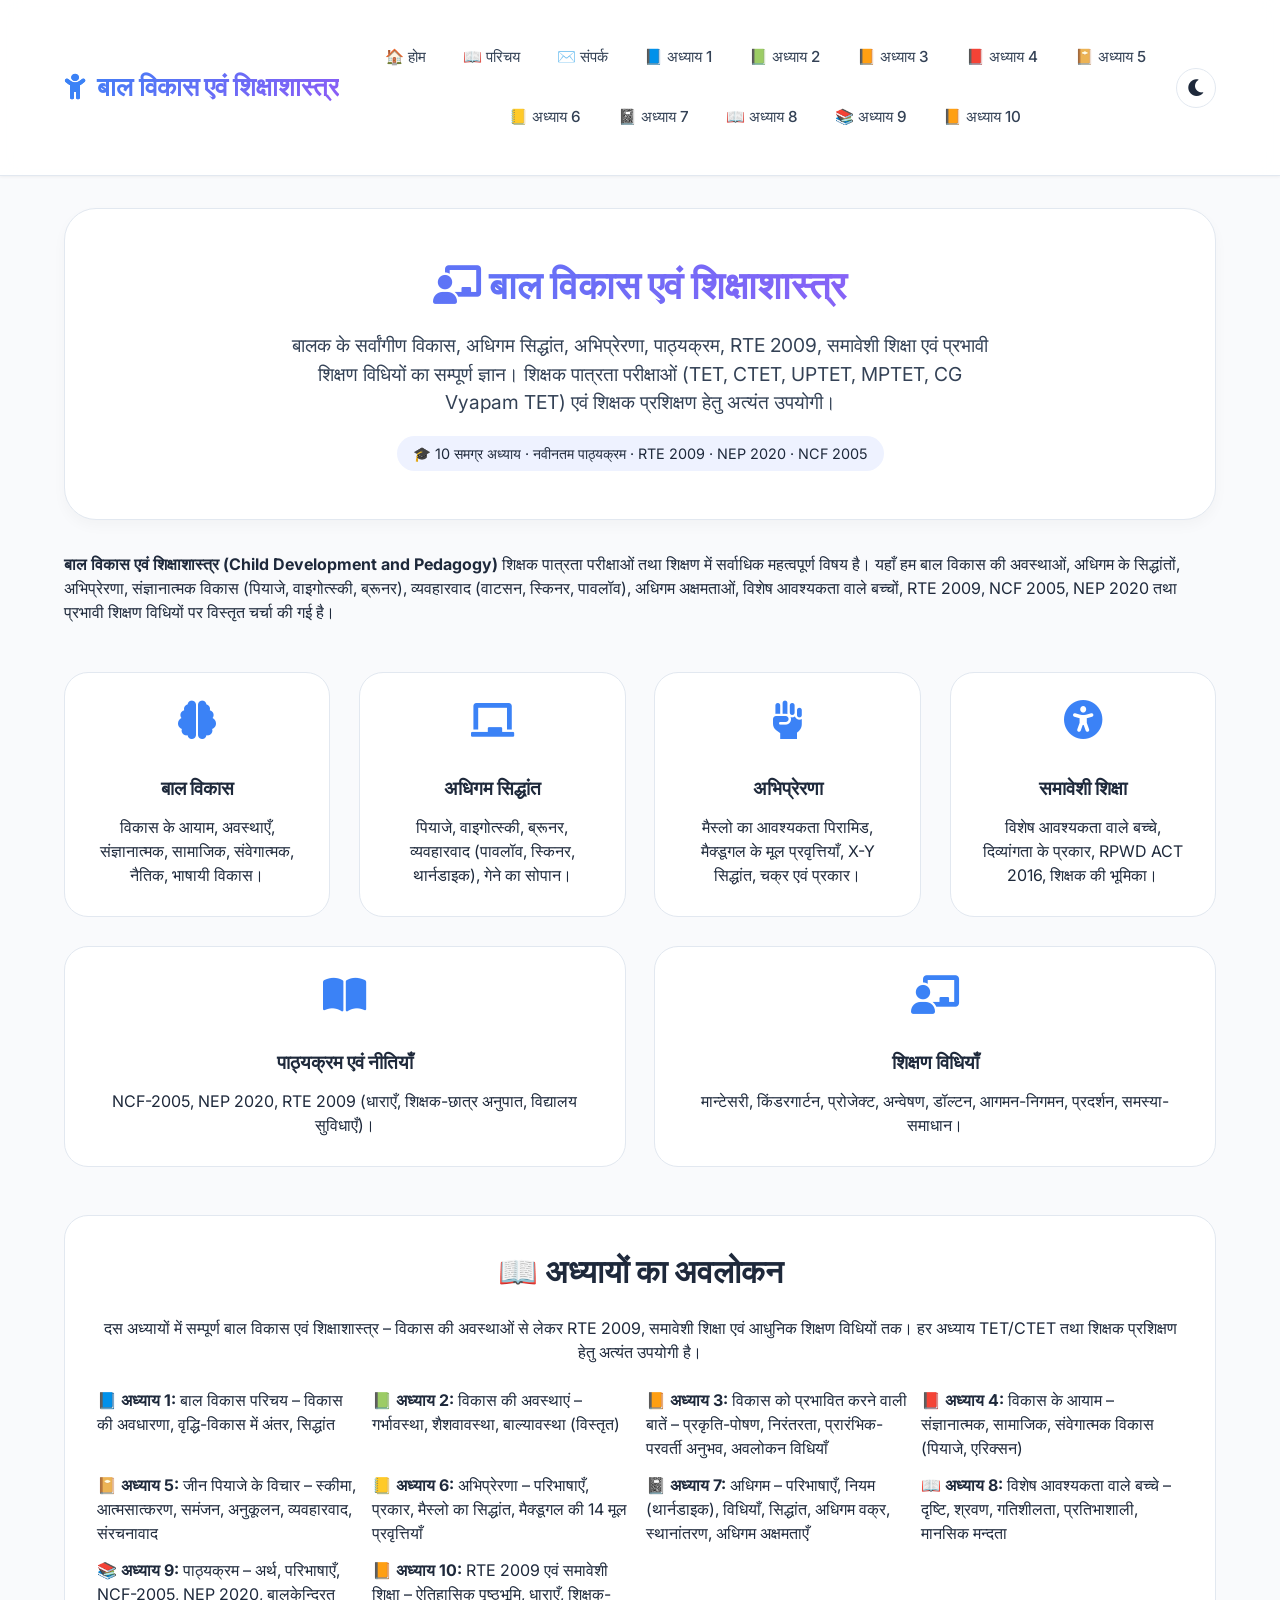
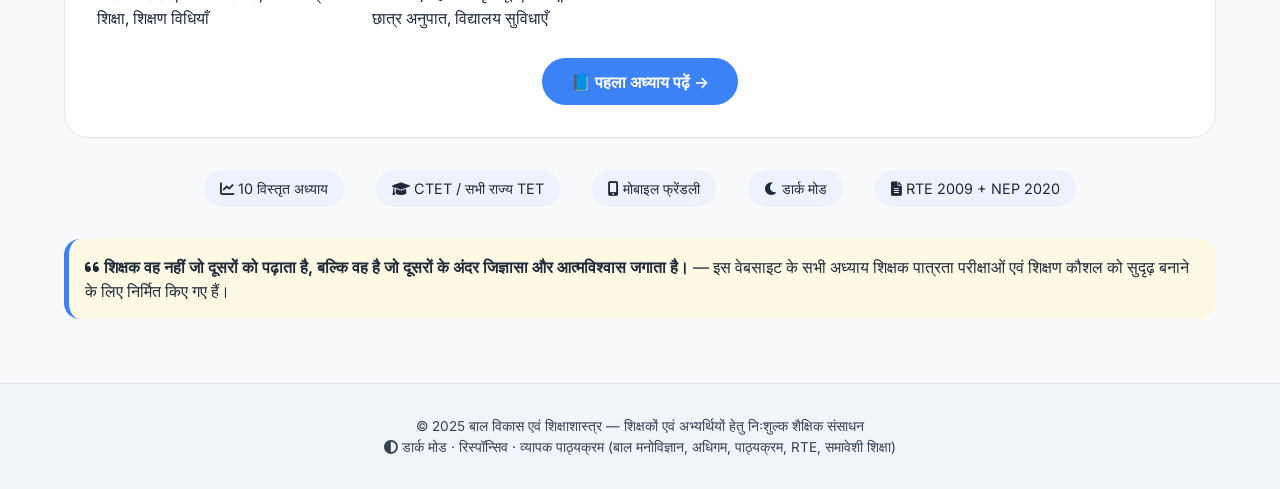
<file: index.html>
<!DOCTYPE html>
<html lang="hi">
<head>
  <meta charset="UTF-8">
  <meta name="viewport" content="width=device-width, initial-scale=1.0, viewport-fit=cover">
  <title>बाल विकास एवं शिक्षाशास्त्र | हिंदी शिक्षाशास्त्र</title>
  <meta name="description" content="बाल विकास, शिक्षाशास्त्र, अभिप्रेरणा, अधिगम, पाठ्यक्रम, RTE 2009, समावेशी शिक्षा एवं शिक्षण विधियों की संपूर्ण जानकारी">
  <link href="https://fonts.googleapis.com/css2?family=Inter:opsz,wght@14..32,300;400;500;600;700&display=swap" rel="stylesheet">
  <link rel="stylesheet" href="https://cdnjs.cloudflare.com/ajax/libs/font-awesome/6.0.0-beta3/css/all.min.css">
  <link rel="stylesheet" href="style.css">
</head>
<body>

  <!-- HEADER: Mobile Toggle Menu + Dark Mode -->
  <header class="site-header">
    <div class="container header-container">
      <div class="logo">
        <a href="index.html"><i class="fas fa-child"></i> बाल विकास एवं शिक्षाशास्त्र</a>
      </div>
      
      <button class="hamburger" id="hamburgerBtn" aria-label="मेनू टॉगल करें">
        <span class="bar"></span>
        <span class="bar"></span>
        <span class="bar"></span>
      </button>

      <nav class="nav-menu" id="navMenu">
        <ul class="nav-list">
          <li><a href="index.html">🏠 होम</a></li>
          <li><a href="about.html">📖 परिचय</a></li>
          <li><a href="contact.html">✉️ संपर्क</a></li>
          <li><a href="chapter-1.html">📘 अध्याय 1</a></li>
          <li><a href="chapter-2.html">📗 अध्याय 2</a></li>
          <li><a href="chapter-3.html">📙 अध्याय 3</a></li>
          <li><a href="chapter-4.html">📕 अध्याय 4</a></li>
          <li><a href="chapter-5.html">📔 अध्याय 5</a></li>
          <li><a href="chapter-6.html">📒 अध्याय 6</a></li>
          <li><a href="chapter-7.html">📓 अध्याय 7</a></li>
          <li><a href="chapter-8.html">📖 अध्याय 8</a></li>
          <li><a href="chapter-9.html">📚 अध्याय 9</a></li>
          <li><a href="chapter-10.html">📙 अध्याय 10</a></li>
        </ul>
      </nav>

      <button class="dark-toggle" id="darkModeToggle" aria-label="डार्क मोड">
        <i class="fas fa-moon"></i>
      </button>
    </div>
  </header>

  <main class="main-content">
    <div class="container fade-in">
      <!-- Hero Section -->
      <div class="hero">
        <h1><i class="fas fa-chalkboard-user"></i> बाल विकास एवं शिक्षाशास्त्र</h1>
        <p>बालक के सर्वांगीण विकास, अधिगम सिद्धांत, अभिप्रेरणा, पाठ्यक्रम, RTE 2009, समावेशी शिक्षा एवं प्रभावी शिक्षण विधियों का सम्पूर्ण ज्ञान। शिक्षक पात्रता परीक्षाओं (TET, CTET, UPTET, MPTET, CG Vyapam TET) एवं शिक्षक प्रशिक्षण हेतु अत्यंत उपयोगी।</p>
        <div class="hero-badge">🎓 10 समग्र अध्याय · नवीनतम पाठ्यक्रम · RTE 2009 · NEP 2020 · NCF 2005</div>
      </div>

      <!-- परिचय कार्ड -->
      <div class="card">
        <p><strong>बाल विकास एवं शिक्षाशास्त्र (Child Development and Pedagogy)</strong> शिक्षक पात्रता परीक्षाओं तथा शिक्षण में सर्वाधिक महत्वपूर्ण विषय है। यहाँ हम बाल विकास की अवस्थाओं, अधिगम के सिद्धांतों, अभिप्रेरणा, संज्ञानात्मक विकास (पियाजे, वाइगोत्स्की, ब्रूनर), व्यवहारवाद (वाटसन, स्किनर, पावलॉव), अधिगम अक्षमताओं, विशेष आवश्यकता वाले बच्चों, RTE 2009, NCF 2005, NEP 2020 तथा प्रभावी शिक्षण विधियों पर विस्तृत चर्चा की गई है।</p>
      </div>

      <!-- मुख्य विशेषताएँ ग्रिड -->
      <div class="card-grid">
        <div class="info-card">
          <i class="fas fa-brain"></i>
          <h3>बाल विकास</h3>
          <p>विकास के आयाम, अवस्थाएँ, संज्ञानात्मक, सामाजिक, संवेगात्मक, नैतिक, भाषायी विकास।</p>
        </div>
        <div class="info-card">
          <i class="fas fa-chalkboard"></i>
          <h3>अधिगम सिद्धांत</h3>
          <p>पियाजे, वाइगोत्स्की, ब्रूनर, व्यवहारवाद (पावलॉव, स्किनर, थार्नडाइक), गेने का सोपान।</p>
        </div>
        <div class="info-card">
          <i class="fas fa-hand-fist"></i>
          <h3>अभिप्रेरणा</h3>
          <p>मैस्लो का आवश्यकता पिरामिड, मैक्डूगल के मूल प्रवृत्तियाँ, X-Y सिद्धांत, चक्र एवं प्रकार।</p>
        </div>
        <div class="info-card">
          <i class="fas fa-universal-access"></i>
          <h3>समावेशी शिक्षा</h3>
          <p>विशेष आवश्यकता वाले बच्चे, दिव्यांगता के प्रकार, RPWD ACT 2016, शिक्षक की भूमिका।</p>
        </div>
        <div class="info-card">
          <i class="fas fa-book-open"></i>
          <h3>पाठ्यक्रम एवं नीतियाँ</h3>
          <p>NCF-2005, NEP 2020, RTE 2009 (धाराएँ, शिक्षक-छात्र अनुपात, विद्यालय सुविधाएँ)।</p>
        </div>
        <div class="info-card">
          <i class="fas fa-chalkboard-user"></i>
          <h3>शिक्षण विधियाँ</h3>
          <p>मान्टेसरी, किंडरगार्टन, प्रोजेक्ट, अन्वेषण, डॉल्टन, आगमन-निगमन, प्रदर्शन, समस्या-समाधान।</p>
        </div>
      </div>

      <!-- अध्यायों की सूची -->
      <div class="welcome-note">
        <h2>📖 अध्यायों का अवलोकन</h2>
        <p>दस अध्यायों में सम्पूर्ण बाल विकास एवं शिक्षाशास्त्र – विकास की अवस्थाओं से लेकर RTE 2009, समावेशी शिक्षा एवं आधुनिक शिक्षण विधियों तक। हर अध्याय TET/CTET तथा शिक्षक प्रशिक्षण हेतु अत्यंत उपयोगी है।</p>
        <div style="display: grid; grid-template-columns: repeat(auto-fit, minmax(240px, 1fr)); gap: 0.8rem; margin-top: 1.5rem; text-align: left;">
          <div><strong>📘 अध्याय 1:</strong> बाल विकास परिचय – विकास की अवधारणा, वृद्धि-विकास में अंतर, सिद्धांत</div>
          <div><strong>📗 अध्याय 2:</strong> विकास की अवस्थाएं – गर्भावस्था, शैशवावस्था, बाल्यावस्था (विस्तृत)</div>
          <div><strong>📙 अध्याय 3:</strong> विकास को प्रभावित करने वाली बातें – प्रकृति-पोषण, निरंतरता, प्रारंभिक-परवर्ती अनुभव, अवलोकन विधियाँ</div>
          <div><strong>📕 अध्याय 4:</strong> विकास के आयाम – संज्ञानात्मक, सामाजिक, संवेगात्मक विकास (पियाजे, एरिक्सन)</div>
          <div><strong>📔 अध्याय 5:</strong> जीन पियाजे के विचार – स्कीमा, आत्मसात्करण, समंजन, अनुकूलन, व्यवहारवाद, संरचनावाद</div>
          <div><strong>📒 अध्याय 6:</strong> अभिप्रेरणा – परिभाषाएँ, प्रकार, मैस्लो का सिद्धांत, मैक्डूगल की 14 मूल प्रवृत्तियाँ</div>
          <div><strong>📓 अध्याय 7:</strong> अधिगम – परिभाषाएँ, नियम (थार्नडाइक), विधियाँ, सिद्धांत, अधिगम वक्र, स्थानांतरण, अधिगम अक्षमताएँ</div>
          <div><strong>📖 अध्याय 8:</strong> विशेष आवश्यकता वाले बच्चे – दृष्टि, श्रवण, गतिशीलता, प्रतिभाशाली, मानसिक मन्दता</div>
          <div><strong>📚 अध्याय 9:</strong> पाठ्यक्रम – अर्थ, परिभाषाएँ, NCF-2005, NEP 2020, बालकेन्द्रित शिक्षा, शिक्षण विधियाँ</div>
          <div><strong>📙 अध्याय 10:</strong> RTE 2009 एवं समावेशी शिक्षा – ऐतिहासिक पृष्ठभूमि, धाराएँ, शिक्षक-छात्र अनुपात, विद्यालय सुविधाएँ</div>
        </div>
        <a href="chapter-1.html" class="cta-link" style="margin-top: 1.8rem;">📘 पहला अध्याय पढ़ें →</a>
      </div>

      <!-- परीक्षा उपयोगिता एवं संदर्भ -->
      <div class="about-stats" style="justify-content: center; margin-bottom: 2rem;">
        <span><i class="fas fa-chart-line"></i> 10 विस्तृत अध्याय</span>
        <span><i class="fas fa-graduation-cap"></i> CTET / सभी राज्य TET</span>
        <span><i class="fas fa-mobile-alt"></i> मोबाइल फ्रेंडली</span>
        <span><i class="fas fa-moon"></i> डार्क मोड</span>
        <span><i class="fas fa-file-alt"></i> RTE 2009 + NEP 2020</span>
      </div>

      <!-- अतिरिक्त नोट -->
      <div class="tip-box">
        <i class="fas fa-quote-left"></i> <strong>शिक्षक वह नहीं जो दूसरों को पढ़ाता है, बल्कि वह है जो दूसरों के अंदर जिज्ञासा और आत्मविश्वास जगाता है।</strong> — इस वेबसाइट के सभी अध्याय शिक्षक पात्रता परीक्षाओं एवं शिक्षण कौशल को सुदृढ़ बनाने के लिए निर्मित किए गए हैं।
      </div>
    </div>
  </main>

  <footer class="site-footer">
    <div class="container footer-inner">
      <p>© 2025 बाल विकास एवं शिक्षाशास्त्र — शिक्षकों एवं अभ्यर्थियों हेतु निःशुल्क शैक्षिक संसाधन</p>
      <p><i class="fas fa-adjust"></i> डार्क मोड · रिस्पॉन्सिव · व्यापक पाठ्यक्रम (बाल मनोविज्ञान, अधिगम, पाठ्यक्रम, RTE, समावेशी शिक्षा)</p>
    </div>
  </footer>

  <script src="script.js"></script>
  <script>
    // Ensure active link highlight on current page
    document.addEventListener('DOMContentLoaded', function() {
      const currentPage = window.location.pathname.split('/').pop() || 'index.html';
      const navLinks = document.querySelectorAll('.nav-list a');
      navLinks.forEach(link => {
        const href = link.getAttribute('href');
        if (href === currentPage) {
          link.classList.add('active');
        } else {
          link.classList.remove('active');
        }
      });
    });
  </script>
</body>
</html>
</file>
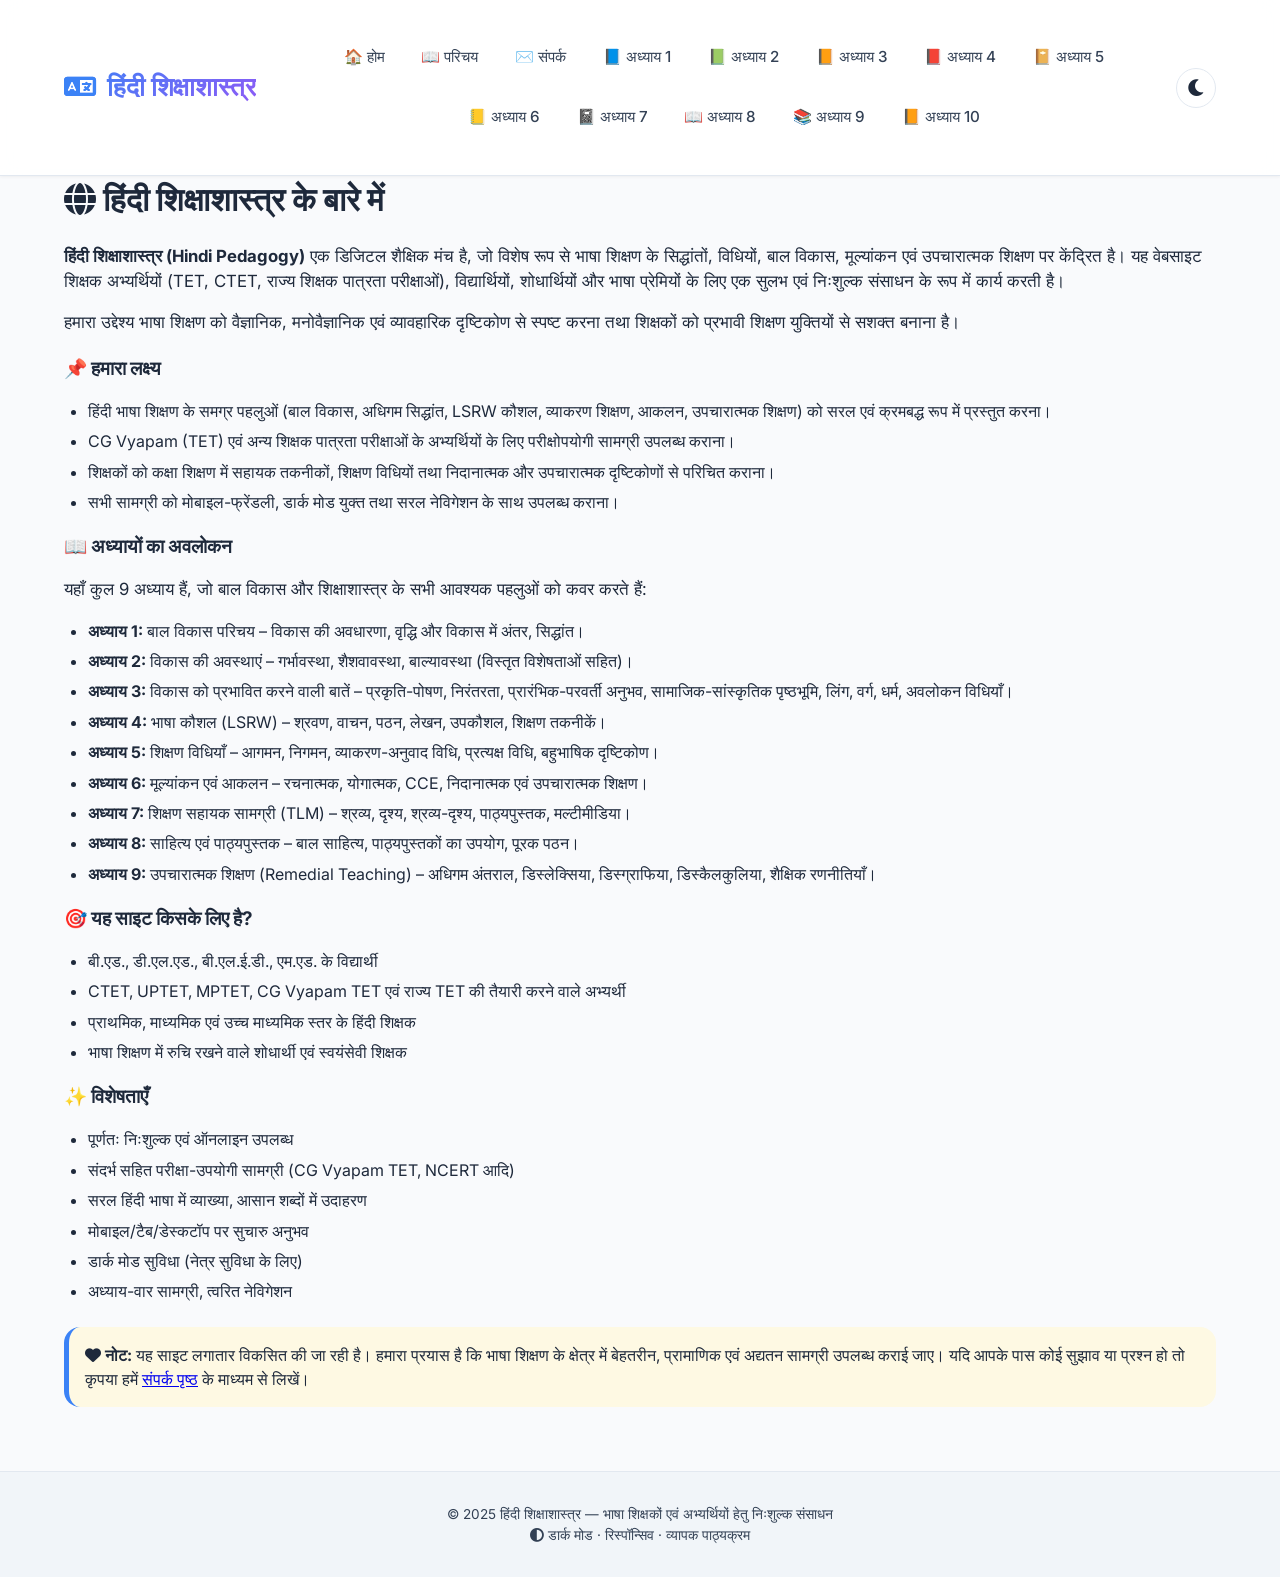
<file: about.html>
<!DOCTYPE html>
<html lang="hi">
<head>
  <meta charset="UTF-8">
  <meta name="viewport" content="width=device-width, initial-scale=1.0, viewport-fit=cover">
  <title>परिचय | हिंदी शिक्षाशास्त्र</title>
  <link href="https://fonts.googleapis.com/css2?family=Inter:opsz,wght@14..32,300;400;500;600;700&display=swap" rel="stylesheet">
  <link rel="stylesheet" href="https://cdnjs.cloudflare.com/ajax/libs/font-awesome/6.0.0-beta3/css/all.min.css">
  <link rel="stylesheet" href="style.css">
</head>
<body>

  <!-- HEADER: Mobile Toggle Menu + Dark Mode -->
  <header class="site-header">
    <div class="container header-container">
      <div class="logo">
        <a href="index.html"><i class="fas fa-language"></i> हिंदी शिक्षाशास्त्र</a>
      </div>
      
      <button class="hamburger" id="hamburgerBtn" aria-label="मेनू टॉगल करें">
        <span class="bar"></span>
        <span class="bar"></span>
        <span class="bar"></span>
      </button>

      <nav class="nav-menu" id="navMenu">
        <ul class="nav-list">
          <li><a href="index.html">🏠 होम</a></li>
          <li><a href="about.html">📖 परिचय</a></li>
          <li><a href="contact.html">✉️ संपर्क</a></li>
          <li><a href="chapter-1.html">📘 अध्याय 1</a></li>
          <li><a href="chapter-2.html">📗 अध्याय 2</a></li>
          <li><a href="chapter-3.html">📙 अध्याय 3</a></li>
          <li><a href="chapter-4.html">📕 अध्याय 4</a></li>
          <li><a href="chapter-5.html">📔 अध्याय 5</a></li>
          <li><a href="chapter-6.html">📒 अध्याय 6</a></li>
          <li><a href="chapter-7.html">📓 अध्याय 7</a></li>
          <li><a href="chapter-8.html">📖 अध्याय 8</a></li>
          <li><a href="chapter-9.html">📚 अध्याय 9</a></li>
<li><a href="chapter-10.html">📙 अध्याय 10</a></li>
        </ul>
      </nav>

      <button class="dark-toggle" id="darkModeToggle" aria-label="डार्क मोड">
        <i class="fas fa-moon"></i>
      </button>
    </div>
  </header>

  <main class="main-content">
    <div class="container fade-in">
      <h2><i class="fas fa-globe"></i> हिंदी शिक्षाशास्त्र के बारे में</h2>
      <div class="about-content">
        <div class="card">
          <p><strong>हिंदी शिक्षाशास्त्र (Hindi Pedagogy)</strong> एक डिजिटल शैक्षिक मंच है, जो विशेष रूप से भाषा शिक्षण के सिद्धांतों, विधियों, बाल विकास, मूल्यांकन एवं उपचारात्मक शिक्षण पर केंद्रित है। यह वेबसाइट शिक्षक अभ्यर्थियों (TET, CTET, राज्य शिक्षक पात्रता परीक्षाओं), विद्यार्थियों, शोधार्थियों और भाषा प्रेमियों के लिए एक सुलभ एवं निःशुल्क संसाधन के रूप में कार्य करती है।</p>
          <p>हमारा उद्देश्य भाषा शिक्षण को वैज्ञानिक, मनोवैज्ञानिक एवं व्यावहारिक दृष्टिकोण से स्पष्ट करना तथा शिक्षकों को प्रभावी शिक्षण युक्तियों से सशक्त बनाना है।</p>
        </div>

        <div class="card">
          <h3>📌 हमारा लक्ष्य</h3>
          <ul>
            <li>हिंदी भाषा शिक्षण के समग्र पहलुओं (बाल विकास, अधिगम सिद्धांत, LSRW कौशल, व्याकरण शिक्षण, आकलन, उपचारात्मक शिक्षण) को सरल एवं क्रमबद्ध रूप में प्रस्तुत करना।</li>
            <li>CG Vyapam (TET) एवं अन्य शिक्षक पात्रता परीक्षाओं के अभ्यर्थियों के लिए परीक्षोपयोगी सामग्री उपलब्ध कराना।</li>
            <li>शिक्षकों को कक्षा शिक्षण में सहायक तकनीकों, शिक्षण विधियों तथा निदानात्मक और उपचारात्मक दृष्टिकोणों से परिचित कराना।</li>
            <li>सभी सामग्री को मोबाइल-फ्रेंडली, डार्क मोड युक्त तथा सरल नेविगेशन के साथ उपलब्ध कराना।</li>
          </ul>
        </div>

        <div class="card">
          <h3>📖 अध्यायों का अवलोकन</h3>
          <p>यहाँ कुल 9 अध्याय हैं, जो बाल विकास और शिक्षाशास्त्र के सभी आवश्यक पहलुओं को कवर करते हैं:</p>
          <ul>
            <li><strong>अध्याय 1:</strong> बाल विकास परिचय – विकास की अवधारणा, वृद्धि और विकास में अंतर, सिद्धांत।</li>
            <li><strong>अध्याय 2:</strong> विकास की अवस्थाएं – गर्भावस्था, शैशवावस्था, बाल्यावस्था (विस्तृत विशेषताओं सहित)।</li>
            <li><strong>अध्याय 3:</strong> विकास को प्रभावित करने वाली बातें – प्रकृति-पोषण, निरंतरता, प्रारंभिक-परवर्ती अनुभव, सामाजिक-सांस्कृतिक पृष्ठभूमि, लिंग, वर्ग, धर्म, अवलोकन विधियाँ।</li>
            <li><strong>अध्याय 4:</strong> भाषा कौशल (LSRW) – श्रवण, वाचन, पठन, लेखन, उपकौशल, शिक्षण तकनीकें।</li>
            <li><strong>अध्याय 5:</strong> शिक्षण विधियाँ – आगमन, निगमन, व्याकरण-अनुवाद विधि, प्रत्यक्ष विधि, बहुभाषिक दृष्टिकोण।</li>
            <li><strong>अध्याय 6:</strong> मूल्यांकन एवं आकलन – रचनात्मक, योगात्मक, CCE, निदानात्मक एवं उपचारात्मक शिक्षण।</li>
            <li><strong>अध्याय 7:</strong> शिक्षण सहायक सामग्री (TLM) – श्रव्य, दृश्य, श्रव्य-दृश्य, पाठ्यपुस्तक, मल्टीमीडिया।</li>
            <li><strong>अध्याय 8:</strong> साहित्य एवं पाठ्यपुस्तक – बाल साहित्य, पाठ्यपुस्तकों का उपयोग, पूरक पठन।</li>
            <li><strong>अध्याय 9:</strong> उपचारात्मक शिक्षण (Remedial Teaching) – अधिगम अंतराल, डिस्लेक्सिया, डिस्ग्राफिया, डिस्कैलकुलिया, शैक्षिक रणनीतियाँ।</li>
          </ul>
        </div>

        <div class="card">
          <h3>🎯 यह साइट किसके लिए है?</h3>
          <ul>
            <li>बी.एड., डी.एल.एड., बी.एल.ई.डी., एम.एड. के विद्यार्थी</li>
            <li>CTET, UPTET, MPTET, CG Vyapam TET एवं राज्य TET की तैयारी करने वाले अभ्यर्थी</li>
            <li>प्राथमिक, माध्यमिक एवं उच्च माध्यमिक स्तर के हिंदी शिक्षक</li>
            <li>भाषा शिक्षण में रुचि रखने वाले शोधार्थी एवं स्वयंसेवी शिक्षक</li>
          </ul>
        </div>

        <div class="card">
          <h3>✨ विशेषताएँ</h3>
          <ul>
            <li>पूर्णतः निःशुल्क एवं ऑनलाइन उपलब्ध</li>
            <li>संदर्भ सहित परीक्षा-उपयोगी सामग्री (CG Vyapam TET, NCERT आदि)</li>
            <li>सरल हिंदी भाषा में व्याख्या, आसान शब्दों में उदाहरण</li>
            <li>मोबाइल/टैब/डेस्कटॉप पर सुचारु अनुभव</li>
            <li>डार्क मोड सुविधा (नेत्र सुविधा के लिए)</li>
            <li>अध्याय-वार सामग्री, त्वरित नेविगेशन</li>
          </ul>
        </div>

        <div class="tip-box">
          <i class="fas fa-heart"></i> <strong>नोट:</strong> यह साइट लगातार विकसित की जा रही है। हमारा प्रयास है कि भाषा शिक्षण के क्षेत्र में बेहतरीन, प्रामाणिक एवं अद्यतन सामग्री उपलब्ध कराई जाए। यदि आपके पास कोई सुझाव या प्रश्न हो तो कृपया हमें <a href="contact.html">संपर्क पृष्ठ</a> के माध्यम से लिखें।
        </div>
      </div>
    </div>
  </main>

  <footer class="site-footer">
    <div class="container footer-inner">
      <p>© 2025 हिंदी शिक्षाशास्त्र — भाषा शिक्षकों एवं अभ्यर्थियों हेतु निःशुल्क संसाधन</p>
      <p><i class="fas fa-adjust"></i> डार्क मोड · रिस्पॉन्सिव · व्यापक पाठ्यक्रम</p>
    </div>
  </footer>

  <script src="script.js"></script>
</body>
</html>
</file>
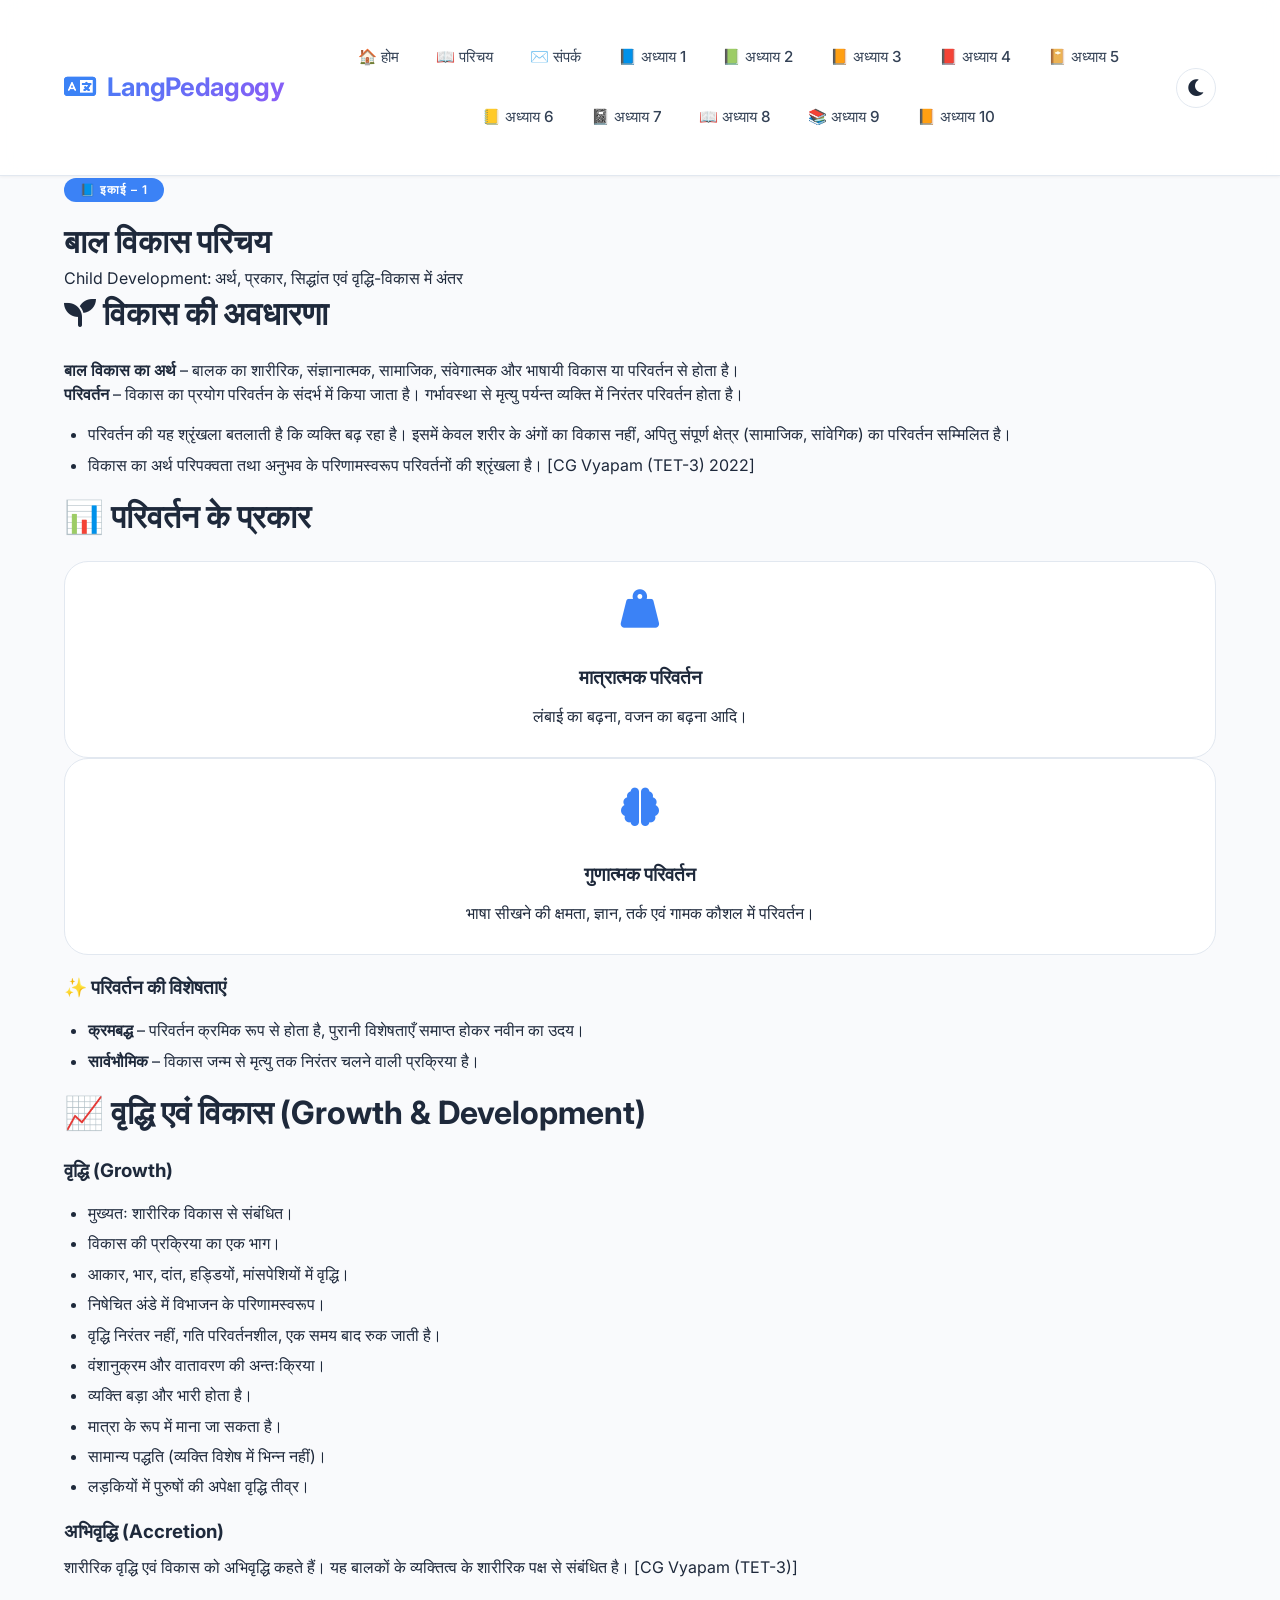
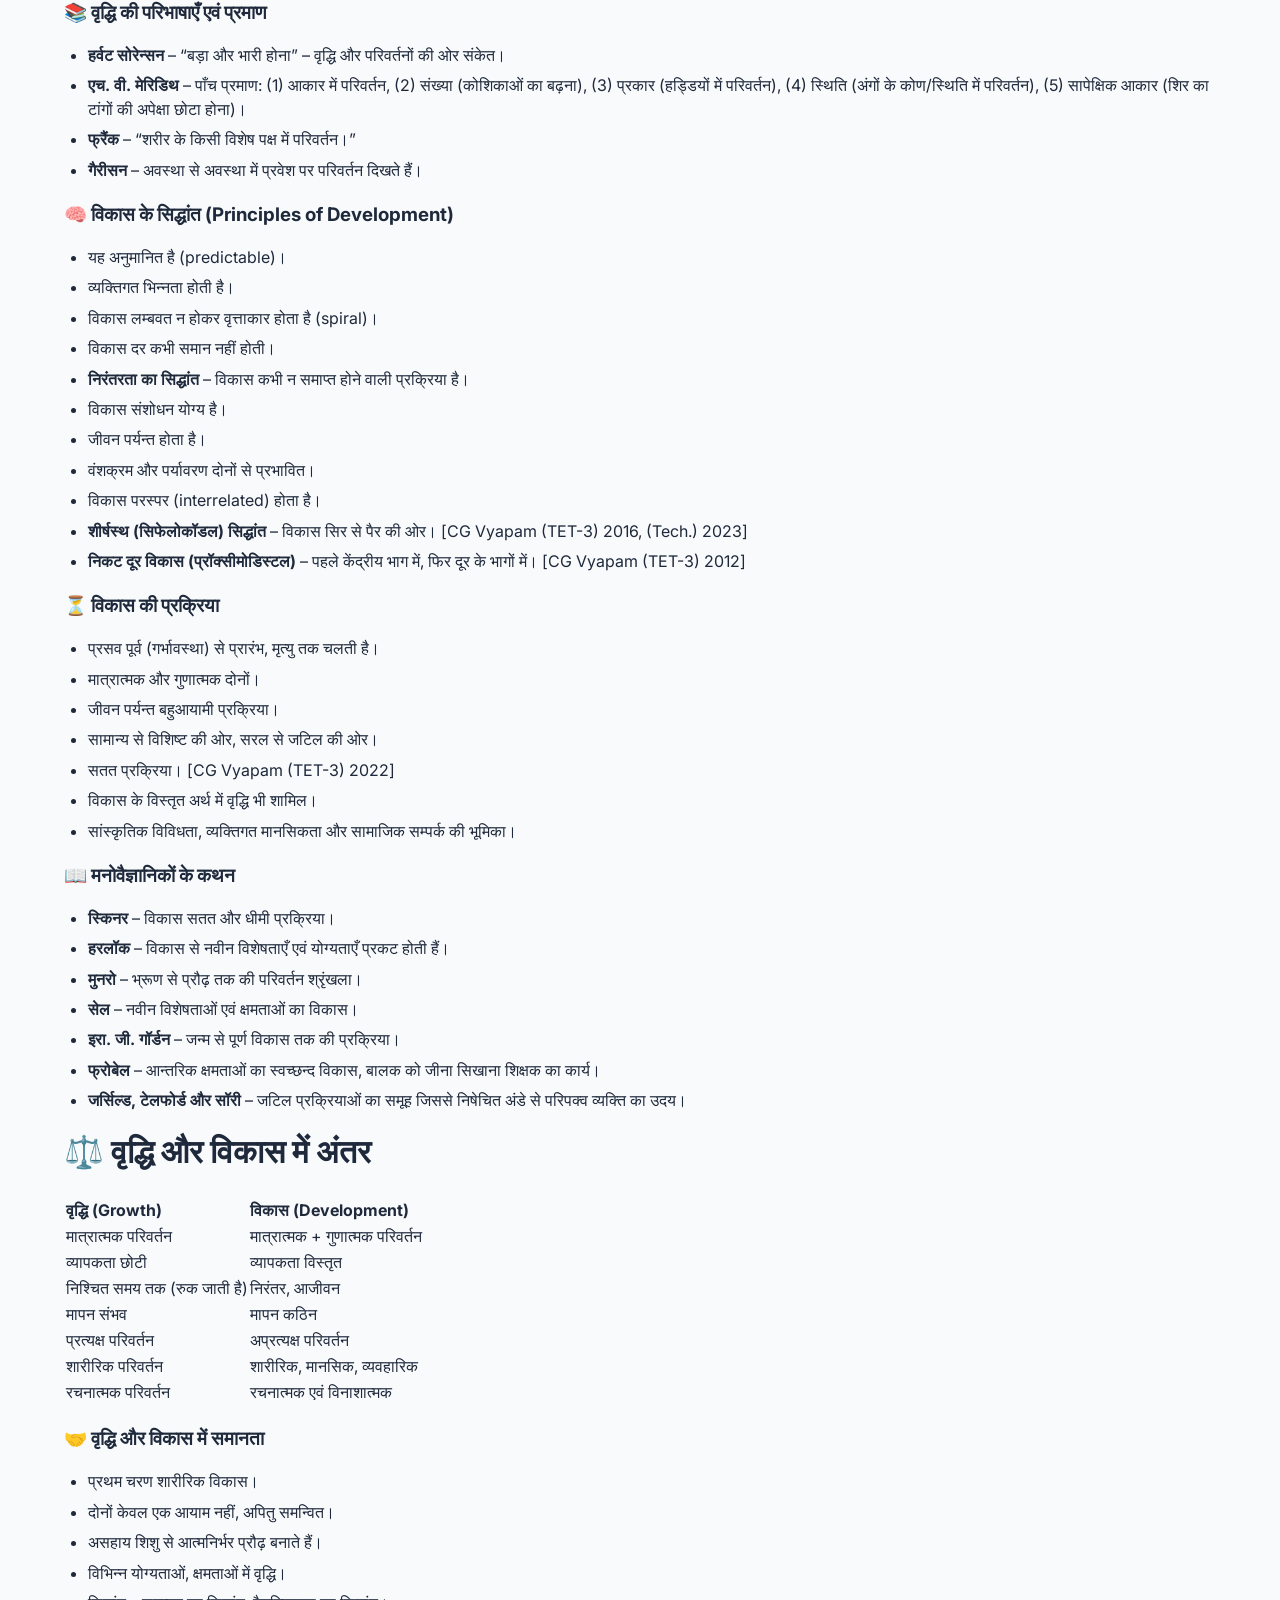
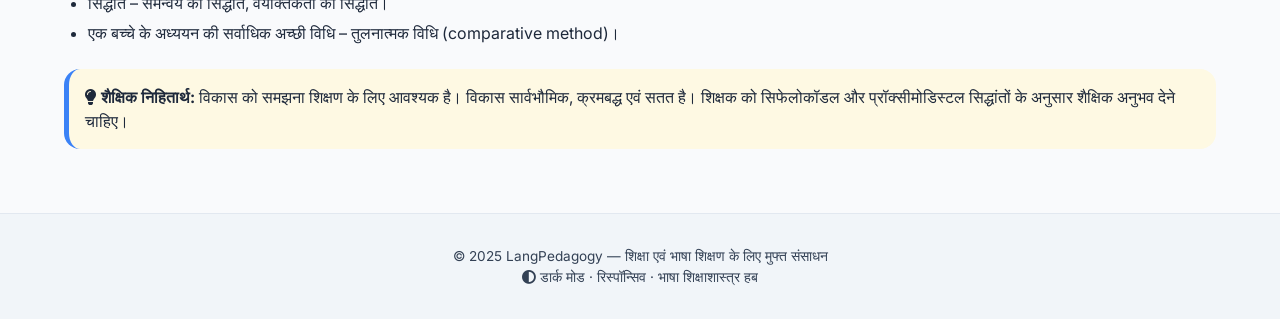
<file: chapter-1.html>
<!DOCTYPE html>
<html lang="hi">
<head>
  <meta charset="UTF-8">
  <meta name="viewport" content="width=device-width, initial-scale=1.0, viewport-fit=cover">
  <title>Chapter 1: बाल विकास परिचय | LangPedagogy</title>
  <link href="https://fonts.googleapis.com/css2?family=Inter:opsz,wght@14..32,300;400;500;600;700&display=swap" rel="stylesheet">
  <link rel="stylesheet" href="https://cdnjs.cloudflare.com/ajax/libs/font-awesome/6.0.0-beta3/css/all.min.css">
  <link rel="stylesheet" href="style.css">
  <style>
    /* Additional style for Hindi content */
    .sanskriti {
      font-family: 'Inter', sans-serif;
    }
    .comparison-table th, .comparison-table td {
      text-align: left;
    }
  </style>
</head>
<body>

  <!-- HEADER: Mobile Toggle Menu + Dark Mode -->
  <header class="site-header">
    <div class="container header-container">
      <div class="logo">
        <a href="index.html"><i class="fas fa-language"></i> LangPedagogy</a>
      </div>
      
      <button class="hamburger" id="hamburgerBtn" aria-label="Toggle navigation menu">
        <span class="bar"></span>
        <span class="bar"></span>
        <span class="bar"></span>
      </button>

      <nav class="nav-menu" id="navMenu">
            <ul class="nav-list">
          <li><a href="index.html">🏠 होम</a></li>
          <li><a href="about.html">📖 परिचय</a></li>
          <li><a href="contact.html">✉️ संपर्क</a></li>
          <li><a href="chapter-1.html">📘 अध्याय 1</a></li>
          <li><a href="chapter-2.html">📗 अध्याय 2</a></li>
          <li><a href="chapter-3.html">📙 अध्याय 3</a></li>
          <li><a href="chapter-4.html">📕 अध्याय 4</a></li>
          <li><a href="chapter-5.html">📔 अध्याय 5</a></li>
          <li><a href="chapter-6.html">📒 अध्याय 6</a></li>
          <li><a href="chapter-7.html">📓 अध्याय 7</a></li>
          <li><a href="chapter-8.html">📖 अध्याय 8</a></li>
          <li><a href="chapter-9.html">📚 अध्याय 9</a></li>
<li><a href="chapter-10.html">📙 अध्याय 10</a></li>
        </ul>
      </nav>

      <button class="dark-toggle" id="darkModeToggle" aria-label="Dark mode">
        <i class="fas fa-moon"></i>
      </button>
    </div>
  </header>

  <main class="main-content">
    <div class="container">
      <span class="chapter-badge">📘 इकाई – 1</span>
      <h1>बाल विकास परिचय</h1>
      <p class="subtitle">Child Development: अर्थ, प्रकार, सिद्धांत एवं वृद्धि-विकास में अंतर</p>

      <!-- विकास की अवधारणा -->
      <div class="card">
        <h2><i class="fas fa-seedling"></i> विकास की अवधारणा</h2>
        <p><strong>बाल विकास का अर्थ</strong> – बालक का शारीरिक, संज्ञानात्मक, सामाजिक, संवेगात्मक और भाषायी विकास या परिवर्तन से होता है।</p>
        <p><strong>परिवर्तन</strong> – विकास का प्रयोग परिवर्तन के संदर्भ में किया जाता है। गर्भावस्था से मृत्यु पर्यन्त व्यक्ति में निरंतर परिवर्तन होता है।</p>
        <ul>
          <li>परिवर्तन की यह श्रृंखला बतलाती है कि व्यक्ति बढ़ रहा है। इसमें केवल शरीर के अंगों का विकास नहीं, अपितु संपूर्ण क्षेत्र (सामाजिक, सांवेगिक) का परिवर्तन सम्मिलित है।</li>
          <li>विकास का अर्थ परिपक्वता तथा अनुभव के परिणामस्वरूप परिवर्तनों की श्रृंखला है। [CG Vyapam (TET-3) 2022]</li>
        </ul>
      </div>

      <!-- परिवर्तन के प्रकार -->
      <h2>📊 परिवर्तन के प्रकार</h2>
      <div class="grid-2">
        <div class="info-card">
          <i class="fas fa-weight-hanging"></i>
          <h3>मात्रात्मक परिवर्तन</h3>
          <p>लंबाई का बढ़ना, वजन का बढ़ना आदि।</p>
        </div>
        <div class="info-card">
          <i class="fas fa-brain"></i>
          <h3>गुणात्मक परिवर्तन</h3>
          <p>भाषा सीखने की क्षमता, ज्ञान, तर्क एवं गामक कौशल में परिवर्तन।</p>
        </div>
      </div>

      <!-- परिवर्तन की विशेषताएं -->
      <div class="card">
        <h3>✨ परिवर्तन की विशेषताएं</h3>
        <ul>
          <li><strong>क्रमबद्ध</strong> – परिवर्तन क्रमिक रूप से होता है, पुरानी विशेषताएँ समाप्त होकर नवीन का उदय।</li>
          <li><strong>सार्वभौमिक</strong> – विकास जन्म से मृत्यु तक निरंतर चलने वाली प्रक्रिया है।</li>
        </ul>
      </div>

      <!-- वृद्धि एवं विकास – विस्तृत -->
      <h2>📈 वृद्धि एवं विकास (Growth & Development)</h2>
      <div class="card">
        <h3>वृद्धि (Growth)</h3>
        <ul>
          <li>मुख्यतः शारीरिक विकास से संबंधित।</li>
          <li>विकास की प्रक्रिया का एक भाग।</li>
          <li>आकार, भार, दांत, हड्डियों, मांसपेशियों में वृद्धि।</li>
          <li>निषेचित अंडे में विभाजन के परिणामस्वरूप।</li>
          <li>वृद्धि निरंतर नहीं, गति परिवर्तनशील, एक समय बाद रुक जाती है।</li>
          <li>वंशानुक्रम और वातावरण की अन्तःक्रिया।</li>
          <li>व्यक्ति बड़ा और भारी होता है।</li>
          <li>मात्रा के रूप में माना जा सकता है।</li>
          <li>सामान्य पद्धति (व्यक्ति विशेष में भिन्न नहीं)।</li>
          <li>लड़कियों में पुरुषों की अपेक्षा वृद्धि तीव्र।</li>
        </ul>
      </div>

      <div class="card">
        <h3>अभिवृद्धि (Accretion)</h3>
        <p>शारीरिक वृद्धि एवं विकास को अभिवृद्धि कहते हैं। यह बालकों के व्यक्तित्व के शारीरिक पक्ष से संबंधित है। [CG Vyapam (TET-3)]</p>
      </div>

      <!-- विकास की परिभाषाएँ (प्रमाण) -->
      <div class="card">
        <h3>📚 वृद्धि की परिभाषाएँ एवं प्रमाण</h3>
        <ul>
          <li><strong>हर्वट सोरेन्सन</strong> – “बड़ा और भारी होना” – वृद्धि और परिवर्तनों की ओर संकेत।</li>
          <li><strong>एच. वी. मेरिडिथ</strong> – पाँच प्रमाण: (1) आकार में परिवर्तन, (2) संख्या (कोशिकाओं का बढ़ना), (3) प्रकार (हड्डियों में परिवर्तन), (4) स्थिति (अंगों के कोण/स्थिति में परिवर्तन), (5) सापेक्षिक आकार (शिर का टांगों की अपेक्षा छोटा होना)।</li>
          <li><strong>फ्रैंक</strong> – “शरीर के किसी विशेष पक्ष में परिवर्तन।”</li>
          <li><strong>गैरीसन</strong> – अवस्था से अवस्था में प्रवेश पर परिवर्तन दिखते हैं।</li>
        </ul>
      </div>

      <!-- विकास के सिद्धांत -->
      <div class="card">
        <h3>🧠 विकास के सिद्धांत (Principles of Development)</h3>
        <ul>
          <li>यह अनुमानित है (predictable)।</li>
          <li>व्यक्तिगत भिन्नता होती है।</li>
          <li>विकास लम्बवत न होकर वृत्ताकार होता है (spiral)।</li>
          <li>विकास दर कभी समान नहीं होती।</li>
          <li><strong>निरंतरता का सिद्धांत</strong> – विकास कभी न समाप्त होने वाली प्रक्रिया है।</li>
          <li>विकास संशोधन योग्य है।</li>
          <li>जीवन पर्यन्त होता है।</li>
          <li>वंशक्रम और पर्यावरण दोनों से प्रभावित।</li>
          <li>विकास परस्पर (interrelated) होता है।</li>
          <li><strong>शीर्षस्थ (सिफेलोकॉडल) सिद्धांत</strong> – विकास सिर से पैर की ओर। [CG Vyapam (TET-3) 2016, (Tech.) 2023]</li>
          <li><strong>निकट दूर विकास (प्रॉक्सीमोडिस्टल)</strong> – पहले केंद्रीय भाग में, फिर दूर के भागों में। [CG Vyapam (TET-3) 2012]</li>
        </ul>
      </div>

      <!-- विकास की प्रक्रिया -->
      <div class="card">
        <h3>⏳ विकास की प्रक्रिया</h3>
        <ul>
          <li>प्रसव पूर्व (गर्भावस्था) से प्रारंभ, मृत्यु तक चलती है।</li>
          <li>मात्रात्मक और गुणात्मक दोनों।</li>
          <li>जीवन पर्यन्त बहुआयामी प्रक्रिया।</li>
          <li>सामान्य से विशिष्ट की ओर, सरल से जटिल की ओर।</li>
          <li>सतत प्रक्रिया। [CG Vyapam (TET-3) 2022]</li>
          <li>विकास के विस्तृत अर्थ में वृद्धि भी शामिल।</li>
          <li>सांस्कृतिक विविधता, व्यक्तिगत मानसिकता और सामाजिक सम्पर्क की भूमिका।</li>
        </ul>
      </div>

      <!-- मनोवैज्ञानिकों के कथन -->
      <div class="card">
        <h3>📖 मनोवैज्ञानिकों के कथन</h3>
        <ul>
          <li><strong>स्किनर</strong> – विकास सतत और धीमी प्रक्रिया।</li>
          <li><strong>हरलॉक</strong> – विकास से नवीन विशेषताएँ एवं योग्यताएँ प्रकट होती हैं।</li>
          <li><strong>मुनरो</strong> – भ्रूण से प्रौढ़ तक की परिवर्तन श्रृंखला।</li>
          <li><strong>सेल</strong> – नवीन विशेषताओं एवं क्षमताओं का विकास।</li>
          <li><strong>इरा. जी. गॉर्डन</strong> – जन्म से पूर्ण विकास तक की प्रक्रिया।</li>
          <li><strong>फ्रोबेल</strong> – आन्तरिक क्षमताओं का स्वच्छन्द विकास, बालक को जीना सिखाना शिक्षक का कार्य।</li>
          <li><strong>जर्सिल्ड, टेलफोर्ड और सॉरी</strong> – जटिल प्रक्रियाओं का समूह जिससे निषेचित अंडे से परिपक्व व्यक्ति का उदय।</li>
        </ul>
      </div>

      <!-- वृद्धि व विकास में अंतर (तालिका) -->
      <h2>⚖️ वृद्धि और विकास में अंतर</h2>
      <div class="comparison-table">
        <table>
          <thead>
            <tr><th>वृद्धि (Growth)</th><th>विकास (Development)</th></tr>
          </thead>
          <tbody>
            <tr><td>मात्रात्मक परिवर्तन</td><td>मात्रात्मक + गुणात्मक परिवर्तन</td></tr>
            <tr><td>व्यापकता छोटी</td><td>व्यापकता विस्तृत</td></tr>
            <tr><td>निश्चित समय तक (रुक जाती है)</td><td>निरंतर, आजीवन</td></tr>
            <tr><td>मापन संभव</td><td>मापन कठिन</td></tr>
            <tr><td>प्रत्यक्ष परिवर्तन</td><td>अप्रत्यक्ष परिवर्तन</td></tr>
            <tr><td>शारीरिक परिवर्तन</td><td>शारीरिक, मानसिक, व्यवहारिक</td></tr>
            <tr><td>रचनात्मक परिवर्तन</td><td>रचनात्मक एवं विनाशात्मक</td></tr>
          </tbody>
        </table>
      </div>

      <!-- समानता -->
      <div class="card">
        <h3>🤝 वृद्धि और विकास में समानता</h3>
        <ul>
          <li>प्रथम चरण शारीरिक विकास।</li>
          <li>दोनों केवल एक आयाम नहीं, अपितु समन्वित।</li>
          <li>असहाय शिशु से आत्मनिर्भर प्रौढ़ बनाते हैं।</li>
          <li>विभिन्न योग्यताओं, क्षमताओं में वृद्धि।</li>
          <li>सिद्धांत – समन्वय का सिद्धांत, वैयक्तिकता का सिद्धांत।</li>
          <li>एक बच्चे के अध्ययन की सर्वाधिक अच्छी विधि – तुलनात्मक विधि (comparative method)।</li>
        </ul>
      </div>

      <div class="tip-box">
        <i class="fas fa-lightbulb"></i> <strong>शैक्षिक निहितार्थ:</strong> विकास को समझना शिक्षण के लिए आवश्यक है। विकास सार्वभौमिक, क्रमबद्ध एवं सतत है। शिक्षक को सिफेलोकॉडल और प्रॉक्सीमोडिस्टल सिद्धांतों के अनुसार शैक्षिक अनुभव देने चाहिए।
      </div>
    </div>
  </main>

  <footer class="site-footer">
    <div class="container footer-inner">
      <p>© 2025 LangPedagogy — शिक्षा एवं भाषा शिक्षण के लिए मुफ्त संसाधन</p>
      <p><i class="fas fa-adjust"></i> डार्क मोड · रिस्पॉन्सिव · भाषा शिक्षाशास्त्र हब</p>
    </div>
  </footer>

  <script src="script.js"></script>
</body>
</html>
</file>
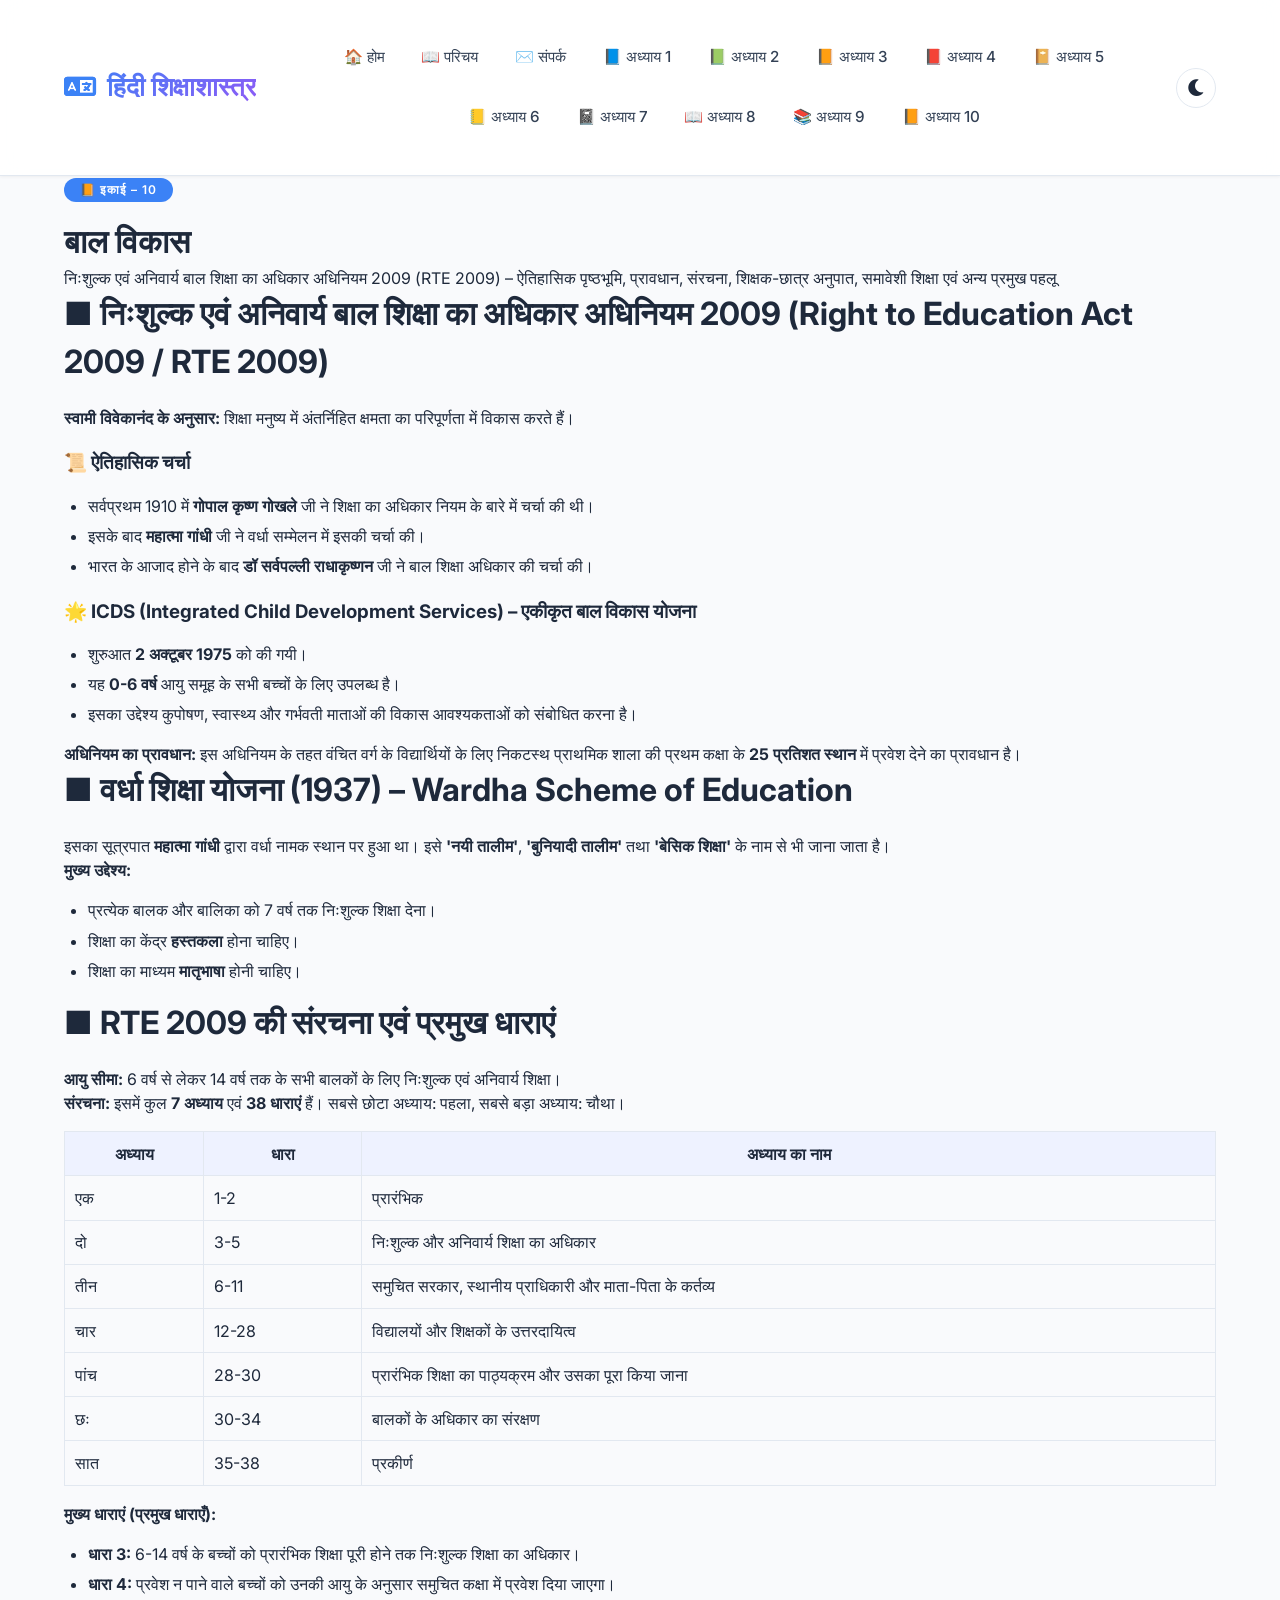
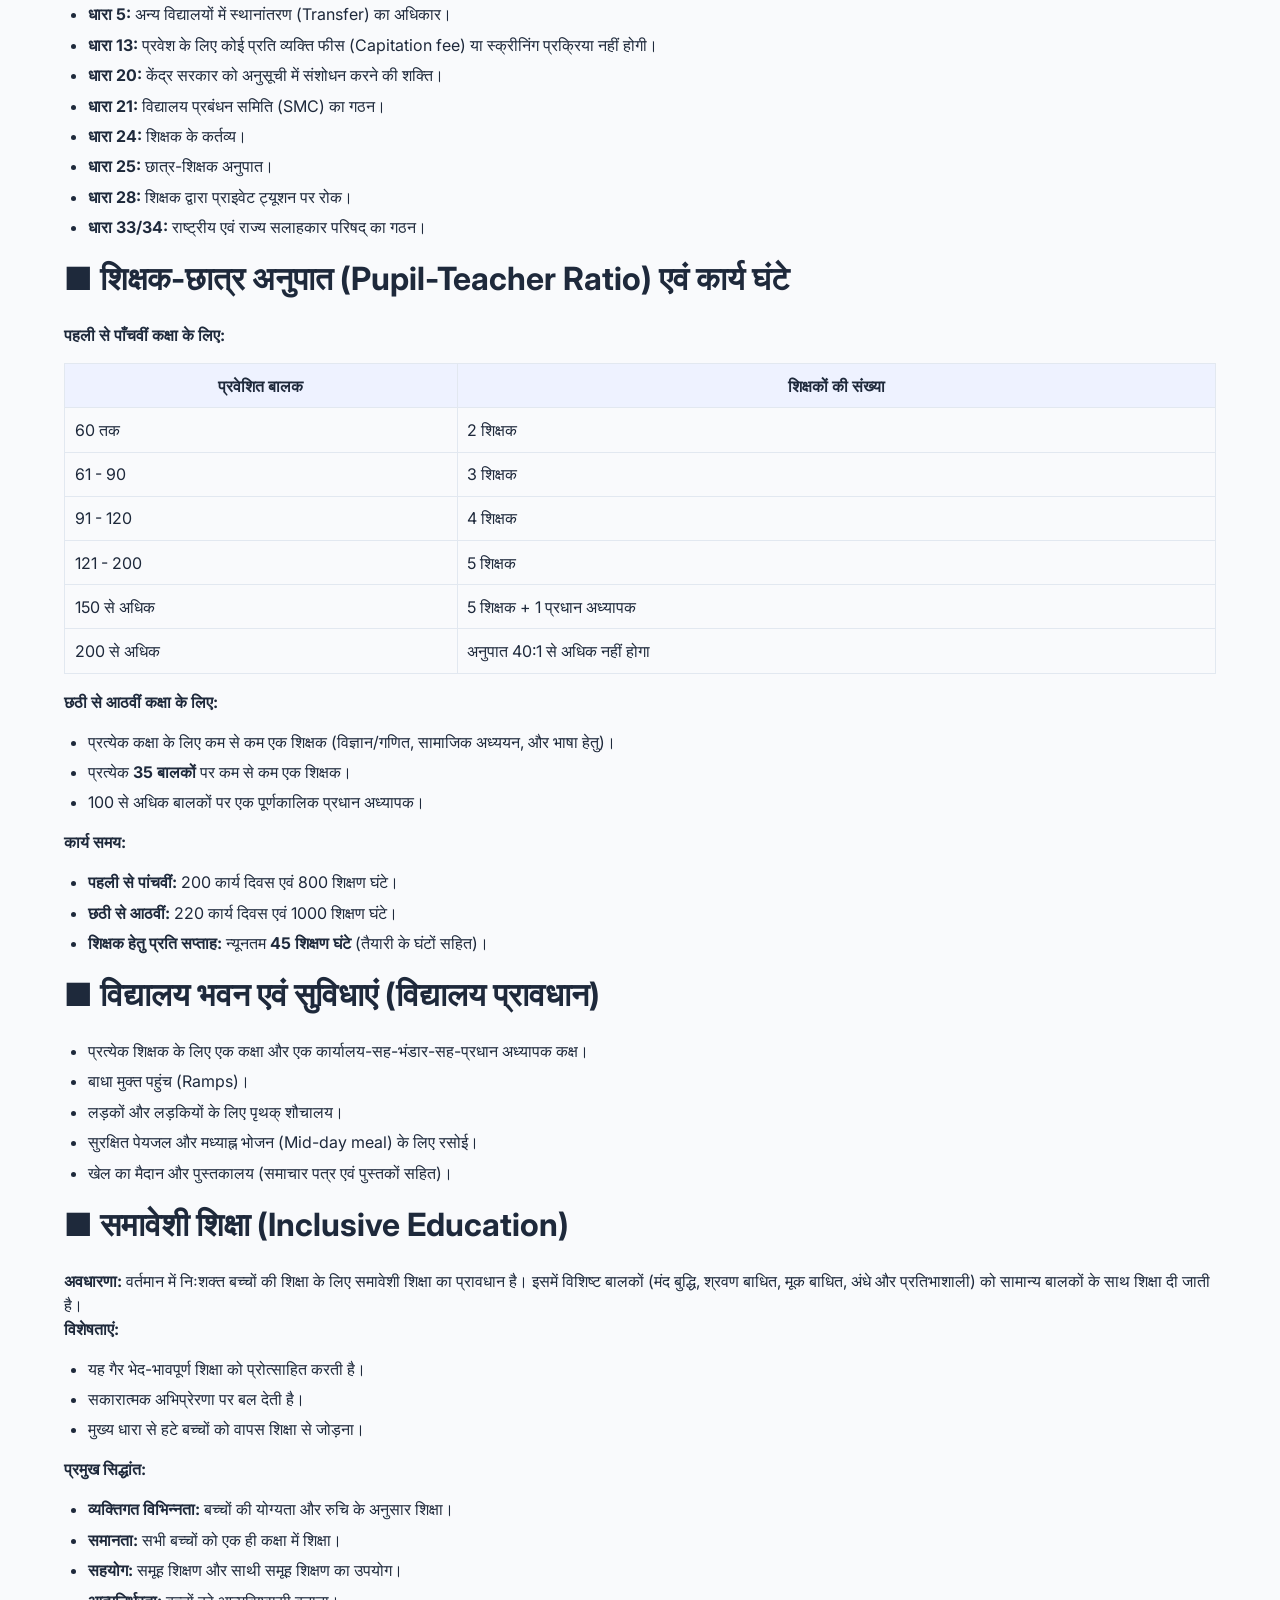
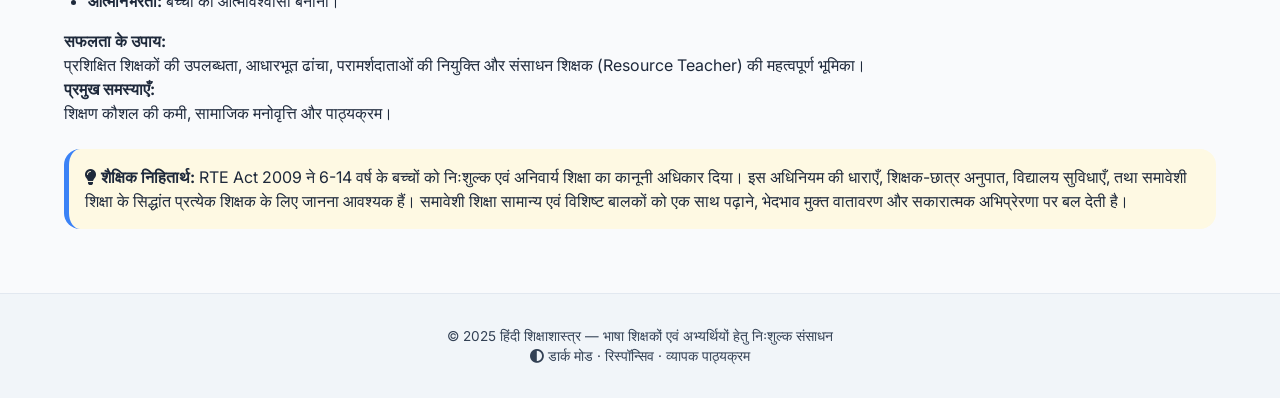
<file: chapter-10.html>
<!DOCTYPE html>
<html lang="hi">
<head>
  <meta charset="UTF-8">
  <meta name="viewport" content="width=device-width, initial-scale=1.0, viewport-fit=cover">
  <title>इकाई 10: बाल विकास | हिंदी शिक्षाशास्त्र</title>
  <link href="https://fonts.googleapis.com/css2?family=Inter:opsz,wght@14..32,300;400;500;600;700&display=swap" rel="stylesheet">
  <link rel="stylesheet" href="https://cdnjs.cloudflare.com/ajax/libs/font-awesome/6.0.0-beta3/css/all.min.css">
  <link rel="stylesheet" href="style.css">
  <style>
    .rte-table, .ratio-table {
      width: 100%;
      border-collapse: collapse;
      margin: 1rem 0;
    }
    .rte-table th, .rte-table td, .ratio-table th, .ratio-table td {
      border: 1px solid var(--border-light);
      padding: 0.6rem;
      vertical-align: top;
    }
    .rte-table th, .ratio-table th {
      background: var(--badge-bg);
    }
  </style>
</head>
<body>

  <!-- HEADER (same as other pages) -->
  <header class="site-header">
    <div class="container header-container">
      <div class="logo">
        <a href="index.html"><i class="fas fa-language"></i> हिंदी शिक्षाशास्त्र</a>
      </div>
      
      <button class="hamburger" id="hamburgerBtn" aria-label="मेनू टॉगल करें">
        <span class="bar"></span>
        <span class="bar"></span>
        <span class="bar"></span>
      </button>

      <nav class="nav-menu" id="navMenu">
        <ul class="nav-list">
          <li><a href="index.html">🏠 होम</a></li>
          <li><a href="about.html">📖 परिचय</a></li>
          <li><a href="contact.html">✉️ संपर्क</a></li>
          <li><a href="chapter-1.html">📘 अध्याय 1</a></li>
          <li><a href="chapter-2.html">📗 अध्याय 2</a></li>
          <li><a href="chapter-3.html">📙 अध्याय 3</a></li>
          <li><a href="chapter-4.html">📕 अध्याय 4</a></li>
          <li><a href="chapter-5.html">📔 अध्याय 5</a></li>
          <li><a href="chapter-6.html">📒 अध्याय 6</a></li>
          <li><a href="chapter-7.html">📓 अध्याय 7</a></li>
          <li><a href="chapter-8.html">📖 अध्याय 8</a></li>
          <li><a href="chapter-9.html">📚 अध्याय 9</a></li>
          <li><a href="chapter-10.html">📙 अध्याय 10</a></li>
        </ul>
      </nav>

      <button class="dark-toggle" id="darkModeToggle" aria-label="डार्क मोड">
        <i class="fas fa-moon"></i>
      </button>
    </div>
  </header>

  <main class="main-content">
    <div class="container">
      <span class="chapter-badge">📙 इकाई – 10</span>
      <h1>बाल विकास</h1>
      <div class="subtitle">निःशुल्क एवं अनिवार्य बाल शिक्षा का अधिकार अधिनियम 2009 (RTE 2009) – ऐतिहासिक पृष्ठभूमि, प्रावधान, संरचना, शिक्षक-छात्र अनुपात, समावेशी शिक्षा एवं अन्य प्रमुख पहलू</div>

      <!-- निःशुल्क एवं अनिवार्य बाल शिक्षा का अधिकार अधिनियम 2009 -->
      <div class="card">
        <h2>■ निःशुल्क एवं अनिवार्य बाल शिक्षा का अधिकार अधिनियम 2009 (Right to Education Act 2009 / RTE 2009)</h2>
        <div class="definition-box">
          <p><strong>स्वामी विवेकानंद के अनुसार:</strong> शिक्षा मनुष्य में अंतर्निहित क्षमता का परिपूर्णता में विकास करते हैं।</p>
        </div>
        <h3>📜 ऐतिहासिक चर्चा</h3>
        <ul>
          <li>सर्वप्रथम 1910 में <strong>गोपाल कृष्ण गोखले</strong> जी ने शिक्षा का अधिकार नियम के बारे में चर्चा की थी।</li>
          <li>इसके बाद <strong>महात्मा गांधी</strong> जी ने वर्धा सम्मेलन में इसकी चर्चा की।</li>
          <li>भारत के आजाद होने के बाद <strong>डॉ सर्वपल्ली राधाकृष्णन</strong> जी ने बाल शिक्षा अधिकार की चर्चा की।</li>
        </ul>
        <h3>🌟 ICDS (Integrated Child Development Services) – एकीकृत बाल विकास योजना</h3>
        <ul>
          <li>शुरुआत <strong>2 अक्टूबर 1975</strong> को की गयी।</li>
          <li>यह <strong>0-6 वर्ष</strong> आयु समूह के सभी बच्चों के लिए उपलब्ध है।</li>
          <li>इसका उद्देश्य कुपोषण, स्वास्थ्य और गर्भवती माताओं की विकास आवश्यकताओं को संबोधित करना है।</li>
        </ul>
        <p><strong>अधिनियम का प्रावधान:</strong> इस अधिनियम के तहत वंचित वर्ग के विद्यार्थियों के लिए निकटस्थ प्राथमिक शाला की प्रथम कक्षा के <strong>25 प्रतिशत स्थान</strong> में प्रवेश देने का प्रावधान है।</p>
      </div>

      <!-- वर्धा शिक्षा योजना (1937) -->
      <div class="card">
        <h2>■ वर्धा शिक्षा योजना (1937) – Wardha Scheme of Education</h2>
        <p>इसका सूत्रपात <strong>महात्मा गांधी</strong> द्वारा वर्धा नामक स्थान पर हुआ था। इसे <strong>'नयी तालीम'</strong>, <strong>'बुनियादी तालीम'</strong> तथा <strong>'बेसिक शिक्षा'</strong> के नाम से भी जाना जाता है।</p>
        <h4>मुख्य उद्देश्य:</h4>
        <ul>
          <li>प्रत्येक बालक और बालिका को 7 वर्ष तक निःशुल्क शिक्षा देना।</li>
          <li>शिक्षा का केंद्र <strong>हस्तकला</strong> होना चाहिए।</li>
          <li>शिक्षा का माध्यम <strong>मातृभाषा</strong> होनी चाहिए।</li>
        </ul>
      </div>

      <!-- RTE 2009 की संरचना एवं प्रमुख धाराएं -->
      <div class="card">
        <h2>■ RTE 2009 की संरचना एवं प्रमुख धाराएं</h2>
        <p><strong>आयु सीमा:</strong> 6 वर्ष से लेकर 14 वर्ष तक के सभी बालकों के लिए निःशुल्क एवं अनिवार्य शिक्षा।</p>
        <p><strong>संरचना:</strong> इसमें कुल <strong>7 अध्याय</strong> एवं <strong>38 धाराएं</strong> हैं। सबसे छोटा अध्याय: पहला, सबसे बड़ा अध्याय: चौथा।</p>
        <div class="comparison-table">
          <table class="rte-table">
            <thead>
              <tr><th>अध्याय</th><th>धारा</th><th>अध्याय का नाम</th></tr>
            </thead>
            <tbody>
              <tr><td>एक</td><td>1-2</td><td>प्रारंभिक</td></tr>
              <tr><td>दो</td><td>3-5</td><td>निःशुल्क और अनिवार्य शिक्षा का अधिकार</td></tr>
              <tr><td>तीन</td><td>6-11</td><td>समुचित सरकार, स्थानीय प्राधिकारी और माता-पिता के कर्तव्य</td></tr>
              <tr><td>चार</td><td>12-28</td><td>विद्यालयों और शिक्षकों के उत्तरदायित्व</td></tr>
              <tr><td>पांच</td><td>28-30</td><td>प्रारंभिक शिक्षा का पाठ्यक्रम और उसका पूरा किया जाना</td></tr>
              <tr><td>छः</td><td>30-34</td><td>बालकों के अधिकार का संरक्षण</td></tr>
              <tr><td>सात</td><td>35-38</td><td>प्रकीर्ण</td></tr>
            </tbody>
          </table>
        </div>
        <h4>मुख्य धाराएं (प्रमुख धाराएँ):</h4>
        <ul>
          <li><strong>धारा 3:</strong> 6-14 वर्ष के बच्चों को प्रारंभिक शिक्षा पूरी होने तक निःशुल्क शिक्षा का अधिकार।</li>
          <li><strong>धारा 4:</strong> प्रवेश न पाने वाले बच्चों को उनकी आयु के अनुसार समुचित कक्षा में प्रवेश दिया जाएगा।</li>
          <li><strong>धारा 5:</strong> अन्य विद्यालयों में स्थानांतरण (Transfer) का अधिकार।</li>
          <li><strong>धारा 13:</strong> प्रवेश के लिए कोई प्रति व्यक्ति फीस (Capitation fee) या स्क्रीनिंग प्रक्रिया नहीं होगी।</li>
          <li><strong>धारा 20:</strong> केंद्र सरकार को अनुसूची में संशोधन करने की शक्ति।</li>
          <li><strong>धारा 21:</strong> विद्यालय प्रबंधन समिति (SMC) का गठन।</li>
          <li><strong>धारा 24:</strong> शिक्षक के कर्तव्य।</li>
          <li><strong>धारा 25:</strong> छात्र-शिक्षक अनुपात।</li>
          <li><strong>धारा 28:</strong> शिक्षक द्वारा प्राइवेट ट्यूशन पर रोक।</li>
          <li><strong>धारा 33/34:</strong> राष्ट्रीय एवं राज्य सलाहकार परिषद् का गठन।</li>
        </ul>
      </div>

      <!-- शिक्षक-छात्र अनुपात एवं कार्य घंटे -->
      <div class="card">
        <h2>■ शिक्षक-छात्र अनुपात (Pupil-Teacher Ratio) एवं कार्य घंटे</h2>
        <h4>पहली से पाँचवीं कक्षा के लिए:</h4>
        <div class="comparison-table">
          <table class="ratio-table">
            <thead><tr><th>प्रवेशित बालक</th><th>शिक्षकों की संख्या</th></tr></thead>
            <tbody>
              <tr><td>60 तक</td><td>2 शिक्षक</td></tr>
              <tr><td>61 - 90</td><td>3 शिक्षक</td></tr>
              <tr><td>91 - 120</td><td>4 शिक्षक</td></tr>
              <tr><td>121 - 200</td><td>5 शिक्षक</td></tr>
              <tr><td>150 से अधिक</td><td>5 शिक्षक + 1 प्रधान अध्यापक</td></tr>
              <tr><td>200 से अधिक</td><td>अनुपात 40:1 से अधिक नहीं होगा</td></tr>
            </tbody>
          </table>
        </div>
        <h4>छठी से आठवीं कक्षा के लिए:</h4>
        <ul>
          <li>प्रत्येक कक्षा के लिए कम से कम एक शिक्षक (विज्ञान/गणित, सामाजिक अध्ययन, और भाषा हेतु)।</li>
          <li>प्रत्येक <strong>35 बालकों</strong> पर कम से कम एक शिक्षक।</li>
          <li>100 से अधिक बालकों पर एक पूर्णकालिक प्रधान अध्यापक।</li>
        </ul>
        <h4>कार्य समय:</h4>
        <ul>
          <li><strong>पहली से पांचवीं:</strong> 200 कार्य दिवस एवं 800 शिक्षण घंटे।</li>
          <li><strong>छठी से आठवीं:</strong> 220 कार्य दिवस एवं 1000 शिक्षण घंटे।</li>
          <li><strong>शिक्षक हेतु प्रति सप्ताह:</strong> न्यूनतम <strong>45 शिक्षण घंटे</strong> (तैयारी के घंटों सहित)।</li>
        </ul>
      </div>

      <!-- विद्यालय भवन एवं सुविधाएं -->
      <div class="card">
        <h2>■ विद्यालय भवन एवं सुविधाएं (विद्यालय प्रावधान)</h2>
        <ul>
          <li>प्रत्येक शिक्षक के लिए एक कक्षा और एक कार्यालय-सह-भंडार-सह-प्रधान अध्यापक कक्ष।</li>
          <li>बाधा मुक्त पहुंच (Ramps)।</li>
          <li>लड़कों और लड़कियों के लिए पृथक् शौचालय।</li>
          <li>सुरक्षित पेयजल और मध्याह्न भोजन (Mid-day meal) के लिए रसोई।</li>
          <li>खेल का मैदान और पुस्तकालय (समाचार पत्र एवं पुस्तकों सहित)।</li>
        </ul>
      </div>

      <!-- समावेशी शिक्षा (Inclusive Education) -->
      <div class="card">
        <h2>■ समावेशी शिक्षा (Inclusive Education)</h2>
        <p><strong>अवधारणा:</strong> वर्तमान में निःशक्त बच्चों की शिक्षा के लिए समावेशी शिक्षा का प्रावधान है। इसमें विशिष्ट बालकों (मंद बुद्धि, श्रवण बाधित, मूक बाधित, अंधे और प्रतिभाशाली) को सामान्य बालकों के साथ शिक्षा दी जाती है।</p>
        <h4>विशेषताएं:</h4>
        <ul>
          <li>यह गैर भेद-भावपूर्ण शिक्षा को प्रोत्साहित करती है।</li>
          <li>सकारात्मक अभिप्रेरणा पर बल देती है।</li>
          <li>मुख्य धारा से हटे बच्चों को वापस शिक्षा से जोड़ना।</li>
        </ul>
        <h4>प्रमुख सिद्धांत:</h4>
        <ul>
          <li><strong>व्यक्तिगत विभिन्नता:</strong> बच्चों की योग्यता और रुचि के अनुसार शिक्षा।</li>
          <li><strong>समानता:</strong> सभी बच्चों को एक ही कक्षा में शिक्षा।</li>
          <li><strong>सहयोग:</strong> समूह शिक्षण और साथी समूह शिक्षण का उपयोग।</li>
          <li><strong>आत्मनिर्भरता:</strong> बच्चों को आत्मविश्वासी बनाना।</li>
        </ul>
        <h4>सफलता के उपाय:</h4>
        <p>प्रशिक्षित शिक्षकों की उपलब्धता, आधारभूत ढांचा, परामर्शदाताओं की नियुक्ति और संसाधन शिक्षक (Resource Teacher) की महत्वपूर्ण भूमिका।</p>
        <h4>प्रमुख समस्याएँ:</h4>
        <p>शिक्षण कौशल की कमी, सामाजिक मनोवृत्ति और पाठ्यक्रम।</p>
      </div>

      <div class="tip-box">
        <i class="fas fa-lightbulb"></i> <strong>शैक्षिक निहितार्थ:</strong> RTE Act 2009 ने 6-14 वर्ष के बच्चों को निःशुल्क एवं अनिवार्य शिक्षा का कानूनी अधिकार दिया। इस अधिनियम की धाराएँ, शिक्षक-छात्र अनुपात, विद्यालय सुविधाएँ, तथा समावेशी शिक्षा के सिद्धांत प्रत्येक शिक्षक के लिए जानना आवश्यक हैं। समावेशी शिक्षा सामान्य एवं विशिष्ट बालकों को एक साथ पढ़ाने, भेदभाव मुक्त वातावरण और सकारात्मक अभिप्रेरणा पर बल देती है।
      </div>
    </div>
  </main>

  <footer class="site-footer">
    <div class="container footer-inner">
      <p>© 2025 हिंदी शिक्षाशास्त्र — भाषा शिक्षकों एवं अभ्यर्थियों हेतु निःशुल्क संसाधन</p>
      <p><i class="fas fa-adjust"></i> डार्क मोड · रिस्पॉन्सिव · व्यापक पाठ्यक्रम</p>
    </div>
  </footer>

  <script src="script.js"></script>
</body>
</html>
</file>
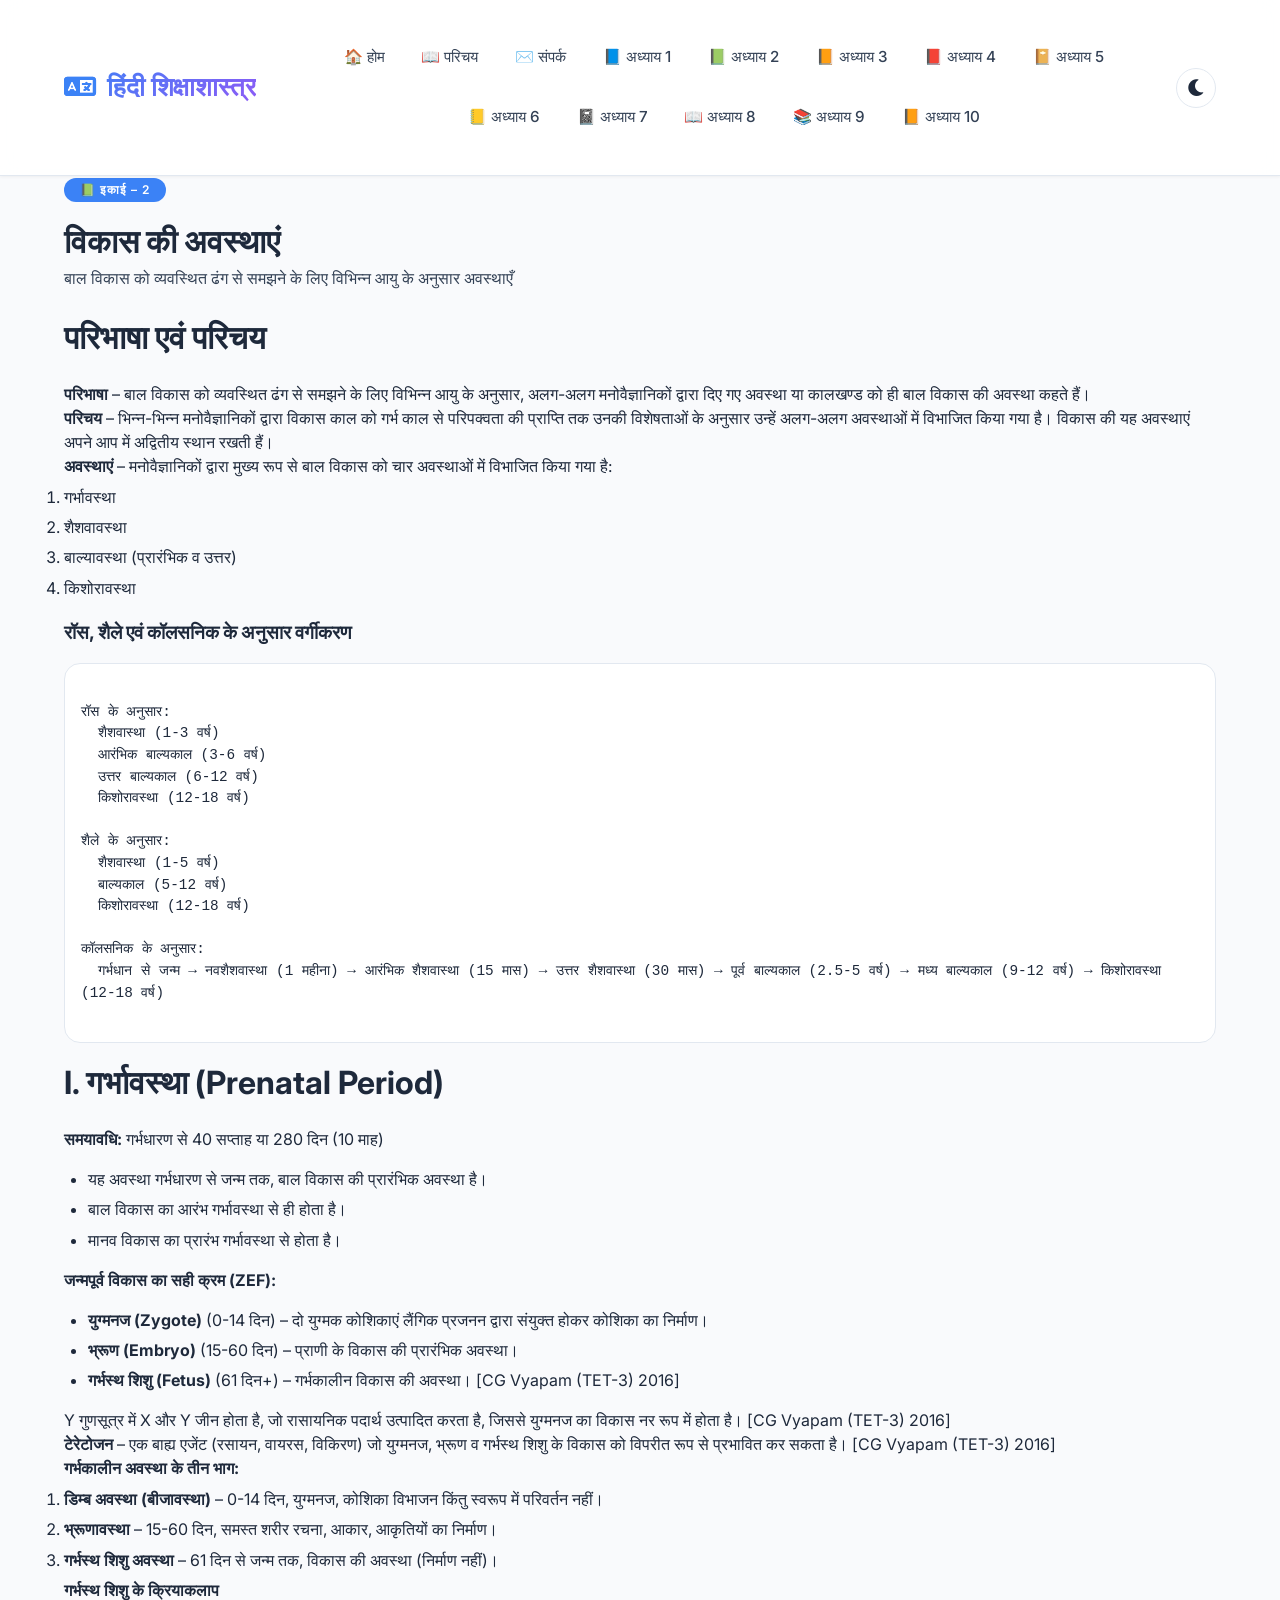
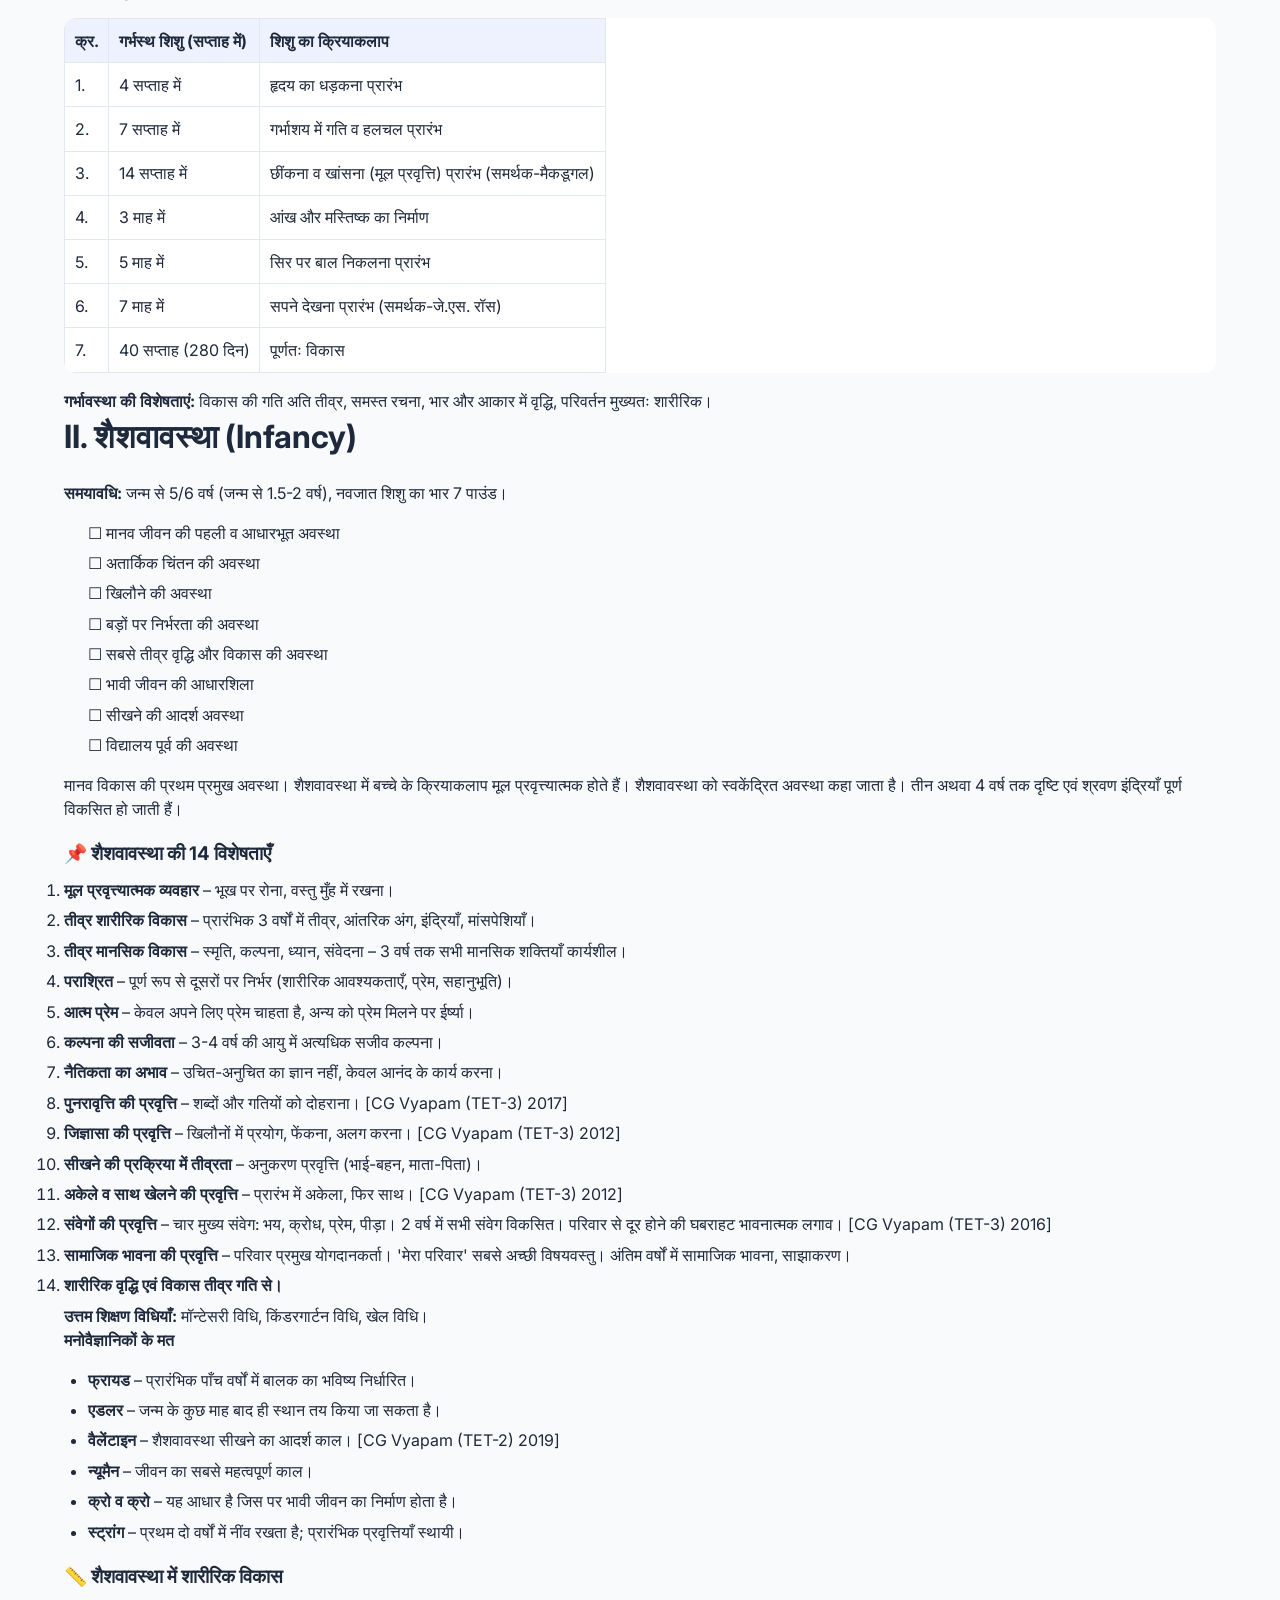
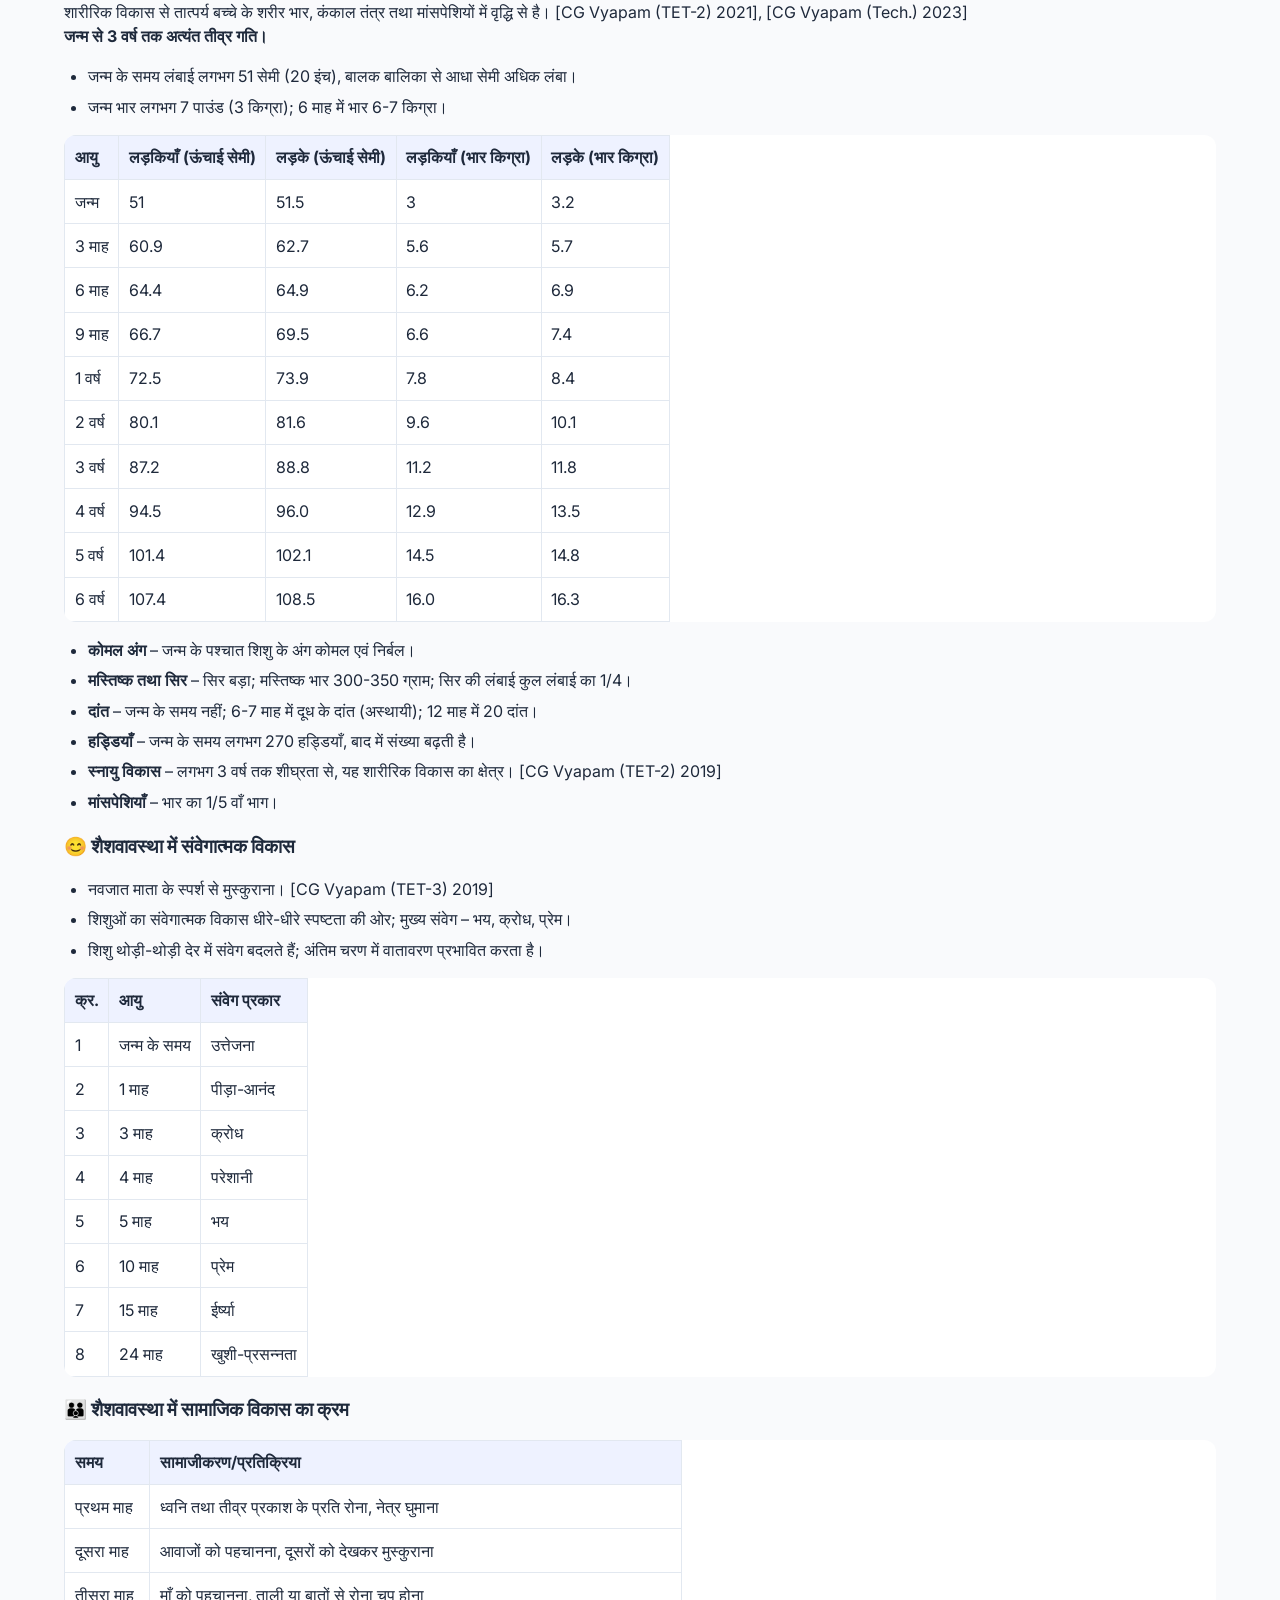
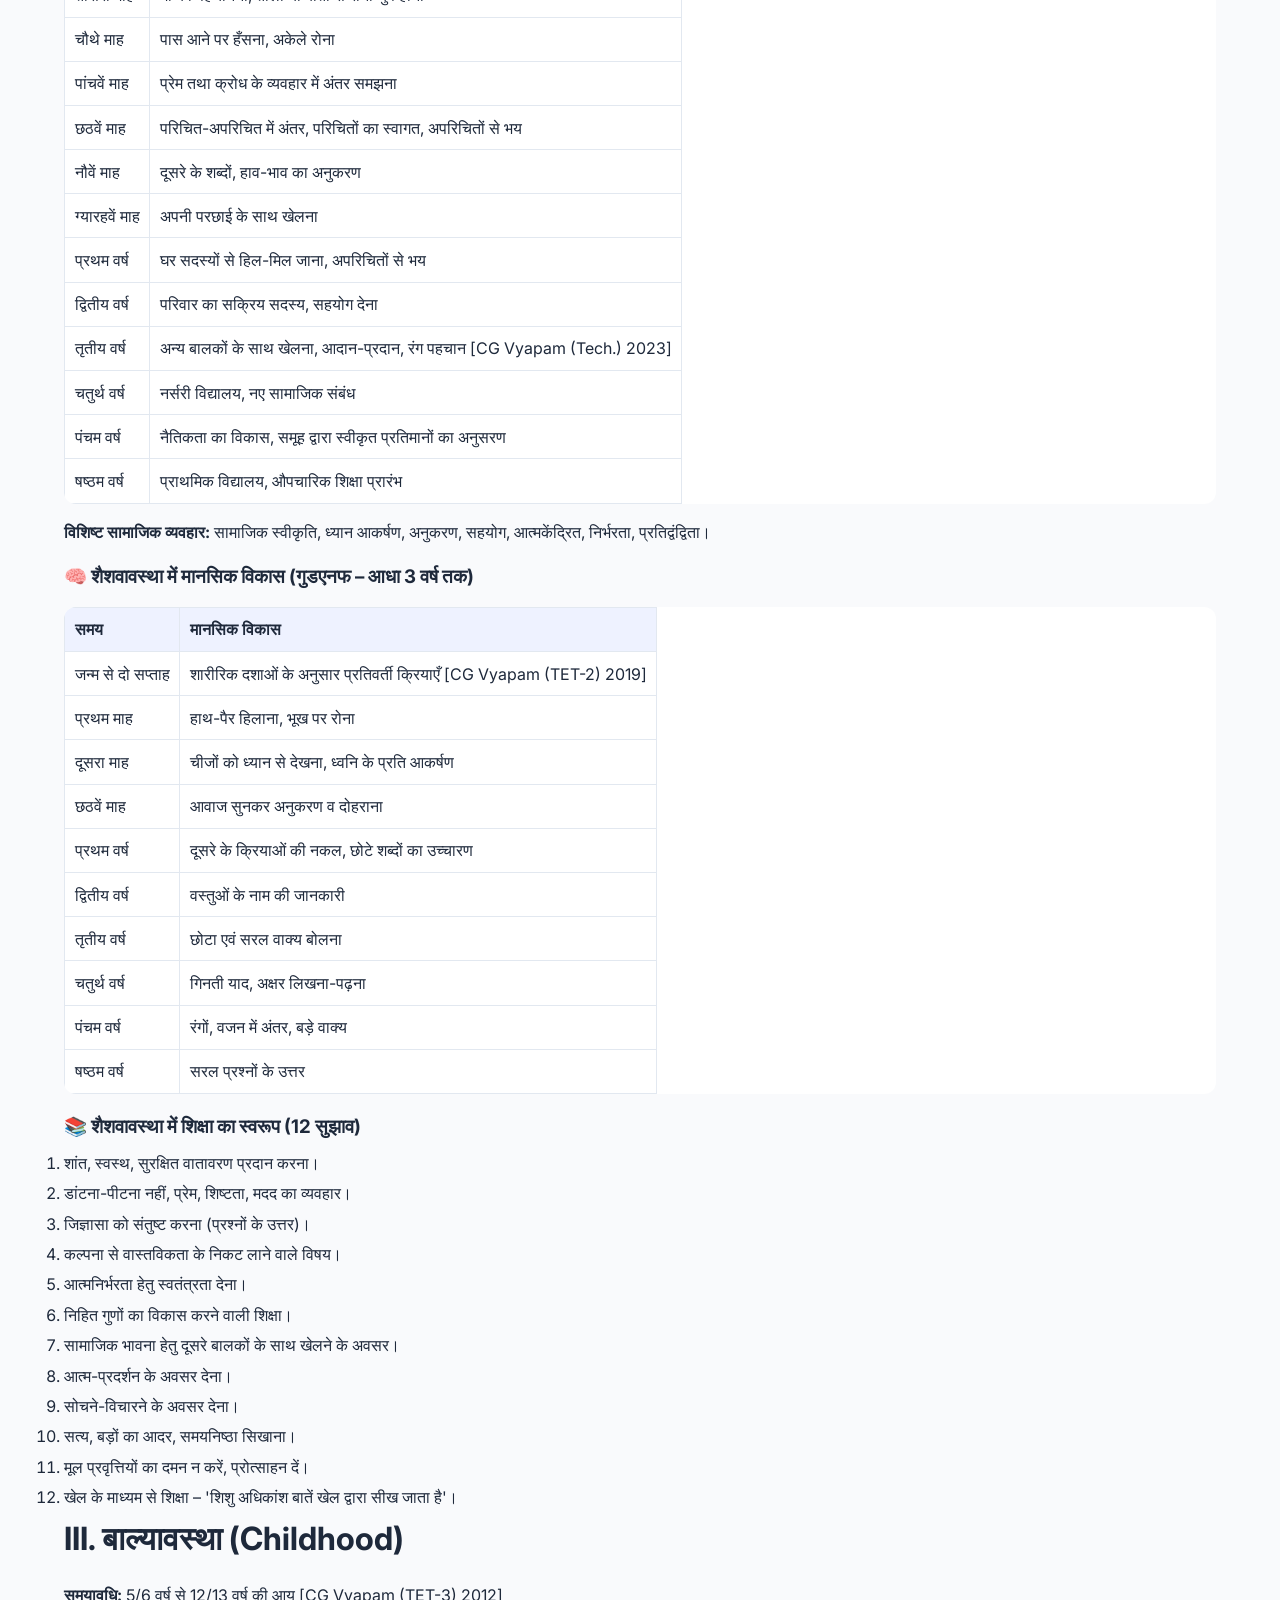
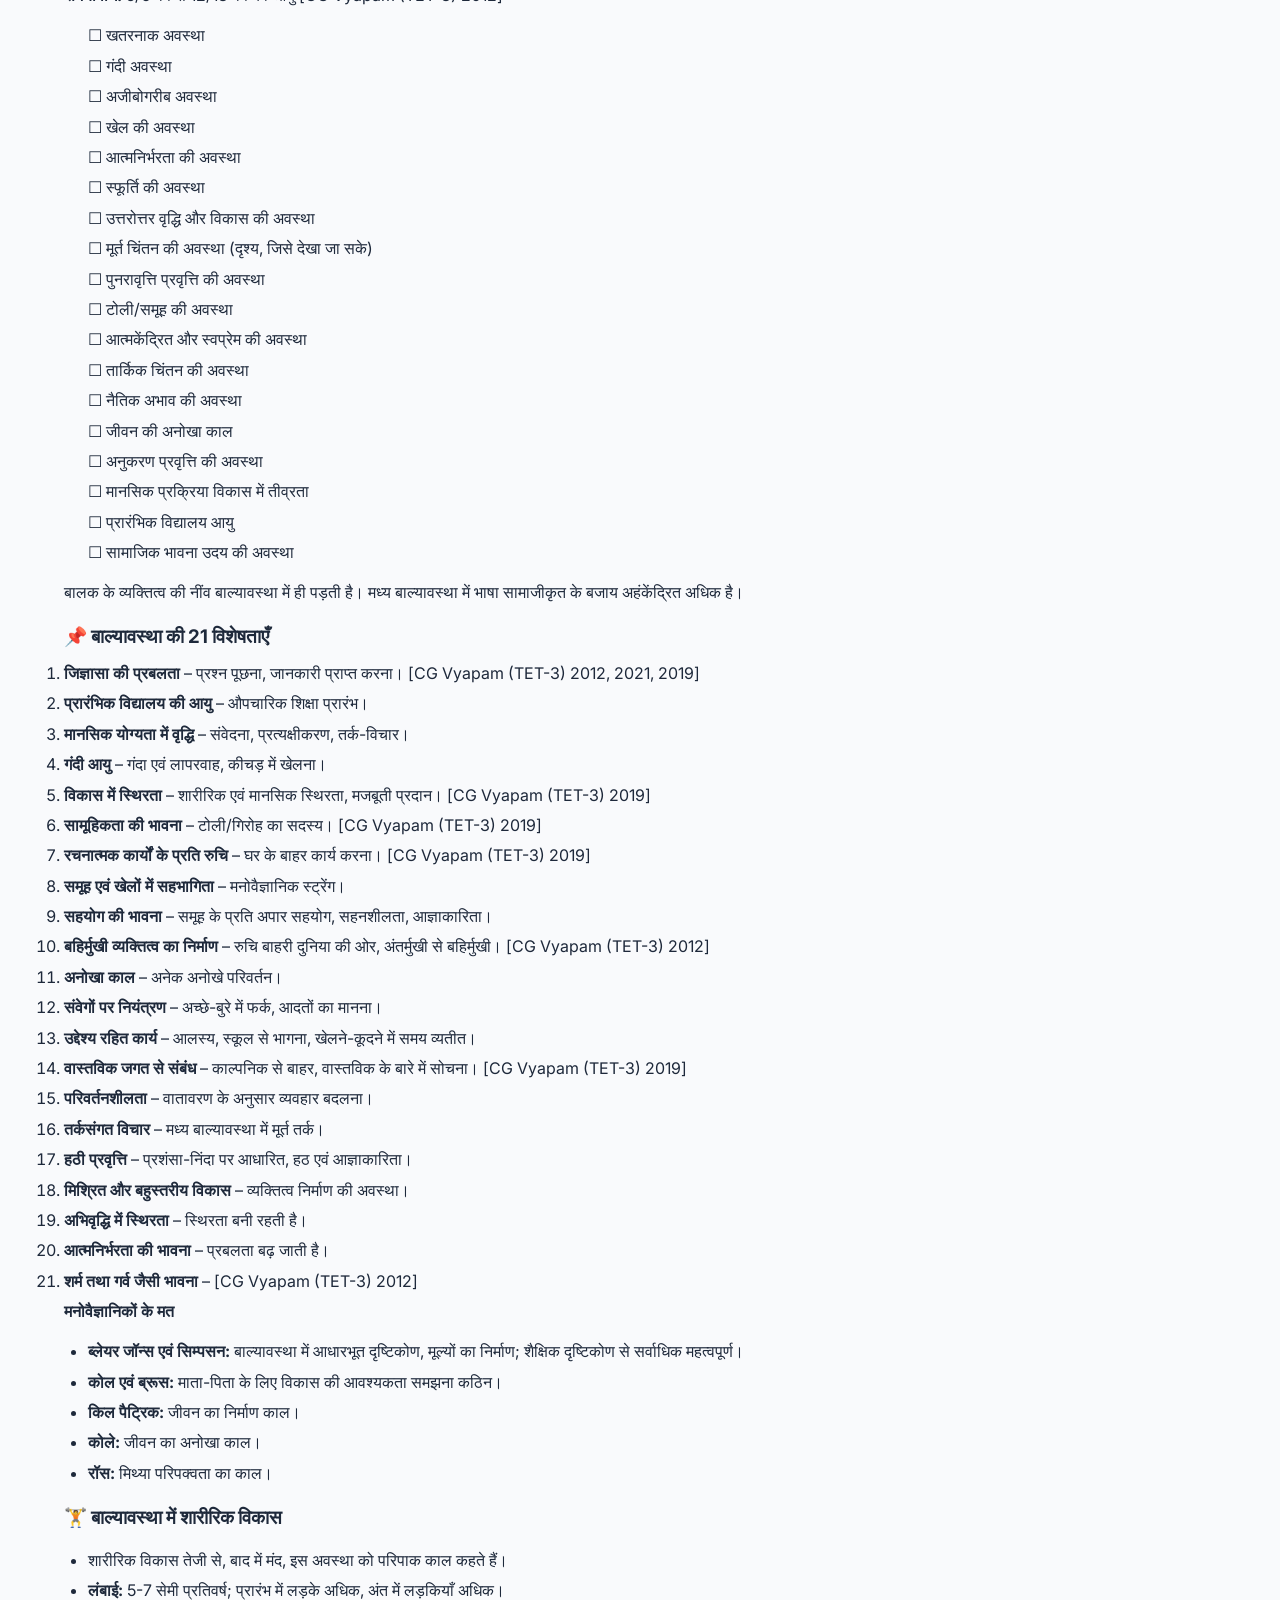
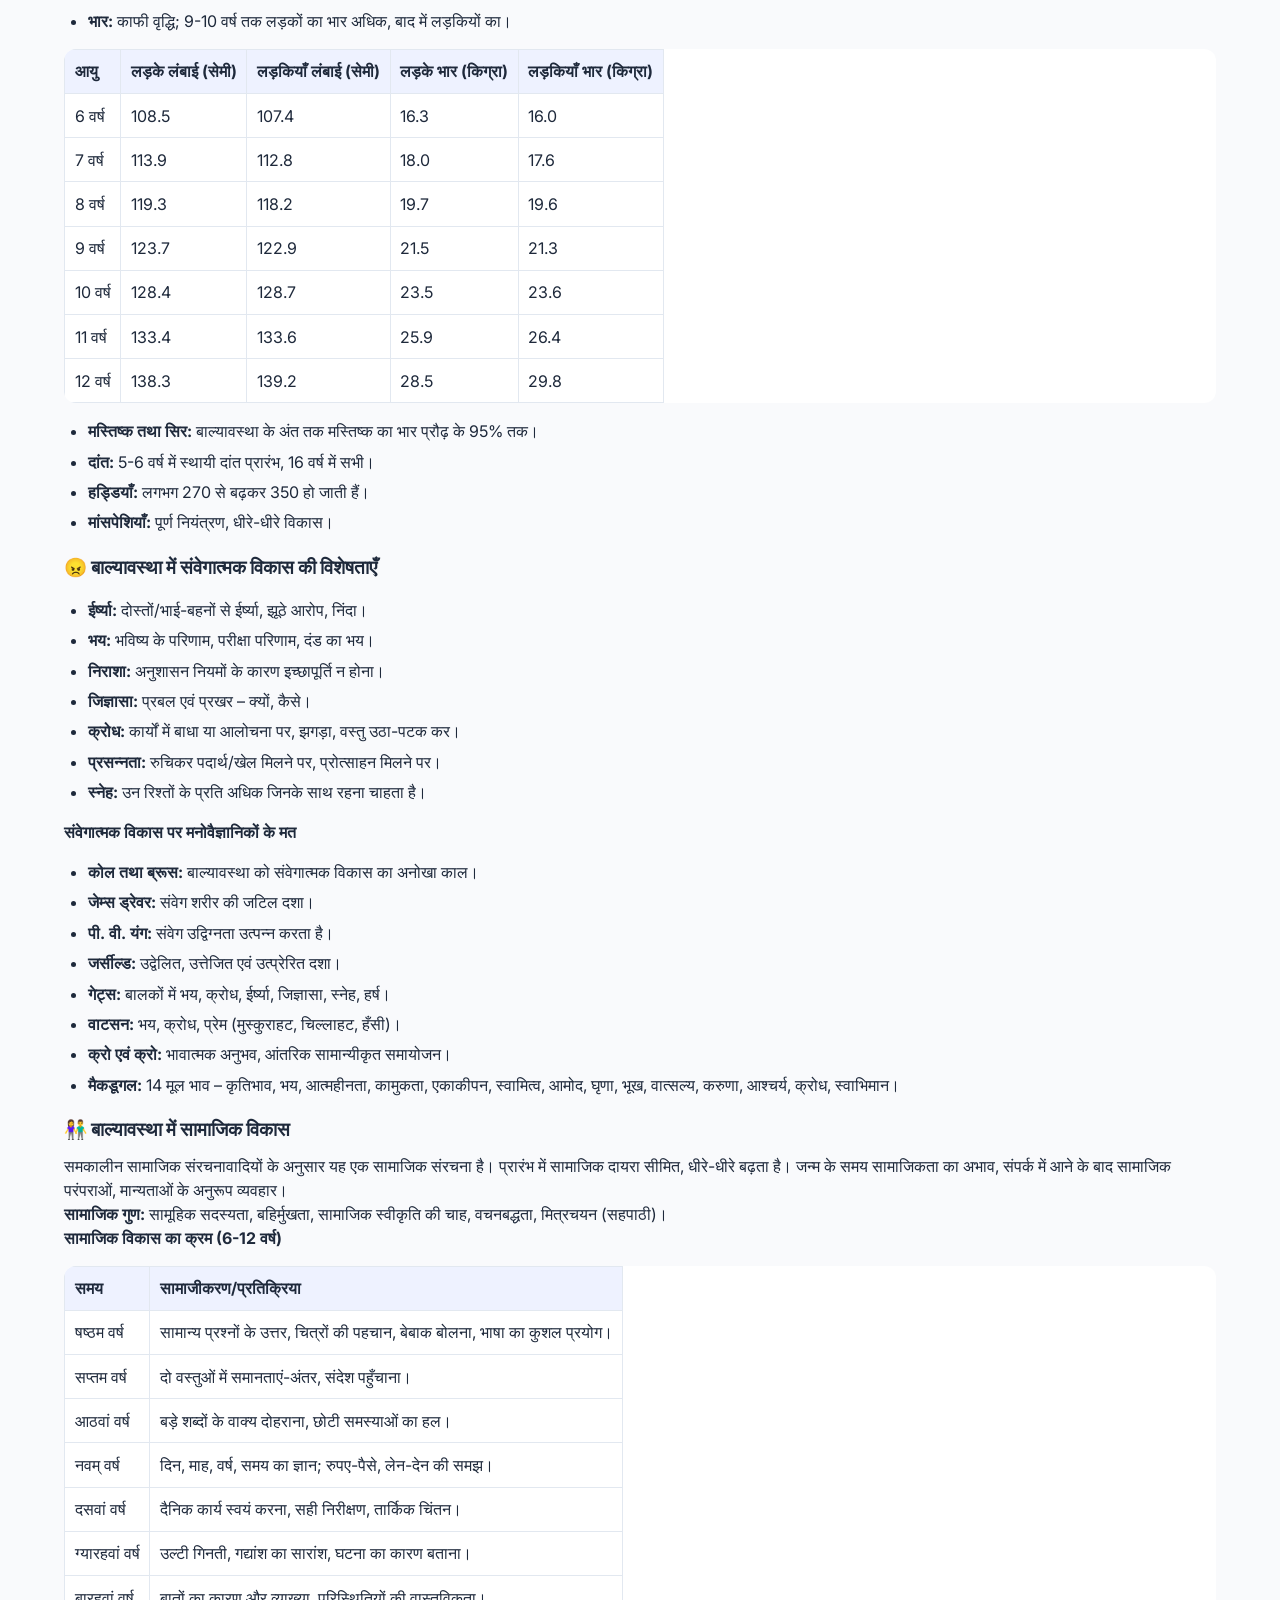
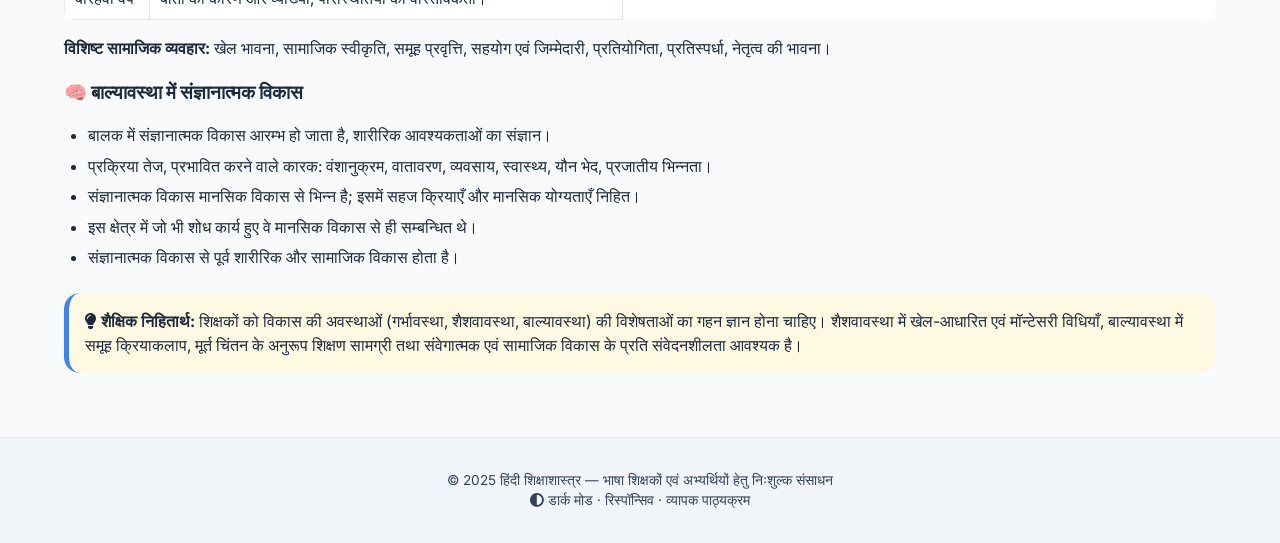
<file: chapter-2.html>
<!DOCTYPE html>
<html lang="hi">
<head>
  <meta charset="UTF-8">
  <meta name="viewport" content="width=device-width, initial-scale=1.0, viewport-fit=cover">
  <title>इकाई 2: विकास की अवस्थाएं | हिंदी शिक्षाशास्त्र</title>
  <link href="https://fonts.googleapis.com/css2?family=Inter:opsz,wght@14..32,300;400;500;600;700&display=swap" rel="stylesheet">
  <link rel="stylesheet" href="https://cdnjs.cloudflare.com/ajax/libs/font-awesome/6.0.0-beta3/css/all.min.css">
  <link rel="stylesheet" href="style.css">
  <style>
    .content-table {
      width: 100%;
      border-collapse: collapse;
      margin: 1rem 0;
      background: var(--bg-card);
      border-radius: 0.75rem;
      overflow-x: auto;
      display: block;
    }
    .content-table th, .content-table td {
      border: 1px solid var(--border-light);
      padding: 0.6rem;
      text-align: left;
      vertical-align: top;
    }
    .content-table th {
      background: var(--badge-bg);
    }
    .checklist {
      list-style-type: none;
      padding-left: 0;
    }
    .checklist li::before {
      content: "☐ ";
    }
    .stage-diagram {
      background: var(--bg-card);
      border: 1px solid var(--border-light);
      border-radius: 1rem;
      padding: 1rem;
      margin: 1rem 0;
      font-family: monospace;
      white-space: pre-wrap;
      overflow-x: auto;
      font-size: 0.9rem;
    }
    .subtitle {
      color: var(--text-secondary);
      margin-bottom: 1.5rem;
    }
  </style>
</head>
<body>

  <!-- HEADER: Same as other pages -->
  <header class="site-header">
    <div class="container header-container">
      <div class="logo">
        <a href="index.html"><i class="fas fa-language"></i> हिंदी शिक्षाशास्त्र</a>
      </div>
      
      <button class="hamburger" id="hamburgerBtn" aria-label="मेनू टॉगल करें">
        <span class="bar"></span>
        <span class="bar"></span>
        <span class="bar"></span>
      </button>

      <nav class="nav-menu" id="navMenu">
        <ul class="nav-list">
          <li><a href="index.html">🏠 होम</a></li>
          <li><a href="about.html">📖 परिचय</a></li>
          <li><a href="contact.html">✉️ संपर्क</a></li>
          <li><a href="chapter-1.html">📘 अध्याय 1</a></li>
          <li><a href="chapter-2.html">📗 अध्याय 2</a></li>
          <li><a href="chapter-3.html">📙 अध्याय 3</a></li>
          <li><a href="chapter-4.html">📕 अध्याय 4</a></li>
          <li><a href="chapter-5.html">📔 अध्याय 5</a></li>
          <li><a href="chapter-6.html">📒 अध्याय 6</a></li>
          <li><a href="chapter-7.html">📓 अध्याय 7</a></li>
          <li><a href="chapter-8.html">📖 अध्याय 8</a></li>
          <li><a href="chapter-9.html">📚 अध्याय 9</a></li>
<li><a href="chapter-10.html">📙 अध्याय 10</a></li>
        </ul>
      </nav>

      <button class="dark-toggle" id="darkModeToggle" aria-label="डार्क मोड">
        <i class="fas fa-moon"></i>
      </button>
    </div>
  </header>

  <main class="main-content">
    <div class="container">
      <span class="chapter-badge">📗 इकाई – 2</span>
      <h1>विकास की अवस्थाएं</h1>
      <div class="subtitle">बाल विकास को व्यवस्थित ढंग से समझने के लिए विभिन्न आयु के अनुसार अवस्थाएँ</div>

      <!-- मूल पाठ (पेज 50 से शुरू) -->
      <div class="card">
        <h2>परिभाषा एवं परिचय</h2>
        <p><strong>परिभाषा</strong> – बाल विकास को व्यवस्थित ढंग से समझने के लिए विभिन्न आयु के अनुसार, अलग-अलग मनोवैज्ञानिकों द्वारा दिए गए अवस्था या कालखण्ड को ही बाल विकास की अवस्था कहते हैं।</p>
        <p><strong>परिचय</strong> – भिन्न-भिन्न मनोवैज्ञानिकों द्वारा विकास काल को गर्भ काल से परिपक्वता की प्राप्ति तक उनकी विशेषताओं के अनुसार उन्हें अलग-अलग अवस्थाओं में विभाजित किया गया है। विकास की यह अवस्थाएं अपने आप में अद्वितीय स्थान रखती हैं।</p>
        <p><strong>अवस्थाएं</strong> – मनोवैज्ञानिकों द्वारा मुख्य रूप से बाल विकास को चार अवस्थाओं में विभाजित किया गया है:</p>
        <ol>
          <li>गर्भावस्था</li>
          <li>शैशवावस्था</li>
          <li>बाल्यावस्था (प्रारंभिक व उत्तर)</li>
          <li>किशोरावस्था</li>
        </ol>
      </div>

      <div class="card">
        <h3>रॉस, शैले एवं कॉलसनिक के अनुसार वर्गीकरण</h3>
        <div class="stage-diagram">
रॉस के अनुसार:
  शैशवास्था (1-3 वर्ष)
  आरंभिक बाल्यकाल (3-6 वर्ष)
  उत्तर बाल्यकाल (6-12 वर्ष)
  किशोरावस्था (12-18 वर्ष)

शैले के अनुसार:
  शैशवास्था (1-5 वर्ष)
  बाल्यकाल (5-12 वर्ष)
  किशोरावस्था (12-18 वर्ष)

कॉलसनिक के अनुसार:
  गर्भधान से जन्म → नवशैशवास्था (1 महीना) → आरंभिक शैशवास्था (15 मास) → उत्तर शैशवास्था (30 मास) → पूर्व बाल्यकाल (2.5-5 वर्ष) → मध्य बाल्यकाल (9-12 वर्ष) → किशोरावस्था (12-18 वर्ष)
        </div>
      </div>

      <!-- I. गर्भावस्था -->
      <h2>I. गर्भावस्था (Prenatal Period)</h2>
      <div class="card">
        <p><strong>समयावधि:</strong> गर्भधारण से 40 सप्ताह या 280 दिन (10 माह)</p>
        <ul>
          <li>यह अवस्था गर्भधारण से जन्म तक, बाल विकास की प्रारंभिक अवस्था है।</li>
          <li>बाल विकास का आरंभ गर्भावस्था से ही होता है।</li>
          <li>मानव विकास का प्रारंभ गर्भावस्था से होता है।</li>
        </ul>
        <h4>जन्मपूर्व विकास का सही क्रम (ZEF):</h4>
        <ul>
          <li><strong>युग्मनज (Zygote)</strong> (0-14 दिन) – दो युग्मक कोशिकाएं लैंगिक प्रजनन द्वारा संयुक्त होकर कोशिका का निर्माण।</li>
          <li><strong>भ्रूण (Embryo)</strong> (15-60 दिन) – प्राणी के विकास की प्रारंभिक अवस्था।</li>
          <li><strong>गर्भस्थ शिशु (Fetus)</strong> (61 दिन+) – गर्भकालीन विकास की अवस्था। [CG Vyapam (TET-3) 2016]</li>
        </ul>
        <p>Y गुणसूत्र में X और Y जीन होता है, जो रासायनिक पदार्थ उत्पादित करता है, जिससे युग्मनज का विकास नर रूप में होता है। [CG Vyapam (TET-3) 2016]</p>
        <p><strong>टेरेटोजन</strong> – एक बाह्य एजेंट (रसायन, वायरस, विकिरण) जो युग्मनज, भ्रूण व गर्भस्थ शिशु के विकास को विपरीत रूप से प्रभावित कर सकता है। [CG Vyapam (TET-3) 2016]</p>
        
        <h4>गर्भकालीन अवस्था के तीन भाग:</h4>
        <ol>
          <li><strong>डिम्ब अवस्था (बीजावस्था)</strong> – 0-14 दिन, युग्मनज, कोशिका विभाजन किंतु स्वरूप में परिवर्तन नहीं।</li>
          <li><strong>भ्रूणावस्था</strong> – 15-60 दिन, समस्त शरीर रचना, आकार, आकृतियों का निर्माण।</li>
          <li><strong>गर्भस्थ शिशु अवस्था</strong> – 61 दिन से जन्म तक, विकास की अवस्था (निर्माण नहीं)।</li>
        </ol>
        
        <h4>गर्भस्थ शिशु के क्रियाकलाप</h4>
        <div class="comparison-table">
          <table class="content-table">
            <thead><tr><th>क्र.</th><th>गर्भस्थ शिशु (सप्ताह में)</th><th>शिशु का क्रियाकलाप</th></tr></thead>
            <tbody>
              <tr><td>1.</td><td>4 सप्ताह में</td><td>हृदय का धड़कना प्रारंभ</td></tr>
              <tr><td>2.</td><td>7 सप्ताह में</td><td>गर्भाशय में गति व हलचल प्रारंभ</td></tr>
              <tr><td>3.</td><td>14 सप्ताह में</td><td>छींकना व खांसना (मूल प्रवृत्ति) प्रारंभ (समर्थक-मैकडूगल)</td></tr>
              <tr><td>4.</td><td>3 माह में</td><td>आंख और मस्तिष्क का निर्माण</td></tr>
              <tr><td>5.</td><td>5 माह में</td><td>सिर पर बाल निकलना प्रारंभ</td></tr>
              <tr><td>6.</td><td>7 माह में</td><td>सपने देखना प्रारंभ (समर्थक-जे.एस. रॉस)</td></tr>
              <tr><td>7.</td><td>40 सप्ताह (280 दिन)</td><td>पूर्णतः विकास</td></tr>
            </tbody>
          </table>
        </div>
        <p><strong>गर्भावस्था की विशेषताएं:</strong> विकास की गति अति तीव्र, समस्त रचना, भार और आकार में वृद्धि, परिवर्तन मुख्यतः शारीरिक।</p>
      </div>

      <!-- II. शैशवावस्था -->
      <h2>II. शैशवावस्था (Infancy)</h2>
      <div class="card">
        <p><strong>समयावधि:</strong> जन्म से 5/6 वर्ष (जन्म से 1.5-2 वर्ष), नवजात शिशु का भार 7 पाउंड।</p>
        <ul class="checklist">
          <li>मानव जीवन की पहली व आधारभूत अवस्था</li>
          <li>अतार्किक चिंतन की अवस्था</li>
          <li>खिलौने की अवस्था</li>
          <li>बड़ों पर निर्भरता की अवस्था</li>
          <li>सबसे तीव्र वृद्धि और विकास की अवस्था</li>
          <li>भावी जीवन की आधारशिला</li>
          <li>सीखने की आदर्श अवस्था</li>
          <li>विद्यालय पूर्व की अवस्था</li>
        </ul>
        <p>मानव विकास की प्रथम प्रमुख अवस्था। शैशवावस्था में बच्चे के क्रियाकलाप मूल प्रवृत्त्यात्मक होते हैं। शैशवावस्था को स्वकेंद्रित अवस्था कहा जाता है। तीन अथवा 4 वर्ष तक दृष्टि एवं श्रवण इंद्रियाँ पूर्ण विकसित हो जाती हैं।</p>

        <h3>📌 शैशवावस्था की 14 विशेषताएँ</h3>
        <ol>
          <li><strong>मूल प्रवृत्त्यात्मक व्यवहार</strong> – भूख पर रोना, वस्तु मुँह में रखना।</li>
          <li><strong>तीव्र शारीरिक विकास</strong> – प्रारंभिक 3 वर्षों में तीव्र, आंतरिक अंग, इंद्रियाँ, मांसपेशियाँ।</li>
          <li><strong>तीव्र मानसिक विकास</strong> – स्मृति, कल्पना, ध्यान, संवेदना – 3 वर्ष तक सभी मानसिक शक्तियाँ कार्यशील।</li>
          <li><strong>पराश्रित</strong> – पूर्ण रूप से दूसरों पर निर्भर (शारीरिक आवश्यकताएँ, प्रेम, सहानुभूति)।</li>
          <li><strong>आत्म प्रेम</strong> – केवल अपने लिए प्रेम चाहता है, अन्य को प्रेम मिलने पर ईर्ष्या।</li>
          <li><strong>कल्पना की सजीवता</strong> – 3-4 वर्ष की आयु में अत्यधिक सजीव कल्पना।</li>
          <li><strong>नैतिकता का अभाव</strong> – उचित-अनुचित का ज्ञान नहीं, केवल आनंद के कार्य करना।</li>
          <li><strong>पुनरावृत्ति की प्रवृत्ति</strong> – शब्दों और गतियों को दोहराना। [CG Vyapam (TET-3) 2017]</li>
          <li><strong>जिज्ञासा की प्रवृत्ति</strong> – खिलौनों में प्रयोग, फेंकना, अलग करना। [CG Vyapam (TET-3) 2012]</li>
          <li><strong>सीखने की प्रक्रिया में तीव्रता</strong> – अनुकरण प्रवृत्ति (भाई-बहन, माता-पिता)।</li>
          <li><strong>अकेले व साथ खेलने की प्रवृत्ति</strong> – प्रारंभ में अकेला, फिर साथ। [CG Vyapam (TET-3) 2012]</li>
          <li><strong>संवेगों की प्रवृत्ति</strong> – चार मुख्य संवेग: भय, क्रोध, प्रेम, पीड़ा। 2 वर्ष में सभी संवेग विकसित। परिवार से दूर होने की घबराहट भावनात्मक लगाव। [CG Vyapam (TET-3) 2016]</li>
          <li><strong>सामाजिक भावना की प्रवृत्ति</strong> – परिवार प्रमुख योगदानकर्ता। 'मेरा परिवार' सबसे अच्छी विषयवस्तु। अंतिम वर्षों में सामाजिक भावना, साझाकरण।</li>
          <li><strong>शारीरिक वृद्धि एवं विकास तीव्र गति से।</strong></li>
        </ol>
        <p><strong>उत्तम शिक्षण विधियाँ:</strong> मॉन्टेसरी विधि, किंडरगार्टन विधि, खेल विधि।</p>

        <h4>मनोवैज्ञानिकों के मत</h4>
        <ul>
          <li><strong>फ्रायड</strong> – प्रारंभिक पाँच वर्षों में बालक का भविष्य निर्धारित।</li>
          <li><strong>एडलर</strong> – जन्म के कुछ माह बाद ही स्थान तय किया जा सकता है।</li>
          <li><strong>वैलेंटाइन</strong> – शैशवावस्था सीखने का आदर्श काल। [CG Vyapam (TET-2) 2019]</li>
          <li><strong>न्यूमैन</strong> – जीवन का सबसे महत्वपूर्ण काल।</li>
          <li><strong>क्रो व क्रो</strong> – यह आधार है जिस पर भावी जीवन का निर्माण होता है।</li>
          <li><strong>स्ट्रांग</strong> – प्रथम दो वर्षों में नींव रखता है; प्रारंभिक प्रवृत्तियाँ स्थायी।</li>
        </ul>

        <h3>📏 शैशवावस्था में शारीरिक विकास</h3>
        <p>शारीरिक विकास से तात्पर्य बच्चे के शरीर भार, कंकाल तंत्र तथा मांसपेशियों में वृद्धि से है। [CG Vyapam (TET-2) 2021], [CG Vyapam (Tech.) 2023] <br> <strong>जन्म से 3 वर्ष तक अत्यंत तीव्र गति।</strong></p>
        <ul>
          <li>जन्म के समय लंबाई लगभग 51 सेमी (20 इंच), बालक बालिका से आधा सेमी अधिक लंबा।</li>
          <li>जन्म भार लगभग 7 पाउंड (3 किग्रा); 6 माह में भार 6-7 किग्रा।</li>
        </ul>
        <div class="comparison-table">
          <table class="content-table">
            <thead><tr><th>आयु</th><th>लड़कियाँ (ऊंचाई सेमी)</th><th>लड़के (ऊंचाई सेमी)</th><th>लड़कियाँ (भार किग्रा)</th><th>लड़के (भार किग्रा)</th></tr></thead>
            <tbody>
              <tr><td>जन्म</td><td>51</td><td>51.5</td><td>3</td><td>3.2</td></tr>
              <tr><td>3 माह</td><td>60.9</td><td>62.7</td><td>5.6</td><td>5.7</td></tr>
              <tr><td>6 माह</td><td>64.4</td><td>64.9</td><td>6.2</td><td>6.9</td></tr>
              <tr><td>9 माह</td><td>66.7</td><td>69.5</td><td>6.6</td><td>7.4</td></tr>
              <tr><td>1 वर्ष</td><td>72.5</td><td>73.9</td><td>7.8</td><td>8.4</td></tr>
              <tr><td>2 वर्ष</td><td>80.1</td><td>81.6</td><td>9.6</td><td>10.1</td></tr>
              <tr><td>3 वर्ष</td><td>87.2</td><td>88.8</td><td>11.2</td><td>11.8</td></tr>
              <tr><td>4 वर्ष</td><td>94.5</td><td>96.0</td><td>12.9</td><td>13.5</td></tr>
              <tr><td>5 वर्ष</td><td>101.4</td><td>102.1</td><td>14.5</td><td>14.8</td></tr>
              <tr><td>6 वर्ष</td><td>107.4</td><td>108.5</td><td>16.0</td><td>16.3</td></tr>
            </tbody>
          </table>
        </div>
        <ul>
          <li><strong>कोमल अंग</strong> – जन्म के पश्चात शिशु के अंग कोमल एवं निर्बल।</li>
          <li><strong>मस्तिष्क तथा सिर</strong> – सिर बड़ा; मस्तिष्क भार 300-350 ग्राम; सिर की लंबाई कुल लंबाई का 1/4।</li>
          <li><strong>दांत</strong> – जन्म के समय नहीं; 6-7 माह में दूध के दांत (अस्थायी); 12 माह में 20 दांत।</li>
          <li><strong>हड्डियाँ</strong> – जन्म के समय लगभग 270 हड्डियाँ, बाद में संख्या बढ़ती है।</li>
          <li><strong>स्नायु विकास</strong> – लगभग 3 वर्ष तक शीघ्रता से, यह शारीरिक विकास का क्षेत्र। [CG Vyapam (TET-2) 2019]</li>
          <li><strong>मांसपेशियाँ</strong> – भार का 1/5 वाँ भाग।</li>
        </ul>

        <h3>😊 शैशवावस्था में संवेगात्मक विकास</h3>
        <ul>
          <li>नवजात माता के स्पर्श से मुस्कुराना। [CG Vyapam (TET-3) 2019]</li>
          <li>शिशुओं का संवेगात्मक विकास धीरे-धीरे स्पष्टता की ओर; मुख्य संवेग – भय, क्रोध, प्रेम।</li>
          <li>शिशु थोड़ी-थोड़ी देर में संवेग बदलते हैं; अंतिम चरण में वातावरण प्रभावित करता है।</li>
        </ul>
        <div class="comparison-table">
          <table class="content-table">
            <thead><tr><th>क्र.</th><th>आयु</th><th>संवेग प्रकार</th></tr></thead>
            <tbody>
              <tr><td>1</td><td>जन्म के समय</td><td>उत्तेजना</td></tr>
              <tr><td>2</td><td>1 माह</td><td>पीड़ा-आनंद</td></tr>
              <tr><td>3</td><td>3 माह</td><td>क्रोध</td></tr>
              <tr><td>4</td><td>4 माह</td><td>परेशानी</td></tr>
              <tr><td>5</td><td>5 माह</td><td>भय</td></tr>
              <tr><td>6</td><td>10 माह</td><td>प्रेम</td></tr>
              <tr><td>7</td><td>15 माह</td><td>ईर्ष्या</td></tr>
              <tr><td>8</td><td>24 माह</td><td>खुशी-प्रसन्नता</td></tr>
            </tbody>
          </table>
        </div>

        <h3>👪 शैशवावस्था में सामाजिक विकास का क्रम</h3>
        <div class="comparison-table">
          <table class="content-table">
            <thead><tr><th>समय</th><th>सामाजीकरण/प्रतिक्रिया</th></tr></thead>
            <tbody>
              <tr><td>प्रथम माह</td><td>ध्वनि तथा तीव्र प्रकाश के प्रति रोना, नेत्र घुमाना</td></tr>
              <tr><td>दूसरा माह</td><td>आवाजों को पहचानना, दूसरों को देखकर मुस्कुराना</td></tr>
              <tr><td>तीसरा माह</td><td>माँ को पहचानना, ताली या बातों से रोना चुप होना</td></tr>
              <tr><td>चौथे माह</td><td>पास आने पर हँसना, अकेले रोना</td></tr>
              <tr><td>पांचवें माह</td><td>प्रेम तथा क्रोध के व्यवहार में अंतर समझना</td></tr>
              <tr><td>छठवें माह</td><td>परिचित-अपरिचित में अंतर, परिचितों का स्वागत, अपरिचितों से भय</td></tr>
              <tr><td>नौवें माह</td><td>दूसरे के शब्दों, हाव-भाव का अनुकरण</td></tr>
              <tr><td>ग्यारहवें माह</td><td>अपनी परछाई के साथ खेलना</td></tr>
              <tr><td>प्रथम वर्ष</td><td>घर सदस्यों से हिल-मिल जाना, अपरिचितों से भय</td></tr>
              <tr><td>द्वितीय वर्ष</td><td>परिवार का सक्रिय सदस्य, सहयोग देना</td></tr>
              <tr><td>तृतीय वर्ष</td><td>अन्य बालकों के साथ खेलना, आदान-प्रदान, रंग पहचान [CG Vyapam (Tech.) 2023]</td></tr>
              <tr><td>चतुर्थ वर्ष</td><td>नर्सरी विद्यालय, नए सामाजिक संबंध</td></tr>
              <tr><td>पंचम वर्ष</td><td>नैतिकता का विकास, समूह द्वारा स्वीकृत प्रतिमानों का अनुसरण</td></tr>
              <tr><td>षष्ठम वर्ष</td><td>प्राथमिक विद्यालय, औपचारिक शिक्षा प्रारंभ</td></tr>
            </tbody>
          </table>
        </div>
        <p><strong>विशिष्ट सामाजिक व्यवहार:</strong> सामाजिक स्वीकृति, ध्यान आकर्षण, अनुकरण, सहयोग, आत्मकेंद्रित, निर्भरता, प्रतिद्वंद्विता।</p>

        <h3>🧠 शैशवावस्था में मानसिक विकास (गुडएनफ – आधा 3 वर्ष तक)</h3>
        <div class="comparison-table">
          <table class="content-table">
            <thead><tr><th>समय</th><th>मानसिक विकास</th></tr></thead>
            <tbody>
              <tr><td>जन्म से दो सप्ताह</td><td>शारीरिक दशाओं के अनुसार प्रतिवर्ती क्रियाएँ [CG Vyapam (TET-2) 2019]</td></tr>
              <tr><td>प्रथम माह</td><td>हाथ-पैर हिलाना, भूख पर रोना</td></tr>
              <tr><td>दूसरा माह</td><td>चीजों को ध्यान से देखना, ध्वनि के प्रति आकर्षण</td></tr>
              <tr><td>छठवें माह</td><td>आवाज सुनकर अनुकरण व दोहराना</td></tr>
              <tr><td>प्रथम वर्ष</td><td>दूसरे के क्रियाओं की नकल, छोटे शब्दों का उच्चारण</td></tr>
              <tr><td>द्वितीय वर्ष</td><td>वस्तुओं के नाम की जानकारी</td></tr>
              <tr><td>तृतीय वर्ष</td><td>छोटा एवं सरल वाक्य बोलना</td></tr>
              <tr><td>चतुर्थ वर्ष</td><td>गिनती याद, अक्षर लिखना-पढ़ना</td></tr>
              <tr><td>पंचम वर्ष</td><td>रंगों, वजन में अंतर, बड़े वाक्य</td></tr>
              <tr><td>षष्ठम वर्ष</td><td>सरल प्रश्नों के उत्तर</td></tr>
            </tbody>
          </table>
        </div>

        <h3>📚 शैशवावस्था में शिक्षा का स्वरूप (12 सुझाव)</h3>
        <ol>
          <li>शांत, स्वस्थ, सुरक्षित वातावरण प्रदान करना।</li>
          <li>डांटना-पीटना नहीं, प्रेम, शिष्टता, मदद का व्यवहार।</li>
          <li>जिज्ञासा को संतुष्ट करना (प्रश्नों के उत्तर)।</li>
          <li>कल्पना से वास्तविकता के निकट लाने वाले विषय।</li>
          <li>आत्मनिर्भरता हेतु स्वतंत्रता देना।</li>
          <li>निहित गुणों का विकास करने वाली शिक्षा।</li>
          <li>सामाजिक भावना हेतु दूसरे बालकों के साथ खेलने के अवसर।</li>
          <li>आत्म-प्रदर्शन के अवसर देना।</li>
          <li>सोचने-विचारने के अवसर देना।</li>
          <li>सत्य, बड़ों का आदर, समयनिष्ठा सिखाना।</li>
          <li>मूल प्रवृत्तियों का दमन न करें, प्रोत्साहन दें।</li>
          <li>खेल के माध्यम से शिक्षा – 'शिशु अधिकांश बातें खेल द्वारा सीख जाता है'।</li>
        </ol>
      </div>

      <!-- III. बाल्यावस्था -->
      <h2>III. बाल्यावस्था (Childhood)</h2>
      <div class="card">
        <p><strong>समयावधि:</strong> 5/6 वर्ष से 12/13 वर्ष की आयु [CG Vyapam (TET-3) 2012]</p>
        <ul class="checklist">
          <li>खतरनाक अवस्था</li>
          <li>गंदी अवस्था</li>
          <li>अजीबोगरीब अवस्था</li>
          <li>खेल की अवस्था</li>
          <li>आत्मनिर्भरता की अवस्था</li>
          <li>स्फूर्ति की अवस्था</li>
          <li>उत्तरोत्तर वृद्धि और विकास की अवस्था</li>
          <li>मूर्त चिंतन की अवस्था (दृश्य, जिसे देखा जा सके)</li>
          <li>पुनरावृत्ति प्रवृत्ति की अवस्था</li>
          <li>टोली/समूह की अवस्था</li>
          <li>आत्मकेंद्रित और स्वप्रेम की अवस्था</li>
          <li>तार्किक चिंतन की अवस्था</li>
          <li>नैतिक अभाव की अवस्था</li>
          <li>जीवन की अनोखा काल</li>
          <li>अनुकरण प्रवृत्ति की अवस्था</li>
          <li>मानसिक प्रक्रिया विकास में तीव्रता</li>
          <li>प्रारंभिक विद्यालय आयु</li>
          <li>सामाजिक भावना उदय की अवस्था</li>
        </ul>
        <p>बालक के व्यक्तित्व की नींव बाल्यावस्था में ही पड़ती है। मध्य बाल्यावस्था में भाषा सामाजीकृत के बजाय अहंकेंद्रित अधिक है।</p>

        <h3>📌 बाल्यावस्था की 21 विशेषताएँ</h3>
        <ol>
          <li><strong>जिज्ञासा की प्रबलता</strong> – प्रश्न पूछना, जानकारी प्राप्त करना। [CG Vyapam (TET-3) 2012, 2021, 2019]</li>
          <li><strong>प्रारंभिक विद्यालय की आयु</strong> – औपचारिक शिक्षा प्रारंभ।</li>
          <li><strong>मानसिक योग्यता में वृद्धि</strong> – संवेदना, प्रत्यक्षीकरण, तर्क-विचार।</li>
          <li><strong>गंदी आयु</strong> – गंदा एवं लापरवाह, कीचड़ में खेलना।</li>
          <li><strong>विकास में स्थिरता</strong> – शारीरिक एवं मानसिक स्थिरता, मजबूती प्रदान। [CG Vyapam (TET-3) 2019]</li>
          <li><strong>सामूहिकता की भावना</strong> – टोली/गिरोह का सदस्य। [CG Vyapam (TET-3) 2019]</li>
          <li><strong>रचनात्मक कार्यों के प्रति रुचि</strong> – घर के बाहर कार्य करना। [CG Vyapam (TET-3) 2019]</li>
          <li><strong>समूह एवं खेलों में सहभागिता</strong> – मनोवैज्ञानिक स्ट्रेंग।</li>
          <li><strong>सहयोग की भावना</strong> – समूह के प्रति अपार सहयोग, सहनशीलता, आज्ञाकारिता।</li>
          <li><strong>बहिर्मुखी व्यक्तित्व का निर्माण</strong> – रुचि बाहरी दुनिया की ओर, अंतर्मुखी से बहिर्मुखी। [CG Vyapam (TET-3) 2012]</li>
          <li><strong>अनोखा काल</strong> – अनेक अनोखे परिवर्तन।</li>
          <li><strong>संवेगों पर नियंत्रण</strong> – अच्छे-बुरे में फर्क, आदतों का मानना।</li>
          <li><strong>उद्देश्य रहित कार्य</strong> – आलस्य, स्कूल से भागना, खेलने-कूदने में समय व्यतीत।</li>
          <li><strong>वास्तविक जगत से संबंध</strong> – काल्पनिक से बाहर, वास्तविक के बारे में सोचना। [CG Vyapam (TET-3) 2019]</li>
          <li><strong>परिवर्तनशीलता</strong> – वातावरण के अनुसार व्यवहार बदलना।</li>
          <li><strong>तर्कसंगत विचार</strong> – मध्य बाल्यावस्था में मूर्त तर्क।</li>
          <li><strong>हठी प्रवृत्ति</strong> – प्रशंसा-निंदा पर आधारित, हठ एवं आज्ञाकारिता।</li>
          <li><strong>मिश्रित और बहुस्तरीय विकास</strong> – व्यक्तित्व निर्माण की अवस्था।</li>
          <li><strong>अभिवृद्धि में स्थिरता</strong> – स्थिरता बनी रहती है।</li>
          <li><strong>आत्मनिर्भरता की भावना</strong> – प्रबलता बढ़ जाती है।</li>
          <li><strong>शर्म तथा गर्व जैसी भावना</strong> – [CG Vyapam (TET-3) 2012]</li>
        </ol>

        <h4>मनोवैज्ञानिकों के मत</h4>
        <ul>
          <li><strong>ब्लेयर जॉन्स एवं सिम्पसन:</strong> बाल्यावस्था में आधारभूत दृष्टिकोण, मूल्यों का निर्माण; शैक्षिक दृष्टिकोण से सर्वाधिक महत्वपूर्ण।</li>
          <li><strong>कोल एवं ब्रूस:</strong> माता-पिता के लिए विकास की आवश्यकता समझना कठिन।</li>
          <li><strong>किल पैट्रिक:</strong> जीवन का निर्माण काल।</li>
          <li><strong>कोले:</strong> जीवन का अनोखा काल।</li>
          <li><strong>रॉस:</strong> मिथ्या परिपक्वता का काल।</li>
        </ul>

        <h3>🏋️ बाल्यावस्था में शारीरिक विकास</h3>
        <ul>
          <li>शारीरिक विकास तेजी से, बाद में मंद, इस अवस्था को परिपाक काल कहते हैं।</li>
          <li><strong>लंबाई:</strong> 5-7 सेमी प्रतिवर्ष; प्रारंभ में लड़के अधिक, अंत में लड़कियाँ अधिक।</li>
          <li><strong>भार:</strong> काफी वृद्धि; 9-10 वर्ष तक लड़कों का भार अधिक, बाद में लड़कियों का।</li>
        </ul>
        <div class="comparison-table">
          <table class="content-table">
            <thead><tr><th>आयु</th><th>लड़के लंबाई (सेमी)</th><th>लड़कियाँ लंबाई (सेमी)</th><th>लड़के भार (किग्रा)</th><th>लड़कियाँ भार (किग्रा)</th></tr></thead>
            <tbody>
              <tr><td>6 वर्ष</td><td>108.5</td><td>107.4</td><td>16.3</td><td>16.0</td></tr>
              <tr><td>7 वर्ष</td><td>113.9</td><td>112.8</td><td>18.0</td><td>17.6</td></tr>
              <tr><td>8 वर्ष</td><td>119.3</td><td>118.2</td><td>19.7</td><td>19.6</td></tr>
              <tr><td>9 वर्ष</td><td>123.7</td><td>122.9</td><td>21.5</td><td>21.3</td></tr>
              <tr><td>10 वर्ष</td><td>128.4</td><td>128.7</td><td>23.5</td><td>23.6</td></tr>
              <tr><td>11 वर्ष</td><td>133.4</td><td>133.6</td><td>25.9</td><td>26.4</td></tr>
              <tr><td>12 वर्ष</td><td>138.3</td><td>139.2</td><td>28.5</td><td>29.8</td></tr>
            </tbody>
          </table>
        </div>
        <ul>
          <li><strong>मस्तिष्क तथा सिर:</strong> बाल्यावस्था के अंत तक मस्तिष्क का भार प्रौढ़ के 95% तक।</li>
          <li><strong>दांत:</strong> 5-6 वर्ष में स्थायी दांत प्रारंभ, 16 वर्ष में सभी।</li>
          <li><strong>हड्डियाँ:</strong> लगभग 270 से बढ़कर 350 हो जाती हैं।</li>
          <li><strong>मांसपेशियाँ:</strong> पूर्ण नियंत्रण, धीरे-धीरे विकास।</li>
        </ul>

        <h3>😠 बाल्यावस्था में संवेगात्मक विकास की विशेषताएँ</h3>
        <ul>
          <li><strong>ईर्ष्या:</strong> दोस्तों/भाई-बहनों से ईर्ष्या, झूठे आरोप, निंदा।</li>
          <li><strong>भय:</strong> भविष्य के परिणाम, परीक्षा परिणाम, दंड का भय।</li>
          <li><strong>निराशा:</strong> अनुशासन नियमों के कारण इच्छापूर्ति न होना।</li>
          <li><strong>जिज्ञासा:</strong> प्रबल एवं प्रखर – क्यों, कैसे।</li>
          <li><strong>क्रोध:</strong> कार्यों में बाधा या आलोचना पर, झगड़ा, वस्तु उठा-पटक कर।</li>
          <li><strong>प्रसन्नता:</strong> रुचिकर पदार्थ/खेल मिलने पर, प्रोत्साहन मिलने पर।</li>
          <li><strong>स्नेह:</strong> उन रिश्तों के प्रति अधिक जिनके साथ रहना चाहता है।</li>
        </ul>

        <h4>संवेगात्मक विकास पर मनोवैज्ञानिकों के मत</h4>
        <ul>
          <li><strong>कोल तथा ब्रूस:</strong> बाल्यावस्था को संवेगात्मक विकास का अनोखा काल।</li>
          <li><strong>जेम्स ड्रेवर:</strong> संवेग शरीर की जटिल दशा।</li>
          <li><strong>पी. वी. यंग:</strong> संवेग उद्विग्नता उत्पन्न करता है।</li>
          <li><strong>जर्सील्ड:</strong> उद्वेलित, उत्तेजित एवं उत्प्रेरित दशा।</li>
          <li><strong>गेट्स:</strong> बालकों में भय, क्रोध, ईर्ष्या, जिज्ञासा, स्नेह, हर्ष।</li>
          <li><strong>वाटसन:</strong> भय, क्रोध, प्रेम (मुस्कुराहट, चिल्लाहट, हँसी)।</li>
          <li><strong>क्रो एवं क्रो:</strong> भावात्मक अनुभव, आंतरिक सामान्यीकृत समायोजन।</li>
          <li><strong>मैकडूगल:</strong> 14 मूल भाव – कृतिभाव, भय, आत्महीनता, कामुकता, एकाकीपन, स्वामित्व, आमोद, घृणा, भूख, वात्सल्य, करुणा, आश्चर्य, क्रोध, स्वाभिमान।</li>
        </ul>

        <h3>👫 बाल्यावस्था में सामाजिक विकास</h3>
        <p>समकालीन सामाजिक संरचनावादियों के अनुसार यह एक सामाजिक संरचना है। प्रारंभ में सामाजिक दायरा सीमित, धीरे-धीरे बढ़ता है। जन्म के समय सामाजिकता का अभाव, संपर्क में आने के बाद सामाजिक परंपराओं, मान्यताओं के अनुरूप व्यवहार।</p>
        <p><strong>सामाजिक गुण:</strong> सामूहिक सदस्यता, बहिर्मुखता, सामाजिक स्वीकृति की चाह, वचनबद्धता, मित्रचयन (सहपाठी)।</p>

        <h4>सामाजिक विकास का क्रम (6-12 वर्ष)</h4>
        <div class="comparison-table">
          <table class="content-table">
            <thead><tr><th>समय</th><th>सामाजीकरण/प्रतिक्रिया</th></tr></thead>
            <tbody>
              <tr><td>षष्ठम वर्ष</td><td>सामान्य प्रश्नों के उत्तर, चित्रों की पहचान, बेबाक बोलना, भाषा का कुशल प्रयोग।</td></tr>
              <tr><td>सप्तम वर्ष</td><td>दो वस्तुओं में समानताएं-अंतर, संदेश पहुँचाना।</td></tr>
              <tr><td>आठवां वर्ष</td><td>बड़े शब्दों के वाक्य दोहराना, छोटी समस्याओं का हल।</td></tr>
              <tr><td>नवम् वर्ष</td><td>दिन, माह, वर्ष, समय का ज्ञान; रुपए-पैसे, लेन-देन की समझ।</td></tr>
              <tr><td>दसवां वर्ष</td><td>दैनिक कार्य स्वयं करना, सही निरीक्षण, तार्किक चिंतन।</td></tr>
              <tr><td>ग्यारहवां वर्ष</td><td>उल्टी गिनती, गद्यांश का सारांश, घटना का कारण बताना।</td></tr>
              <tr><td>बारहवां वर्ष</td><td>बातों का कारण और व्याख्या, परिस्थितियों की वास्तविकता।</td></tr>
            </tbody>
          </table>
        </div>
        <p><strong>विशिष्ट सामाजिक व्यवहार:</strong> खेल भावना, सामाजिक स्वीकृति, समूह प्रवृत्ति, सहयोग एवं जिम्मेदारी, प्रतियोगिता, प्रतिस्पर्धा, नेतृत्व की भावना।</p>

        <h3>🧠 बाल्यावस्था में संज्ञानात्मक विकास</h3>
        <ul>
          <li>बालक में संज्ञानात्मक विकास आरम्भ हो जाता है, शारीरिक आवश्यकताओं का संज्ञान।</li>
          <li>प्रक्रिया तेज, प्रभावित करने वाले कारक: वंशानुक्रम, वातावरण, व्यवसाय, स्वास्थ्य, यौन भेद, प्रजातीय भिन्नता।</li>
          <li>संज्ञानात्मक विकास मानसिक विकास से भिन्न है; इसमें सहज क्रियाएँ और मानसिक योग्यताएँ निहित।</li>
          <li>इस क्षेत्र में जो भी शोध कार्य हुए वे मानसिक विकास से ही सम्बन्धित थे।</li>
          <li>संज्ञानात्मक विकास से पूर्व शारीरिक और सामाजिक विकास होता है।</li>
        </ul>
      </div>

      <div class="tip-box">
        <i class="fas fa-lightbulb"></i> <strong>शैक्षिक निहितार्थ:</strong> शिक्षकों को विकास की अवस्थाओं (गर्भावस्था, शैशवावस्था, बाल्यावस्था) की विशेषताओं का गहन ज्ञान होना चाहिए। शैशवावस्था में खेल-आधारित एवं मॉन्टेसरी विधियाँ, बाल्यावस्था में समूह क्रियाकलाप, मूर्त चिंतन के अनुरूप शिक्षण सामग्री तथा संवेगात्मक एवं सामाजिक विकास के प्रति संवेदनशीलता आवश्यक है।
      </div>
    </div>
  </main>

  <footer class="site-footer">
    <div class="container footer-inner">
      <p>© 2025 हिंदी शिक्षाशास्त्र — भाषा शिक्षकों एवं अभ्यर्थियों हेतु निःशुल्क संसाधन</p>
      <p><i class="fas fa-adjust"></i> डार्क मोड · रिस्पॉन्सिव · व्यापक पाठ्यक्रम</p>
    </div>
  </footer>

  <script src="script.js"></script>
</body>
</html>
</file>
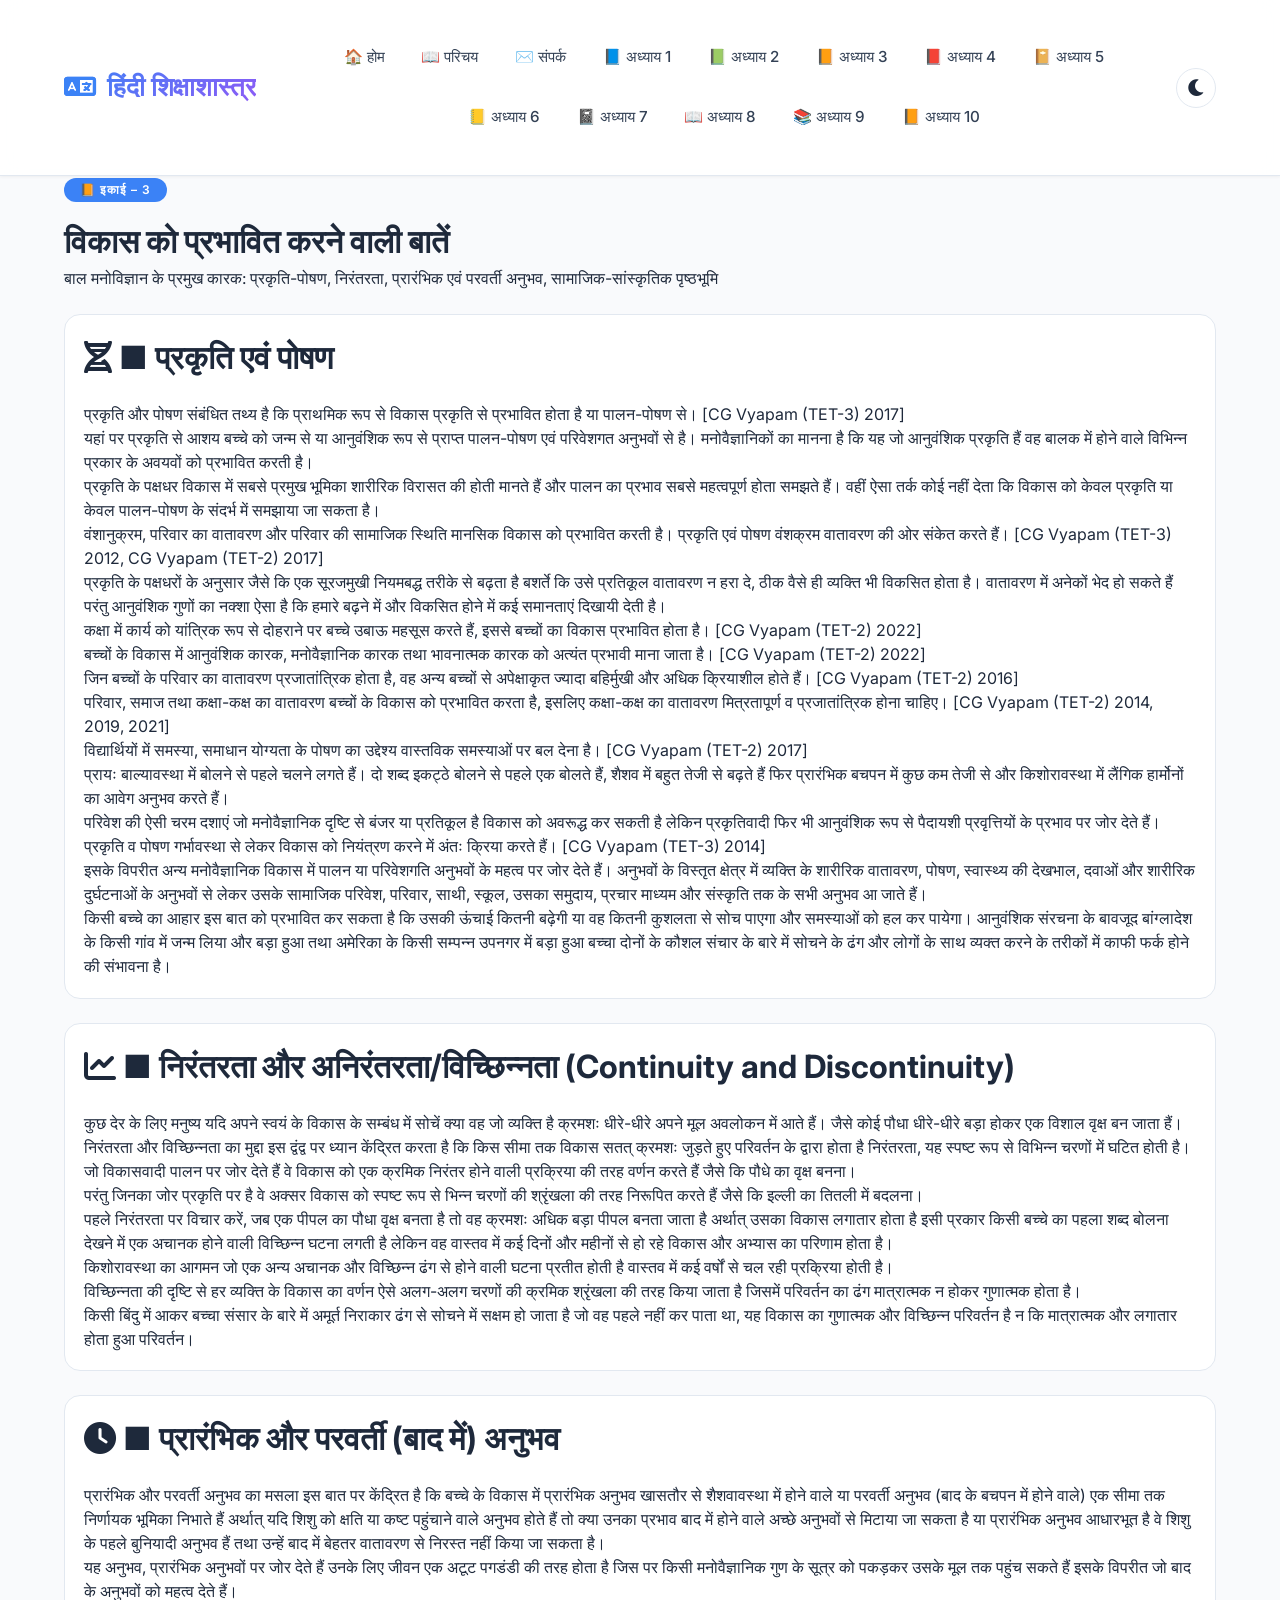
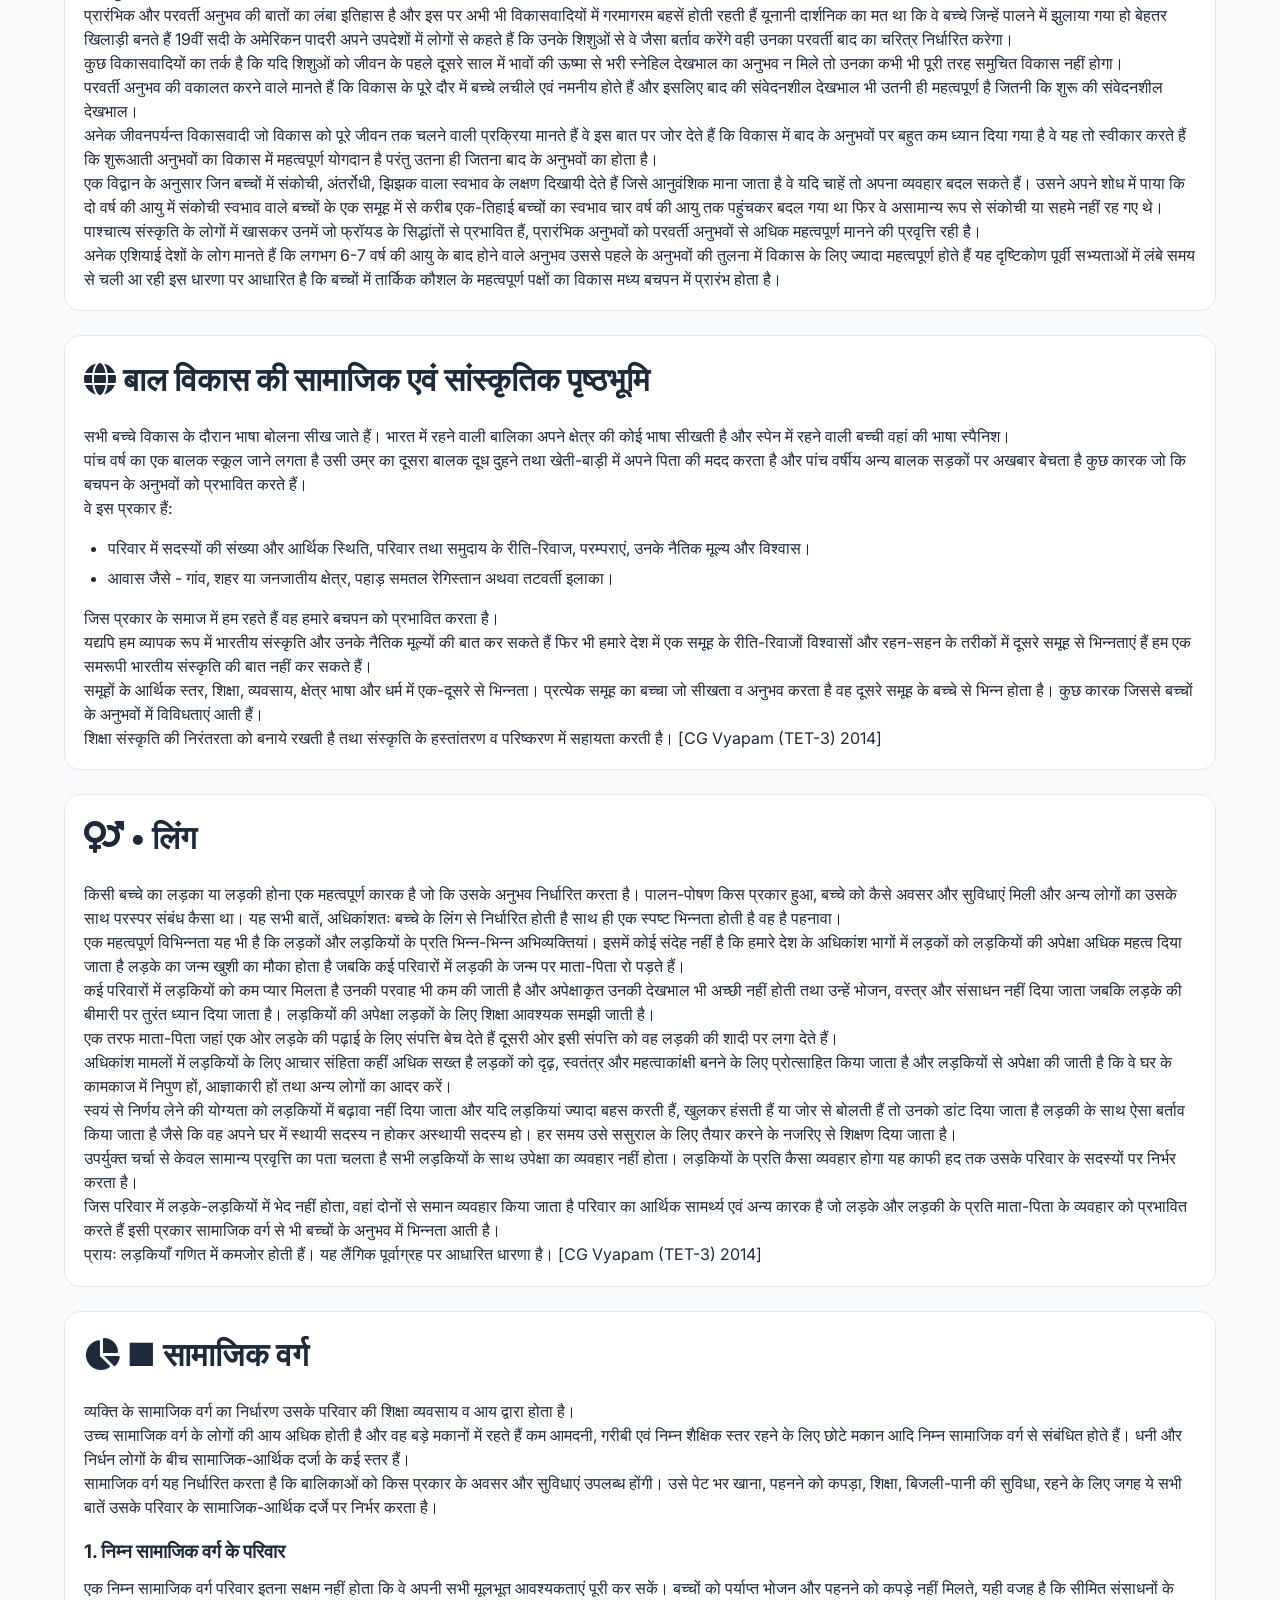
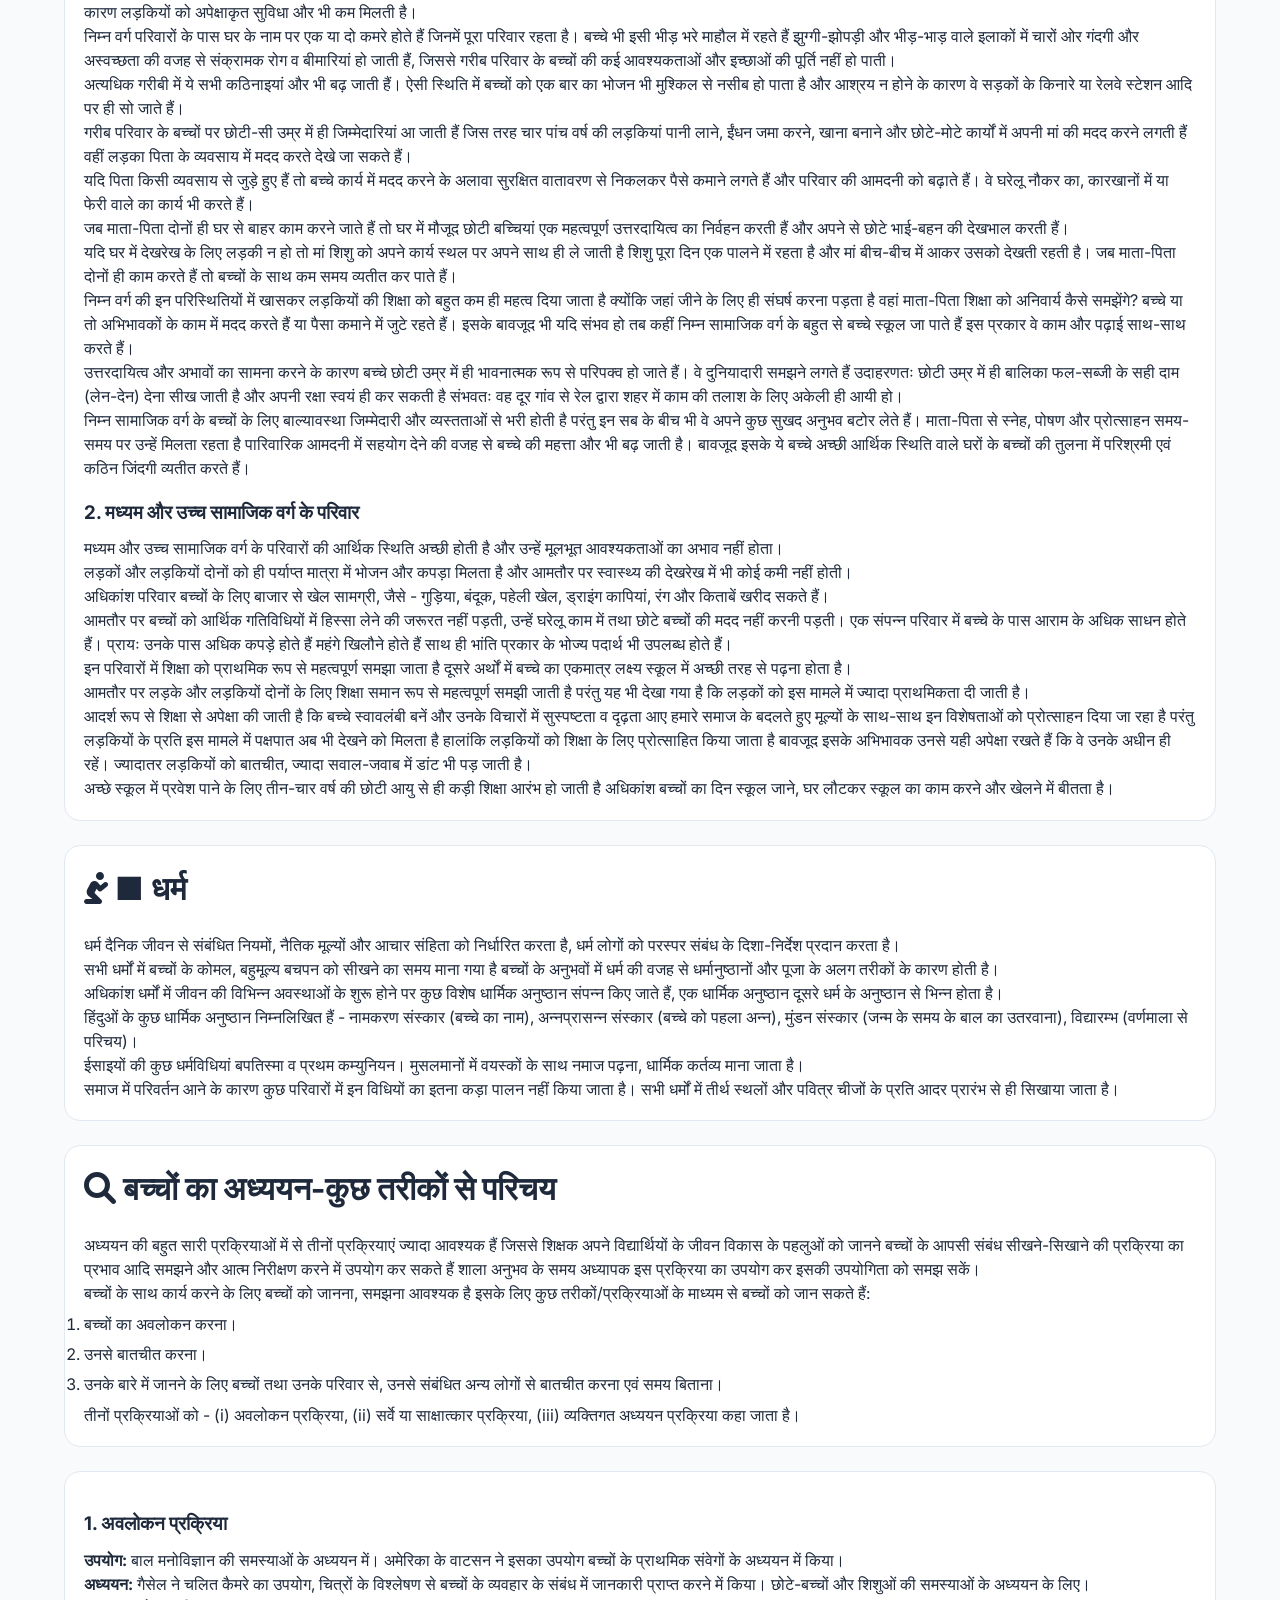
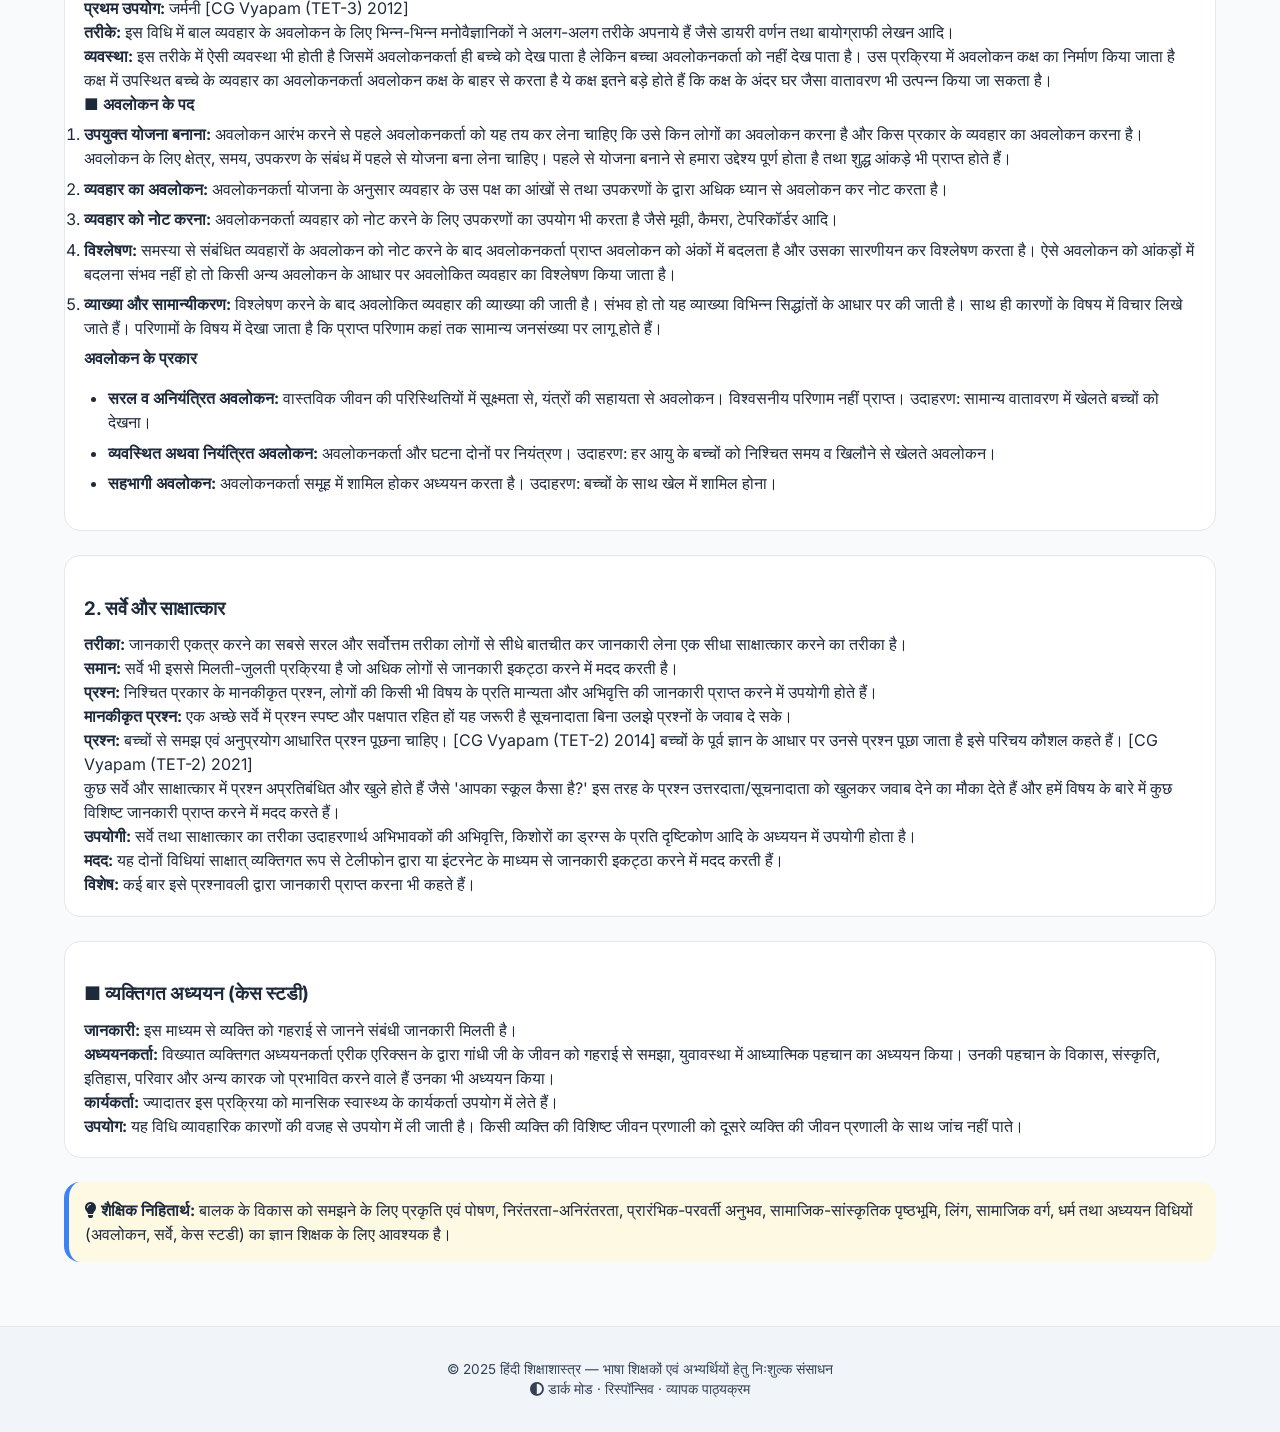
<file: chapter-3.html>
<!DOCTYPE html>
<html lang="hi">
<head>
  <meta charset="UTF-8">
  <meta name="viewport" content="width=device-width, initial-scale=1.0, viewport-fit=cover">
  <title>इकाई 3: विकास को प्रभावित करने वाली बातें | हिंदी शिक्षाशास्त्र</title>
  <link href="https://fonts.googleapis.com/css2?family=Inter:opsz,wght@14..32,300;400;500;600;700&display=swap" rel="stylesheet">
  <link rel="stylesheet" href="https://cdnjs.cloudflare.com/ajax/libs/font-awesome/6.0.0-beta3/css/all.min.css">
  <link rel="stylesheet" href="style.css">
  <style>
    .section-card {
      background: var(--bg-card);
      border: 1px solid var(--border-light);
      border-radius: 1rem;
      padding: 1.2rem;
      margin: 1.5rem 0;
    }
    .subheading {
      font-size: 1.4rem;
      margin: 1rem 0 0.5rem;
      color: var(--accent);
      border-left: 4px solid var(--accent);
      padding-left: 0.8rem;
    }
    .inset-box {
      background: var(--badge-bg);
      padding: 0.8rem;
      border-radius: 0.75rem;
      margin: 0.8rem 0;
    }
    table {
      width: 100%;
      border-collapse: collapse;
      margin: 1rem 0;
      background: var(--bg-card);
    }
    th, td {
      border: 1px solid var(--border-light);
      padding: 0.6rem;
      vertical-align: top;
      text-align: left;
    }
    th {
      background: var(--badge-bg);
    }
  </style>
</head>
<body>

  <!-- HEADER (same as other pages) -->
  <header class="site-header">
    <div class="container header-container">
      <div class="logo">
        <a href="index.html"><i class="fas fa-language"></i> हिंदी शिक्षाशास्त्र</a>
      </div>
      
      <button class="hamburger" id="hamburgerBtn" aria-label="मेनू टॉगल करें">
        <span class="bar"></span>
        <span class="bar"></span>
        <span class="bar"></span>
      </button>

      <nav class="nav-menu" id="navMenu">
        <ul class="nav-list">
          <li><a href="index.html">🏠 होम</a></li>
          <li><a href="about.html">📖 परिचय</a></li>
          <li><a href="contact.html">✉️ संपर्क</a></li>
          <li><a href="chapter-1.html">📘 अध्याय 1</a></li>
          <li><a href="chapter-2.html">📗 अध्याय 2</a></li>
          <li><a href="chapter-3.html">📙 अध्याय 3</a></li>
          <li><a href="chapter-4.html">📕 अध्याय 4</a></li>
          <li><a href="chapter-5.html">📔 अध्याय 5</a></li>
          <li><a href="chapter-6.html">📒 अध्याय 6</a></li>
          <li><a href="chapter-7.html">📓 अध्याय 7</a></li>
          <li><a href="chapter-8.html">📖 अध्याय 8</a></li>
          <li><a href="chapter-9.html">📚 अध्याय 9</a></li>
<li><a href="chapter-10.html">📙 अध्याय 10</a></li>
        </ul>
      </nav>

      <button class="dark-toggle" id="darkModeToggle" aria-label="डार्क मोड">
        <i class="fas fa-moon"></i>
      </button>
    </div>
  </header>

  <main class="main-content">
    <div class="container">
      <span class="chapter-badge">📙 इकाई – 3</span>
      <h1>विकास को प्रभावित करने वाली बातें</h1>
      <p class="subtitle">बाल मनोविज्ञान के प्रमुख कारक: प्रकृति-पोषण, निरंतरता, प्रारंभिक एवं परवर्ती अनुभव, सामाजिक-सांस्कृतिक पृष्ठभूमि</p>

      <!-- प्रकृति एवं पोषण -->
      <div class="section-card">
        <h2><i class="fas fa-dna"></i> ■ प्रकृति एवं पोषण</h2>
        <p>प्रकृति और पोषण संबंधित तथ्य है कि प्राथमिक रूप से विकास प्रकृति से प्रभावित होता है या पालन-पोषण से। [CG Vyapam (TET-3) 2017]</p>
        <p>यहां पर प्रकृति से आशय बच्चे को जन्म से या आनुवंशिक रूप से प्राप्त पालन-पोषण एवं परिवेशगत अनुभवों से है। मनोवैज्ञानिकों का मानना है कि यह जो आनुवंशिक प्रकृति हैं वह बालक में होने वाले विभिन्न प्रकार के अवयवों को प्रभावित करती है।</p>
        <p>प्रकृति के पक्षधर विकास में सबसे प्रमुख भूमिका शारीरिक विरासत की होती मानते हैं और पालन का प्रभाव सबसे महत्वपूर्ण होता समझते हैं। वहीं ऐसा तर्क कोई नहीं देता कि विकास को केवल प्रकृति या केवल पालन-पोषण के संदर्भ में समझाया जा सकता है।</p>
        <p>वंशानुक्रम, परिवार का वातावरण और परिवार की सामाजिक स्थिति मानसिक विकास को प्रभावित करती है। प्रकृति एवं पोषण वंशक्रम वातावरण की ओर संकेत करते हैं। [CG Vyapam (TET-3) 2012, CG Vyapam (TET-2) 2017]</p>
        <p>प्रकृति के पक्षधरों के अनुसार जैसे कि एक सूरजमुखी नियमबद्ध तरीके से बढ़ता है बशर्ते कि उसे प्रतिकूल वातावरण न हरा दे, ठीक वैसे ही व्यक्ति भी विकसित होता है। वातावरण में अनेकों भेद हो सकते हैं परंतु आनुवंशिक गुणों का नक्शा ऐसा है कि हमारे बढ़ने में और विकसित होने में कई समानताएं दिखायी देती है।</p>
        <p>कक्षा में कार्य को यांत्रिक रूप से दोहराने पर बच्चे उबाऊ महसूस करते हैं, इससे बच्चों का विकास प्रभावित होता है। [CG Vyapam (TET-2) 2022]</p>
        <p>बच्चों के विकास में आनुवंशिक कारक, मनोवैज्ञानिक कारक तथा भावनात्मक कारक को अत्यंत प्रभावी माना जाता है। [CG Vyapam (TET-2) 2022]</p>
        <p>जिन बच्चों के परिवार का वातावरण प्रजातांत्रिक होता है, वह अन्य बच्चों से अपेक्षाकृत ज्यादा बहिर्मुखी और अधिक क्रियाशील होते हैं। [CG Vyapam (TET-2) 2016]</p>
        <p>परिवार, समाज तथा कक्षा-कक्ष का वातावरण बच्चों के विकास को प्रभावित करता है, इसलिए कक्षा-कक्ष का वातावरण मित्रतापूर्ण व प्रजातांत्रिक होना चाहिए। [CG Vyapam (TET-2) 2014, 2019, 2021]</p>
        <p>विद्यार्थियों में समस्या, समाधान योग्यता के पोषण का उद्देश्य वास्तविक समस्याओं पर बल देना है। [CG Vyapam (TET-2) 2017]</p>
        <p>प्रायः बाल्यावस्था में बोलने से पहले चलने लगते हैं। दो शब्द इकट्ठे बोलने से पहले एक बोलते हैं, शैशव में बहुत तेजी से बढ़ते हैं फिर प्रारंभिक बचपन में कुछ कम तेजी से और किशोरावस्था में लैंगिक हार्मोनों का आवेग अनुभव करते हैं।</p>
        <p>परिवेश की ऐसी चरम दशाएं जो मनोवैज्ञानिक दृष्टि से बंजर या प्रतिकूल है विकास को अवरूद्ध कर सकती है लेकिन प्रकृतिवादी फिर भी आनुवंशिक रूप से पैदायशी प्रवृत्तियों के प्रभाव पर जोर देते हैं।</p>
        <p>प्रकृति व पोषण गर्भावस्था से लेकर विकास को नियंत्रण करने में अंतः क्रिया करते हैं। [CG Vyapam (TET-3) 2014]</p>
        <p>इसके विपरीत अन्य मनोवैज्ञानिक विकास में पालन या परिवेशगति अनुभवों के महत्व पर जोर देते हैं। अनुभवों के विस्तृत क्षेत्र में व्यक्ति के शारीरिक वातावरण, पोषण, स्वास्थ्य की देखभाल, दवाओं और शारीरिक दुर्घटनाओं के अनुभवों से लेकर उसके सामाजिक परिवेश, परिवार, साथी, स्कूल, उसका समुदाय, प्रचार माध्यम और संस्कृति तक के सभी अनुभव आ जाते हैं।</p>
        <p>किसी बच्चे का आहार इस बात को प्रभावित कर सकता है कि उसकी ऊंचाई कितनी बढ़ेगी या वह कितनी कुशलता से सोच पाएगा और समस्याओं को हल कर पायेगा। आनुवंशिक संरचना के बावजूद बांग्लादेश के किसी गांव में जन्म लिया और बड़ा हुआ तथा अमेरिका के किसी सम्पन्न उपनगर में बड़ा हुआ बच्चा दोनों के कौशल संचार के बारे में सोचने के ढंग और लोगों के साथ व्यक्त करने के तरीकों में काफी फर्क होने की संभावना है।</p>
      </div>

      <!-- निरंतरता और अनिरंतरता -->
      <div class="section-card">
        <h2><i class="fas fa-chart-line"></i> ■ निरंतरता और अनिरंतरता/विच्छिन्नता (Continuity and Discontinuity)</h2>
        <p>कुछ देर के लिए मनुष्य यदि अपने स्वयं के विकास के सम्बंध में सोचें क्या वह जो व्यक्ति है क्रमशः धीरे-धीरे अपने मूल अवलोकन में आते हैं। जैसे कोई पौधा धीरे-धीरे बड़ा होकर एक विशाल वृक्ष बन जाता हैं।</p>
        <p>निरंतरता और विच्छिन्नता का मुद्दा इस द्वंद्व पर ध्यान केंद्रित करता है कि किस सीमा तक विकास सतत् क्रमशः जुड़ते हुए परिवर्तन के द्वारा होता है निरंतरता, यह स्पष्ट रूप से विभिन्न चरणों में घटित होती है।</p>
        <p>जो विकासवादी पालन पर जोर देते हैं वे विकास को एक क्रमिक निरंतर होने वाली प्रक्रिया की तरह वर्णन करते हैं जैसे कि पौधे का वृक्ष बनना।</p>
        <p>परंतु जिनका जोर प्रकृति पर है वे अक्सर विकास को स्पष्ट रूप से भिन्न चरणों की श्रृंखला की तरह निरूपित करते हैं जैसे कि इल्ली का तितली में बदलना।</p>
        <p>पहले निरंतरता पर विचार करें, जब एक पीपल का पौधा वृक्ष बनता है तो वह क्रमशः अधिक बड़ा पीपल बनता जाता है अर्थात् उसका विकास लगातार होता है इसी प्रकार किसी बच्चे का पहला शब्द बोलना देखने में एक अचानक होने वाली विच्छिन्न घटना लगती है लेकिन वह वास्तव में कई दिनों और महीनों से हो रहे विकास और अभ्यास का परिणाम होता है।</p>
        <p>किशोरावस्था का आगमन जो एक अन्य अचानक और विच्छिन्न ढंग से होने वाली घटना प्रतीत होती है वास्तव में कई वर्षों से चल रही प्रक्रिया होती है।</p>
        <p>विच्छिन्नता की दृष्टि से हर व्यक्ति के विकास का वर्णन ऐसे अलग-अलग चरणों की क्रमिक श्रृंखला की तरह किया जाता है जिसमें परिवर्तन का ढंग मात्रात्मक न होकर गुणात्मक होता है।</p>
        <p>किसी बिंदु में आकर बच्चा संसार के बारे में अमूर्त निराकार ढंग से सोचने में सक्षम हो जाता है जो वह पहले नहीं कर पाता था, यह विकास का गुणात्मक और विच्छिन्न परिवर्तन है न कि मात्रात्मक और लगातार होता हुआ परिवर्तन।</p>
      </div>

      <!-- प्रारंभिक और परवर्ती अनुभव -->
      <div class="section-card">
        <h2><i class="fas fa-clock"></i> ■ प्रारंभिक और परवर्ती (बाद में) अनुभव</h2>
        <p>प्रारंभिक और परवर्ती अनुभव का मसला इस बात पर केंद्रित है कि बच्चे के विकास में प्रारंभिक अनुभव खासतौर से शैशवावस्था में होने वाले या परवर्ती अनुभव (बाद के बचपन में होने वाले) एक सीमा तक निर्णायक भूमिका निभाते हैं अर्थात् यदि शिशु को क्षति या कष्ट पहुंचाने वाले अनुभव होते हैं तो क्या उनका प्रभाव बाद में होने वाले अच्छे अनुभवों से मिटाया जा सकता है या प्रारंभिक अनुभव आधारभूत है वे शिशु के पहले बुनियादी अनुभव हैं तथा उन्हें बाद में बेहतर वातावरण से निरस्त नहीं किया जा सकता है।</p>
        <p>यह अनुभव, प्रारंभिक अनुभवों पर जोर देते हैं उनके लिए जीवन एक अटूट पगडंडी की तरह होता है जिस पर किसी मनोवैज्ञानिक गुण के सूत्र को पकड़कर उसके मूल तक पहुंच सकते हैं इसके विपरीत जो बाद के अनुभवों को महत्व देते हैं।</p>
        <p>प्रारंभिक और परवर्ती अनुभव की बातों का लंबा इतिहास है और इस पर अभी भी विकासवादियों में गरमागरम बहसें होती रहती हैं यूनानी दार्शनिक का मत था कि वे बच्चे जिन्हें पालने में झुलाया गया हो बेहतर खिलाड़ी बनते हैं 19वीं सदी के अमेरिकन पादरी अपने उपदेशों में लोगों से कहते हैं कि उनके शिशुओं से वे जैसा बर्ताव करेंगे वही उनका परवर्ती बाद का चरित्र निर्धारित करेगा।</p>
        <p>कुछ विकासवादियों का तर्क है कि यदि शिशुओं को जीवन के पहले दूसरे साल में भावों की ऊष्मा से भरी स्नेहिल देखभाल का अनुभव न मिले तो उनका कभी भी पूरी तरह समुचित विकास नहीं होगा।</p>
        <p>परवर्ती अनुभव की वकालत करने वाले मानते हैं कि विकास के पूरे दौर में बच्चे लचीले एवं नमनीय होते हैं और इसलिए बाद की संवेदनशील देखभाल भी उतनी ही महत्वपूर्ण है जितनी कि शुरू की संवेदनशील देखभाल।</p>
        <p>अनेक जीवनपर्यन्त विकासवादी जो विकास को पूरे जीवन तक चलने वाली प्रक्रिया मानते हैं वे इस बात पर जोर देते हैं कि विकास में बाद के अनुभवों पर बहुत कम ध्यान दिया गया है वे यह तो स्वीकार करते हैं कि शुरूआती अनुभवों का विकास में महत्वपूर्ण योगदान है परंतु उतना ही जितना बाद के अनुभवों का होता है।</p>
        <p>एक विद्वान के अनुसार जिन बच्चों में संकोची, अंतर्रोधी, झिझक वाला स्वभाव के लक्षण दिखायी देते हैं जिसे आनुवंशिक माना जाता है वे यदि चाहें तो अपना व्यवहार बदल सकते हैं। उसने अपने शोध में पाया कि दो वर्ष की आयु में संकोची स्वभाव वाले बच्चों के एक समूह में से करीब एक-तिहाई बच्चों का स्वभाव चार वर्ष की आयु तक पहुंचकर बदल गया था फिर वे असामान्य रूप से संकोची या सहमे नहीं रह गए थे।</p>
        <p>पाश्चात्य संस्कृति के लोगों में खासकर उनमें जो फ्रॉयड के सिद्धांतों से प्रभावित हैं, प्रारंभिक अनुभवों को परवर्ती अनुभवों से अधिक महत्वपूर्ण मानने की प्रवृत्ति रही है।</p>
        <p>अनेक एशियाई देशों के लोग मानते हैं कि लगभग 6-7 वर्ष की आयु के बाद होने वाले अनुभव उससे पहले के अनुभवों की तुलना में विकास के लिए ज्यादा महत्वपूर्ण होते हैं यह दृष्टिकोण पूर्वी सभ्यताओं में लंबे समय से चली आ रही इस धारणा पर आधारित है कि बच्चों में तार्किक कौशल के महत्वपूर्ण पक्षों का विकास मध्य बचपन में प्रारंभ होता है।</p>
      </div>

      <!-- बाल विकास की सामाजिक एवं सांस्कृतिक पृष्ठभूमि -->
      <div class="section-card">
        <h2><i class="fas fa-globe"></i> बाल विकास की सामाजिक एवं सांस्कृतिक पृष्ठभूमि</h2>
        <p>सभी बच्चे विकास के दौरान भाषा बोलना सीख जाते हैं। भारत में रहने वाली बालिका अपने क्षेत्र की कोई भाषा सीखती है और स्पेन में रहने वाली बच्ची वहां की भाषा स्पैनिश।</p>
        <p>पांच वर्ष का एक बालक स्कूल जाने लगता है उसी उम्र का दूसरा बालक दूध दुहने तथा खेती-बाड़ी में अपने पिता की मदद करता है और पांच वर्षीय अन्य बालक सड़कों पर अखबार बेचता है कुछ कारक जो कि बचपन के अनुभवों को प्रभावित करते हैं।</p>
        <p>वे इस प्रकार हैं:</p>
        <ul>
          <li>परिवार में सदस्यों की संख्या और आर्थिक स्थिति, परिवार तथा समुदाय के रीति-रिवाज, परम्पराएं, उनके नैतिक मूल्य और विश्वास।</li>
          <li>आवास जैसे - गांव, शहर या जनजातीय क्षेत्र, पहाड़ समतल रेगिस्तान अथवा तटवर्ती इलाका।</li>
        </ul>
        <p>जिस प्रकार के समाज में हम रहते हैं वह हमारे बचपन को प्रभावित करता है।</p>
        <p>यद्यपि हम व्यापक रूप में भारतीय संस्कृति और उनके नैतिक मूल्यों की बात कर सकते हैं फिर भी हमारे देश में एक समूह के रीति-रिवाजों विश्वासों और रहन-सहन के तरीकों में दूसरे समूह से भिन्नताएं हैं हम एक समरूपी भारतीय संस्कृति की बात नहीं कर सकते हैं।</p>
        <p>समूहों के आर्थिक स्तर, शिक्षा, व्यवसाय, क्षेत्र भाषा और धर्म में एक-दूसरे से भिन्नता। प्रत्येक समूह का बच्चा जो सीखता व अनुभव करता है वह दूसरे समूह के बच्चे से भिन्न होता है। कुछ कारक जिससे बच्चों के अनुभवों में विविधताएं आती हैं।</p>
        <p>शिक्षा संस्कृति की निरंतरता को बनाये रखती है तथा संस्कृति के हस्तांतरण व परिष्करण में सहायता करती है। [CG Vyapam (TET-3) 2014]</p>
      </div>

      <!-- लिंग -->
      <div class="section-card">
        <h2><i class="fas fa-venus-mars"></i> • लिंग</h2>
        <p>किसी बच्चे का लड़का या लड़की होना एक महत्वपूर्ण कारक है जो कि उसके अनुभव निर्धारित करता है। पालन-पोषण किस प्रकार हुआ, बच्चे को कैसे अवसर और सुविधाएं मिली और अन्य लोगों का उसके साथ परस्पर संबंध कैसा था। यह सभी बातें, अधिकांशतः बच्चे के लिंग से निर्धारित होती है साथ ही एक स्पष्ट भिन्नता होती है वह है पहनावा।</p>
        <p>एक महत्वपूर्ण विभिन्नता यह भी है कि लड़कों और लड़कियों के प्रति भिन्न-भिन्न अभिव्यक्तियां। इसमें कोई संदेह नहीं है कि हमारे देश के अधिकांश भागों में लड़कों को लड़कियों की अपेक्षा अधिक महत्व दिया जाता है लड़के का जन्म खुशी का मौका होता है जबकि कई परिवारों में लड़की के जन्म पर माता-पिता रो पड़ते हैं।</p>
        <p>कई परिवारों में लड़कियों को कम प्यार मिलता है उनकी परवाह भी कम की जाती है और अपेक्षाकृत उनकी देखभाल भी अच्छी नहीं होती तथा उन्हें भोजन, वस्त्र और संसाधन नहीं दिया जाता जबकि लड़के की बीमारी पर तुरंत ध्यान दिया जाता है। लड़कियों की अपेक्षा लड़कों के लिए शिक्षा आवश्यक समझी जाती है।</p>
        <p>एक तरफ माता-पिता जहां एक ओर लड़के की पढ़ाई के लिए संपत्ति बेच देते हैं दूसरी ओर इसी संपत्ति को वह लड़की की शादी पर लगा देते हैं।</p>
        <p>अधिकांश मामलों में लड़कियों के लिए आचार संहिता कहीं अधिक सख्त है लड़कों को दृढ़, स्वतंत्र और महत्वाकांक्षी बनने के लिए प्रोत्साहित किया जाता है और लड़कियों से अपेक्षा की जाती है कि वे घर के कामकाज में निपुण हों, आज्ञाकारी हों तथा अन्य लोगों का आदर करें।</p>
        <p>स्वयं से निर्णय लेने की योग्यता को लड़कियों में बढ़ावा नहीं दिया जाता और यदि लड़कियां ज्यादा बहस करती हैं, खुलकर हंसती हैं या जोर से बोलती हैं तो उनको डांट दिया जाता है लड़की के साथ ऐसा बर्ताव किया जाता है जैसे कि वह अपने घर में स्थायी सदस्य न होकर अस्थायी सदस्य हो। हर समय उसे ससुराल के लिए तैयार करने के नजरिए से शिक्षण दिया जाता है।</p>
        <p>उपर्युक्त चर्चा से केवल सामान्य प्रवृत्ति का पता चलता है सभी लड़कियों के साथ उपेक्षा का व्यवहार नहीं होता। लड़कियों के प्रति कैसा व्यवहार होगा यह काफी हद तक उसके परिवार के सदस्यों पर निर्भर करता है।</p>
        <p>जिस परिवार में लड़के-लड़कियों में भेद नहीं होता, वहां दोनों से समान व्यवहार किया जाता है परिवार का आर्थिक सामर्थ्य एवं अन्य कारक है जो लड़के और लड़की के प्रति माता-पिता के व्यवहार को प्रभावित करते हैं इसी प्रकार सामाजिक वर्ग से भी बच्चों के अनुभव में भिन्नता आती है।</p>
        <p>प्रायः लड़कियाँ गणित में कमजोर होती हैं। यह लैंगिक पूर्वाग्रह पर आधारित धारणा है। [CG Vyapam (TET-3) 2014]</p>
      </div>

      <!-- सामाजिक वर्ग -->
      <div class="section-card">
        <h2><i class="fas fa-chart-pie"></i> ■ सामाजिक वर्ग</h2>
        <p>व्यक्ति के सामाजिक वर्ग का निर्धारण उसके परिवार की शिक्षा व्यवसाय व आय द्वारा होता है।</p>
        <p>उच्च सामाजिक वर्ग के लोगों की आय अधिक होती है और वह बड़े मकानों में रहते हैं कम आमदनी, गरीबी एवं निम्न शैक्षिक स्तर रहने के लिए छोटे मकान आदि निम्न सामाजिक वर्ग से संबंधित होते हैं। धनी और निर्धन लोगों के बीच सामाजिक-आर्थिक दर्जा के कई स्तर हैं।</p>
        <p>सामाजिक वर्ग यह निर्धारित करता है कि बालिकाओं को किस प्रकार के अवसर और सुविधाएं उपलब्ध होंगी। उसे पेट भर खाना, पहनने को कपड़ा, शिक्षा, बिजली-पानी की सुविधा, रहने के लिए जगह ये सभी बातें उसके परिवार के सामाजिक-आर्थिक दर्जे पर निर्भर करता है।</p>

        <h3>1. निम्न सामाजिक वर्ग के परिवार</h3>
        <p>एक निम्न सामाजिक वर्ग परिवार इतना सक्षम नहीं होता कि वे अपनी सभी मूलभूत आवश्यकताएं पूरी कर सकें। बच्चों को पर्याप्त भोजन और पहनने को कपड़े नहीं मिलते, यही वजह है कि सीमित संसाधनों के कारण लड़कियों को अपेक्षाकृत सुविधा और भी कम मिलती है।</p>
        <p>निम्न वर्ग परिवारों के पास घर के नाम पर एक या दो कमरे होते हैं जिनमें पूरा परिवार रहता है। बच्चे भी इसी भीड़ भरे माहौल में रहते हैं झुग्गी-झोपड़ी और भीड़-भाड़ वाले इलाकों में चारों ओर गंदगी और अस्वच्छता की वजह से संक्रामक रोग व बीमारियां हो जाती हैं, जिससे गरीब परिवार के बच्चों की कई आवश्यकताओं और इच्छाओं की पूर्ति नहीं हो पाती।</p>
        <p>अत्यधिक गरीबी में ये सभी कठिनाइयां और भी बढ़ जाती हैं। ऐसी स्थिति में बच्चों को एक बार का भोजन भी मुश्किल से नसीब हो पाता है और आश्रय न होने के कारण वे सड़कों के किनारे या रेलवे स्टेशन आदि पर ही सो जाते हैं।</p>
        <p>गरीब परिवार के बच्चों पर छोटी-सी उम्र में ही जिम्मेदारियां आ जाती हैं जिस तरह चार पांच वर्ष की लड़कियां पानी लाने, ईंधन जमा करने, खाना बनाने और छोटे-मोटे कार्यों में अपनी मां की मदद करने लगती हैं वहीं लड़का पिता के व्यवसाय में मदद करते देखे जा सकते हैं।</p>
        <p>यदि पिता किसी व्यवसाय से जुड़े हुए हैं तो बच्चे कार्य में मदद करने के अलावा सुरक्षित वातावरण से निकलकर पैसे कमाने लगते हैं और परिवार की आमदनी को बढ़ाते हैं। वे घरेलू नौकर का, कारखानों में या फेरी वाले का कार्य भी करते हैं।</p>
        <p>जब माता-पिता दोनों ही घर से बाहर काम करने जाते हैं तो घर में मौजूद छोटी बच्चियां एक महत्वपूर्ण उत्तरदायित्व का निर्वहन करती हैं और अपने से छोटे भाई-बहन की देखभाल करती हैं।</p>
        <p>यदि घर में देखरेख के लिए लड़की न हो तो मां शिशु को अपने कार्य स्थल पर अपने साथ ही ले जाती है शिशु पूरा दिन एक पालने में रहता है और मां बीच-बीच में आकर उसको देखती रहती है। जब माता-पिता दोनों ही काम करते हैं तो बच्चों के साथ कम समय व्यतीत कर पाते हैं।</p>
        <p>निम्न वर्ग की इन परिस्थितियों में खासकर लड़कियों की शिक्षा को बहुत कम ही महत्व दिया जाता है क्योंकि जहां जीने के लिए ही संघर्ष करना पड़ता है वहां माता-पिता शिक्षा को अनिवार्य कैसे समझेंगे? बच्चे या तो अभिभावकों के काम में मदद करते हैं या पैसा कमाने में जुटे रहते हैं। इसके बावजूद भी यदि संभव हो तब कहीं निम्न सामाजिक वर्ग के बहुत से बच्चे स्कूल जा पाते हैं इस प्रकार वे काम और पढ़ाई साथ-साथ करते हैं।</p>
        <p>उत्तरदायित्व और अभावों का सामना करने के कारण बच्चे छोटी उम्र में ही भावनात्मक रूप से परिपक्व हो जाते हैं। वे दुनियादारी समझने लगते हैं उदाहरणतः छोटी उम्र में ही बालिका फल-सब्जी के सही दाम (लेन-देन) देना सीख जाती है और अपनी रक्षा स्वयं ही कर सकती है संभवतः वह दूर गांव से रेल द्वारा शहर में काम की तलाश के लिए अकेली ही आयी हो।</p>
        <p>निम्न सामाजिक वर्ग के बच्चों के लिए बाल्यावस्था जिम्मेदारी और व्यस्तताओं से भरी होती है परंतु इन सब के बीच भी वे अपने कुछ सुखद अनुभव बटोर लेते हैं। माता-पिता से स्नेह, पोषण और प्रोत्साहन समय-समय पर उन्हें मिलता रहता है पारिवारिक आमदनी में सहयोग देने की वजह से बच्चे की महत्ता और भी बढ़ जाती है। बावजूद इसके ये बच्चे अच्छी आर्थिक स्थिति वाले घरों के बच्चों की तुलना में परिश्रमी एवं कठिन जिंदगी व्यतीत करते हैं।</p>

        <h3>2. मध्यम और उच्च सामाजिक वर्ग के परिवार</h3>
        <p>मध्यम और उच्च सामाजिक वर्ग के परिवारों की आर्थिक स्थिति अच्छी होती है और उन्हें मूलभूत आवश्यकताओं का अभाव नहीं होता।</p>
        <p>लड़कों और लड़कियों दोनों को ही पर्याप्त मात्रा में भोजन और कपड़ा मिलता है और आमतौर पर स्वास्थ्य की देखरेख में भी कोई कमी नहीं होती।</p>
        <p>अधिकांश परिवार बच्चों के लिए बाजार से खेल सामग्री, जैसे - गुड़िया, बंदूक, पहेली खेल, ड्राइंग कापियां, रंग और किताबें खरीद सकते हैं।</p>
        <p>आमतौर पर बच्चों को आर्थिक गतिविधियों में हिस्सा लेने की जरूरत नहीं पड़ती, उन्हें घरेलू काम में तथा छोटे बच्चों की मदद नहीं करनी पड़ती। एक संपन्न परिवार में बच्चे के पास आराम के अधिक साधन होते हैं। प्रायः उनके पास अधिक कपड़े होते हैं महंगे खिलौने होते हैं साथ ही भांति प्रकार के भोज्य पदार्थ भी उपलब्ध होते हैं।</p>
        <p>इन परिवारों में शिक्षा को प्राथमिक रूप से महत्वपूर्ण समझा जाता है दूसरे अर्थों में बच्चे का एकमात्र लक्ष्य स्कूल में अच्छी तरह से पढ़ना होता है।</p>
        <p>आमतौर पर लड़के और लड़कियों दोनों के लिए शिक्षा समान रूप से महत्वपूर्ण समझी जाती है परंतु यह भी देखा गया है कि लड़कों को इस मामले में ज्यादा प्राथमिकता दी जाती है।</p>
        <p>आदर्श रूप से शिक्षा से अपेक्षा की जाती है कि बच्चे स्वावलंबी बनें और उनके विचारों में सुस्पष्टता व दृढ़ता आए हमारे समाज के बदलते हुए मूल्यों के साथ-साथ इन विशेषताओं को प्रोत्साहन दिया जा रहा है परंतु लड़कियों के प्रति इस मामले में पक्षपात अब भी देखने को मिलता है हालांकि लड़कियों को शिक्षा के लिए प्रोत्साहित किया जाता है बावजूद इसके अभिभावक उनसे यही अपेक्षा रखते हैं कि वे उनके अधीन ही रहें। ज्यादातर लड़कियों को बातचीत, ज्यादा सवाल-जवाब में डांट भी पड़ जाती है।</p>
        <p>अच्छे स्कूल में प्रवेश पाने के लिए तीन-चार वर्ष की छोटी आयु से ही कड़ी शिक्षा आरंभ हो जाती है अधिकांश बच्चों का दिन स्कूल जाने, घर लौटकर स्कूल का काम करने और खेलने में बीतता है।</p>
      </div>

      <!-- धर्म -->
      <div class="section-card">
        <h2><i class="fas fa-pray"></i> ■ धर्म</h2>
        <p>धर्म दैनिक जीवन से संबंधित नियमों, नैतिक मूल्यों और आचार संहिता को निर्धारित करता है, धर्म लोगों को परस्पर संबंध के दिशा-निर्देश प्रदान करता है।</p>
        <p>सभी धर्मों में बच्चों के कोमल, बहुमूल्य बचपन को सीखने का समय माना गया है बच्चों के अनुभवों में धर्म की वजह से धर्मानुष्ठानों और पूजा के अलग तरीकों के कारण होती है।</p>
        <p>अधिकांश धर्मों में जीवन की विभिन्न अवस्थाओं के शुरू होने पर कुछ विशेष धार्मिक अनुष्ठान संपन्न किए जाते हैं, एक धार्मिक अनुष्ठान दूसरे धर्म के अनुष्ठान से भिन्न होता है।</p>
        <p>हिंदुओं के कुछ धार्मिक अनुष्ठान निम्नलिखित हैं - नामकरण संस्कार (बच्चे का नाम), अन्नप्रासन्न संस्कार (बच्चे को पहला अन्न), मुंडन संस्कार (जन्म के समय के बाल का उतरवाना), विद्यारम्भ (वर्णमाला से परिचय)।</p>
        <p>ईसाइयों की कुछ धर्मविधियां बपतिस्मा व प्रथम कम्युनियन। मुसलमानों में वयस्कों के साथ नमाज पढ़ना, धार्मिक कर्तव्य माना जाता है।</p>
        <p>समाज में परिवर्तन आने के कारण कुछ परिवारों में इन विधियों का इतना कड़ा पालन नहीं किया जाता है। सभी धर्मों में तीर्थ स्थलों और पवित्र चीजों के प्रति आदर प्रारंभ से ही सिखाया जाता है।</p>
      </div>

      <!-- बच्चों का अध्ययन-कुछ तरीकों से परिचय -->
      <div class="section-card">
        <h2><i class="fas fa-search"></i> बच्चों का अध्ययन-कुछ तरीकों से परिचय</h2>
        <p>अध्ययन की बहुत सारी प्रक्रियाओं में से तीनों प्रक्रियाएं ज्यादा आवश्यक हैं जिससे शिक्षक अपने विद्यार्थियों के जीवन विकास के पहलुओं को जानने बच्चों के आपसी संबंध सीखने-सिखाने की प्रक्रिया का प्रभाव आदि समझने और आत्म निरीक्षण करने में उपयोग कर सकते हैं शाला अनुभव के समय अध्यापक इस प्रक्रिया का उपयोग कर इसकी उपयोगिता को समझ सकें।</p>
        <p>बच्चों के साथ कार्य करने के लिए बच्चों को जानना, समझना आवश्यक है इसके लिए कुछ तरीकों/प्रक्रियाओं के माध्यम से बच्चों को जान सकते हैं:</p>
        <ol>
          <li>बच्चों का अवलोकन करना।</li>
          <li>उनसे बातचीत करना।</li>
          <li>उनके बारे में जानने के लिए बच्चों तथा उनके परिवार से, उनसे संबंधित अन्य लोगों से बातचीत करना एवं समय बिताना।</li>
        </ol>
        <p>तीनों प्रक्रियाओं को - (i) अवलोकन प्रक्रिया, (ii) सर्वे या साक्षात्कार प्रक्रिया, (iii) व्यक्तिगत अध्ययन प्रक्रिया कहा जाता है।</p>
      </div>

      <!-- अवलोकन प्रक्रिया -->
      <div class="section-card">
        <h3>1. अवलोकन प्रक्रिया</h3>
        <p><strong>उपयोग:</strong> बाल मनोविज्ञान की समस्याओं के अध्ययन में। अमेरिका के वाटसन ने इसका उपयोग बच्चों के प्राथमिक संवेगों के अध्ययन में किया।</p>
        <p><strong>अध्ययन:</strong> गैसेल ने चलित कैमरे का उपयोग, चित्रों के विश्लेषण से बच्चों के व्यवहार के संबंध में जानकारी प्राप्त करने में किया। छोटे-बच्चों और शिशुओं की समस्याओं के अध्ययन के लिए।</p>
        <p><strong>प्रथम उपयोग:</strong> जर्मनी [CG Vyapam (TET-3) 2012]</p>
        <p><strong>तरीके:</strong> इस विधि में बाल व्यवहार के अवलोकन के लिए भिन्न-भिन्न मनोवैज्ञानिकों ने अलग-अलग तरीके अपनाये हैं जैसे डायरी वर्णन तथा बायोग्राफी लेखन आदि।</p>
        <p><strong>व्यवस्था:</strong> इस तरीके में ऐसी व्यवस्था भी होती है जिसमें अवलोकनकर्ता ही बच्चे को देख पाता है लेकिन बच्चा अवलोकनकर्ता को नहीं देख पाता है। उस प्रक्रिया में अवलोकन कक्ष का निर्माण किया जाता है कक्ष में उपस्थित बच्चे के व्यवहार का अवलोकनकर्ता अवलोकन कक्ष के बाहर से करता है ये कक्ष इतने बड़े होते हैं कि कक्ष के अंदर घर जैसा वातावरण भी उत्पन्न किया जा सकता है।</p>

        <h4>■ अवलोकन के पद</h4>
        <ol>
          <li><strong>उपयुक्त योजना बनाना:</strong> अवलोकन आरंभ करने से पहले अवलोकनकर्ता को यह तय कर लेना चाहिए कि उसे किन लोगों का अवलोकन करना है और किस प्रकार के व्यवहार का अवलोकन करना है। अवलोकन के लिए क्षेत्र, समय, उपकरण के संबंध में पहले से योजना बना लेना चाहिए। पहले से योजना बनाने से हमारा उद्देश्य पूर्ण होता है तथा शुद्ध आंकड़े भी प्राप्त होते हैं।</li>
          <li><strong>व्यवहार का अवलोकन:</strong> अवलोकनकर्ता योजना के अनुसार व्यवहार के उस पक्ष का आंखों से तथा उपकरणों के द्वारा अधिक ध्यान से अवलोकन कर नोट करता है।</li>
          <li><strong>व्यवहार को नोट करना:</strong> अवलोकनकर्ता व्यवहार को नोट करने के लिए उपकरणों का उपयोग भी करता है जैसे मूवी, कैमरा, टेपरिकॉर्डर आदि।</li>
          <li><strong>विश्लेषण:</strong> समस्या से संबंधित व्यवहारों के अवलोकन को नोट करने के बाद अवलोकनकर्ता प्राप्त अवलोकन को अंकों में बदलता है और उसका सारणीयन कर विश्लेषण करता है। ऐसे अवलोकन को आंकड़ों में बदलना संभव नहीं हो तो किसी अन्य अवलोकन के आधार पर अवलोकित व्यवहार का विश्लेषण किया जाता है।</li>
          <li><strong>व्याख्या और सामान्यीकरण:</strong> विश्लेषण करने के बाद अवलोकित व्यवहार की व्याख्या की जाती है। संभव हो तो यह व्याख्या विभिन्न सिद्धांतों के आधार पर की जाती है। साथ ही कारणों के विषय में विचार लिखे जाते हैं। परिणामों के विषय में देखा जाता है कि प्राप्त परिणाम कहां तक सामान्य जनसंख्या पर लागू होते हैं।</li>
        </ol>

        <h4>अवलोकन के प्रकार</h4>
        <ul>
          <li><strong>सरल व अनियंत्रित अवलोकन:</strong> वास्तविक जीवन की परिस्थितियों में सूक्ष्मता से, यंत्रों की सहायता से अवलोकन। विश्वसनीय परिणाम नहीं प्राप्त। उदाहरण: सामान्य वातावरण में खेलते बच्चों को देखना।</li>
          <li><strong>व्यवस्थित अथवा नियंत्रित अवलोकन:</strong> अवलोकनकर्ता और घटना दोनों पर नियंत्रण। उदाहरण: हर आयु के बच्चों को निश्चित समय व खिलौने से खेलते अवलोकन।</li>
          <li><strong>सहभागी अवलोकन:</strong> अवलोकनकर्ता समूह में शामिल होकर अध्ययन करता है। उदाहरण: बच्चों के साथ खेल में शामिल होना।</li>
        </ul>
      </div>

      <!-- सर्वे और साक्षात्कार -->
      <div class="section-card">
        <h3>2. सर्वे और साक्षात्कार</h3>
        <p><strong>तरीका:</strong> जानकारी एकत्र करने का सबसे सरल और सर्वोत्तम तरीका लोगों से सीधे बातचीत कर जानकारी लेना एक सीधा साक्षात्कार करने का तरीका है।</p>
        <p><strong>समान:</strong> सर्वे भी इससे मिलती-जुलती प्रक्रिया है जो अधिक लोगों से जानकारी इकट्ठा करने में मदद करती है।</p>
        <p><strong>प्रश्न:</strong> निश्चित प्रकार के मानकीकृत प्रश्न, लोगों की किसी भी विषय के प्रति मान्यता और अभिवृत्ति की जानकारी प्राप्त करने में उपयोगी होते हैं।</p>
        <p><strong>मानकीकृत प्रश्न:</strong> एक अच्छे सर्वे में प्रश्न स्पष्ट और पक्षपात रहित हों यह जरूरी है सूचनादाता बिना उलझे प्रश्नों के जवाब दे सके।</p>
        <p><strong>प्रश्न:</strong> बच्चों से समझ एवं अनुप्रयोग आधारित प्रश्न पूछना चाहिए। [CG Vyapam (TET-2) 2014] बच्चों के पूर्व ज्ञान के आधार पर उनसे प्रश्न पूछा जाता है इसे परिचय कौशल कहते हैं। [CG Vyapam (TET-2) 2021]</p>
        <p>कुछ सर्वे और साक्षात्कार में प्रश्न अप्रतिबंधित और खुले होते हैं जैसे 'आपका स्कूल कैसा है?' इस तरह के प्रश्न उत्तरदाता/सूचनादाता को खुलकर जवाब देने का मौका देते हैं और हमें विषय के बारे में कुछ विशिष्ट जानकारी प्राप्त करने में मदद करते हैं।</p>
        <p><strong>उपयोगी:</strong> सर्वे तथा साक्षात्कार का तरीका उदाहरणार्थ अभिभावकों की अभिवृत्ति, किशोरों का ड्रग्स के प्रति दृष्टिकोण आदि के अध्ययन में उपयोगी होता है।</p>
        <p><strong>मदद:</strong> यह दोनों विधियां साक्षात् व्यक्तिगत रूप से टेलीफोन द्वारा या इंटरनेट के माध्यम से जानकारी इकट्ठा करने में मदद करती हैं।</p>
        <p><strong>विशेष:</strong> कई बार इसे प्रश्नावली द्वारा जानकारी प्राप्त करना भी कहते हैं।</p>
      </div>

      <!-- व्यक्तिगत अध्ययन (केस स्टडी) -->
      <div class="section-card">
        <h3>■ व्यक्तिगत अध्ययन (केस स्टडी)</h3>
        <p><strong>जानकारी:</strong> इस माध्यम से व्यक्ति को गहराई से जानने संबंधी जानकारी मिलती है।</p>
        <p><strong>अध्ययनकर्ता:</strong> विख्यात व्यक्तिगत अध्ययनकर्ता एरीक एरिक्सन के द्वारा गांधी जी के जीवन को गहराई से समझा, युवावस्था में आध्यात्मिक पहचान का अध्ययन किया। उनकी पहचान के विकास, संस्कृति, इतिहास, परिवार और अन्य कारक जो प्रभावित करने वाले हैं उनका भी अध्ययन किया।</p>
        <p><strong>कार्यकर्ता:</strong> ज्यादातर इस प्रक्रिया को मानसिक स्वास्थ्य के कार्यकर्ता उपयोग में लेते हैं।</p>
        <p><strong>उपयोग:</strong> यह विधि व्यावहारिक कारणों की वजह से उपयोग में ली जाती है। किसी व्यक्ति की विशिष्ट जीवन प्रणाली को दूसरे व्यक्ति की जीवन प्रणाली के साथ जांच नहीं पाते।</p>
      </div>

      <div class="tip-box">
        <i class="fas fa-lightbulb"></i> <strong>शैक्षिक निहितार्थ:</strong> बालक के विकास को समझने के लिए प्रकृति एवं पोषण, निरंतरता-अनिरंतरता, प्रारंभिक-परवर्ती अनुभव, सामाजिक-सांस्कृतिक पृष्ठभूमि, लिंग, सामाजिक वर्ग, धर्म तथा अध्ययन विधियों (अवलोकन, सर्वे, केस स्टडी) का ज्ञान शिक्षक के लिए आवश्यक है।
      </div>
    </div>
  </main>

  <footer class="site-footer">
    <div class="container footer-inner">
      <p>© 2025 हिंदी शिक्षाशास्त्र — भाषा शिक्षकों एवं अभ्यर्थियों हेतु निःशुल्क संसाधन</p>
      <p><i class="fas fa-adjust"></i> डार्क मोड · रिस्पॉन्सिव · व्यापक पाठ्यक्रम</p>
    </div>
  </footer>

  <script src="script.js"></script>
</body>
</html>
</file>
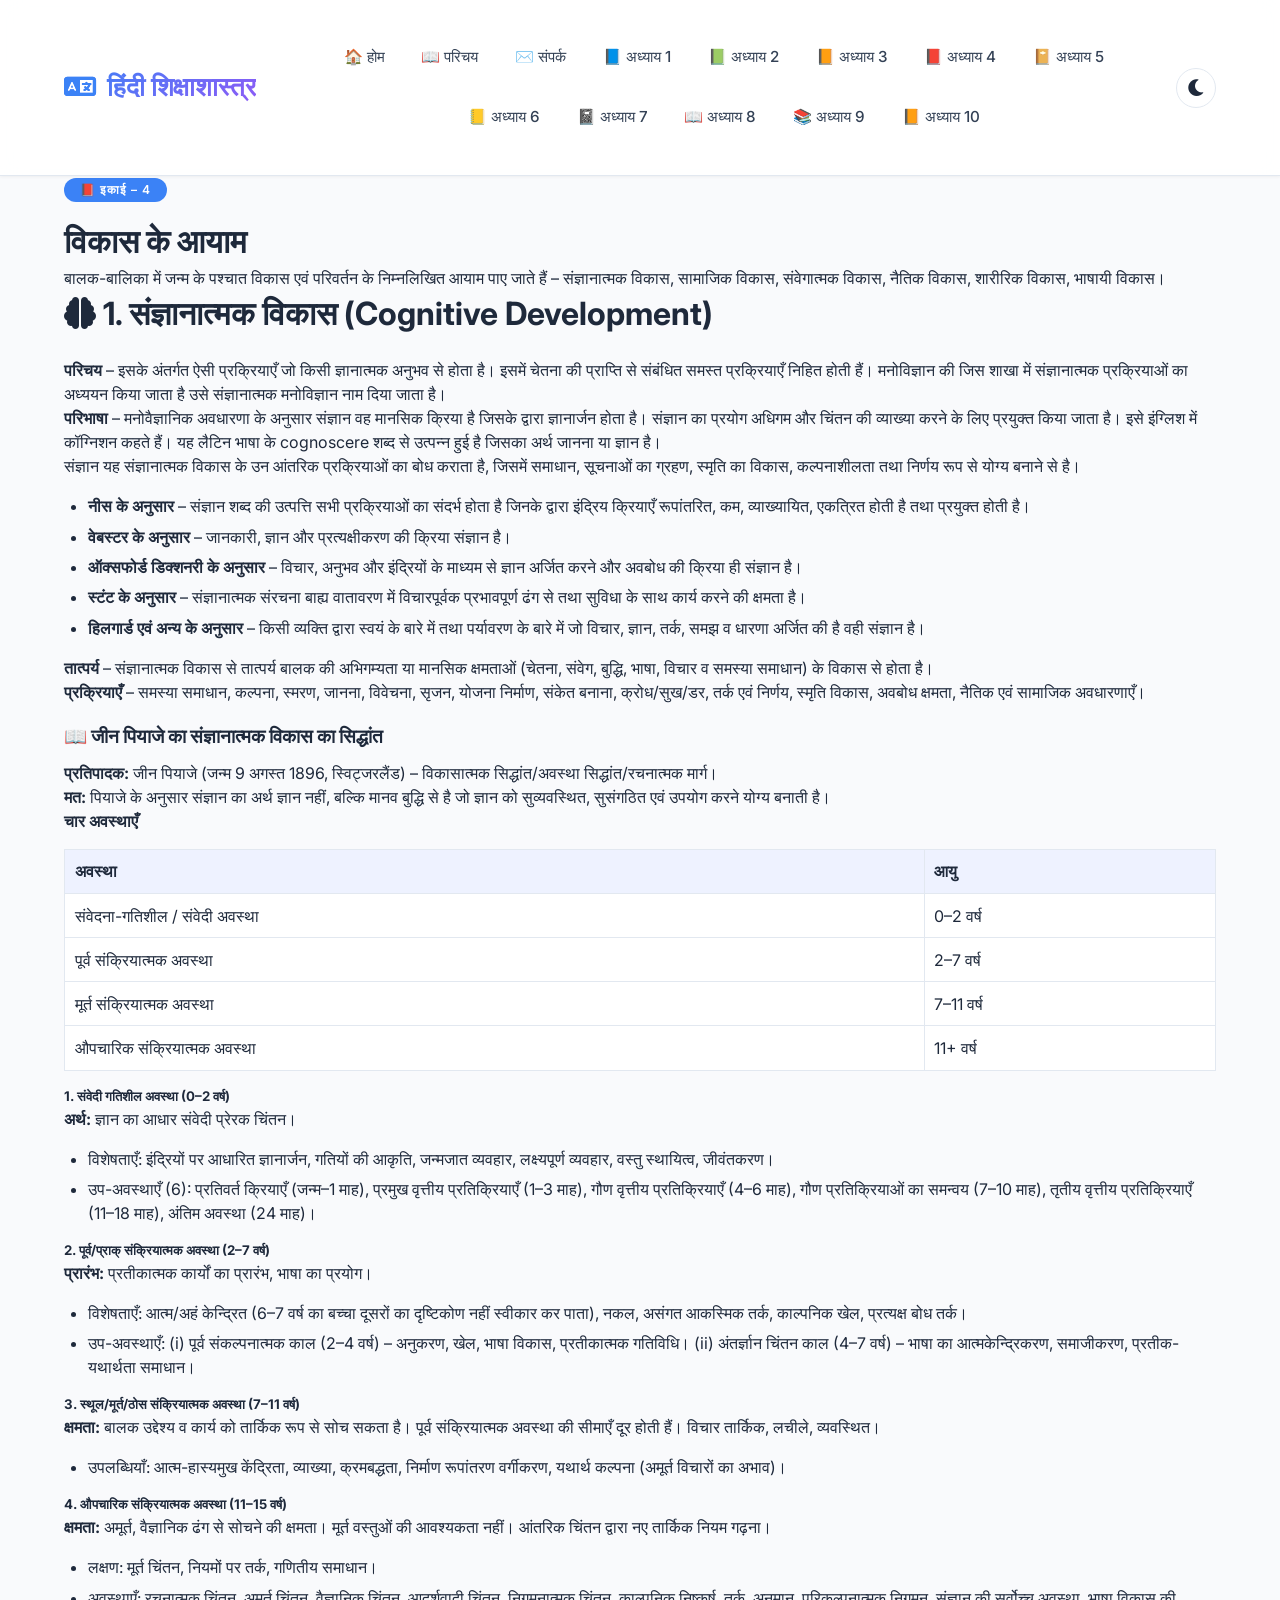
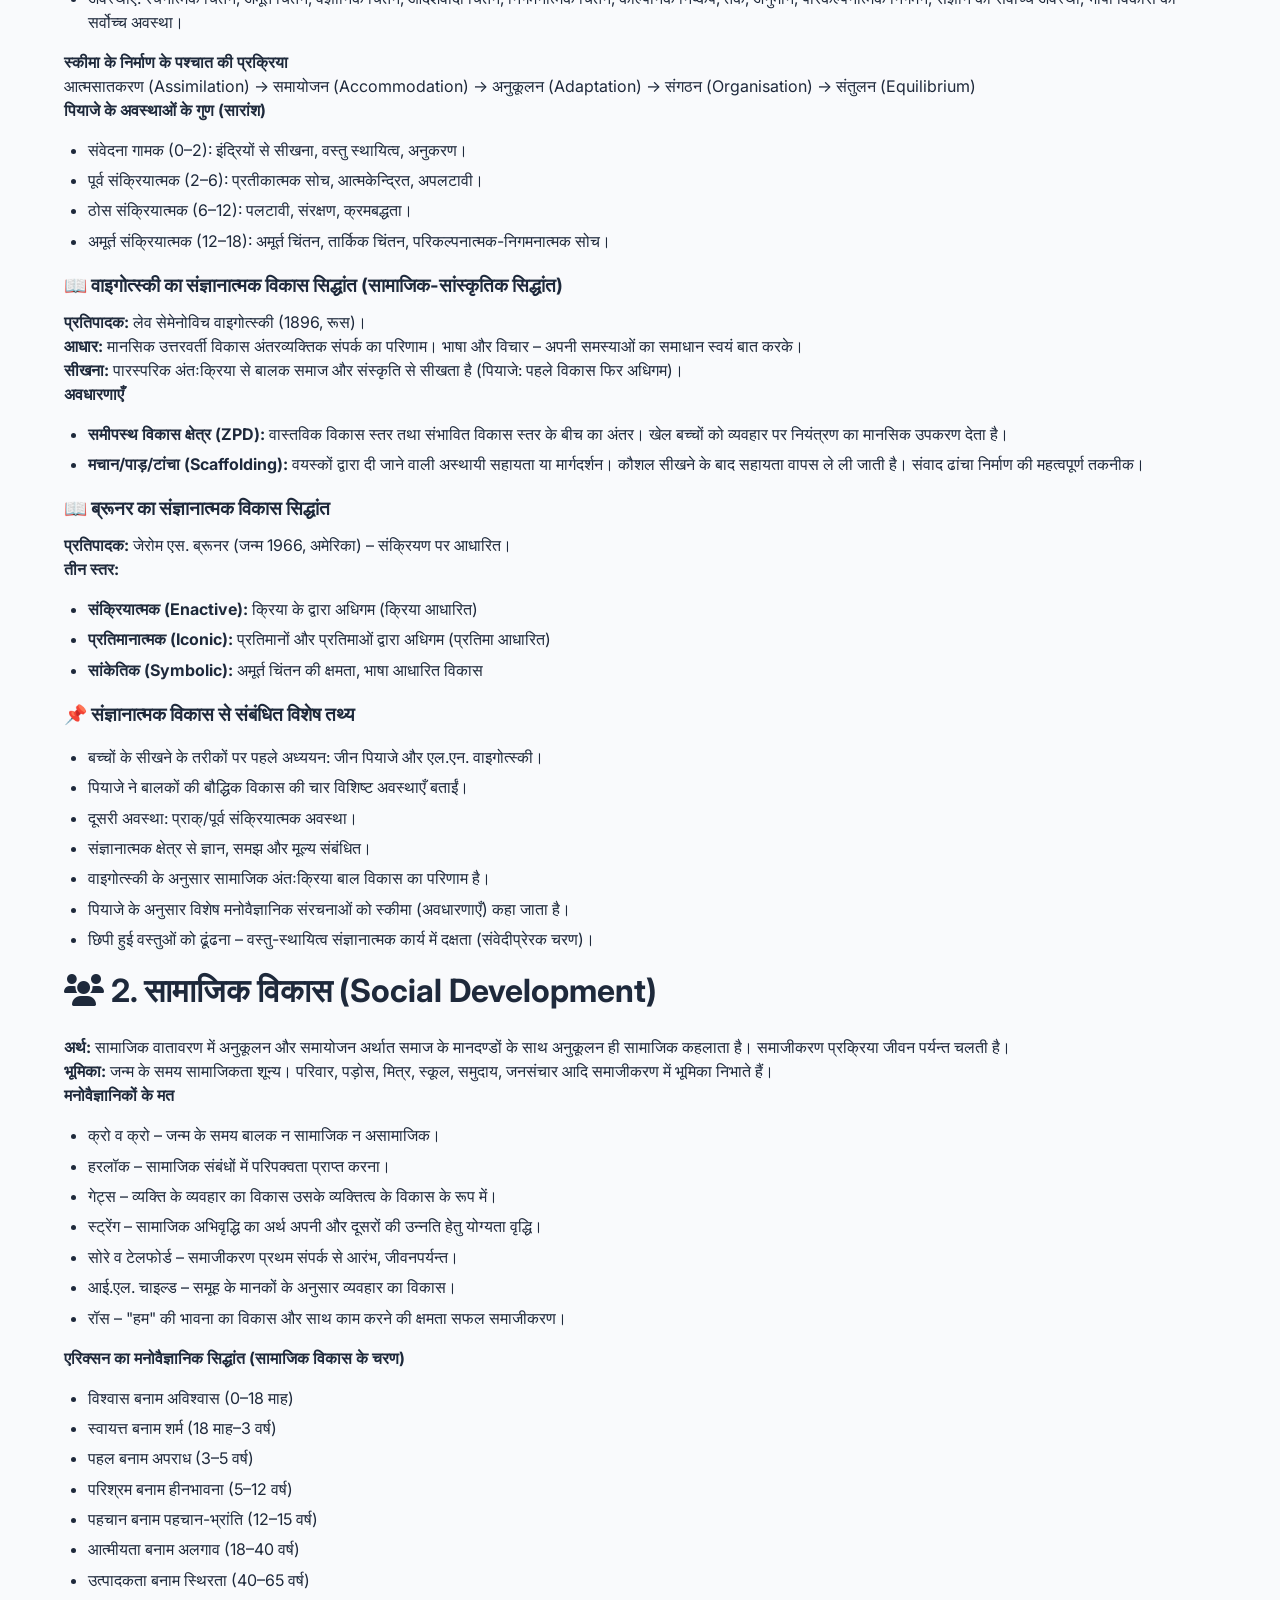
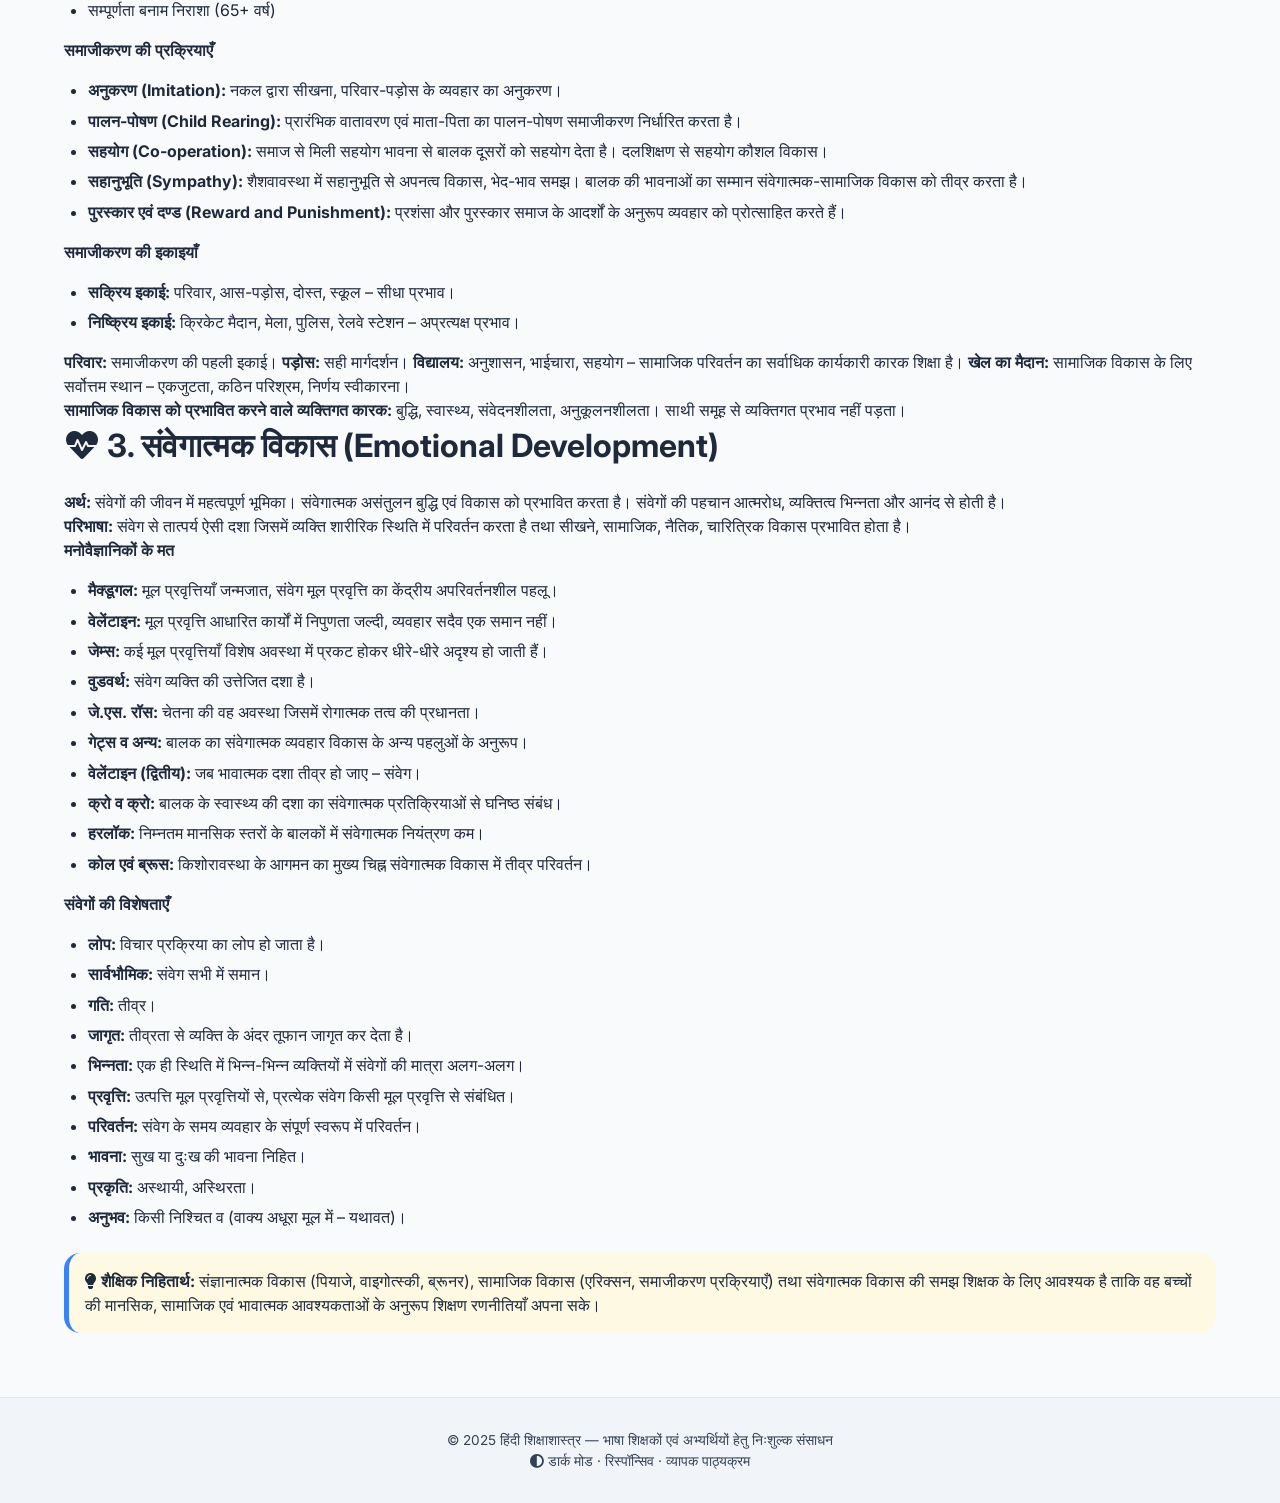
<file: chapter-4.html>
<!DOCTYPE html>
<html lang="hi">
<head>
  <meta charset="UTF-8">
  <meta name="viewport" content="width=device-width, initial-scale=1.0, viewport-fit=cover">
  <title>इकाई 4: विकास के आयाम | हिंदी शिक्षाशास्त्र</title>
  <link href="https://fonts.googleapis.com/css2?family=Inter:opsz,wght@14..32,300;400;500;600;700&display=swap" rel="stylesheet">
  <link rel="stylesheet" href="https://cdnjs.cloudflare.com/ajax/libs/font-awesome/6.0.0-beta3/css/all.min.css">
  <link rel="stylesheet" href="style.css">
  <style>
    .subheading {
      font-size: 1.4rem;
      margin: 1.2rem 0 0.5rem;
      color: var(--accent);
      border-left: 4px solid var(--accent);
      padding-left: 0.8rem;
    }
    .stage-table {
      width: 100%;
      border-collapse: collapse;
      margin: 1rem 0;
      background: var(--bg-card);
    }
    .stage-table th, .stage-table td {
      border: 1px solid var(--border-light);
      padding: 0.6rem;
      vertical-align: top;
      text-align: left;
    }
    .stage-table th {
      background: var(--badge-bg);
    }
    .diagram-text {
      background: var(--bg-card);
      border: 1px dashed var(--accent);
      padding: 1rem;
      border-radius: 0.75rem;
      font-family: monospace;
      white-space: pre-wrap;
      margin: 1rem 0;
    }
  </style>
</head>
<body>

  <!-- HEADER -->
  <header class="site-header">
    <div class="container header-container">
      <div class="logo">
        <a href="index.html"><i class="fas fa-language"></i> हिंदी शिक्षाशास्त्र</a>
      </div>
      
      <button class="hamburger" id="hamburgerBtn" aria-label="मेनू टॉगल करें">
        <span class="bar"></span>
        <span class="bar"></span>
        <span class="bar"></span>
      </button>

      <nav class="nav-menu" id="navMenu">
        <ul class="nav-list">
          <li><a href="index.html">🏠 होम</a></li>
          <li><a href="about.html">📖 परिचय</a></li>
          <li><a href="contact.html">✉️ संपर्क</a></li>
          <li><a href="chapter-1.html">📘 अध्याय 1</a></li>
          <li><a href="chapter-2.html">📗 अध्याय 2</a></li>
          <li><a href="chapter-3.html">📙 अध्याय 3</a></li>
          <li><a href="chapter-4.html">📕 अध्याय 4</a></li>
          <li><a href="chapter-5.html">📔 अध्याय 5</a></li>
          <li><a href="chapter-6.html">📒 अध्याय 6</a></li>
          <li><a href="chapter-7.html">📓 अध्याय 7</a></li>
          <li><a href="chapter-8.html">📖 अध्याय 8</a></li>
          <li><a href="chapter-9.html">📚 अध्याय 9</a></li>
<li><a href="chapter-10.html">📙 अध्याय 10</a></li>
        </ul>
      </nav>

      <button class="dark-toggle" id="darkModeToggle" aria-label="डार्क मोड">
        <i class="fas fa-moon"></i>
      </button>
    </div>
  </header>

  <main class="main-content">
    <div class="container">
      <span class="chapter-badge">📕 इकाई – 4</span>
      <h1>विकास के आयाम</h1>
      <p>बालक-बालिका में जन्म के पश्चात विकास एवं परिवर्तन के निम्नलिखित आयाम पाए जाते हैं – संज्ञानात्मक विकास, सामाजिक विकास, संवेगात्मक विकास, नैतिक विकास, शारीरिक विकास, भाषायी विकास।</p>

      <!-- ==================== 1. संज्ञानात्मक विकास ==================== -->
      <div class="card">
        <h2><i class="fas fa-brain"></i> 1. संज्ञानात्मक विकास (Cognitive Development)</h2>
        <p><strong>परिचय</strong> – इसके अंतर्गत ऐसी प्रक्रियाएँ जो किसी ज्ञानात्मक अनुभव से होता है। इसमें चेतना की प्राप्ति से संबंधित समस्त प्रक्रियाएँ निहित होती हैं। मनोविज्ञान की जिस शाखा में संज्ञानात्मक प्रक्रियाओं का अध्ययन किया जाता है उसे संज्ञानात्मक मनोविज्ञान नाम दिया जाता है।</p>
        <p><strong>परिभाषा</strong> – मनोवैज्ञानिक अवधारणा के अनुसार संज्ञान वह मानसिक क्रिया है जिसके द्वारा ज्ञानार्जन होता है। संज्ञान का प्रयोग अधिगम और चिंतन की व्याख्या करने के लिए प्रयुक्त किया जाता है। इसे इंग्लिश में कॉग्निशन कहते हैं। यह लैटिन भाषा के cognoscere शब्द से उत्पन्न हुई है जिसका अर्थ जानना या ज्ञान है।</p>
        <p>संज्ञान यह संज्ञानात्मक विकास के उन आंतरिक प्रक्रियाओं का बोध कराता है, जिसमें समाधान, सूचनाओं का ग्रहण, स्मृति का विकास, कल्पनाशीलता तथा निर्णय रूप से योग्य बनाने से है।</p>
        <ul>
          <li><strong>नीस के अनुसार</strong> – संज्ञान शब्द की उत्पत्ति सभी प्रक्रियाओं का संदर्भ होता है जिनके द्वारा इंद्रिय क्रियाएँ रूपांतरित, कम, व्याख्यायित, एकत्रित होती है तथा प्रयुक्त होती है।</li>
          <li><strong>वेबस्टर के अनुसार</strong> – जानकारी, ज्ञान और प्रत्यक्षीकरण की क्रिया संज्ञान है।</li>
          <li><strong>ऑक्सफोर्ड डिक्शनरी के अनुसार</strong> – विचार, अनुभव और इंद्रियों के माध्यम से ज्ञान अर्जित करने और अवबोध की क्रिया ही संज्ञान है।</li>
          <li><strong>स्टंट के अनुसार</strong> – संज्ञानात्मक संरचना बाह्य वातावरण में विचारपूर्वक प्रभावपूर्ण ढंग से तथा सुविधा के साथ कार्य करने की क्षमता है।</li>
          <li><strong>हिलगार्ड एवं अन्य के अनुसार</strong> – किसी व्यक्ति द्वारा स्वयं के बारे में तथा पर्यावरण के बारे में जो विचार, ज्ञान, तर्क, समझ व धारणा अर्जित की है वही संज्ञान है।</li>
        </ul>
        <p><strong>तात्पर्य</strong> – संज्ञानात्मक विकास से तात्पर्य बालक की अभिगम्यता या मानसिक क्षमताओं (चेतना, संवेग, बुद्धि, भाषा, विचार व समस्या समाधान) के विकास से होता है।</p>
        <p><strong>प्रक्रियाएँ</strong> – समस्या समाधान, कल्पना, स्मरण, जानना, विवेचना, सृजन, योजना निर्माण, संकेत बनाना, क्रोध/सुख/डर, तर्क एवं निर्णय, स्मृति विकास, अवबोध क्षमता, नैतिक एवं सामाजिक अवधारणाएँ।</p>
      </div>

      <!-- जीन पियाजे का संज्ञानात्मक विकास सिद्धांत -->
      <div class="card">
        <h3>📖 जीन पियाजे का संज्ञानात्मक विकास का सिद्धांत</h3>
        <p><strong>प्रतिपादक:</strong> जीन पियाजे (जन्म 9 अगस्त 1896, स्विट्जरलैंड) – विकासात्मक सिद्धांत/अवस्था सिद्धांत/रचनात्मक मार्ग।<br>
        <strong>मत:</strong> पियाजे के अनुसार संज्ञान का अर्थ ज्ञान नहीं, बल्कि मानव बुद्धि से है जो ज्ञान को सुव्यवस्थित, सुसंगठित एवं उपयोग करने योग्य बनाती है।</p>
        <h4>चार अवस्थाएँ</h4>
        <table class="stage-table">
          <thead><tr><th>अवस्था</th><th>आयु</th></tr></thead>
          <tbody>
            <tr><td>संवेदना-गतिशील / संवेदी अवस्था</td><td>0–2 वर्ष</td></tr>
            <tr><td>पूर्व संक्रियात्मक अवस्था</td><td>2–7 वर्ष</td></tr>
            <tr><td>मूर्त संक्रियात्मक अवस्था</td><td>7–11 वर्ष</td></tr>
            <tr><td>औपचारिक संक्रियात्मक अवस्था</td><td>11+ वर्ष</td></tr>
          </tbody>
        </table>

        <h5>1. संवेदी गतिशील अवस्था (0–2 वर्ष)</h5>
        <p><strong>अर्थ:</strong> ज्ञान का आधार संवेदी प्रेरक चिंतन।</p>
        <ul>
          <li>विशेषताएँ: इंद्रियों पर आधारित ज्ञानार्जन, गतियों की आकृति, जन्मजात व्यवहार, लक्ष्यपूर्ण व्यवहार, वस्तु स्थायित्व, जीवंतकरण।</li>
          <li>उप-अवस्थाएँ (6): प्रतिवर्त क्रियाएँ (जन्म–1 माह), प्रमुख वृत्तीय प्रतिक्रियाएँ (1–3 माह), गौण वृत्तीय प्रतिक्रियाएँ (4–6 माह), गौण प्रतिक्रियाओं का समन्वय (7–10 माह), तृतीय वृत्तीय प्रतिक्रियाएँ (11–18 माह), अंतिम अवस्था (24 माह)।</li>
        </ul>

        <h5>2. पूर्व/प्राक् संक्रियात्मक अवस्था (2–7 वर्ष)</h5>
        <p><strong>प्रारंभ:</strong> प्रतीकात्मक कार्यों का प्रारंभ, भाषा का प्रयोग।</p>
        <ul>
          <li>विशेषताएँ: आत्म/अहं केन्द्रित (6–7 वर्ष का बच्चा दूसरों का दृष्टिकोण नहीं स्वीकार कर पाता), नकल, असंगत आकस्मिक तर्क, काल्पनिक खेल, प्रत्यक्ष बोध तर्क।</li>
          <li>उप-अवस्थाएँ: (i) पूर्व संकल्पनात्मक काल (2–4 वर्ष) – अनुकरण, खेल, भाषा विकास, प्रतीकात्मक गतिविधि। (ii) अंतर्ज्ञान चिंतन काल (4–7 वर्ष) – भाषा का आत्मकेन्द्रिकरण, समाजीकरण, प्रतीक-यथार्थता समाधान।</li>
        </ul>

        <h5>3. स्थूल/मूर्त/ठोस संक्रियात्मक अवस्था (7–11 वर्ष)</h5>
        <p><strong>क्षमता:</strong> बालक उद्देश्य व कार्य को तार्किक रूप से सोच सकता है। पूर्व संक्रियात्मक अवस्था की सीमाएँ दूर होती हैं। विचार तार्किक, लचीले, व्यवस्थित।</p>
        <ul>
          <li>उपलब्धियाँ: आत्म-हास्यमुख केंद्रिता, व्याख्या, क्रमबद्धता, निर्माण रूपांतरण वर्गीकरण, यथार्थ कल्पना (अमूर्त विचारों का अभाव)।</li>
        </ul>

        <h5>4. औपचारिक संक्रियात्मक अवस्था (11–15 वर्ष)</h5>
        <p><strong>क्षमता:</strong> अमूर्त, वैज्ञानिक ढंग से सोचने की क्षमता। मूर्त वस्तुओं की आवश्यकता नहीं। आंतरिक चिंतन द्वारा नए तार्किक नियम गढ़ना।</p>
        <ul>
          <li>लक्षण: मूर्त चिंतन, नियमों पर तर्क, गणितीय समाधान।</li>
          <li>अवस्थाएँ: रचनात्मक चिंतन, अमूर्त चिंतन, वैज्ञानिक चिंतन, आदर्शवादी चिंतन, निगमनात्मक चिंतन, काल्पनिक निष्कर्ष, तर्क, अनुमान, परिकल्पनात्मक निगमन, संज्ञान की सर्वोच्च अवस्था, भाषा विकास की सर्वोच्च अवस्था।</li>
        </ul>

        <h4>स्कीमा के निर्माण के पश्चात की प्रक्रिया</h4>
        <p>आत्मसातकरण (Assimilation) → समायोजन (Accommodation) → अनुकूलन (Adaptation) → संगठन (Organisation) → संतुलन (Equilibrium)</p>

        <h4>पियाजे के अवस्थाओं के गुण (सारांश)</h4>
        <ul>
          <li>संवेदना गामक (0–2): इंद्रियों से सीखना, वस्तु स्थायित्व, अनुकरण।</li>
          <li>पूर्व संक्रियात्मक (2–6): प्रतीकात्मक सोच, आत्मकेन्द्रित, अपलटावी।</li>
          <li>ठोस संक्रियात्मक (6–12): पलटावी, संरक्षण, क्रमबद्धता।</li>
          <li>अमूर्त संक्रियात्मक (12–18): अमूर्त चिंतन, तार्किक चिंतन, परिकल्पनात्मक-निगमनात्मक सोच।</li>
        </ul>
      </div>

      <!-- वाइगोत्स्की का सिद्धांत -->
      <div class="card">
        <h3>📖 वाइगोत्स्की का संज्ञानात्मक विकास सिद्धांत (सामाजिक-सांस्कृतिक सिद्धांत)</h3>
        <p><strong>प्रतिपादक:</strong> लेव सेमेनोविच वाइगोत्स्की (1896, रूस)।<br>
        <strong>आधार:</strong> मानसिक उत्तरवर्ती विकास अंतरव्यक्तिक संपर्क का परिणाम। भाषा और विचार – अपनी समस्याओं का समाधान स्वयं बात करके।<br>
        <strong>सीखना:</strong> पारस्परिक अंतःक्रिया से बालक समाज और संस्कृति से सीखता है (पियाजे: पहले विकास फिर अधिगम)।</p>
        <h4>अवधारणाएँ</h4>
        <ul>
          <li><strong>समीपस्थ विकास क्षेत्र (ZPD):</strong> वास्तविक विकास स्तर तथा संभावित विकास स्तर के बीच का अंतर। खेल बच्चों को व्यवहार पर नियंत्रण का मानसिक उपकरण देता है।</li>
          <li><strong>मचान/पाड़/टांचा (Scaffolding):</strong> वयस्कों द्वारा दी जाने वाली अस्थायी सहायता या मार्गदर्शन। कौशल सीखने के बाद सहायता वापस ले ली जाती है। संवाद ढांचा निर्माण की महत्वपूर्ण तकनीक।</li>
        </ul>
      </div>

      <!-- ब्रूनर का सिद्धांत -->
      <div class="card">
        <h3>📖 ब्रूनर का संज्ञानात्मक विकास सिद्धांत</h3>
        <p><strong>प्रतिपादक:</strong> जेरोम एस. ब्रूनर (जन्म 1966, अमेरिका) – संक्रियण पर आधारित।<br>
        <strong>तीन स्तर:</strong></p>
        <ul>
          <li><strong>संक्रियात्मक (Enactive):</strong> क्रिया के द्वारा अधिगम (क्रिया आधारित)</li>
          <li><strong>प्रतिमानात्मक (Iconic):</strong> प्रतिमानों और प्रतिमाओं द्वारा अधिगम (प्रतिमा आधारित)</li>
          <li><strong>सांकेतिक (Symbolic):</strong> अमूर्त चिंतन की क्षमता, भाषा आधारित विकास</li>
        </ul>
      </div>

      <!-- संज्ञानात्मक विकास से संबंधित विशेष तथ्य -->
      <div class="card">
        <h3>📌 संज्ञानात्मक विकास से संबंधित विशेष तथ्य</h3>
        <ul>
          <li>बच्चों के सीखने के तरीकों पर पहले अध्ययन: जीन पियाजे और एल.एन. वाइगोत्स्की।</li>
          <li>पियाजे ने बालकों की बौद्धिक विकास की चार विशिष्ट अवस्थाएँ बताईं।</li>
          <li>दूसरी अवस्था: प्राक्/पूर्व संक्रियात्मक अवस्था।</li>
          <li>संज्ञानात्मक क्षेत्र से ज्ञान, समझ और मूल्य संबंधित।</li>
          <li>वाइगोत्स्की के अनुसार सामाजिक अंतःक्रिया बाल विकास का परिणाम है।</li>
          <li>पियाजे के अनुसार विशेष मनोवैज्ञानिक संरचनाओं को स्कीमा (अवधारणाएँ) कहा जाता है।</li>
          <li>छिपी हुई वस्तुओं को ढूंढना – वस्तु-स्थायित्व संज्ञानात्मक कार्य में दक्षता (संवेदीप्रेरक चरण)।</li>
        </ul>
      </div>

      <!-- ==================== 2. सामाजिक विकास ==================== -->
      <div class="card">
        <h2><i class="fas fa-users"></i> 2. सामाजिक विकास (Social Development)</h2>
        <p><strong>अर्थ:</strong> सामाजिक वातावरण में अनुकूलन और समायोजन अर्थात समाज के मानदण्डों के साथ अनुकूलन ही सामाजिक कहलाता है। समाजीकरण प्रक्रिया जीवन पर्यन्त चलती है।</p>
        <p><strong>भूमिका:</strong> जन्म के समय सामाजिकता शून्य। परिवार, पड़ोस, मित्र, स्कूल, समुदाय, जनसंचार आदि समाजीकरण में भूमिका निभाते हैं।</p>
        <h4>मनोवैज्ञानिकों के मत</h4>
        <ul>
          <li>क्रो व क्रो – जन्म के समय बालक न सामाजिक न असामाजिक।</li>
          <li>हरलॉक – सामाजिक संबंधों में परिपक्वता प्राप्त करना।</li>
          <li>गेट्स – व्यक्ति के व्यवहार का विकास उसके व्यक्तित्व के विकास के रूप में।</li>
          <li>स्ट्रेंग – सामाजिक अभिवृद्धि का अर्थ अपनी और दूसरों की उन्नति हेतु योग्यता वृद्धि।</li>
          <li>सोरे व टेलफोर्ड – समाजीकरण प्रथम संपर्क से आरंभ, जीवनपर्यन्त।</li>
          <li>आई.एल. चाइल्ड – समूह के मानकों के अनुसार व्यवहार का विकास।</li>
          <li>रॉस – "हम" की भावना का विकास और साथ काम करने की क्षमता सफल समाजीकरण।</li>
        </ul>
        <h4>एरिक्सन का मनोवैज्ञानिक सिद्धांत (सामाजिक विकास के चरण)</h4>
        <ul>
          <li>विश्वास बनाम अविश्वास (0–18 माह)</li>
          <li>स्वायत्त बनाम शर्म (18 माह–3 वर्ष)</li>
          <li>पहल बनाम अपराध (3–5 वर्ष)</li>
          <li>परिश्रम बनाम हीनभावना (5–12 वर्ष)</li>
          <li>पहचान बनाम पहचान-भ्रांति (12–15 वर्ष)</li>
          <li>आत्मीयता बनाम अलगाव (18–40 वर्ष)</li>
          <li>उत्पादकता बनाम स्थिरता (40–65 वर्ष)</li>
          <li>सम्पूर्णता बनाम निराशा (65+ वर्ष)</li>
        </ul>
        <h4>समाजीकरण की प्रक्रियाएँ</h4>
        <ul>
          <li><strong>अनुकरण (Imitation):</strong> नकल द्वारा सीखना, परिवार-पड़ोस के व्यवहार का अनुकरण।</li>
          <li><strong>पालन-पोषण (Child Rearing):</strong> प्रारंभिक वातावरण एवं माता-पिता का पालन-पोषण समाजीकरण निर्धारित करता है।</li>
          <li><strong>सहयोग (Co-operation):</strong> समाज से मिली सहयोग भावना से बालक दूसरों को सहयोग देता है। दलशिक्षण से सहयोग कौशल विकास।</li>
          <li><strong>सहानुभूति (Sympathy):</strong> शैशवावस्था में सहानुभूति से अपनत्व विकास, भेद-भाव समझ। बालक की भावनाओं का सम्मान संवेगात्मक-सामाजिक विकास को तीव्र करता है।</li>
          <li><strong>पुरस्कार एवं दण्ड (Reward and Punishment):</strong> प्रशंसा और पुरस्कार समाज के आदर्शों के अनुरूप व्यवहार को प्रोत्साहित करते हैं।</li>
        </ul>
        <h4>समाजीकरण की इकाइयाँ</h4>
        <ul>
          <li><strong>सक्रिय इकाई:</strong> परिवार, आस-पड़ोस, दोस्त, स्कूल – सीधा प्रभाव।</li>
          <li><strong>निष्क्रिय इकाई:</strong> क्रिकेट मैदान, मेला, पुलिस, रेलवे स्टेशन – अप्रत्यक्ष प्रभाव।</li>
        </ul>
        <p><strong>परिवार:</strong> समाजीकरण की पहली इकाई। <strong>पड़ोस:</strong> सही मार्गदर्शन। <strong>विद्यालय:</strong> अनुशासन, भाईचारा, सहयोग – सामाजिक परिवर्तन का सर्वाधिक कार्यकारी कारक शिक्षा है। <strong>खेल का मैदान:</strong> सामाजिक विकास के लिए सर्वोत्तम स्थान – एकजुटता, कठिन परिश्रम, निर्णय स्वीकारना।</p>
        <p><strong>सामाजिक विकास को प्रभावित करने वाले व्यक्तिगत कारक:</strong> बुद्धि, स्वास्थ्य, संवेदनशीलता, अनुकूलनशीलता। साथी समूह से व्यक्तिगत प्रभाव नहीं पड़ता।</p>
      </div>

      <!-- ==================== 3. संवेगात्मक विकास ==================== -->
      <div class="card">
        <h2><i class="fas fa-heartbeat"></i> 3. संवेगात्मक विकास (Emotional Development)</h2>
        <p><strong>अर्थ:</strong> संवेगों की जीवन में महत्वपूर्ण भूमिका। संवेगात्मक असंतुलन बुद्धि एवं विकास को प्रभावित करता है। संवेगों की पहचान आत्मरोध, व्यक्तित्व भिन्नता और आनंद से होती है।</p>
        <p><strong>परिभाषा:</strong> संवेग से तात्पर्य ऐसी दशा जिसमें व्यक्ति शारीरिक स्थिति में परिवर्तन करता है तथा सीखने, सामाजिक, नैतिक, चारित्रिक विकास प्रभावित होता है।</p>
        <h4>मनोवैज्ञानिकों के मत</h4>
        <ul>
          <li><strong>मैक्डूगल:</strong> मूल प्रवृत्तियाँ जन्मजात, संवेग मूल प्रवृत्ति का केंद्रीय अपरिवर्तनशील पहलू।</li>
          <li><strong>वेलेंटाइन:</strong> मूल प्रवृत्ति आधारित कार्यों में निपुणता जल्दी, व्यवहार सदैव एक समान नहीं।</li>
          <li><strong>जेम्स:</strong> कई मूल प्रवृत्तियाँ विशेष अवस्था में प्रकट होकर धीरे-धीरे अदृश्य हो जाती हैं।</li>
          <li><strong>वुडवर्थ:</strong> संवेग व्यक्ति की उत्तेजित दशा है।</li>
          <li><strong>जे.एस. रॉस:</strong> चेतना की वह अवस्था जिसमें रोगात्मक तत्व की प्रधानता।</li>
          <li><strong>गेट्स व अन्य:</strong> बालक का संवेगात्मक व्यवहार विकास के अन्य पहलुओं के अनुरूप।</li>
          <li><strong>वेलेंटाइन (द्वितीय):</strong> जब भावात्मक दशा तीव्र हो जाए – संवेग।</li>
          <li><strong>क्रो व क्रो:</strong> बालक के स्वास्थ्य की दशा का संवेगात्मक प्रतिक्रियाओं से घनिष्ठ संबंध।</li>
          <li><strong>हरलॉक:</strong> निम्नतम मानसिक स्तरों के बालकों में संवेगात्मक नियंत्रण कम।</li>
          <li><strong>कोल एवं ब्रूस:</strong> किशोरावस्था के आगमन का मुख्य चिह्न संवेगात्मक विकास में तीव्र परिवर्तन।</li>
        </ul>
        <h4>संवेगों की विशेषताएँ</h4>
        <ul>
          <li><strong>लोप:</strong> विचार प्रक्रिया का लोप हो जाता है।</li>
          <li><strong>सार्वभौमिक:</strong> संवेग सभी में समान।</li>
          <li><strong>गति:</strong> तीव्र।</li>
          <li><strong>जागृत:</strong> तीव्रता से व्यक्ति के अंदर तूफान जागृत कर देता है।</li>
          <li><strong>भिन्नता:</strong> एक ही स्थिति में भिन्न-भिन्न व्यक्तियों में संवेगों की मात्रा अलग-अलग।</li>
          <li><strong>प्रवृत्ति:</strong> उत्पत्ति मूल प्रवृत्तियों से, प्रत्येक संवेग किसी मूल प्रवृत्ति से संबंधित।</li>
          <li><strong>परिवर्तन:</strong> संवेग के समय व्यवहार के संपूर्ण स्वरूप में परिवर्तन।</li>
          <li><strong>भावना:</strong> सुख या दुःख की भावना निहित।</li>
          <li><strong>प्रकृति:</strong> अस्थायी, अस्थिरता।</li>
          <li><strong>अनुभव:</strong> किसी निश्चित व (वाक्य अधूरा मूल में – यथावत)।</li>
        </ul>
      </div>

      <div class="tip-box">
        <i class="fas fa-lightbulb"></i> <strong>शैक्षिक निहितार्थ:</strong> संज्ञानात्मक विकास (पियाजे, वाइगोत्स्की, ब्रूनर), सामाजिक विकास (एरिक्सन, समाजीकरण प्रक्रियाएँ) तथा संवेगात्मक विकास की समझ शिक्षक के लिए आवश्यक है ताकि वह बच्चों की मानसिक, सामाजिक एवं भावात्मक आवश्यकताओं के अनुरूप शिक्षण रणनीतियाँ अपना सके।
      </div>
    </div>
  </main>

  <footer class="site-footer">
    <div class="container footer-inner">
      <p>© 2025 हिंदी शिक्षाशास्त्र — भाषा शिक्षकों एवं अभ्यर्थियों हेतु निःशुल्क संसाधन</p>
      <p><i class="fas fa-adjust"></i> डार्क मोड · रिस्पॉन्सिव · व्यापक पाठ्यक्रम</p>
    </div>
  </footer>

  <script src="script.js"></script>
</body>
</html>
</file>
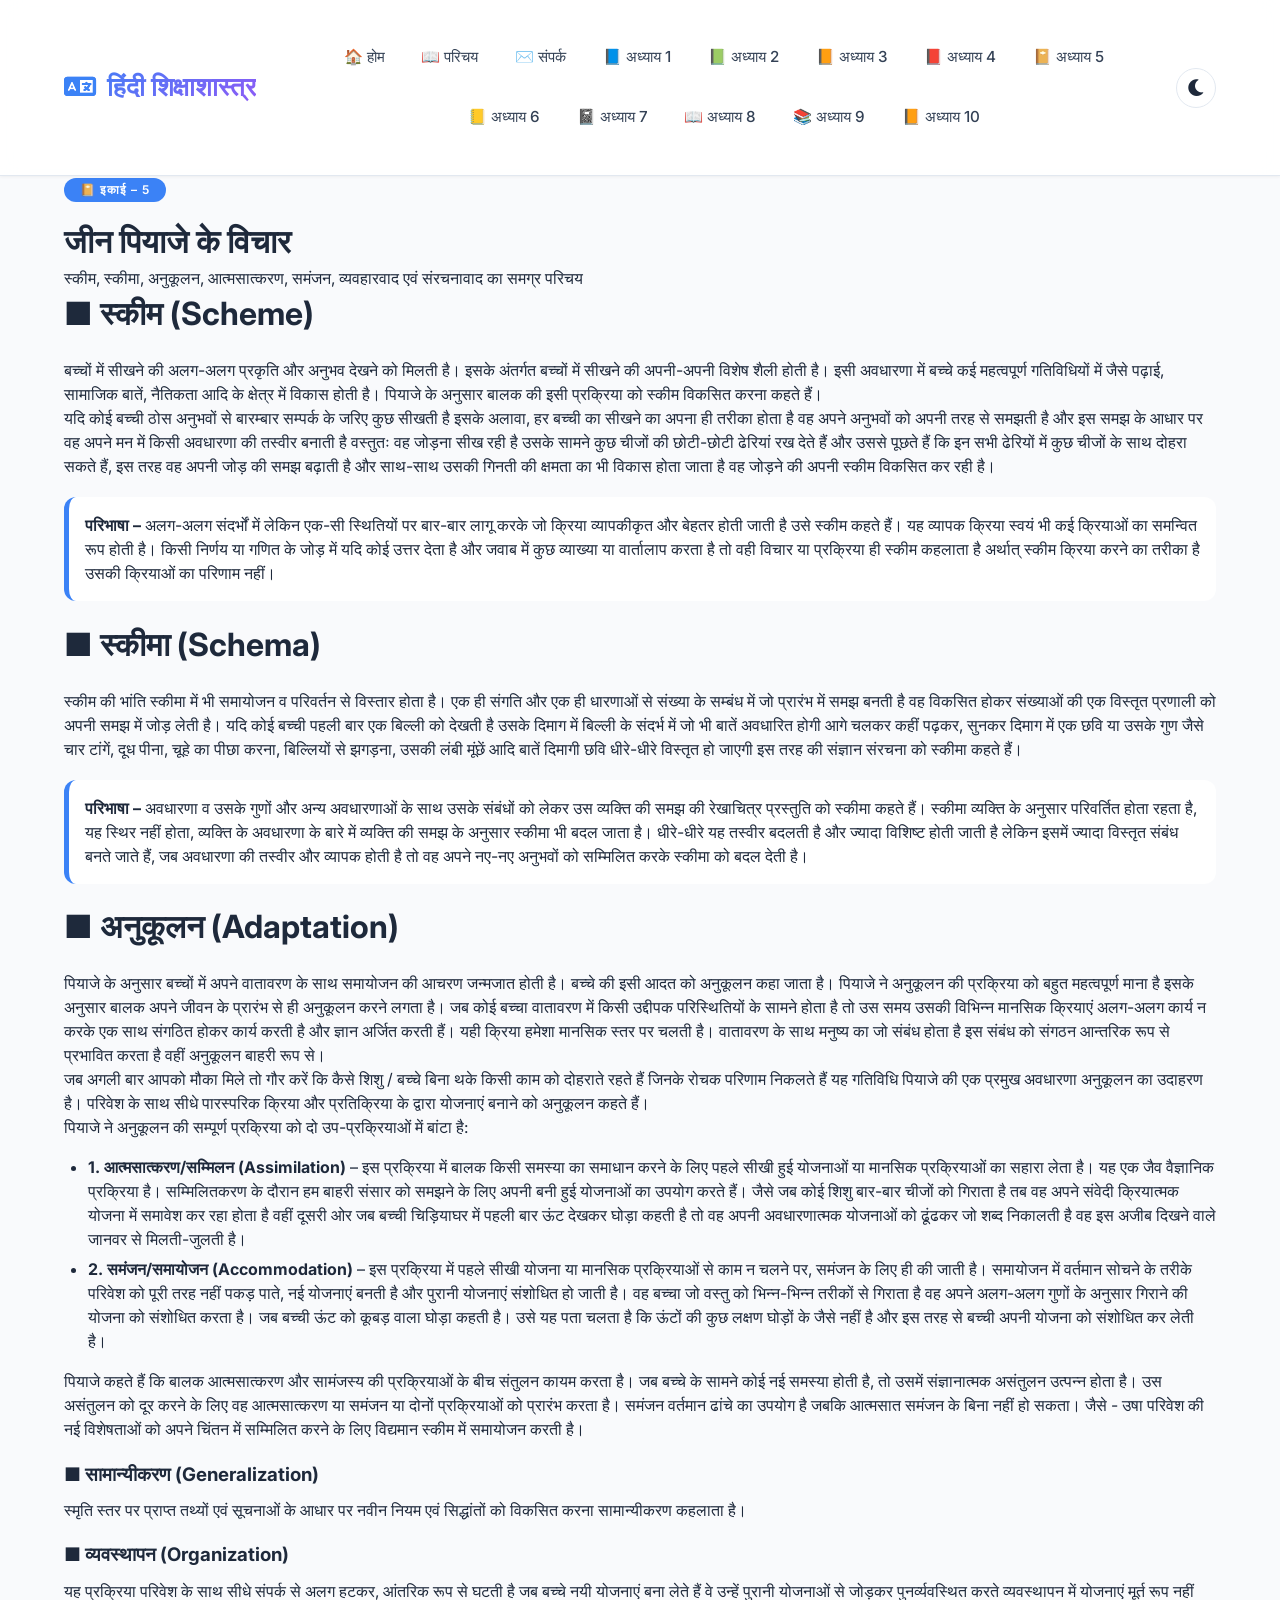
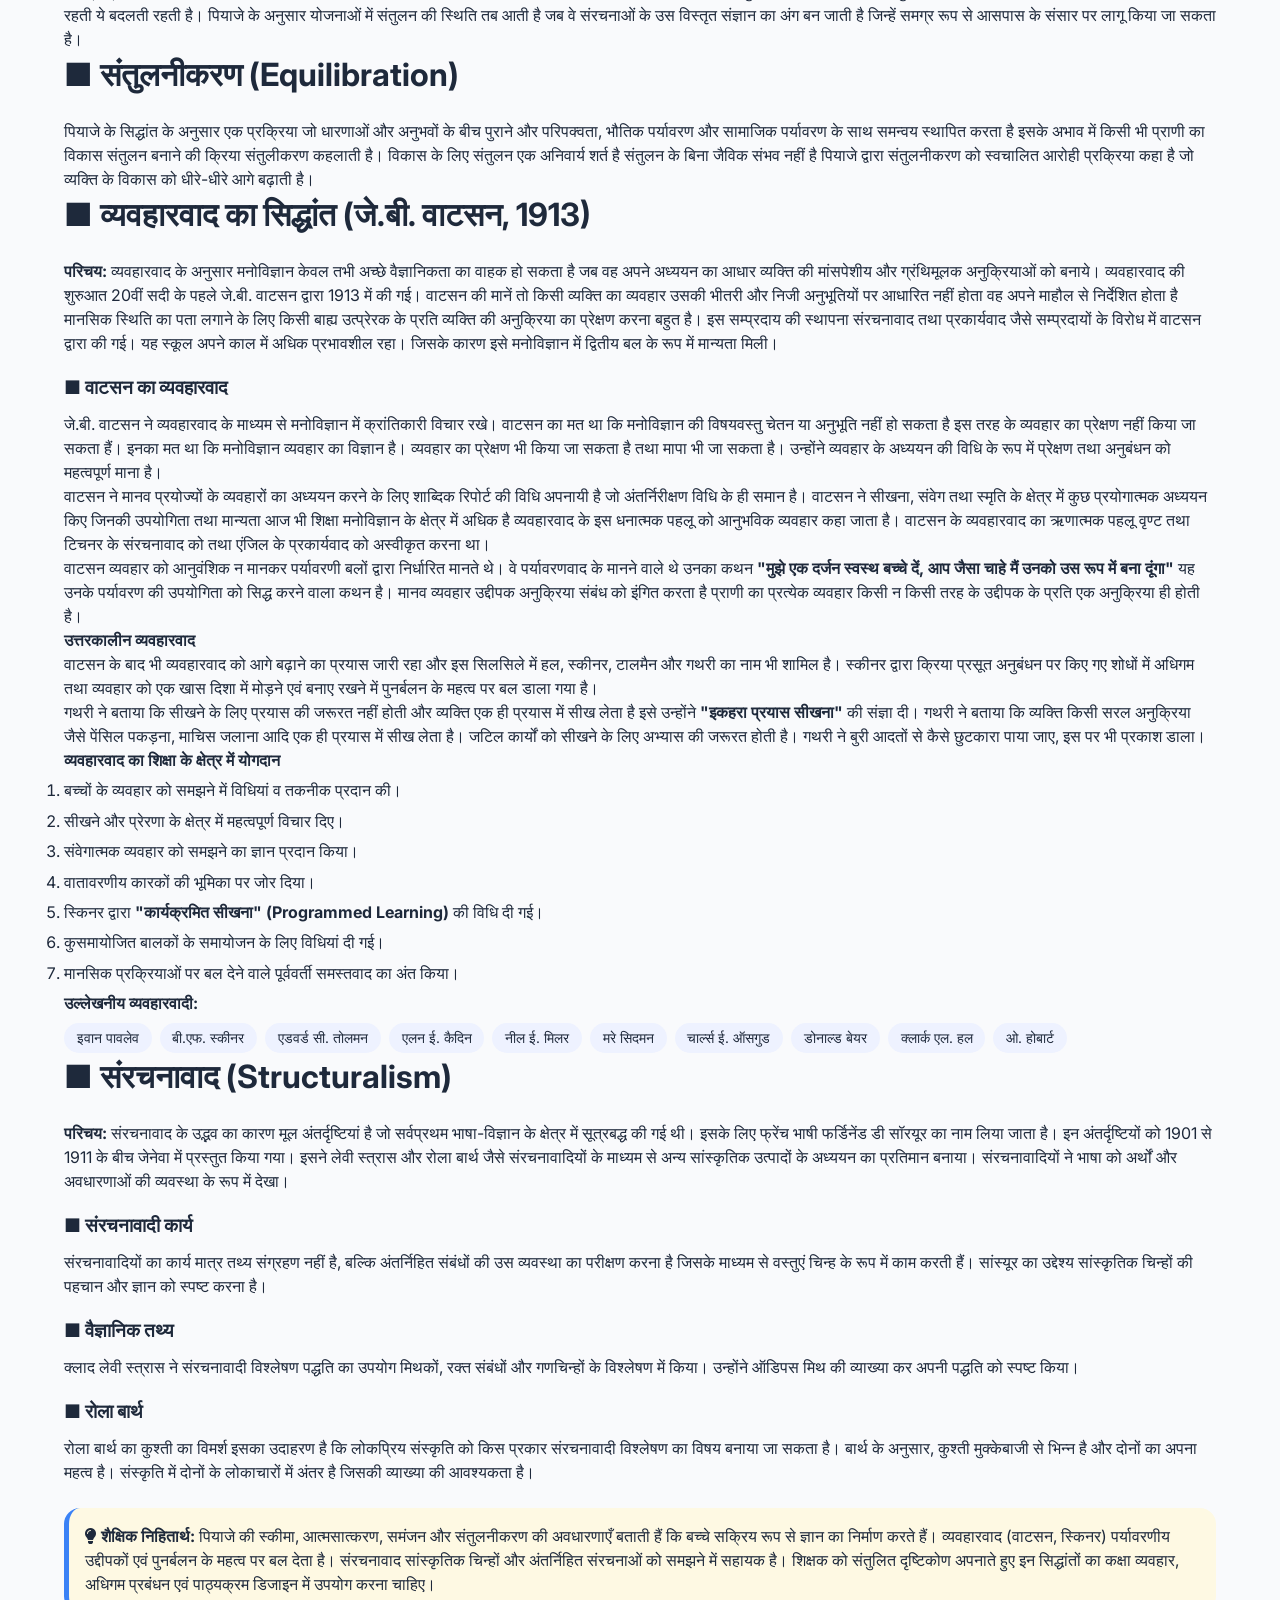
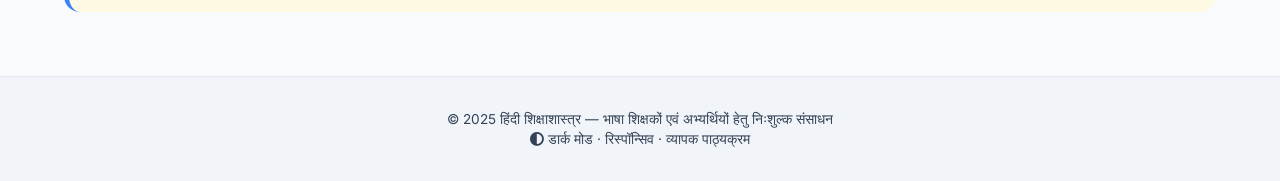
<file: chapter-5.html>
<!DOCTYPE html>
<html lang="hi">
<head>
  <meta charset="UTF-8">
  <meta name="viewport" content="width=device-width, initial-scale=1.0, viewport-fit=cover">
  <title>इकाई 5: जीन पियाजे के विचार | हिंदी शिक्षाशास्त्र</title>
  <link href="https://fonts.googleapis.com/css2?family=Inter:opsz,wght@14..32,300;400;500;600;700&display=swap" rel="stylesheet">
  <link rel="stylesheet" href="https://cdnjs.cloudflare.com/ajax/libs/font-awesome/6.0.0-beta3/css/all.min.css">
  <link rel="stylesheet" href="style.css">
  <style>
    .concept-box {
      background: var(--bg-card);
      border-left: 5px solid var(--accent);
      padding: 1rem;
      margin: 1.2rem 0;
      border-radius: 0.75rem;
    }
    .theorist-list {
      display: flex;
      flex-wrap: wrap;
      gap: 0.5rem;
      margin-top: 0.5rem;
    }
    .theorist-item {
      background: var(--badge-bg);
      padding: 0.3rem 0.8rem;
      border-radius: 2rem;
      font-size: 0.85rem;
    }
  </style>
</head>
<body>

  <!-- HEADER (same as all pages) -->
  <header class="site-header">
    <div class="container header-container">
      <div class="logo">
        <a href="index.html"><i class="fas fa-language"></i> हिंदी शिक्षाशास्त्र</a>
      </div>
      
      <button class="hamburger" id="hamburgerBtn" aria-label="मेनू टॉगल करें">
        <span class="bar"></span>
        <span class="bar"></span>
        <span class="bar"></span>
      </button>

      <nav class="nav-menu" id="navMenu">
        <ul class="nav-list">
          <li><a href="index.html">🏠 होम</a></li>
          <li><a href="about.html">📖 परिचय</a></li>
          <li><a href="contact.html">✉️ संपर्क</a></li>
          <li><a href="chapter-1.html">📘 अध्याय 1</a></li>
          <li><a href="chapter-2.html">📗 अध्याय 2</a></li>
          <li><a href="chapter-3.html">📙 अध्याय 3</a></li>
          <li><a href="chapter-4.html">📕 अध्याय 4</a></li>
          <li><a href="chapter-5.html">📔 अध्याय 5</a></li>
          <li><a href="chapter-6.html">📒 अध्याय 6</a></li>
          <li><a href="chapter-7.html">📓 अध्याय 7</a></li>
          <li><a href="chapter-8.html">📖 अध्याय 8</a></li>
          <li><a href="chapter-9.html">📚 अध्याय 9</a></li>
<li><a href="chapter-10.html">📙 अध्याय 10</a></li>
        </ul>
      </nav>

      <button class="dark-toggle" id="darkModeToggle" aria-label="डार्क मोड">
        <i class="fas fa-moon"></i>
      </button>
    </div>
  </header>

  <main class="main-content">
    <div class="container">
      <span class="chapter-badge">📔 इकाई – 5</span>
      <h1>जीन पियाजे के विचार</h1>
      <div class="subtitle">स्कीम, स्कीमा, अनुकूलन, आत्मसात्करण, समंजन, व्यवहारवाद एवं संरचनावाद का समग्र परिचय</div>

      <!-- ========== पियाजे: स्कीम ========== -->
      <div class="card">
        <h2>■ स्कीम (Scheme)</h2>
        <p>बच्चों में सीखने की अलग-अलग प्रकृति और अनुभव देखने को मिलती है। इसके अंतर्गत बच्चों में सीखने की अपनी-अपनी विशेष शैली होती है। इसी अवधारणा में बच्चे कई महत्वपूर्ण गतिविधियों में जैसे पढ़ाई, सामाजिक बातें, नैतिकता आदि के क्षेत्र में विकास होती है। पियाजे के अनुसार बालक की इसी प्रक्रिया को स्कीम विकसित करना कहते हैं।</p>
        <p>यदि कोई बच्ची ठोस अनुभवों से बारम्बार सम्पर्क के जरिए कुछ सीखती है इसके अलावा, हर बच्ची का सीखने का अपना ही तरीका होता है वह अपने अनुभवों को अपनी तरह से समझती है और इस समझ के आधार पर वह अपने मन में किसी अवधारणा की तस्वीर बनाती है वस्तुतः वह जोड़ना सीख रही है उसके सामने कुछ चीजों की छोटी-छोटी ढेरियां रख देते हैं और उससे पूछते हैं कि इन सभी ढेरियों में कुछ चीजों के साथ दोहरा सकते हैं, इस तरह वह अपनी जोड़ की समझ बढ़ाती है और साथ-साथ उसकी गिनती की क्षमता का भी विकास होता जाता है वह जोड़ने की अपनी स्कीम विकसित कर रही है।</p>
        <div class="concept-box">
          <p><strong>परिभाषा –</strong> अलग-अलग संदर्भों में लेकिन एक-सी स्थितियों पर बार-बार लागू करके जो क्रिया व्यापकीकृत और बेहतर होती जाती है उसे स्कीम कहते हैं। यह व्यापक क्रिया स्वयं भी कई क्रियाओं का समन्वित रूप होती है। किसी निर्णय या गणित के जोड़ में यदि कोई उत्तर देता है और जवाब में कुछ व्याख्या या वार्तालाप करता है तो वही विचार या प्रक्रिया ही स्कीम कहलाता है अर्थात् स्कीम क्रिया करने का तरीका है उसकी क्रियाओं का परिणाम नहीं।</p>
        </div>
      </div>

      <!-- ========== स्कीमा ========== -->
      <div class="card">
        <h2>■ स्कीमा (Schema)</h2>
        <p>स्कीम की भांति स्कीमा में भी समायोजन व परिवर्तन से विस्तार होता है। एक ही संगति और एक ही धारणाओं से संख्या के सम्बंध में जो प्रारंभ में समझ बनती है वह विकसित होकर संख्याओं की एक विस्तृत प्रणाली को अपनी समझ में जोड़ लेती है। यदि कोई बच्ची पहली बार एक बिल्ली को देखती है उसके दिमाग में बिल्ली के संदर्भ में जो भी बातें अवधारित होगी आगे चलकर कहीं पढ़कर, सुनकर दिमाग में एक छवि या उसके गुण जैसे चार टांगें, दूध पीना, चूहे का पीछा करना, बिल्लियों से झगड़ना, उसकी लंबी मूंछें आदि बातें दिमागी छवि धीरे-धीरे विस्तृत हो जाएगी इस तरह की संज्ञान संरचना को स्कीमा कहते हैं।</p>
        <div class="concept-box">
          <p><strong>परिभाषा –</strong> अवधारणा व उसके गुणों और अन्य अवधारणाओं के साथ उसके संबंधों को लेकर उस व्यक्ति की समझ की रेखाचित्र प्रस्तुति को स्कीमा कहते हैं। स्कीमा व्यक्ति के अनुसार परिवर्तित होता रहता है, यह स्थिर नहीं होता, व्यक्ति के अवधारणा के बारे में व्यक्ति की समझ के अनुसार स्कीमा भी बदल जाता है। धीरे-धीरे यह तस्वीर बदलती है और ज्यादा विशिष्ट होती जाती है लेकिन इसमें ज्यादा विस्तृत संबंध बनते जाते हैं, जब अवधारणा की तस्वीर और व्यापक होती है तो वह अपने नए-नए अनुभवों को सम्मिलित करके स्कीमा को बदल देती है।</p>
        </div>
      </div>

      <!-- ========== अनुकूलन ========== -->
      <div class="card">
        <h2>■ अनुकूलन (Adaptation)</h2>
        <p>पियाजे के अनुसार बच्चों में अपने वातावरण के साथ समायोजन की आचरण जन्मजात होती है। बच्चे की इसी आदत को अनुकूलन कहा जाता है। पियाजे ने अनुकूलन की प्रक्रिया को बहुत महत्वपूर्ण माना है इसके अनुसार बालक अपने जीवन के प्रारंभ से ही अनुकूलन करने लगता है। जब कोई बच्चा वातावरण में किसी उद्दीपक परिस्थितियों के सामने होता है तो उस समय उसकी विभिन्न मानसिक क्रियाएं अलग-अलग कार्य न करके एक साथ संगठित होकर कार्य करती है और ज्ञान अर्जित करती हैं। यही क्रिया हमेशा मानसिक स्तर पर चलती है। वातावरण के साथ मनुष्य का जो संबंध होता है इस संबंध को संगठन आन्तरिक रूप से प्रभावित करता है वहीं अनुकूलन बाहरी रूप से।</p>
        <p>जब अगली बार आपको मौका मिले तो गौर करें कि कैसे शिशु / बच्चे बिना थके किसी काम को दोहराते रहते हैं जिनके रोचक परिणाम निकलते हैं यह गतिविधि पियाजे की एक प्रमुख अवधारणा अनुकूलन का उदाहरण है। परिवेश के साथ सीधे पारस्परिक क्रिया और प्रतिक्रिया के द्वारा योजनाएं बनाने को अनुकूलन कहते हैं।</p>
        <p>पियाजे ने अनुकूलन की सम्पूर्ण प्रक्रिया को दो उप-प्रक्रियाओं में बांटा है:</p>
        <ul>
          <li><strong>1. आत्मसात्करण/सम्मिलन (Assimilation)</strong> – इस प्रक्रिया में बालक किसी समस्या का समाधान करने के लिए पहले सीखी हुई योजनाओं या मानसिक प्रक्रियाओं का सहारा लेता है। यह एक जैव वैज्ञानिक प्रक्रिया है। सम्मिलितकरण के दौरान हम बाहरी संसार को समझने के लिए अपनी बनी हुई योजनाओं का उपयोग करते हैं। जैसे जब कोई शिशु बार-बार चीजों को गिराता है तब वह अपने संवेदी क्रियात्मक योजना में समावेश कर रहा होता है वहीं दूसरी ओर जब बच्ची चिड़ियाघर में पहली बार ऊंट देखकर घोड़ा कहती है तो वह अपनी अवधारणात्मक योजनाओं को ढूंढकर जो शब्द निकालती है वह इस अजीब दिखने वाले जानवर से मिलती-जुलती है।</li>
          <li><strong>2. समंजन/समायोजन (Accommodation)</strong> – इस प्रक्रिया में पहले सीखी योजना या मानसिक प्रक्रियाओं से काम न चलने पर, समंजन के लिए ही की जाती है। समायोजन में वर्तमान सोचने के तरीके परिवेश को पूरी तरह नहीं पकड़ पाते, नई योजनाएं बनती है और पुरानी योजनाएं संशोधित हो जाती है। वह बच्चा जो वस्तु को भिन्न-भिन्न तरीकों से गिराता है वह अपने अलग-अलग गुणों के अनुसार गिराने की योजना को संशोधित करता है। जब बच्ची ऊंट को कूबड़ वाला घोड़ा कहती है। उसे यह पता चलता है कि ऊंटों की कुछ लक्षण घोड़ों के जैसे नहीं है और इस तरह से बच्ची अपनी योजना को संशोधित कर लेती है।</li>
        </ul>
        <p>पियाजे कहते हैं कि बालक आत्मसात्करण और सामंजस्य की प्रक्रियाओं के बीच संतुलन कायम करता है। जब बच्चे के सामने कोई नई समस्या होती है, तो उसमें संज्ञानात्मक असंतुलन उत्पन्न होता है। उस असंतुलन को दूर करने के लिए वह आत्मसात्करण या समंजन या दोनों प्रक्रियाओं को प्रारंभ करता है। समंजन वर्तमान ढांचे का उपयोग है जबकि आत्मसात समंजन के बिना नहीं हो सकता। जैसे - उषा परिवेश की नई विशेषताओं को अपने चिंतन में सम्मिलित करने के लिए विद्यमान स्कीम में समायोजन करती है।</p>
      </div>

      <!-- ========== सामान्यीकरण एवं व्यवस्थापन ========== -->
      <div class="card">
        <h3>■ सामान्यीकरण (Generalization)</h3>
        <p>स्मृति स्तर पर प्राप्त तथ्यों एवं सूचनाओं के आधार पर नवीन नियम एवं सिद्धांतों को विकसित करना सामान्यीकरण कहलाता है।</p>
        <h3>■ व्यवस्थापन (Organization)</h3>
        <p>यह प्रक्रिया परिवेश के साथ सीधे संपर्क से अलग हटकर, आंतरिक रूप से घटती है जब बच्चे नयी योजनाएं बना लेते हैं वे उन्हें पुरानी योजनाओं से जोड़कर पुनर्व्यवस्थित करते व्यवस्थापन में योजनाएं मूर्त रूप नहीं रहती ये बदलती रहती है। पियाजे के अनुसार योजनाओं में संतुलन की स्थिति तब आती है जब वे संरचनाओं के उस विस्तृत संज्ञान का अंग बन जाती है जिन्हें समग्र रूप से आसपास के संसार पर लागू किया जा सकता है।</p>
      </div>

      <!-- ========== संतुलनीकरण ========== -->
      <div class="card">
        <h2>■ संतुलनीकरण (Equilibration)</h2>
        <p>पियाजे के सिद्धांत के अनुसार एक प्रक्रिया जो धारणाओं और अनुभवों के बीच पुराने और परिपक्वता, भौतिक पर्यावरण और सामाजिक पर्यावरण के साथ समन्वय स्थापित करता है इसके अभाव में किसी भी प्राणी का विकास संतुलन बनाने की क्रिया संतुलीकरण कहलाती है। विकास के लिए संतुलन एक अनिवार्य शर्त है संतुलन के बिना जैविक संभव नहीं है पियाजे द्वारा संतुलनीकरण को स्वचालित आरोही प्रक्रिया कहा है जो व्यक्ति के विकास को धीरे-धीरे आगे बढ़ाती है।</p>
      </div>

      <!-- ========== व्यवहारवाद का सिद्धांत (जे.बी. वाटसन, 1913) ========== -->
      <div class="card">
        <h2>■ व्यवहारवाद का सिद्धांत (जे.बी. वाटसन, 1913)</h2>
        <p><strong>परिचय:</strong> व्यवहारवाद के अनुसार मनोविज्ञान केवल तभी अच्छे वैज्ञानिकता का वाहक हो सकता है जब वह अपने अध्ययन का आधार व्यक्ति की मांसपेशीय और ग्रंथिमूलक अनुक्रियाओं को बनाये। व्यवहारवाद की शुरुआत 20वीं सदी के पहले जे.बी. वाटसन द्वारा 1913 में की गई। वाटसन की मानें तो किसी व्यक्ति का व्यवहार उसकी भीतरी और निजी अनुभूतियों पर आधारित नहीं होता वह अपने माहौल से निर्देशित होता है मानसिक स्थिति का पता लगाने के लिए किसी बाह्य उत्प्रेरक के प्रति व्यक्ति की अनुक्रिया का प्रेक्षण करना बहुत है। इस सम्प्रदाय की स्थापना संरचनावाद तथा प्रकार्यवाद जैसे सम्प्रदायों के विरोध में वाटसन द्वारा की गई। यह स्कूल अपने काल में अधिक प्रभावशील रहा। जिसके कारण इसे मनोविज्ञान में द्वितीय बल के रूप में मान्यता मिली।</p>
        <h3>■ वाटसन का व्यवहारवाद</h3>
        <p>जे.बी. वाटसन ने व्यवहारवाद के माध्यम से मनोविज्ञान में क्रांतिकारी विचार रखे। वाटसन का मत था कि मनोविज्ञान की विषयवस्तु चेतन या अनुभूति नहीं हो सकता है इस तरह के व्यवहार का प्रेक्षण नहीं किया जा सकता हैं। इनका मत था कि मनोविज्ञान व्यवहार का विज्ञान है। व्यवहार का प्रेक्षण भी किया जा सकता है तथा मापा भी जा सकता है। उन्होंने व्यवहार के अध्ययन की विधि के रूप में प्रेक्षण तथा अनुबंधन को महत्वपूर्ण माना है।</p>
        <p>वाटसन ने मानव प्रयोज्यों के व्यवहारों का अध्ययन करने के लिए शाब्दिक रिपोर्ट की विधि अपनायी है जो अंतर्निरीक्षण विधि के ही समान है। वाटसन ने सीखना, संवेग तथा स्मृति के क्षेत्र में कुछ प्रयोगात्मक अध्ययन किए जिनकी उपयोगिता तथा मान्यता आज भी शिक्षा मनोविज्ञान के क्षेत्र में अधिक है व्यवहारवाद के इस धनात्मक पहलू को आनुभविक व्यवहार कहा जाता है। वाटसन के व्यवहारवाद का ऋणात्मक पहलू वृण्ट तथा टिचनर के संरचनावाद को तथा एंजिल के प्रकार्यवाद को अस्वीकृत करना था।</p>
        <p>वाटसन व्यवहार को आनुवंशिक न मानकर पर्यावरणी बलों द्वारा निर्धारित मानते थे। वे पर्यावरणवाद के मानने वाले थे उनका कथन <strong>"मुझे एक दर्जन स्वस्थ बच्चे दें, आप जैसा चाहे मैं उनको उस रूप में बना दूंगा"</strong> यह उनके पर्यावरण की उपयोगिता को सिद्ध करने वाला कथन है। मानव व्यवहार उद्दीपक अनुक्रिया संबंध को इंगित करता है प्राणी का प्रत्येक व्यवहार किसी न किसी तरह के उद्दीपक के प्रति एक अनुक्रिया ही होती है।</p>
        <h4>उत्तरकालीन व्यवहारवाद</h4>
        <p>वाटसन के बाद भी व्यवहारवाद को आगे बढ़ाने का प्रयास जारी रहा और इस सिलसिले में हल, स्कीनर, टालमैन और गथरी का नाम भी शामिल है। स्कीनर द्वारा क्रिया प्रसूत अनुबंधन पर किए गए शोधों में अधिगम तथा व्यवहार को एक खास दिशा में मोड़ने एवं बनाए रखने में पुनर्बलन के महत्व पर बल डाला गया है।</p>
        <p>गथरी ने बताया कि सीखने के लिए प्रयास की जरूरत नहीं होती और व्यक्ति एक ही प्रयास में सीख लेता है इसे उन्होंने <strong>"इकहरा प्रयास सीखना"</strong> की संज्ञा दी। गथरी ने बताया कि व्यक्ति किसी सरल अनुक्रिया जैसे पेंसिल पकड़ना, माचिस जलाना आदि एक ही प्रयास में सीख लेता है। जटिल कार्यों को सीखने के लिए अभ्यास की जरूरत होती है। गथरी ने बुरी आदतों से कैसे छुटकारा पाया जाए, इस पर भी प्रकाश डाला।</p>
        <h4>व्यवहारवाद का शिक्षा के क्षेत्र में योगदान</h4>
        <ol>
          <li>बच्चों के व्यवहार को समझने में विधियां व तकनीक प्रदान की।</li>
          <li>सीखने और प्रेरणा के क्षेत्र में महत्वपूर्ण विचार दिए।</li>
          <li>संवेगात्मक व्यवहार को समझने का ज्ञान प्रदान किया।</li>
          <li>वातावरणीय कारकों की भूमिका पर जोर दिया।</li>
          <li>स्किनर द्वारा <strong>"कार्यक्रमित सीखना" (Programmed Learning)</strong> की विधि दी गई।</li>
          <li>कुसमायोजित बालकों के समायोजन के लिए विधियां दी गई।</li>
          <li>मानसिक प्रक्रियाओं पर बल देने वाले पूर्ववर्ती समस्तवाद का अंत किया।</li>
        </ol>
        <h4>उल्लेखनीय व्यवहारवादी:</h4>
        <div class="theorist-list">
          <span class="theorist-item">इवान पावलेव</span>
          <span class="theorist-item">बी.एफ. स्कीनर</span>
          <span class="theorist-item">एडवर्ड सी. तोलमन</span>
          <span class="theorist-item">एलन ई. कैदिन</span>
          <span class="theorist-item">नील ई. मिलर</span>
          <span class="theorist-item">मरे सिदमन</span>
          <span class="theorist-item">चार्ल्स ई. ऑसगुड</span>
          <span class="theorist-item">डोनाल्ड बेयर</span>
          <span class="theorist-item">क्लार्क एल. हल</span>
          <span class="theorist-item">ओ. होबार्ट</span>
        </div>
      </div>

      <!-- ========== संरचनावाद ========== -->
      <div class="card">
        <h2>■ संरचनावाद (Structuralism)</h2>
        <p><strong>परिचय:</strong> संरचनावाद के उद्भव का कारण मूल अंतर्दृष्टियां है जो सर्वप्रथम भाषा-विज्ञान के क्षेत्र में सूत्रबद्ध की गई थी। इसके लिए फ्रेंच भाषी फर्डिनेंड डी सॉरयूर का नाम लिया जाता है। इन अंतर्दृष्टियों को 1901 से 1911 के बीच जेनेवा में प्रस्तुत किया गया। इसने लेवी स्त्रास और रोला बार्थ जैसे संरचनावादियों के माध्यम से अन्य सांस्कृतिक उत्पादों के अध्ययन का प्रतिमान बनाया। संरचनावादियों ने भाषा को अर्थों और अवधारणाओं की व्यवस्था के रूप में देखा।</p>
        <h3>■ संरचनावादी कार्य</h3>
        <p>संरचनावादियों का कार्य मात्र तथ्य संग्रहण नहीं है, बल्कि अंतर्निहित संबंधों की उस व्यवस्था का परीक्षण करना है जिसके माध्यम से वस्तुएं चिन्ह के रूप में काम करती हैं। सांस्यूर का उद्देश्य सांस्कृतिक चिन्हों की पहचान और ज्ञान को स्पष्ट करना है।</p>
        <h3>■ वैज्ञानिक तथ्य</h3>
        <p>क्लाद लेवी स्त्रास ने संरचनावादी विश्लेषण पद्धति का उपयोग मिथकों, रक्त संबंधों और गणचिन्हों के विश्लेषण में किया। उन्होंने ऑडिपस मिथ की व्याख्या कर अपनी पद्धति को स्पष्ट किया।</p>
        <h3>■ रोला बार्थ</h3>
        <p>रोला बार्थ का कुश्ती का विमर्श इसका उदाहरण है कि लोकप्रिय संस्कृति को किस प्रकार संरचनावादी विश्लेषण का विषय बनाया जा सकता है। बार्थ के अनुसार, कुश्ती मुक्केबाजी से भिन्न है और दोनों का अपना महत्व है। संस्कृति में दोनों के लोकाचारों में अंतर है जिसकी व्याख्या की आवश्यकता है।</p>
      </div>

      <div class="tip-box">
        <i class="fas fa-lightbulb"></i> <strong>शैक्षिक निहितार्थ:</strong> पियाजे की स्कीमा, आत्मसात्करण, समंजन और संतुलनीकरण की अवधारणाएँ बताती हैं कि बच्चे सक्रिय रूप से ज्ञान का निर्माण करते हैं। व्यवहारवाद (वाटसन, स्किनर) पर्यावरणीय उद्दीपकों एवं पुनर्बलन के महत्व पर बल देता है। संरचनावाद सांस्कृतिक चिन्हों और अंतर्निहित संरचनाओं को समझने में सहायक है। शिक्षक को संतुलित दृष्टिकोण अपनाते हुए इन सिद्धांतों का कक्षा व्यवहार, अधिगम प्रबंधन एवं पाठ्यक्रम डिजाइन में उपयोग करना चाहिए।
      </div>
    </div>
  </main>

  <footer class="site-footer">
    <div class="container footer-inner">
      <p>© 2025 हिंदी शिक्षाशास्त्र — भाषा शिक्षकों एवं अभ्यर्थियों हेतु निःशुल्क संसाधन</p>
      <p><i class="fas fa-adjust"></i> डार्क मोड · रिस्पॉन्सिव · व्यापक पाठ्यक्रम</p>
    </div>
  </footer>

  <script src="script.js"></script>
</body>
</html>
</file>
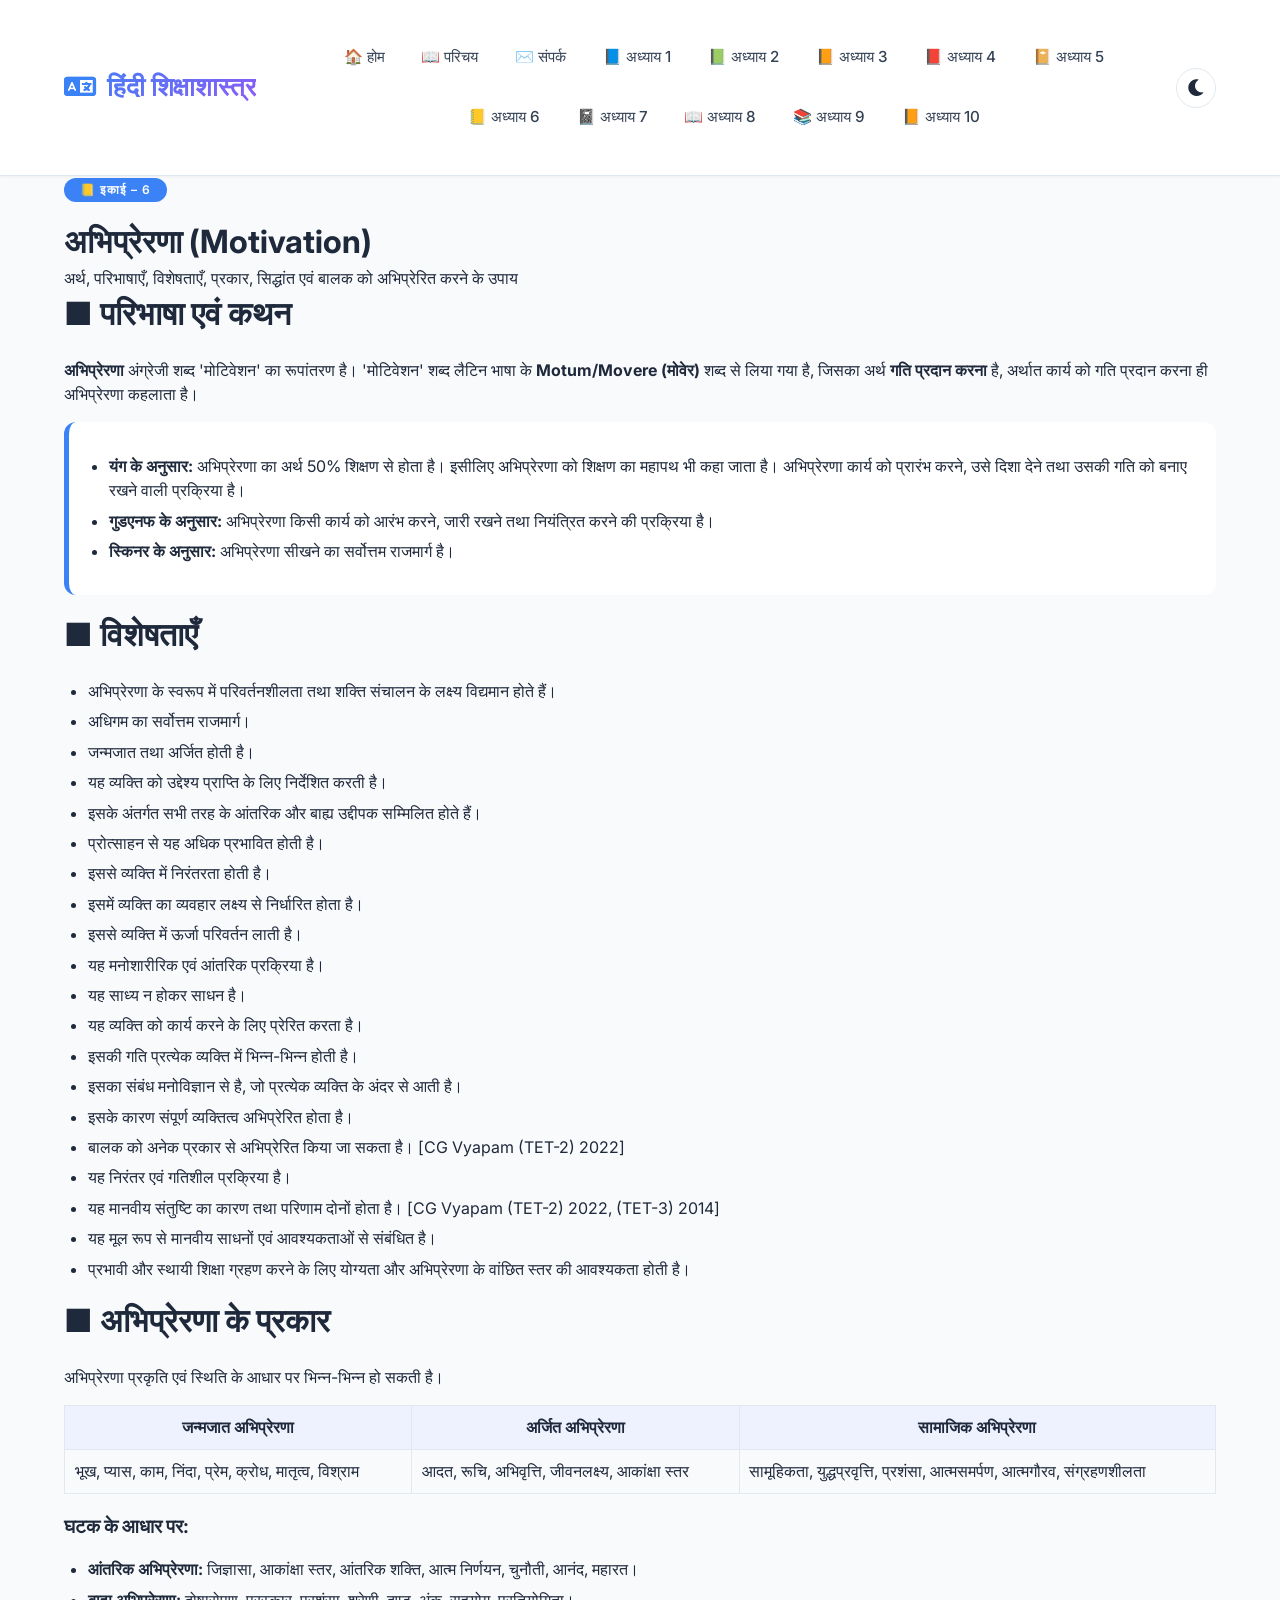
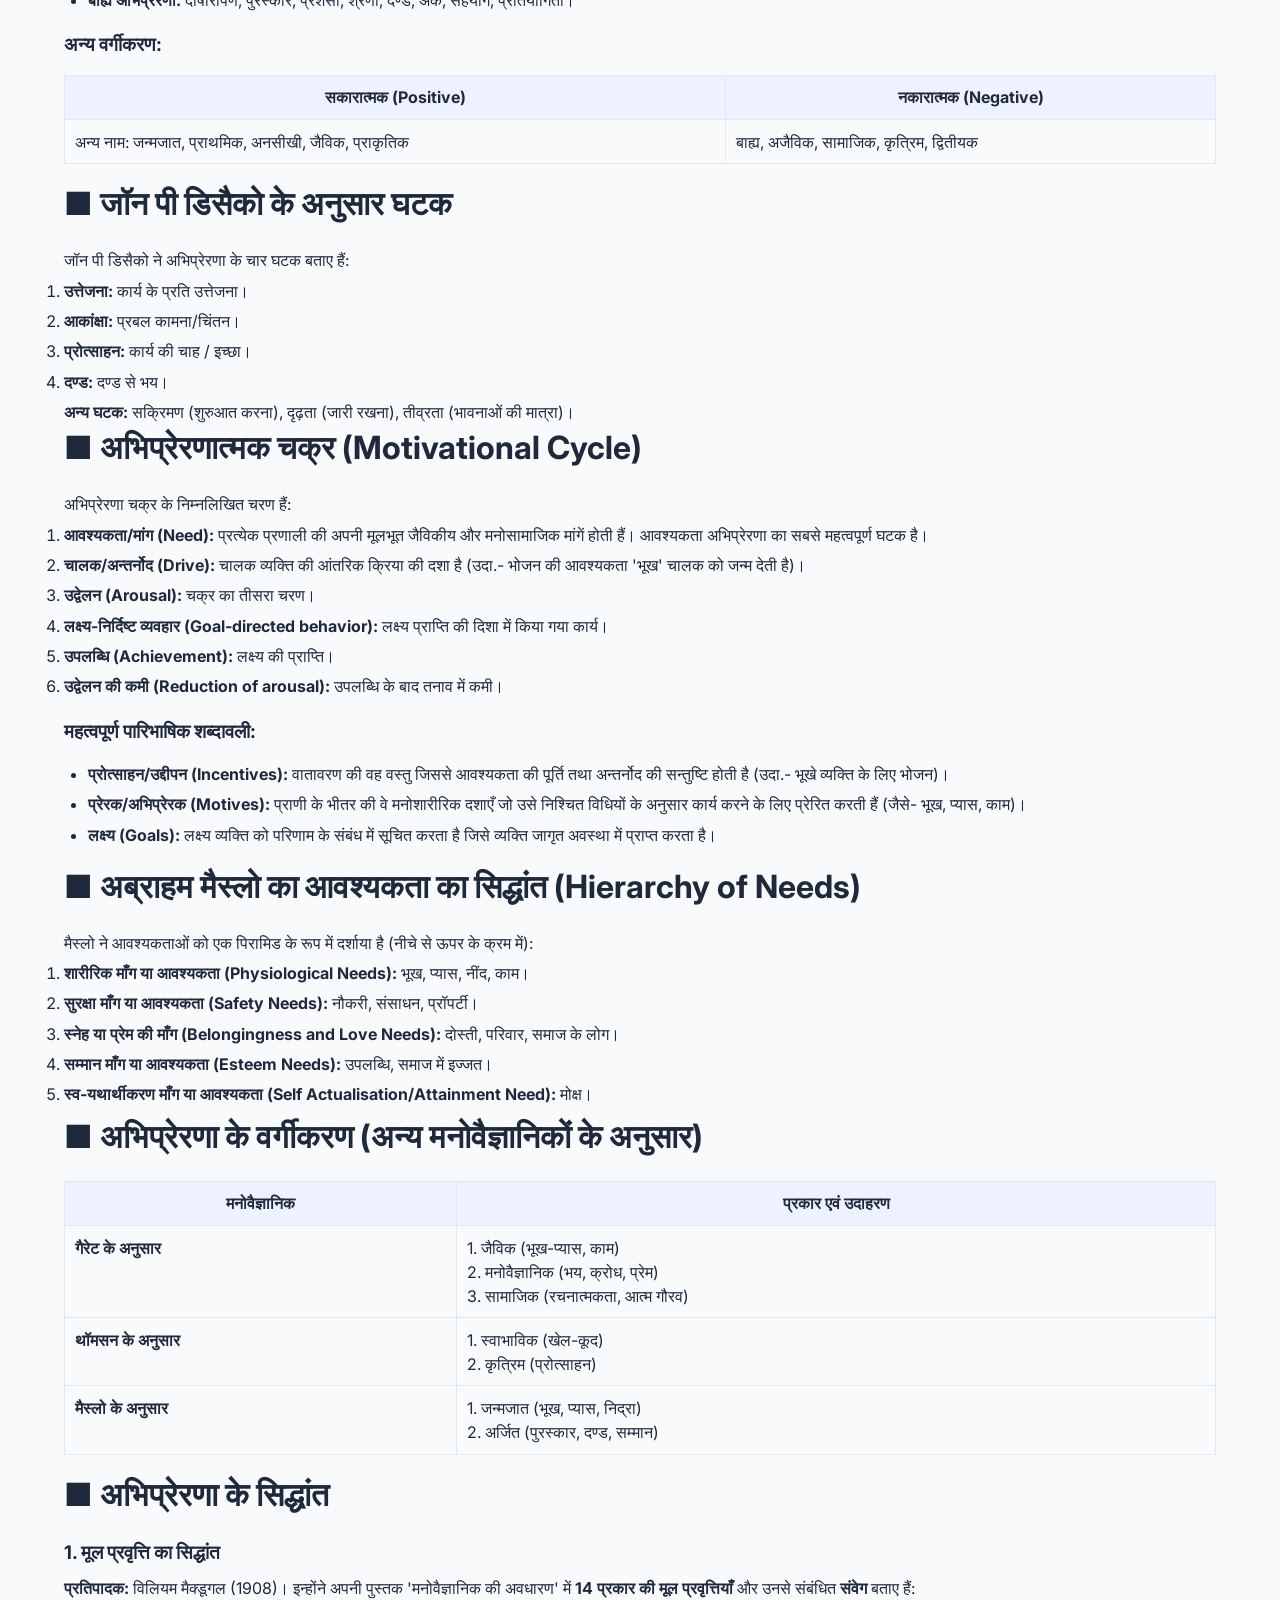
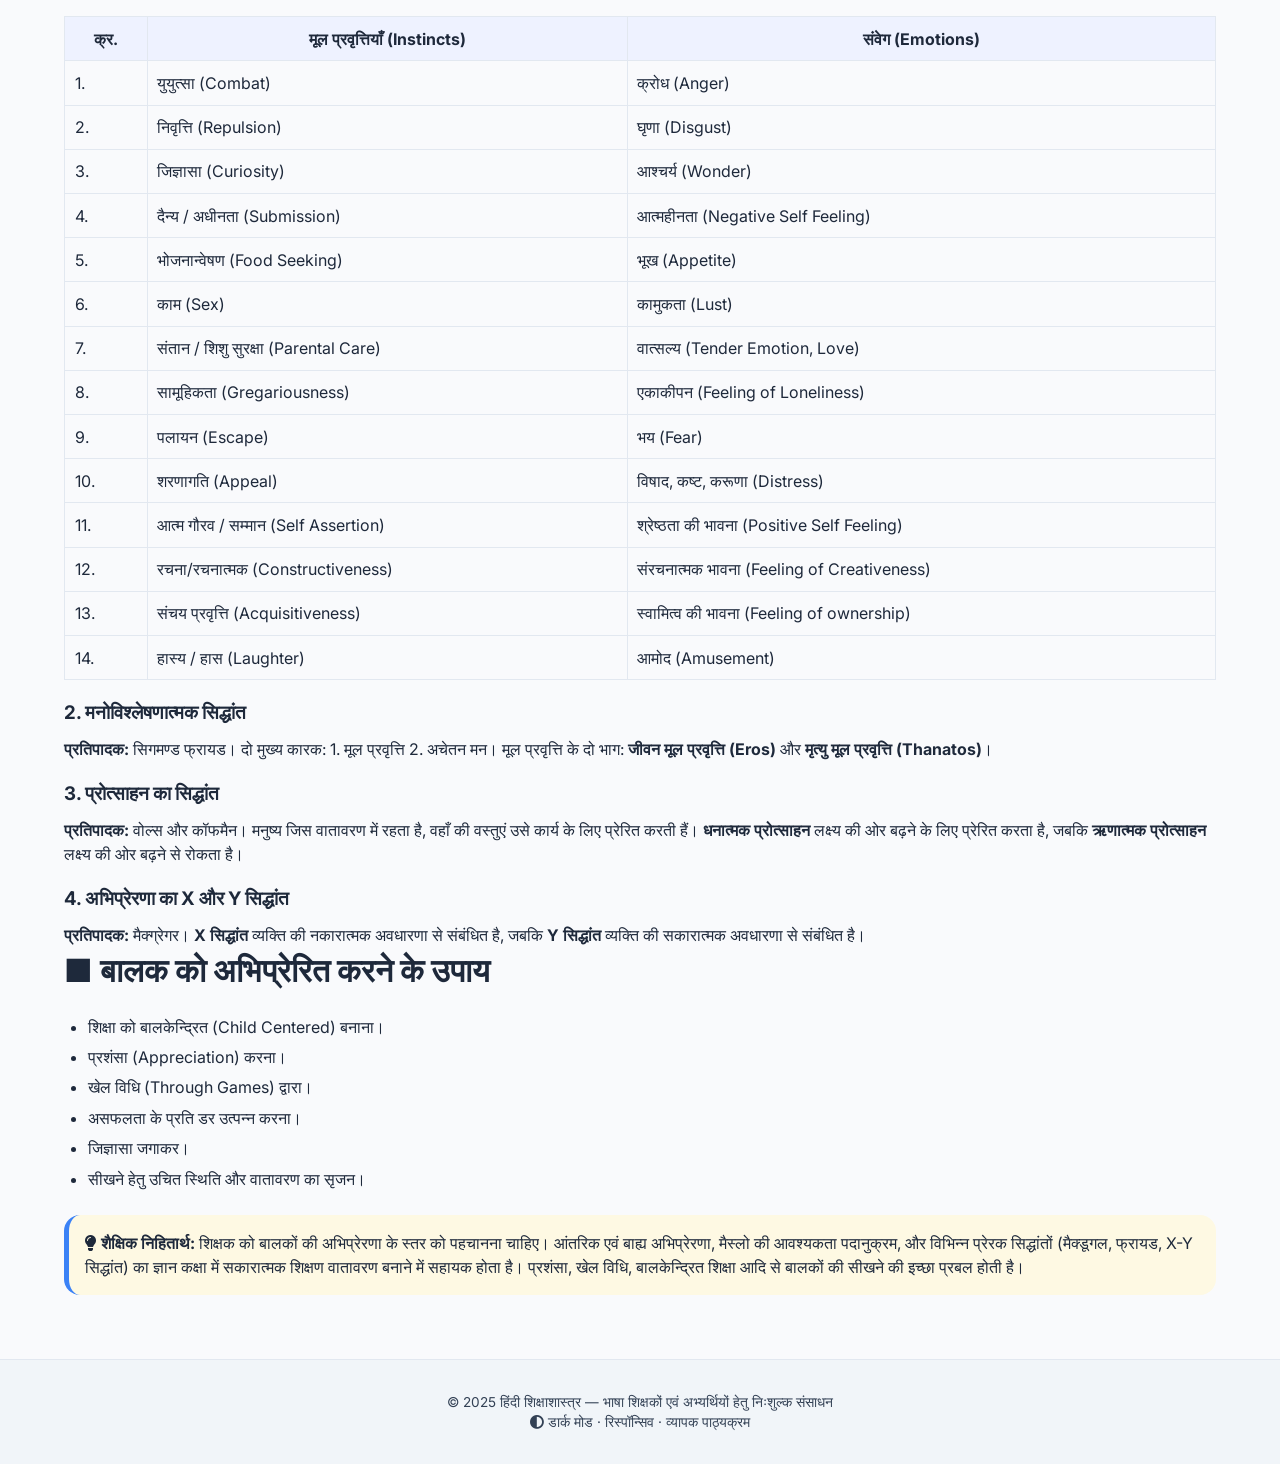
<file: chapter-6.html>
<!DOCTYPE html>
<html lang="hi">
<head>
  <meta charset="UTF-8">
  <meta name="viewport" content="width=device-width, initial-scale=1.0, viewport-fit=cover">
  <title>इकाई 6: अभिप्रेरणा | हिंदी शिक्षाशास्त्र</title>
  <link href="https://fonts.googleapis.com/css2?family=Inter:opsz,wght@14..32,300;400;500;600;700&display=swap" rel="stylesheet">
  <link rel="stylesheet" href="https://cdnjs.cloudflare.com/ajax/libs/font-awesome/6.0.0-beta3/css/all.min.css">
  <link rel="stylesheet" href="style.css">
  <style>
    .definition-box {
      background: var(--bg-card);
      border-left: 5px solid var(--accent);
      padding: 1rem;
      margin: 1rem 0;
      border-radius: 0.75rem;
    }
    .theorist-table {
      width: 100%;
      border-collapse: collapse;
      margin: 1rem 0;
    }
    .theorist-table th, .theorist-table td {
      border: 1px solid var(--border-light);
      padding: 0.6rem;
      vertical-align: top;
    }
    .theorist-table th {
      background: var(--badge-bg);
    }
  </style>
</head>
<body>

  <!-- HEADER (same as other pages) -->
  <header class="site-header">
    <div class="container header-container">
      <div class="logo">
        <a href="index.html"><i class="fas fa-language"></i> हिंदी शिक्षाशास्त्र</a>
      </div>
      
      <button class="hamburger" id="hamburgerBtn" aria-label="मेनू टॉगल करें">
        <span class="bar"></span>
        <span class="bar"></span>
        <span class="bar"></span>
      </button>

      <nav class="nav-menu" id="navMenu">
        <ul class="nav-list">
          <li><a href="index.html">🏠 होम</a></li>
          <li><a href="about.html">📖 परिचय</a></li>
          <li><a href="contact.html">✉️ संपर्क</a></li>
          <li><a href="chapter-1.html">📘 अध्याय 1</a></li>
          <li><a href="chapter-2.html">📗 अध्याय 2</a></li>
          <li><a href="chapter-3.html">📙 अध्याय 3</a></li>
          <li><a href="chapter-4.html">📕 अध्याय 4</a></li>
          <li><a href="chapter-5.html">📔 अध्याय 5</a></li>
          <li><a href="chapter-6.html">📒 अध्याय 6</a></li>
          <li><a href="chapter-7.html">📓 अध्याय 7</a></li>
          <li><a href="chapter-8.html">📖 अध्याय 8</a></li>
          <li><a href="chapter-9.html">📚 अध्याय 9</a></li>
<li><a href="chapter-10.html">📙 अध्याय 10</a></li>
        </ul>
      </nav>

      <button class="dark-toggle" id="darkModeToggle" aria-label="डार्क मोड">
        <i class="fas fa-moon"></i>
      </button>
    </div>
  </header>

  <main class="main-content">
    <div class="container">
      <span class="chapter-badge">📒 इकाई – 6</span>
      <h1>अभिप्रेरणा (Motivation)</h1>
      <div class="subtitle">अर्थ, परिभाषाएँ, विशेषताएँ, प्रकार, सिद्धांत एवं बालक को अभिप्रेरित करने के उपाय</div>

      <!-- परिभाषा एवं कथन -->
      <div class="card">
        <h2>■ परिभाषा एवं कथन</h2>
        <p><strong>अभिप्रेरणा</strong> अंग्रेजी शब्द 'मोटिवेशन' का रूपांतरण है। 'मोटिवेशन' शब्द लैटिन भाषा के <strong>Motum/Movere (मोवेर)</strong> शब्द से लिया गया है, जिसका अर्थ <strong>गति प्रदान करना</strong> है, अर्थात कार्य को गति प्रदान करना ही अभिप्रेरणा कहलाता है।</p>
        <div class="definition-box">
          <ul>
            <li><strong>यंग के अनुसार:</strong> अभिप्रेरणा का अर्थ 50% शिक्षण से होता है। इसीलिए अभिप्रेरणा को शिक्षण का महापथ भी कहा जाता है। अभिप्रेरणा कार्य को प्रारंभ करने, उसे दिशा देने तथा उसकी गति को बनाए रखने वाली प्रक्रिया है।</li>
            <li><strong>गुडएनफ के अनुसार:</strong> अभिप्रेरणा किसी कार्य को आरंभ करने, जारी रखने तथा नियंत्रित करने की प्रक्रिया है।</li>
            <li><strong>स्किनर के अनुसार:</strong> अभिप्रेरणा सीखने का सर्वोत्तम राजमार्ग है।</li>
          </ul>
        </div>
      </div>

      <!-- विशेषताएँ -->
      <div class="card">
        <h2>■ विशेषताएँ</h2>
        <ul>
          <li>अभिप्रेरणा के स्वरूप में परिवर्तनशीलता तथा शक्ति संचालन के लक्ष्य विद्यमान होते हैं।</li>
          <li>अधिगम का सर्वोत्तम राजमार्ग।</li>
          <li>जन्मजात तथा अर्जित होती है।</li>
          <li>यह व्यक्ति को उद्देश्य प्राप्ति के लिए निर्देशित करती है।</li>
          <li>इसके अंतर्गत सभी तरह के आंतरिक और बाह्य उद्दीपक सम्मिलित होते हैं।</li>
          <li>प्रोत्साहन से यह अधिक प्रभावित होती है।</li>
          <li>इससे व्यक्ति में निरंतरता होती है।</li>
          <li>इसमें व्यक्ति का व्यवहार लक्ष्य से निर्धारित होता है।</li>
          <li>इससे व्यक्ति में ऊर्जा परिवर्तन लाती है।</li>
          <li>यह मनोशारीरिक एवं आंतरिक प्रक्रिया है।</li>
          <li>यह साध्य न होकर साधन है।</li>
          <li>यह व्यक्ति को कार्य करने के लिए प्रेरित करता है।</li>
          <li>इसकी गति प्रत्येक व्यक्ति में भिन्न-भिन्न होती है।</li>
          <li>इसका संबंध मनोविज्ञान से है, जो प्रत्येक व्यक्ति के अंदर से आती है।</li>
          <li>इसके कारण संपूर्ण व्यक्तित्व अभिप्रेरित होता है।</li>
          <li>बालक को अनेक प्रकार से अभिप्रेरित किया जा सकता है। [CG Vyapam (TET-2) 2022]</li>
          <li>यह निरंतर एवं गतिशील प्रक्रिया है।</li>
          <li>यह मानवीय संतुष्टि का कारण तथा परिणाम दोनों होता है। [CG Vyapam (TET-2) 2022, (TET-3) 2014]</li>
          <li>यह मूल रूप से मानवीय साधनों एवं आवश्यकताओं से संबंधित है।</li>
          <li>प्रभावी और स्थायी शिक्षा ग्रहण करने के लिए योग्यता और अभिप्रेरणा के वांछित स्तर की आवश्यकता होती है।</li>
        </ul>
      </div>

      <!-- अभिप्रेरणा के प्रकार -->
      <div class="card">
        <h2>■ अभिप्रेरणा के प्रकार</h2>
        <p>अभिप्रेरणा प्रकृति एवं स्थिति के आधार पर भिन्न-भिन्न हो सकती है।</p>
        <div class="comparison-table">
          <table class="theorist-table">
            <thead>
              <tr><th>जन्मजात अभिप्रेरणा</th><th>अर्जित अभिप्रेरणा</th><th>सामाजिक अभिप्रेरणा</th></tr>
            </thead>
            <tbody>
              <tr><td>भूख, प्यास, काम, निंदा, प्रेम, क्रोध, मातृत्व, विश्राम</td><td>आदत, रूचि, अभिवृत्ति, जीवनलक्ष्य, आकांक्षा स्तर</td><td>सामूहिकता, युद्धप्रवृत्ति, प्रशंसा, आत्मसमर्पण, आत्मगौरव, संग्रहणशीलता</td></tr>
            </tbody>
          </table>
        </div>
        <h3>घटक के आधार पर:</h3>
        <ul>
          <li><strong>आंतरिक अभिप्रेरणा:</strong> जिज्ञासा, आकांक्षा स्तर, आंतरिक शक्ति, आत्म निर्णयन, चुनौती, आनंद, महारत।</li>
          <li><strong>बाह्य अभिप्रेरणा:</strong> दोषारोपण, पुरस्कार, प्रशंसा, श्रेणी, दण्ड, अंक, सहयोग, प्रतियोगिता।</li>
        </ul>
        <h3>अन्य वर्गीकरण:</h3>
        <div class="comparison-table">
          <table class="theorist-table">
            <thead><tr><th>सकारात्मक (Positive)</th><th>नकारात्मक (Negative)</th></tr></thead>
            <tbody><tr><td>अन्य नाम: जन्मजात, प्राथमिक, अनसीखी, जैविक, प्राकृतिक</td><td>बाह्य, अजैविक, सामाजिक, कृत्रिम, द्वितीयक</td></tr></tbody>
          </table>
        </div>
      </div>

      <!-- जॉन पी डिसैको के अनुसार घटक -->
      <div class="card">
        <h2>■ जॉन पी डिसैको के अनुसार घटक</h2>
        <p>जॉन पी डिसैको ने अभिप्रेरणा के चार घटक बताए हैं:</p>
        <ol>
          <li><strong>उत्तेजना:</strong> कार्य के प्रति उत्तेजना।</li>
          <li><strong>आकांक्षा:</strong> प्रबल कामना/चिंतन।</li>
          <li><strong>प्रोत्साहन:</strong> कार्य की चाह / इच्छा।</li>
          <li><strong>दण्ड:</strong> दण्ड से भय।</li>
        </ol>
        <p><strong>अन्य घटक:</strong> सक्रिमण (शुरुआत करना), दृढ़ता (जारी रखना), तीव्रता (भावनाओं की मात्रा)।</p>
      </div>

      <!-- अभिप्रेरणात्मक चक्र -->
      <div class="card">
        <h2>■ अभिप्रेरणात्मक चक्र (Motivational Cycle)</h2>
        <p>अभिप्रेरणा चक्र के निम्नलिखित चरण हैं:</p>
        <ol>
          <li><strong>आवश्यकता/मांग (Need):</strong> प्रत्येक प्रणाली की अपनी मूलभूत जैविकीय और मनोसामाजिक मांगें होती हैं। आवश्यकता अभिप्रेरणा का सबसे महत्वपूर्ण घटक है।</li>
          <li><strong>चालक/अन्तर्नोद (Drive):</strong> चालक व्यक्ति की आंतरिक क्रिया की दशा है (उदा.- भोजन की आवश्यकता 'भूख' चालक को जन्म देती है)।</li>
          <li><strong>उद्वेलन (Arousal):</strong> चक्र का तीसरा चरण।</li>
          <li><strong>लक्ष्य-निर्दिष्ट व्यवहार (Goal-directed behavior):</strong> लक्ष्य प्राप्ति की दिशा में किया गया कार्य।</li>
          <li><strong>उपलब्धि (Achievement):</strong> लक्ष्य की प्राप्ति।</li>
          <li><strong>उद्वेलन की कमी (Reduction of arousal):</strong> उपलब्धि के बाद तनाव में कमी।</li>
        </ol>
        <h3>महत्वपूर्ण पारिभाषिक शब्दावली:</h3>
        <ul>
          <li><strong>प्रोत्साहन/उद्दीपन (Incentives):</strong> वातावरण की वह वस्तु जिससे आवश्यकता की पूर्ति तथा अन्तर्नोद की सन्तुष्टि होती है (उदा.- भूखे व्यक्ति के लिए भोजन)।</li>
          <li><strong>प्रेरक/अभिप्रेरक (Motives):</strong> प्राणी के भीतर की वे मनोशारीरिक दशाएँ जो उसे निश्चित विधियों के अनुसार कार्य करने के लिए प्रेरित करती हैं (जैसे- भूख, प्यास, काम)।</li>
          <li><strong>लक्ष्य (Goals):</strong> लक्ष्य व्यक्ति को परिणाम के संबंध में सूचित करता है जिसे व्यक्ति जागृत अवस्था में प्राप्त करता है।</li>
        </ul>
      </div>

      <!-- अब्राहम मैस्लो का आवश्यकता का सिद्धांत -->
      <div class="card">
        <h2>■ अब्राहम मैस्लो का आवश्यकता का सिद्धांत (Hierarchy of Needs)</h2>
        <p>मैस्लो ने आवश्यकताओं को एक पिरामिड के रूप में दर्शाया है (नीचे से ऊपर के क्रम में):</p>
        <ol>
          <li><strong>शारीरिक माँग या आवश्यकता (Physiological Needs):</strong> भूख, प्यास, नींद, काम।</li>
          <li><strong>सुरक्षा माँग या आवश्यकता (Safety Needs):</strong> नौकरी, संसाधन, प्रॉपर्टी।</li>
          <li><strong>स्नेह या प्रेम की माँग (Belongingness and Love Needs):</strong> दोस्ती, परिवार, समाज के लोग।</li>
          <li><strong>सम्मान माँग या आवश्यकता (Esteem Needs):</strong> उपलब्धि, समाज में इज्जत।</li>
          <li><strong>स्व-यथार्थीकरण माँग या आवश्यकता (Self Actualisation/Attainment Need):</strong> मोक्ष।</li>
        </ol>
      </div>

      <!-- अभिप्रेरणा के वर्गीकरण (अन्य मनोवैज्ञानिकों के अनुसार) -->
      <div class="card">
        <h2>■ अभिप्रेरणा के वर्गीकरण (अन्य मनोवैज्ञानिकों के अनुसार)</h2>
        <div class="comparison-table">
          <table class="theorist-table">
            <thead><tr><th>मनोवैज्ञानिक</th><th>प्रकार एवं उदाहरण</th></tr></thead>
            <tbody>
              <tr><td><strong>गैरेट के अनुसार</strong></td><td>1. जैविक (भूख-प्यास, काम)<br>2. मनोवैज्ञानिक (भय, क्रोध, प्रेम)<br>3. सामाजिक (रचनात्मकता, आत्म गौरव)</td></tr>
              <tr><td><strong>थॉमसन के अनुसार</strong></td><td>1. स्वाभाविक (खेल-कूद)<br>2. कृत्रिम (प्रोत्साहन)</td></tr>
              <tr><td><strong>मैस्लो के अनुसार</strong></td><td>1. जन्मजात (भूख, प्यास, निद्रा)<br>2. अर्जित (पुरस्कार, दण्ड, सम्मान)</td></tr>
            </tbody>
          </table>
        </div>
      </div>

      <!-- अभिप्रेरणा के सिद्धांत -->
      <div class="card">
        <h2>■ अभिप्रेरणा के सिद्धांत</h2>
        
        <h3>1. मूल प्रवृत्ति का सिद्धांत</h3>
        <p><strong>प्रतिपादक:</strong> विलियम मैक्डूगल (1908)। इन्होंने अपनी पुस्तक 'मनोवैज्ञानिक की अवधारण' में <strong>14 प्रकार की मूल प्रवृत्तियाँ</strong> और उनसे संबंधित <strong>संवेग</strong> बताए हैं:</p>
        <div class="comparison-table">
          <table class="theorist-table">
            <thead><tr><th>क्र.</th><th>मूल प्रवृत्तियाँ (Instincts)</th><th>संवेग (Emotions)</th></tr></thead>
            <tbody>
              <tr><td>1.</td><td>युयुत्सा (Combat)</td><td>क्रोध (Anger)</td></tr>
              <tr><td>2.</td><td>निवृत्ति (Repulsion)</td><td>घृणा (Disgust)</td></tr>
              <tr><td>3.</td><td>जिज्ञासा (Curiosity)</td><td>आश्चर्य (Wonder)</td></tr>
              <tr><td>4.</td><td>दैन्य / अधीनता (Submission)</td><td>आत्महीनता (Negative Self Feeling)</td></tr>
              <tr><td>5.</td><td>भोजनान्वेषण (Food Seeking)</td><td>भूख (Appetite)</td></tr>
              <tr><td>6.</td><td>काम (Sex)</td><td>कामुकता (Lust)</td></tr>
              <tr><td>7.</td><td>संतान / शिशु सुरक्षा (Parental Care)</td><td>वात्सल्य (Tender Emotion, Love)</td></tr>
              <tr><td>8.</td><td>सामूहिकता (Gregariousness)</td><td>एकाकीपन (Feeling of Loneliness)</td></tr>
              <tr><td>9.</td><td>पलायन (Escape)</td><td>भय (Fear)</td></tr>
              <tr><td>10.</td><td>शरणागति (Appeal)</td><td>विषाद, कष्ट, करूणा (Distress)</td></tr>
              <tr><td>11.</td><td>आत्म गौरव / सम्मान (Self Assertion)</td><td>श्रेष्ठता की भावना (Positive Self Feeling)</td></tr>
              <tr><td>12.</td><td>रचना/रचनात्मक (Constructiveness)</td><td>संरचनात्मक भावना (Feeling of Creativeness)</td></tr>
              <tr><td>13.</td><td>संचय प्रवृत्ति (Acquisitiveness)</td><td>स्वामित्व की भावना (Feeling of ownership)</td></tr>
              <tr><td>14.</td><td>हास्य / हास (Laughter)</td><td>आमोद (Amusement)</td></tr>
            </tbody>
          </table>
        </div>

        <h3>2. मनोविश्लेषणात्मक सिद्धांत</h3>
        <p><strong>प्रतिपादक:</strong> सिगमण्ड फ्रायड। दो मुख्य कारक: 1. मूल प्रवृत्ति 2. अचेतन मन। मूल प्रवृत्ति के दो भाग: <strong>जीवन मूल प्रवृत्ति (Eros)</strong> और <strong>मृत्यु मूल प्रवृत्ति (Thanatos)</strong>।</p>

        <h3>3. प्रोत्साहन का सिद्धांत</h3>
        <p><strong>प्रतिपादक:</strong> वोल्स और कॉफमैन। मनुष्य जिस वातावरण में रहता है, वहाँ की वस्तुएं उसे कार्य के लिए प्रेरित करती हैं। <strong>धनात्मक प्रोत्साहन</strong> लक्ष्य की ओर बढ़ने के लिए प्रेरित करता है, जबकि <strong>ऋणात्मक प्रोत्साहन</strong> लक्ष्य की ओर बढ़ने से रोकता है।</p>

        <h3>4. अभिप्रेरणा का X और Y सिद्धांत</h3>
        <p><strong>प्रतिपादक:</strong> मैक्ग्रेगर। <strong>X सिद्धांत</strong> व्यक्ति की नकारात्मक अवधारणा से संबंधित है, जबकि <strong>Y सिद्धांत</strong> व्यक्ति की सकारात्मक अवधारणा से संबंधित है।</p>
      </div>

      <!-- बालक को अभिप्रेरित करने के उपाय -->
      <div class="card">
        <h2>■ बालक को अभिप्रेरित करने के उपाय</h2>
        <ul>
          <li>शिक्षा को बालकेन्द्रित (Child Centered) बनाना।</li>
          <li>प्रशंसा (Appreciation) करना।</li>
          <li>खेल विधि (Through Games) द्वारा।</li>
          <li>असफलता के प्रति डर उत्पन्न करना।</li>
          <li>जिज्ञासा जगाकर।</li>
          <li>सीखने हेतु उचित स्थिति और वातावरण का सृजन।</li>
        </ul>
      </div>

      <div class="tip-box">
        <i class="fas fa-lightbulb"></i> <strong>शैक्षिक निहितार्थ:</strong> शिक्षक को बालकों की अभिप्रेरणा के स्तर को पहचानना चाहिए। आंतरिक एवं बाह्य अभिप्रेरणा, मैस्लो की आवश्यकता पदानुक्रम, और विभिन्न प्रेरक सिद्धांतों (मैक्डूगल, फ्रायड, X-Y सिद्धांत) का ज्ञान कक्षा में सकारात्मक शिक्षण वातावरण बनाने में सहायक होता है। प्रशंसा, खेल विधि, बालकेन्द्रित शिक्षा आदि से बालकों की सीखने की इच्छा प्रबल होती है।
      </div>
    </div>
  </main>

  <footer class="site-footer">
    <div class="container footer-inner">
      <p>© 2025 हिंदी शिक्षाशास्त्र — भाषा शिक्षकों एवं अभ्यर्थियों हेतु निःशुल्क संसाधन</p>
      <p><i class="fas fa-adjust"></i> डार्क मोड · रिस्पॉन्सिव · व्यापक पाठ्यक्रम</p>
    </div>
  </footer>

  <script src="script.js"></script>
</body>
</html>
</file>
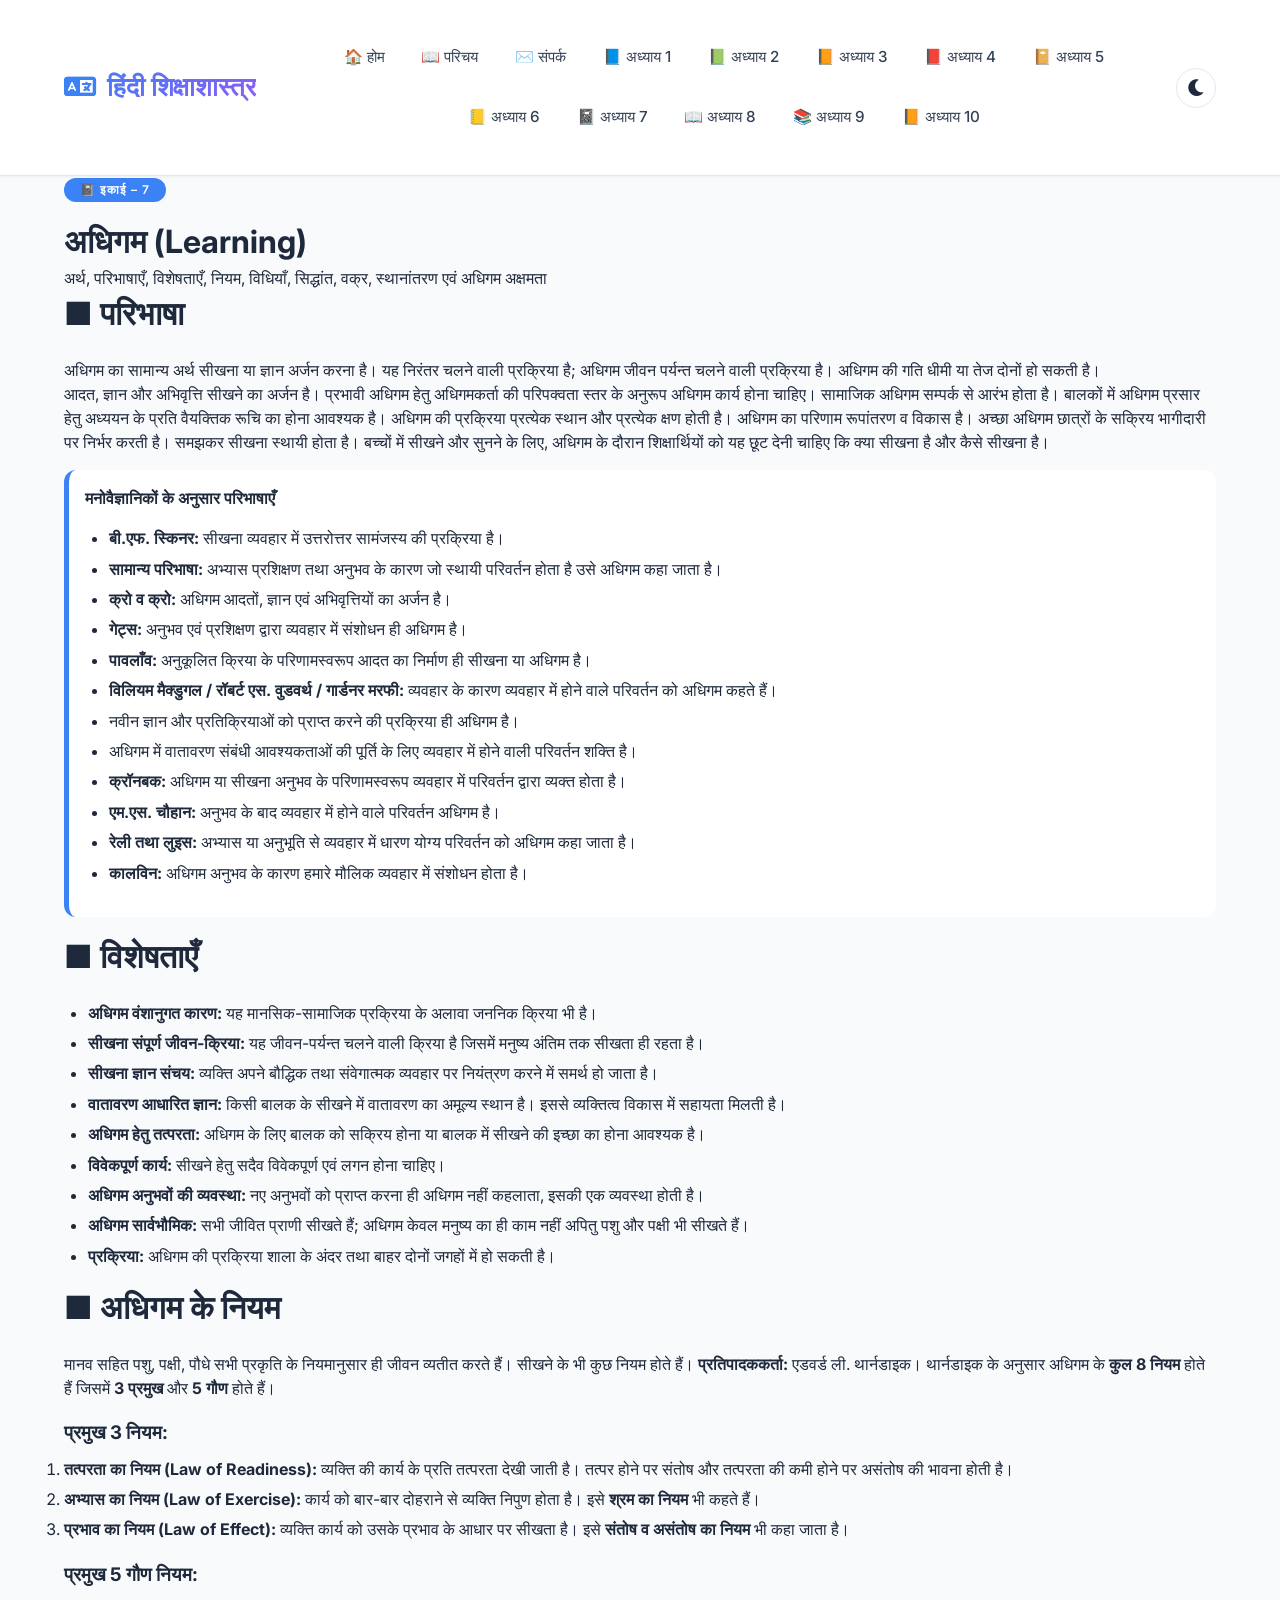
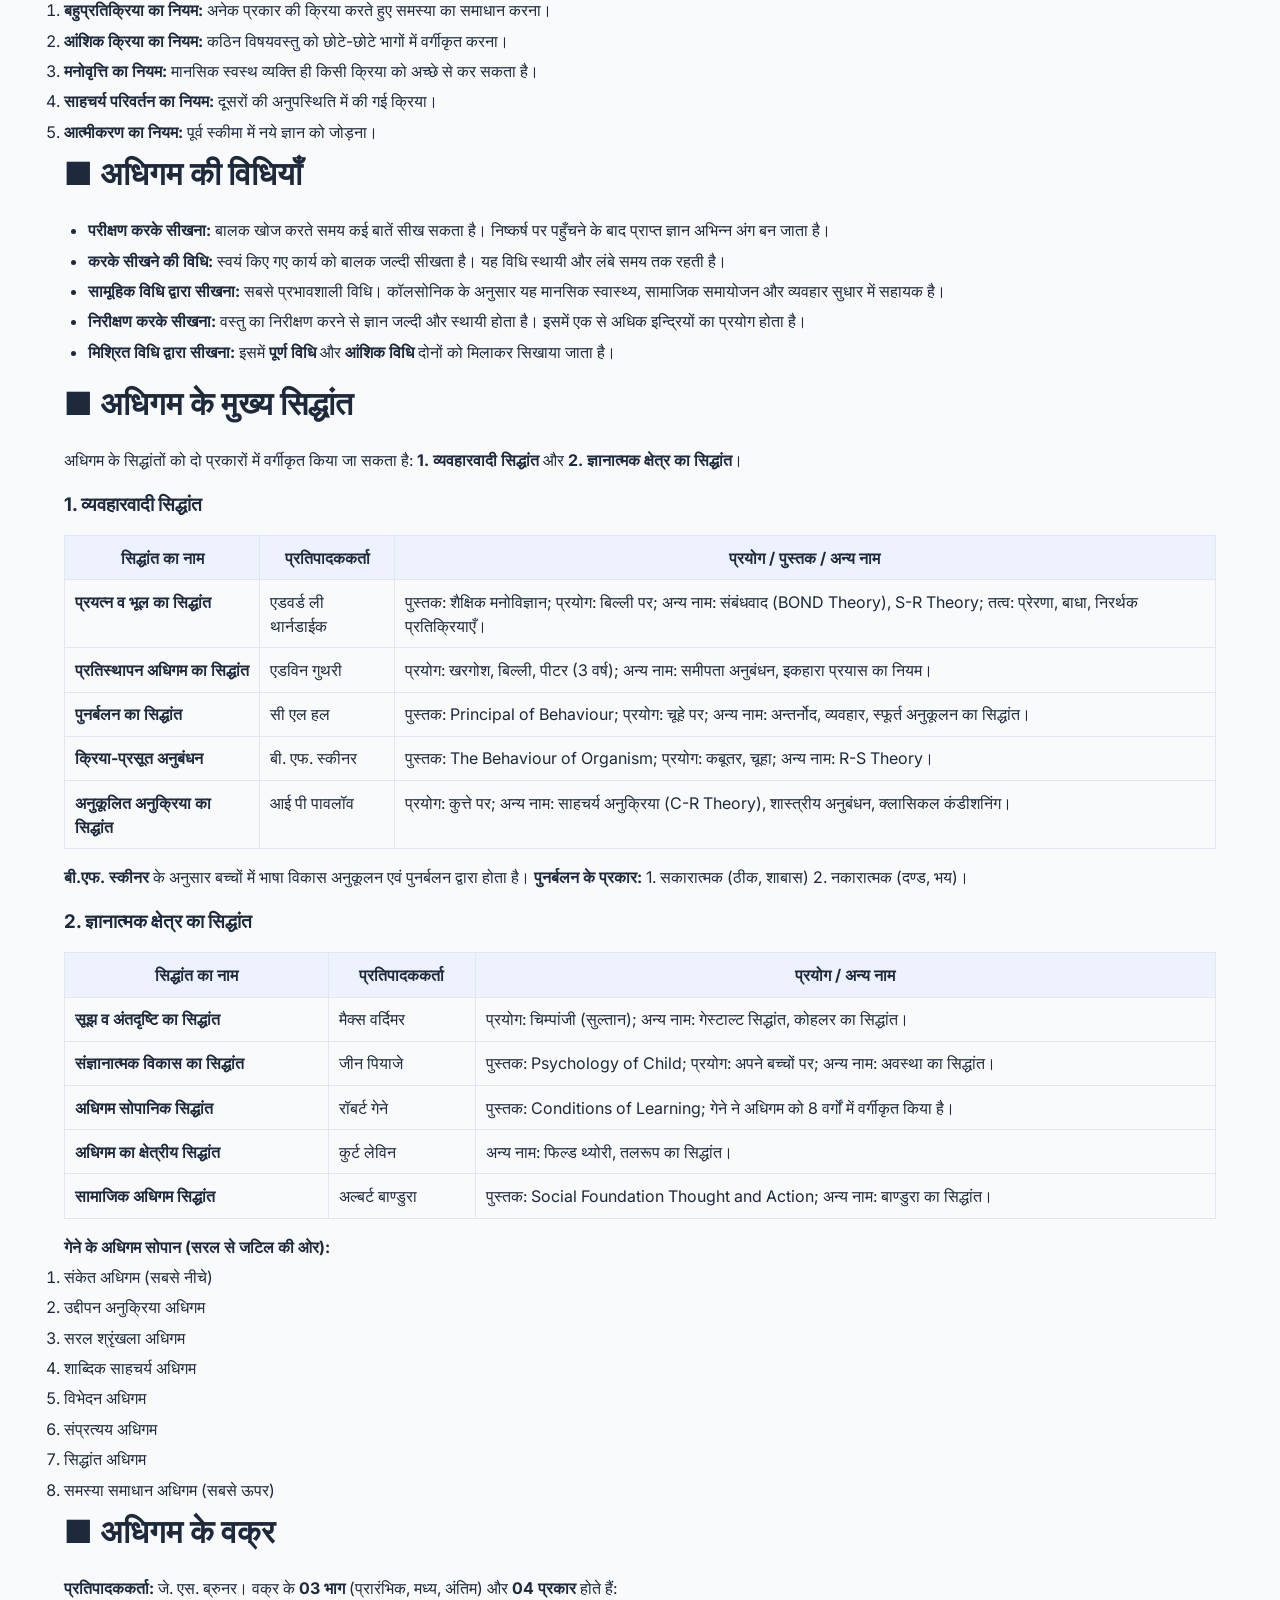
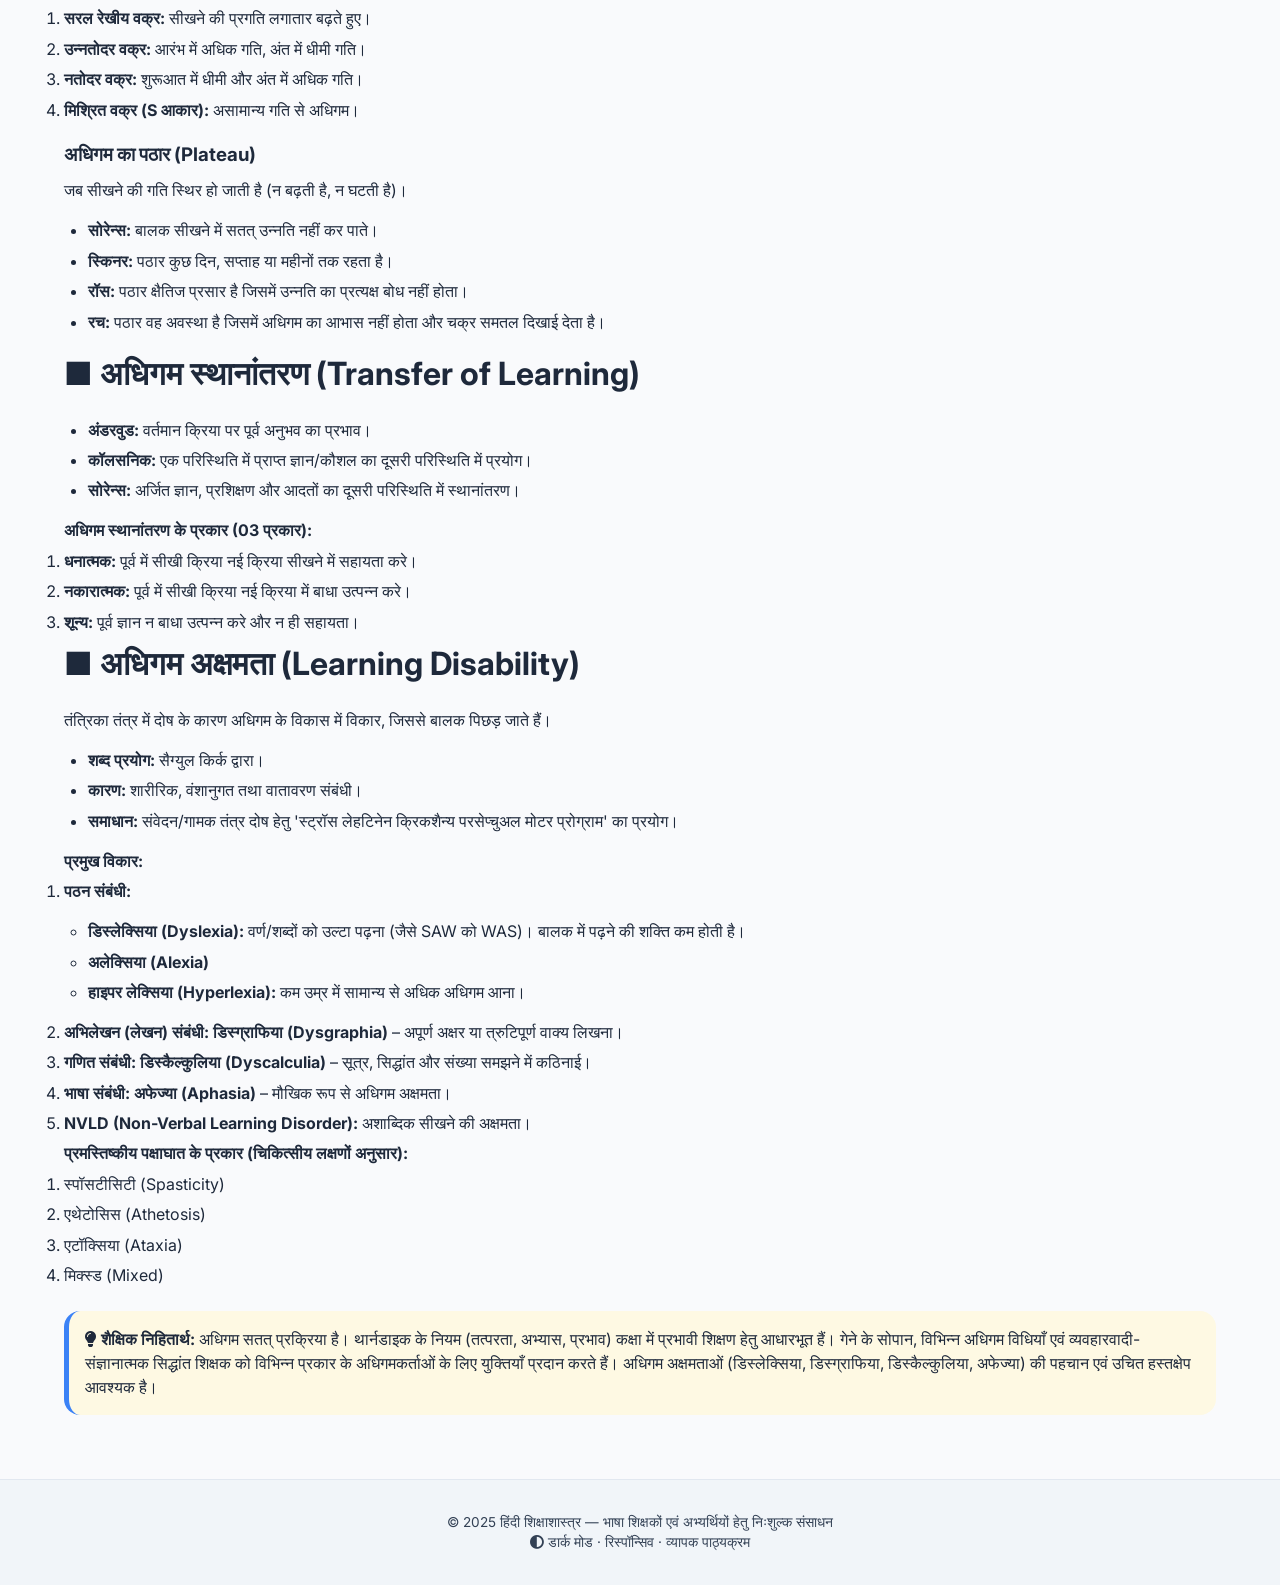
<file: chapter-7.html>
<!DOCTYPE html>
<html lang="hi">
<head>
  <meta charset="UTF-8">
  <meta name="viewport" content="width=device-width, initial-scale=1.0, viewport-fit=cover">
  <title>इकाई 7: अधिगम (Learning) | हिंदी शिक्षाशास्त्र</title>
  <link href="https://fonts.googleapis.com/css2?family=Inter:opsz,wght@14..32,300;400;500;600;700&display=swap" rel="stylesheet">
  <link rel="stylesheet" href="https://cdnjs.cloudflare.com/ajax/libs/font-awesome/6.0.0-beta3/css/all.min.css">
  <link rel="stylesheet" href="style.css">
  <style>
    .definition-box {
      background: var(--bg-card);
      border-left: 5px solid var(--accent);
      padding: 1rem;
      margin: 1rem 0;
      border-radius: 0.75rem;
    }
    .theory-table {
      width: 100%;
      border-collapse: collapse;
      margin: 1rem 0;
    }
    .theory-table th, .theory-table td {
      border: 1px solid var(--border-light);
      padding: 0.6rem;
      vertical-align: top;
    }
    .theory-table th {
      background: var(--badge-bg);
    }
  </style>
</head>
<body>

  <!-- HEADER (same as other pages) -->
  <header class="site-header">
    <div class="container header-container">
      <div class="logo">
        <a href="index.html"><i class="fas fa-language"></i> हिंदी शिक्षाशास्त्र</a>
      </div>
      
      <button class="hamburger" id="hamburgerBtn" aria-label="मेनू टॉगल करें">
        <span class="bar"></span>
        <span class="bar"></span>
        <span class="bar"></span>
      </button>

      <nav class="nav-menu" id="navMenu">
        <ul class="nav-list">
          <li><a href="index.html">🏠 होम</a></li>
          <li><a href="about.html">📖 परिचय</a></li>
          <li><a href="contact.html">✉️ संपर्क</a></li>
          <li><a href="chapter-1.html">📘 अध्याय 1</a></li>
          <li><a href="chapter-2.html">📗 अध्याय 2</a></li>
          <li><a href="chapter-3.html">📙 अध्याय 3</a></li>
          <li><a href="chapter-4.html">📕 अध्याय 4</a></li>
          <li><a href="chapter-5.html">📔 अध्याय 5</a></li>
          <li><a href="chapter-6.html">📒 अध्याय 6</a></li>
          <li><a href="chapter-7.html">📓 अध्याय 7</a></li>
          <li><a href="chapter-8.html">📖 अध्याय 8</a></li>
          <li><a href="chapter-9.html">📚 अध्याय 9</a></li>
<li><a href="chapter-10.html">📙 अध्याय 10</a></li>
        </ul>
      </nav>

      <button class="dark-toggle" id="darkModeToggle" aria-label="डार्क मोड">
        <i class="fas fa-moon"></i>
      </button>
    </div>
  </header>

  <main class="main-content">
    <div class="container">
      <span class="chapter-badge">📓 इकाई – 7</span>
      <h1>अधिगम (Learning)</h1>
      <div class="subtitle">अर्थ, परिभाषाएँ, विशेषताएँ, नियम, विधियाँ, सिद्धांत, वक्र, स्थानांतरण एवं अधिगम अक्षमता</div>

      <!-- परिभाषा -->
      <div class="card">
        <h2>■ परिभाषा</h2>
        <p>अधिगम का सामान्य अर्थ सीखना या ज्ञान अर्जन करना है। यह निरंतर चलने वाली प्रक्रिया है; अधिगम जीवन पर्यन्त चलने वाली प्रक्रिया है। अधिगम की गति धीमी या तेज दोनों हो सकती है।</p>
        <p>आदत, ज्ञान और अभिवृत्ति सीखने का अर्जन है। प्रभावी अधिगम हेतु अधिगमकर्ता की परिपक्वता स्तर के अनुरूप अधिगम कार्य होना चाहिए। सामाजिक अधिगम सम्पर्क से आरंभ होता है। बालकों में अधिगम प्रसार हेतु अध्ययन के प्रति वैयक्तिक रूचि का होना आवश्यक है। अधिगम की प्रक्रिया प्रत्येक स्थान और प्रत्येक क्षण होती है। अधिगम का परिणाम रूपांतरण व विकास है। अच्छा अधिगम छात्रों के सक्रिय भागीदारी पर निर्भर करती है। समझकर सीखना स्थायी होता है। बच्चों में सीखने और सुनने के लिए, अधिगम के दौरान शिक्षार्थियों को यह छूट देनी चाहिए कि क्या सीखना है और कैसे सीखना है।</p>
        <div class="definition-box">
          <h4>मनोवैज्ञानिकों के अनुसार परिभाषाएँ</h4>
          <ul>
            <li><strong>बी.एफ. स्किनर:</strong> सीखना व्यवहार में उत्तरोत्तर सामंजस्य की प्रक्रिया है।</li>
            <li><strong>सामान्य परिभाषा:</strong> अभ्यास प्रशिक्षण तथा अनुभव के कारण जो स्थायी परिवर्तन होता है उसे अधिगम कहा जाता है।</li>
            <li><strong>क्रो व क्रो:</strong> अधिगम आदतों, ज्ञान एवं अभिवृत्तियों का अर्जन है।</li>
            <li><strong>गेट्स:</strong> अनुभव एवं प्रशिक्षण द्वारा व्यवहार में संशोधन ही अधिगम है।</li>
            <li><strong>पावलाँव:</strong> अनुकूलित क्रिया के परिणामस्वरूप आदत का निर्माण ही सीखना या अधिगम है।</li>
            <li><strong>विलियम मैक्डुगल / रॉबर्ट एस. वुडवर्थ / गार्डनर मरफी:</strong> व्यवहार के कारण व्यवहार में होने वाले परिवर्तन को अधिगम कहते हैं।</li>
            <li>नवीन ज्ञान और प्रतिक्रियाओं को प्राप्त करने की प्रक्रिया ही अधिगम है।</li>
            <li>अधिगम में वातावरण संबंधी आवश्यकताओं की पूर्ति के लिए व्यवहार में होने वाली परिवर्तन शक्ति है।</li>
            <li><strong>क्रॉनबक:</strong> अधिगम या सीखना अनुभव के परिणामस्वरूप व्यवहार में परिवर्तन द्वारा व्यक्त होता है।</li>
            <li><strong>एम.एस. चौहान:</strong> अनुभव के बाद व्यवहार में होने वाले परिवर्तन अधिगम है।</li>
            <li><strong>रेली तथा लुइस:</strong> अभ्यास या अनुभूति से व्यवहार में धारण योग्य परिवर्तन को अधिगम कहा जाता है।</li>
            <li><strong>कालविन:</strong> अधिगम अनुभव के कारण हमारे मौलिक व्यवहार में संशोधन होता है।</li>
          </ul>
        </div>
      </div>

      <!-- विशेषताएँ -->
      <div class="card">
        <h2>■ विशेषताएँ</h2>
        <ul>
          <li><strong>अधिगम वंशानुगत कारण:</strong> यह मानसिक-सामाजिक प्रक्रिया के अलावा जननिक क्रिया भी है।</li>
          <li><strong>सीखना संपूर्ण जीवन-क्रिया:</strong> यह जीवन-पर्यन्त चलने वाली क्रिया है जिसमें मनुष्य अंतिम तक सीखता ही रहता है।</li>
          <li><strong>सीखना ज्ञान संचय:</strong> व्यक्ति अपने बौद्धिक तथा संवेगात्मक व्यवहार पर नियंत्रण करने में समर्थ हो जाता है।</li>
          <li><strong>वातावरण आधारित ज्ञान:</strong> किसी बालक के सीखने में वातावरण का अमूल्य स्थान है। इससे व्यक्तित्व विकास में सहायता मिलती है।</li>
          <li><strong>अधिगम हेतु तत्परता:</strong> अधिगम के लिए बालक को सक्रिय होना या बालक में सीखने की इच्छा का होना आवश्यक है।</li>
          <li><strong>विवेकपूर्ण कार्य:</strong> सीखने हेतु सदैव विवेकपूर्ण एवं लगन होना चाहिए।</li>
          <li><strong>अधिगम अनुभवों की व्यवस्था:</strong> नए अनुभवों को प्राप्त करना ही अधिगम नहीं कहलाता, इसकी एक व्यवस्था होती है।</li>
          <li><strong>अधिगम सार्वभौमिक:</strong> सभी जीवित प्राणी सीखते हैं; अधिगम केवल मनुष्य का ही काम नहीं अपितु पशु और पक्षी भी सीखते हैं।</li>
          <li><strong>प्रक्रिया:</strong> अधिगम की प्रक्रिया शाला के अंदर तथा बाहर दोनों जगहों में हो सकती है।</li>
        </ul>
      </div>

      <!-- अधिगम के नियम -->
      <div class="card">
        <h2>■ अधिगम के नियम</h2>
        <p>मानव सहित पशु, पक्षी, पौधे सभी प्रकृति के नियमानुसार ही जीवन व्यतीत करते हैं। सीखने के भी कुछ नियम होते हैं। <strong>प्रतिपादककर्ता:</strong> एडवर्ड ली. थार्नडाइक। थार्नडाइक के अनुसार अधिगम के <strong>कुल 8 नियम</strong> होते हैं जिसमें <strong>3 प्रमुख</strong> और <strong>5 गौण</strong> होते हैं।</p>
        <h3>प्रमुख 3 नियम:</h3>
        <ol>
          <li><strong>तत्परता का नियम (Law of Readiness):</strong> व्यक्ति की कार्य के प्रति तत्परता देखी जाती है। तत्पर होने पर संतोष और तत्परता की कमी होने पर असंतोष की भावना होती है।</li>
          <li><strong>अभ्यास का नियम (Law of Exercise):</strong> कार्य को बार-बार दोहराने से व्यक्ति निपुण होता है। इसे <strong>श्रम का नियम</strong> भी कहते हैं।</li>
          <li><strong>प्रभाव का नियम (Law of Effect):</strong> व्यक्ति कार्य को उसके प्रभाव के आधार पर सीखता है। इसे <strong>संतोष व असंतोष का नियम</strong> भी कहा जाता है।</li>
        </ol>
        <h3>प्रमुख 5 गौण नियम:</h3>
        <ol>
          <li><strong>बहुप्रतिक्रिया का नियम:</strong> अनेक प्रकार की क्रिया करते हुए समस्या का समाधान करना।</li>
          <li><strong>आंशिक क्रिया का नियम:</strong> कठिन विषयवस्तु को छोटे-छोटे भागों में वर्गीकृत करना।</li>
          <li><strong>मनोवृत्ति का नियम:</strong> मानसिक स्वस्थ व्यक्ति ही किसी क्रिया को अच्छे से कर सकता है।</li>
          <li><strong>साहचर्य परिवर्तन का नियम:</strong> दूसरों की अनुपस्थिति में की गई क्रिया।</li>
          <li><strong>आत्मीकरण का नियम:</strong> पूर्व स्कीमा में नये ज्ञान को जोड़ना।</li>
        </ol>
      </div>

      <!-- अधिगम की विधियाँ -->
      <div class="card">
        <h2>■ अधिगम की विधियाँ</h2>
        <ul>
          <li><strong>परीक्षण करके सीखना:</strong> बालक खोज करते समय कई बातें सीख सकता है। निष्कर्ष पर पहुँचने के बाद प्राप्त ज्ञान अभिन्न अंग बन जाता है।</li>
          <li><strong>करके सीखने की विधि:</strong> स्वयं किए गए कार्य को बालक जल्दी सीखता है। यह विधि स्थायी और लंबे समय तक रहती है।</li>
          <li><strong>सामूहिक विधि द्वारा सीखना:</strong> सबसे प्रभावशाली विधि। कॉलसोनिक के अनुसार यह मानसिक स्वास्थ्य, सामाजिक समायोजन और व्यवहार सुधार में सहायक है।</li>
          <li><strong>निरीक्षण करके सीखना:</strong> वस्तु का निरीक्षण करने से ज्ञान जल्दी और स्थायी होता है। इसमें एक से अधिक इन्द्रियों का प्रयोग होता है।</li>
          <li><strong>मिश्रित विधि द्वारा सीखना:</strong> इसमें <strong>पूर्ण विधि</strong> और <strong>आंशिक विधि</strong> दोनों को मिलाकर सिखाया जाता है।</li>
        </ul>
      </div>

      <!-- अधिगम के मुख्य सिद्धांत -->
      <div class="card">
        <h2>■ अधिगम के मुख्य सिद्धांत</h2>
        <p>अधिगम के सिद्धांतों को दो प्रकारों में वर्गीकृत किया जा सकता है: <strong>1. व्यवहारवादी सिद्धांत</strong> और <strong>2. ज्ञानात्मक क्षेत्र का सिद्धांत</strong>।</p>

        <h3>1. व्यवहारवादी सिद्धांत</h3>
        <div class="comparison-table">
          <table class="theory-table">
            <thead><tr><th>सिद्धांत का नाम</th><th>प्रतिपादककर्ता</th><th>प्रयोग / पुस्तक / अन्य नाम</th></tr></thead>
            <tbody>
              <tr><td><strong>प्रयत्न व भूल का सिद्धांत</strong></td><td>एडवर्ड ली थार्नडाईक</td><td>पुस्तक: शैक्षिक मनोविज्ञान; प्रयोग: बिल्ली पर; अन्य नाम: संबंधवाद (BOND Theory), S-R Theory; तत्व: प्रेरणा, बाधा, निरर्थक प्रतिक्रियाएँ।</td></tr>
              <tr><td><strong>प्रतिस्थापन अधिगम का सिद्धांत</strong></td><td>एडविन गुथरी</td><td>प्रयोग: खरगोश, बिल्ली, पीटर (3 वर्ष); अन्य नाम: समीपता अनुबंधन, इकहारा प्रयास का नियम।</td></tr>
              <tr><td><strong>पुनर्बलन का सिद्धांत</strong></td><td>सी एल हल</td><td>पुस्तक: Principal of Behaviour; प्रयोग: चूहे पर; अन्य नाम: अन्तर्नोद, व्यवहार, स्फूर्त अनुकूलन का सिद्धांत।</td></tr>
              <tr><td><strong>क्रिया-प्रसूत अनुबंधन</strong></td><td>बी. एफ. स्कीनर</td><td>पुस्तक: The Behaviour of Organism; प्रयोग: कबूतर, चूहा; अन्य नाम: R-S Theory।</td></tr>
              <tr><td><strong>अनुकूलित अनुक्रिया का सिद्धांत</strong></td><td>आई पी पावलॉव</td><td>प्रयोग: कुत्ते पर; अन्य नाम: साहचर्य अनुक्रिया (C-R Theory), शास्त्रीय अनुबंधन, क्लासिकल कंडीशनिंग।</td></tr>
            </tbody>
          </table>
        </div>
        <p><strong>बी.एफ. स्कीनर</strong> के अनुसार बच्चों में भाषा विकास अनुकूलन एवं पुनर्बलन द्वारा होता है। <strong>पुनर्बलन के प्रकार:</strong> 1. सकारात्मक (ठीक, शाबास) 2. नकारात्मक (दण्ड, भय)।</p>

        <h3>2. ज्ञानात्मक क्षेत्र का सिद्धांत</h3>
        <div class="comparison-table">
          <table class="theory-table">
            <thead><tr><th>सिद्धांत का नाम</th><th>प्रतिपादककर्ता</th><th>प्रयोग / अन्य नाम</th></tr></thead>
            <tbody>
              <tr><td><strong>सूझ व अंतदृष्टि का सिद्धांत</strong></td><td>मैक्स वर्दिमर</td><td>प्रयोग: चिम्पांजी (सुल्तान); अन्य नाम: गेस्टाल्ट सिद्धांत, कोहलर का सिद्धांत।</td></tr>
              <tr><td><strong>संज्ञानात्मक विकास का सिद्धांत</strong></td><td>जीन पियाजे</td><td>पुस्तक: Psychology of Child; प्रयोग: अपने बच्चों पर; अन्य नाम: अवस्था का सिद्धांत।</td></tr>
              <tr><td><strong>अधिगम सोपानिक सिद्धांत</strong></td><td>रॉबर्ट गेने</td><td>पुस्तक: Conditions of Learning; गेने ने अधिगम को 8 वर्गों में वर्गीकृत किया है।</td></tr>
              <tr><td><strong>अधिगम का क्षेत्रीय सिद्धांत</strong></td><td>कुर्ट लेविन</td><td>अन्य नाम: फिल्ड थ्योरी, तलरूप का सिद्धांत।</td></tr>
              <tr><td><strong>सामाजिक अधिगम सिद्धांत</strong></td><td>अल्बर्ट बाण्डुरा</td><td>पुस्तक: Social Foundation Thought and Action; अन्य नाम: बाण्डुरा का सिद्धांत।</td></tr>
            </tbody>
          </table>
        </div>

        <h4>गेने के अधिगम सोपान (सरल से जटिल की ओर):</h4>
        <ol>
          <li>संकेत अधिगम (सबसे नीचे)</li>
          <li>उद्दीपन अनुक्रिया अधिगम</li>
          <li>सरल श्रृंखला अधिगम</li>
          <li>शाब्दिक साहचर्य अधिगम</li>
          <li>विभेदन अधिगम</li>
          <li>संप्रत्यय अधिगम</li>
          <li>सिद्धांत अधिगम</li>
          <li>समस्या समाधान अधिगम (सबसे ऊपर)</li>
        </ol>
      </div>

      <!-- अधिगम के वक्र -->
      <div class="card">
        <h2>■ अधिगम के वक्र</h2>
        <p><strong>प्रतिपादककर्ता:</strong> जे. एस. ब्रुनर। वक्र के <strong>03 भाग</strong> (प्रारंभिक, मध्य, अंतिम) और <strong>04 प्रकार</strong> होते हैं:</p>
        <ol>
          <li><strong>सरल रेखीय वक्र:</strong> सीखने की प्रगति लगातार बढ़ते हुए।</li>
          <li><strong>उन्नतोदर वक्र:</strong> आरंभ में अधिक गति, अंत में धीमी गति।</li>
          <li><strong>नतोदर वक्र:</strong> शुरूआत में धीमी और अंत में अधिक गति।</li>
          <li><strong>मिश्रित वक्र (S आकार):</strong> असामान्य गति से अधिगम।</li>
        </ol>
        <h3>अधिगम का पठार (Plateau)</h3>
        <p>जब सीखने की गति स्थिर हो जाती है (न बढ़ती है, न घटती है)।</p>
        <ul>
          <li><strong>सोरेन्स:</strong> बालक सीखने में सतत् उन्नति नहीं कर पाते।</li>
          <li><strong>स्किनर:</strong> पठार कुछ दिन, सप्ताह या महीनों तक रहता है।</li>
          <li><strong>रॉस:</strong> पठार क्षैतिज प्रसार है जिसमें उन्नति का प्रत्यक्ष बोध नहीं होता।</li>
          <li><strong>रच:</strong> पठार वह अवस्था है जिसमें अधिगम का आभास नहीं होता और चक्र समतल दिखाई देता है।</li>
        </ul>
      </div>

      <!-- अधिगम स्थानांतरण -->
      <div class="card">
        <h2>■ अधिगम स्थानांतरण (Transfer of Learning)</h2>
        <ul>
          <li><strong>अंडरवुड:</strong> वर्तमान क्रिया पर पूर्व अनुभव का प्रभाव।</li>
          <li><strong>कॉलसनिक:</strong> एक परिस्थिति में प्राप्त ज्ञान/कौशल का दूसरी परिस्थिति में प्रयोग।</li>
          <li><strong>सोरेन्स:</strong> अर्जित ज्ञान, प्रशिक्षण और आदतों का दूसरी परिस्थिति में स्थानांतरण।</li>
        </ul>
        <h4>अधिगम स्थानांतरण के प्रकार (03 प्रकार):</h4>
        <ol>
          <li><strong>धनात्मक:</strong> पूर्व में सीखी क्रिया नई क्रिया सीखने में सहायता करे।</li>
          <li><strong>नकारात्मक:</strong> पूर्व में सीखी क्रिया नई क्रिया में बाधा उत्पन्न करे।</li>
          <li><strong>शून्य:</strong> पूर्व ज्ञान न बाधा उत्पन्न करे और न ही सहायता।</li>
        </ol>
      </div>

      <!-- अधिगम अक्षमता -->
      <div class="card">
        <h2>■ अधिगम अक्षमता (Learning Disability)</h2>
        <p>तंत्रिका तंत्र में दोष के कारण अधिगम के विकास में विकार, जिससे बालक पिछड़ जाते हैं।</p>
        <ul>
          <li><strong>शब्द प्रयोग:</strong> सैग्युल किर्क द्वारा।</li>
          <li><strong>कारण:</strong> शारीरिक, वंशानुगत तथा वातावरण संबंधी।</li>
          <li><strong>समाधान:</strong> संवेदन/गामक तंत्र दोष हेतु 'स्ट्रॉस लेहटिनेन क्रिकशैन्य परसेप्चुअल मोटर प्रोग्राम' का प्रयोग।</li>
        </ul>
        <h4>प्रमुख विकार:</h4>
        <ol>
          <li><strong>पठन संबंधी:</strong>
            <ul>
              <li><strong>डिस्लेक्सिया (Dyslexia):</strong> वर्ण/शब्दों को उल्टा पढ़ना (जैसे SAW को WAS)। बालक में पढ़ने की शक्ति कम होती है।</li>
              <li><strong>अलेक्सिया (Alexia)</strong></li>
              <li><strong>हाइपर लेक्सिया (Hyperlexia):</strong> कम उम्र में सामान्य से अधिक अधिगम आना।</li>
            </ul>
          </li>
          <li><strong>अभिलेखन (लेखन) संबंधी:</strong> <strong>डिस्ग्राफिया (Dysgraphia)</strong> – अपूर्ण अक्षर या त्रुटिपूर्ण वाक्य लिखना।</li>
          <li><strong>गणित संबंधी:</strong> <strong>डिस्कैल्कुलिया (Dyscalculia)</strong> – सूत्र, सिद्धांत और संख्या समझने में कठिनाई।</li>
          <li><strong>भाषा संबंधी:</strong> <strong>अफेज्या (Aphasia)</strong> – मौखिक रूप से अधिगम अक्षमता।</li>
          <li><strong>NVLD (Non-Verbal Learning Disorder):</strong> अशाब्दिक सीखने की अक्षमता।</li>
        </ol>
        <h4>प्रमस्तिष्कीय पक्षाघात के प्रकार (चिकित्सीय लक्षणों अनुसार):</h4>
        <ol>
          <li>स्पॉसटीसिटी (Spasticity)</li>
          <li>एथेटोसिस (Athetosis)</li>
          <li>एटॉक्सिया (Ataxia)</li>
          <li>मिक्स्ड (Mixed)</li>
        </ol>
      </div>

      <div class="tip-box">
        <i class="fas fa-lightbulb"></i> <strong>शैक्षिक निहितार्थ:</strong> अधिगम सतत् प्रक्रिया है। थार्नडाइक के नियम (तत्परता, अभ्यास, प्रभाव) कक्षा में प्रभावी शिक्षण हेतु आधारभूत हैं। गेने के सोपान, विभिन्न अधिगम विधियाँ एवं व्यवहारवादी-संज्ञानात्मक सिद्धांत शिक्षक को विभिन्न प्रकार के अधिगमकर्ताओं के लिए युक्तियाँ प्रदान करते हैं। अधिगम अक्षमताओं (डिस्लेक्सिया, डिस्ग्राफिया, डिस्कैल्कुलिया, अफेज्या) की पहचान एवं उचित हस्तक्षेप आवश्यक है।
      </div>
    </div>
  </main>

  <footer class="site-footer">
    <div class="container footer-inner">
      <p>© 2025 हिंदी शिक्षाशास्त्र — भाषा शिक्षकों एवं अभ्यर्थियों हेतु निःशुल्क संसाधन</p>
      <p><i class="fas fa-adjust"></i> डार्क मोड · रिस्पॉन्सिव · व्यापक पाठ्यक्रम</p>
    </div>
  </footer>

  <script src="script.js"></script>
</body>
</html>
</file>
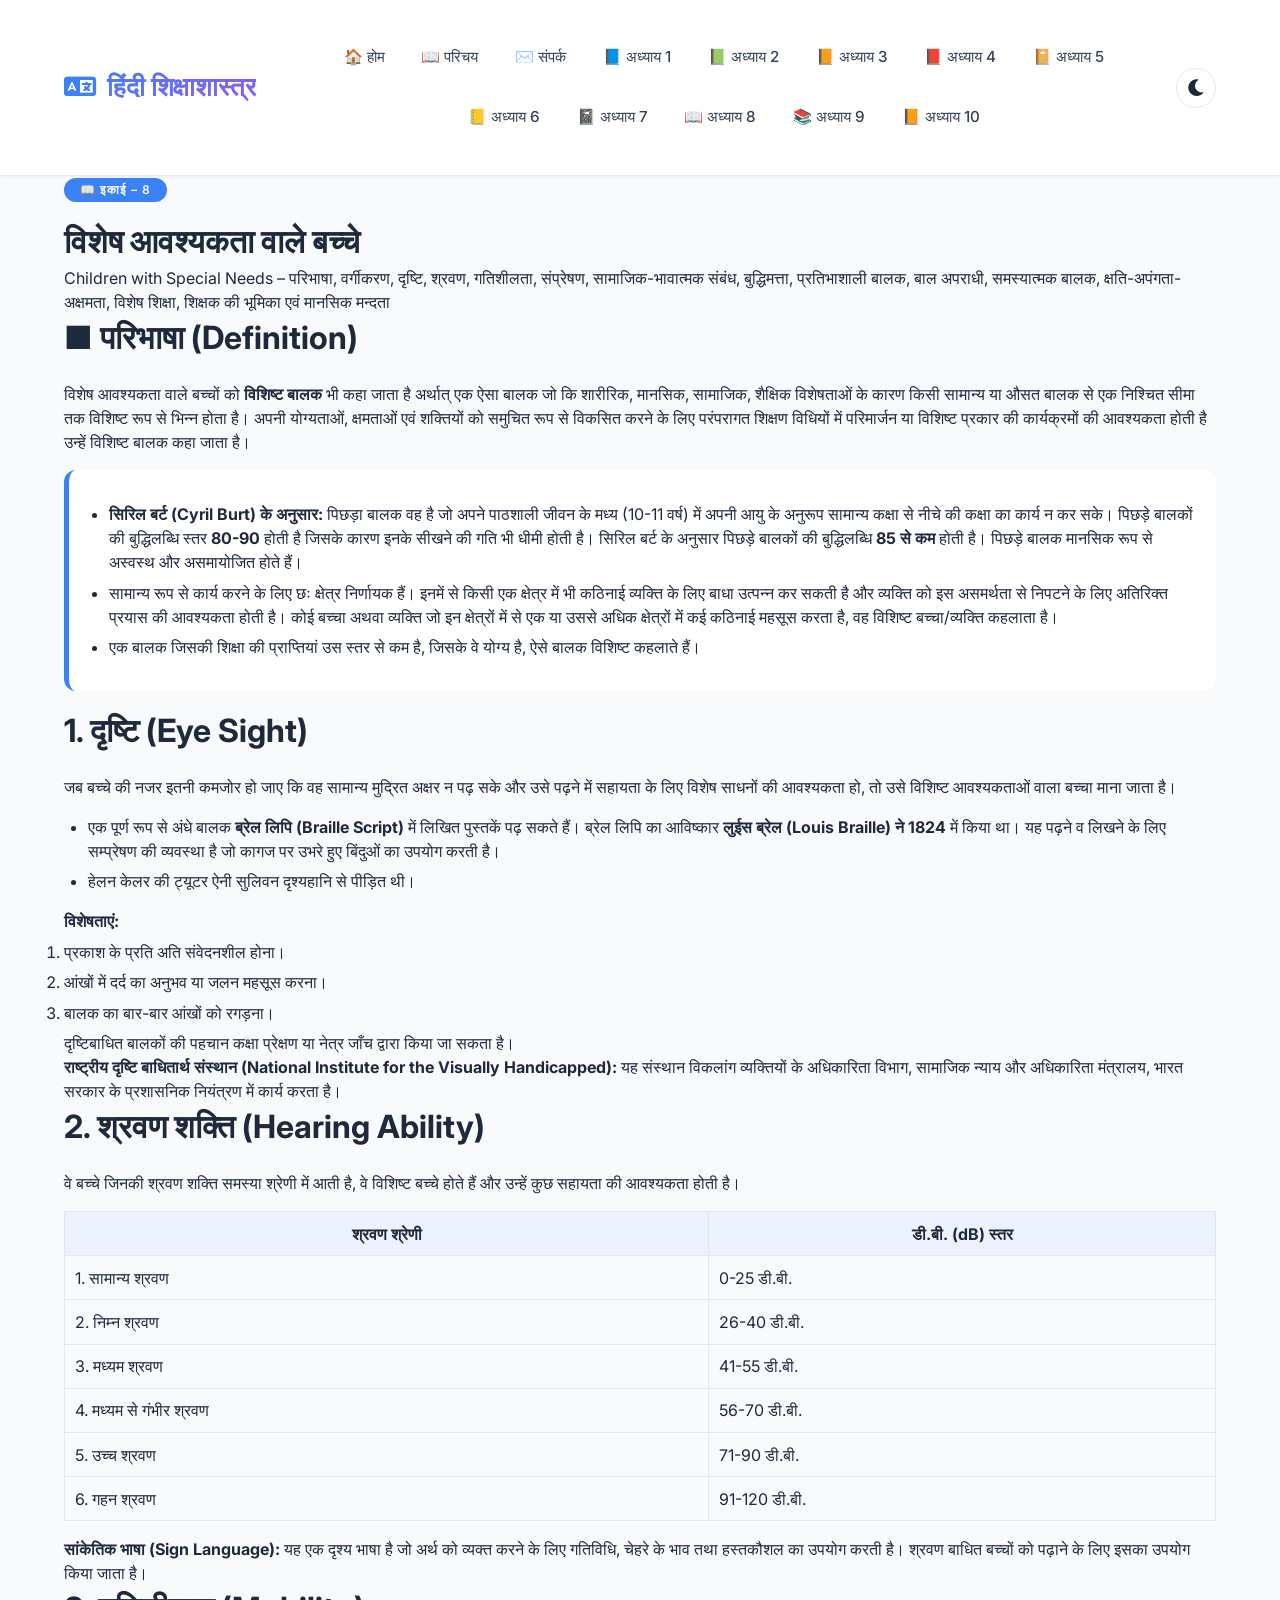
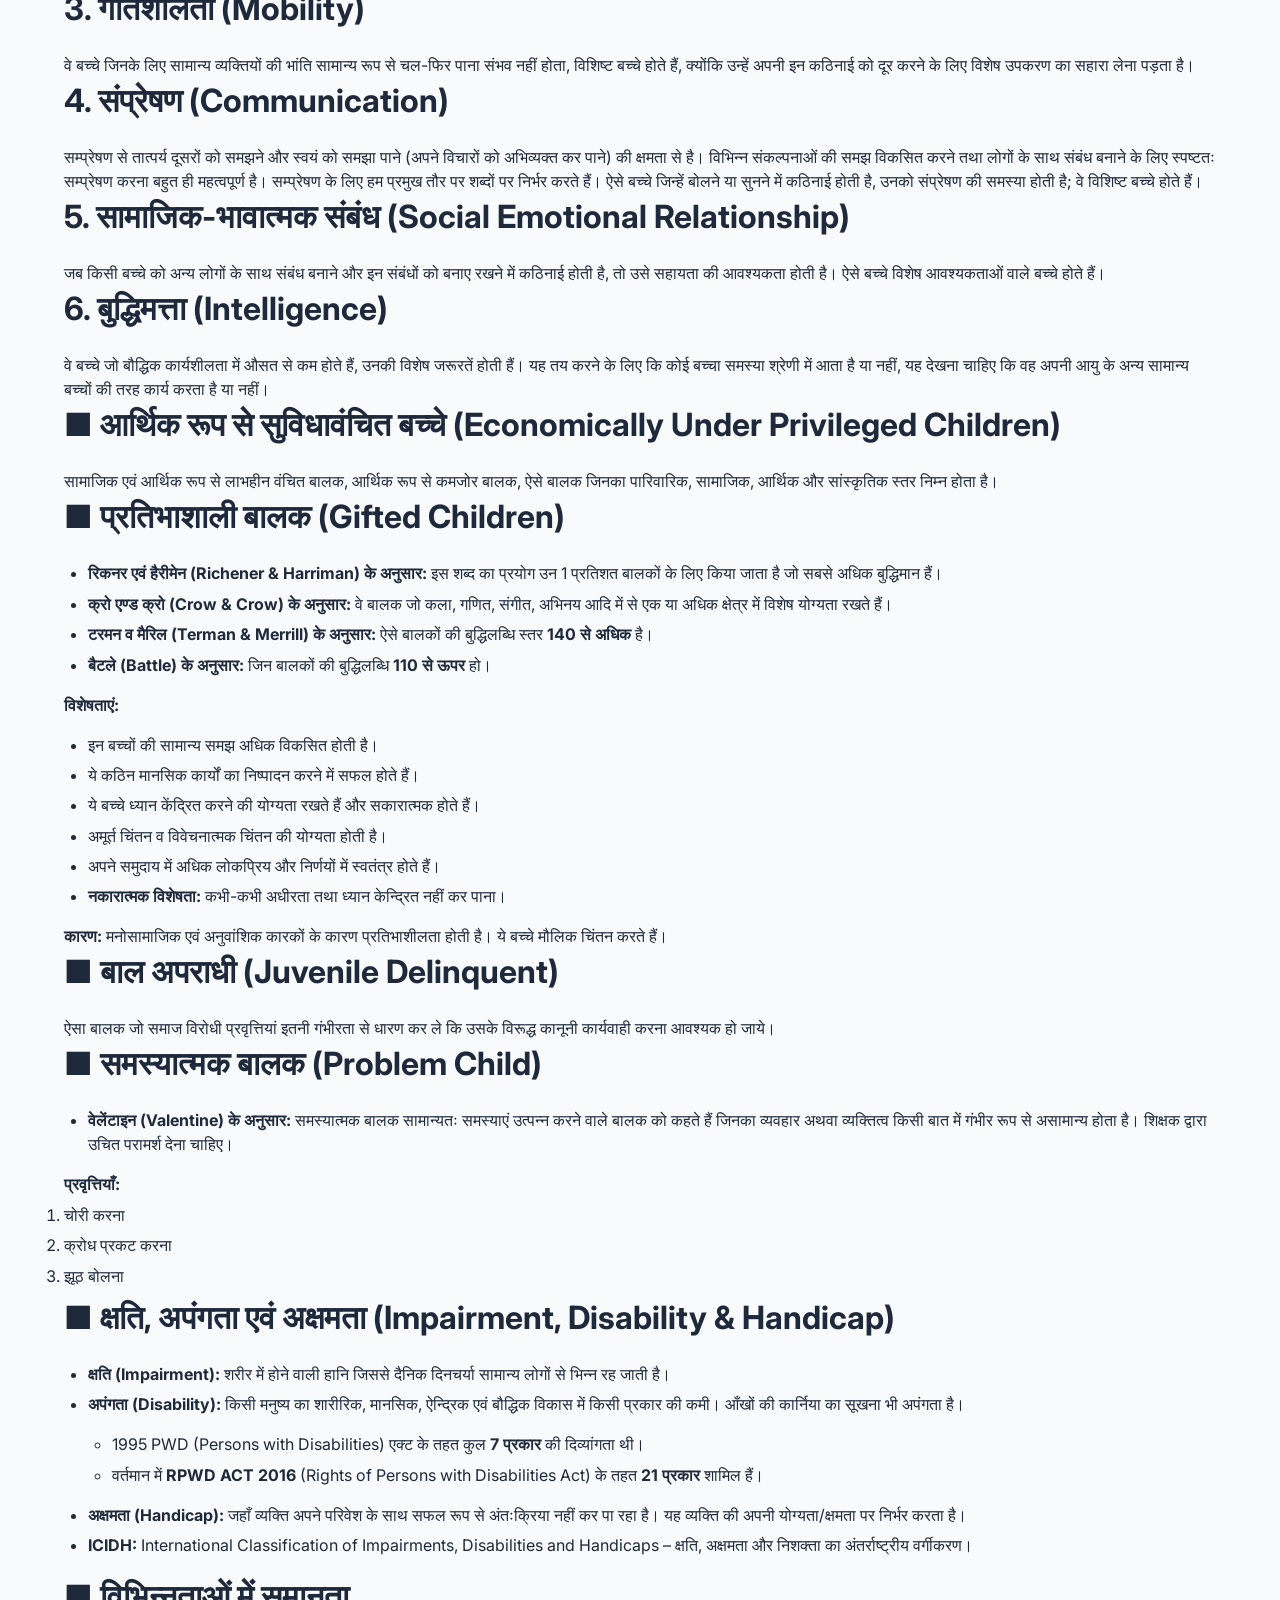
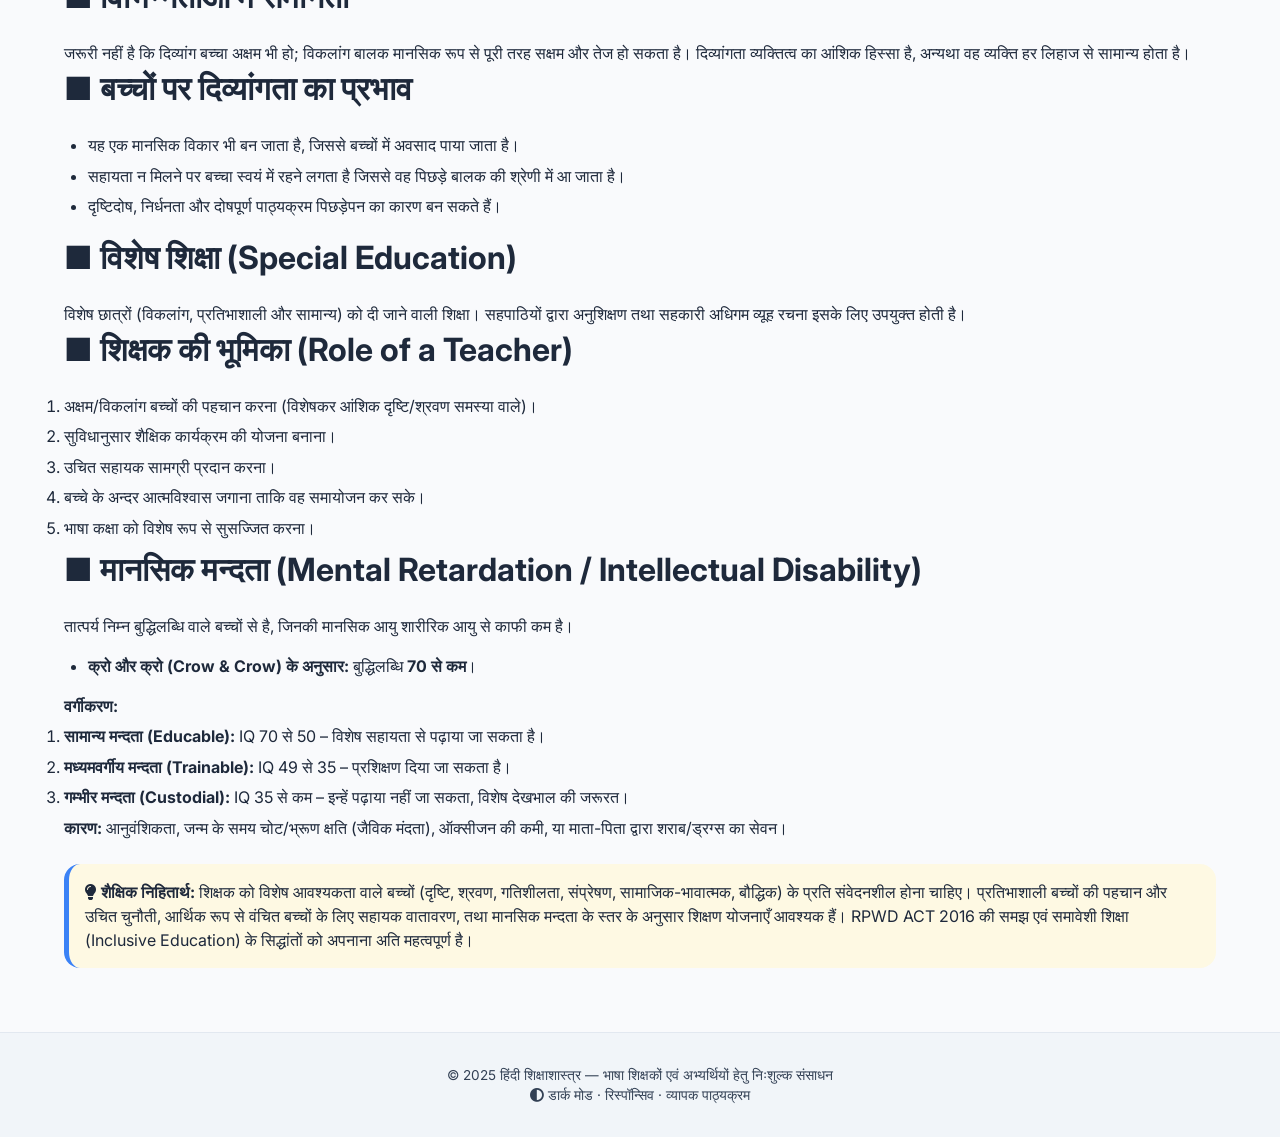
<file: chapter-8.html>
<!DOCTYPE html>
<html lang="hi">
<head>
  <meta charset="UTF-8">
  <meta name="viewport" content="width=device-width, initial-scale=1.0, viewport-fit=cover">
  <title>इकाई 8: विशेष आवश्यकता वाले बच्चे | हिंदी शिक्षाशास्त्र</title>
  <link href="https://fonts.googleapis.com/css2?family=Inter:opsz,wght@14..32,300;400;500;600;700&display=swap" rel="stylesheet">
  <link rel="stylesheet" href="https://cdnjs.cloudflare.com/ajax/libs/font-awesome/6.0.0-beta3/css/all.min.css">
  <link rel="stylesheet" href="style.css">
  <style>
    .definition-box {
      background: var(--bg-card);
      border-left: 5px solid var(--accent);
      padding: 1rem;
      margin: 1rem 0;
      border-radius: 0.75rem;
    }
    .hearing-table {
      width: 100%;
      border-collapse: collapse;
      margin: 1rem 0;
    }
    .hearing-table th, .hearing-table td {
      border: 1px solid var(--border-light);
      padding: 0.6rem;
      vertical-align: top;
    }
    .hearing-table th {
      background: var(--badge-bg);
    }
  </style>
</head>
<body>

  <!-- HEADER (same as other pages) -->
  <header class="site-header">
    <div class="container header-container">
      <div class="logo">
        <a href="index.html"><i class="fas fa-language"></i> हिंदी शिक्षाशास्त्र</a>
      </div>
      
      <button class="hamburger" id="hamburgerBtn" aria-label="मेनू टॉगल करें">
        <span class="bar"></span>
        <span class="bar"></span>
        <span class="bar"></span>
      </button>

      <nav class="nav-menu" id="navMenu">
        <ul class="nav-list">
          <li><a href="index.html">🏠 होम</a></li>
          <li><a href="about.html">📖 परिचय</a></li>
          <li><a href="contact.html">✉️ संपर्क</a></li>
          <li><a href="chapter-1.html">📘 अध्याय 1</a></li>
          <li><a href="chapter-2.html">📗 अध्याय 2</a></li>
          <li><a href="chapter-3.html">📙 अध्याय 3</a></li>
          <li><a href="chapter-4.html">📕 अध्याय 4</a></li>
          <li><a href="chapter-5.html">📔 अध्याय 5</a></li>
          <li><a href="chapter-6.html">📒 अध्याय 6</a></li>
          <li><a href="chapter-7.html">📓 अध्याय 7</a></li>
          <li><a href="chapter-8.html">📖 अध्याय 8</a></li>
          <li><a href="chapter-9.html">📚 अध्याय 9</a></li>
<li><a href="chapter-10.html">📙 अध्याय 10</a></li>
        </ul>
      </nav>

      <button class="dark-toggle" id="darkModeToggle" aria-label="डार्क मोड">
        <i class="fas fa-moon"></i>
      </button>
    </div>
  </header>

  <main class="main-content">
    <div class="container">
      <span class="chapter-badge">📖 इकाई – 8</span>
      <h1>विशेष आवश्यकता वाले बच्चे</h1>
      <div class="subtitle">Children with Special Needs – परिभाषा, वर्गीकरण, दृष्टि, श्रवण, गतिशीलता, संप्रेषण, सामाजिक-भावात्मक संबंध, बुद्धिमत्ता, प्रतिभाशाली बालक, बाल अपराधी, समस्यात्मक बालक, क्षति-अपंगता-अक्षमता, विशेष शिक्षा, शिक्षक की भूमिका एवं मानसिक मन्दता</div>

      <!-- परिभाषा -->
      <div class="card">
        <h2>■ परिभाषा (Definition)</h2>
        <p>विशेष आवश्यकता वाले बच्चों को <strong>विशिष्ट बालक</strong> भी कहा जाता है अर्थात् एक ऐसा बालक जो कि शारीरिक, मानसिक, सामाजिक, शैक्षिक विशेषताओं के कारण किसी सामान्य या औसत बालक से एक निश्चित सीमा तक विशिष्ट रूप से भिन्न होता है। अपनी योग्यताओं, क्षमताओं एवं शक्तियों को समुचित रूप से विकसित करने के लिए परंपरागत शिक्षण विधियों में परिमार्जन या विशिष्ट प्रकार की कार्यक्रमों की आवश्यकता होती है उन्हें विशिष्ट बालक कहा जाता है।</p>
        <div class="definition-box">
          <ul>
            <li><strong>सिरिल बर्ट (Cyril Burt) के अनुसार:</strong> पिछड़ा बालक वह है जो अपने पाठशाली जीवन के मध्य (10-11 वर्ष) में अपनी आयु के अनुरूप सामान्य कक्षा से नीचे की कक्षा का कार्य न कर सके। पिछड़े बालकों की बुद्धिलब्धि स्तर <strong>80-90</strong> होती है जिसके कारण इनके सीखने की गति भी धीमी होती है। सिरिल बर्ट के अनुसार पिछड़े बालकों की बुद्धिलब्धि <strong>85 से कम</strong> होती है। पिछड़े बालक मानसिक रूप से अस्वस्थ और असमायोजित होते हैं।</li>
            <li>सामान्य रूप से कार्य करने के लिए छः क्षेत्र निर्णायक हैं। इनमें से किसी एक क्षेत्र में भी कठिनाई व्यक्ति के लिए बाधा उत्पन्न कर सकती है और व्यक्ति को इस असमर्थता से निपटने के लिए अतिरिक्त प्रयास की आवश्यकता होती है। कोई बच्चा अथवा व्यक्ति जो इन क्षेत्रों में से एक या उससे अधिक क्षेत्रों में कई कठिनाई महसूस करता है, वह विशिष्ट बच्चा/व्यक्ति कहलाता है।</li>
            <li>एक बालक जिसकी शिक्षा की प्राप्तियां उस स्तर से कम है, जिसके वे योग्य है, ऐसे बालक विशिष्ट कहलाते हैं।</li>
          </ul>
        </div>
      </div>

      <!-- 1. दृष्टि (Eye Sight) -->
      <div class="card">
        <h2>1. दृष्टि (Eye Sight)</h2>
        <p>जब बच्चे की नजर इतनी कमजोर हो जाए कि वह सामान्य मुद्रित अक्षर न पढ़ सके और उसे पढ़ने में सहायता के लिए विशेष साधनों की आवश्यकता हो, तो उसे विशिष्ट आवश्यकताओं वाला बच्चा माना जाता है।</p>
        <ul>
          <li>एक पूर्ण रूप से अंधे बालक <strong>ब्रेल लिपि (Braille Script)</strong> में लिखित पुस्तकें पढ़ सकते हैं। ब्रेल लिपि का आविष्कार <strong>लुईस ब्रेल (Louis Braille) ने 1824</strong> में किया था। यह पढ़ने व लिखने के लिए सम्प्रेषण की व्यवस्था है जो कागज पर उभरे हुए बिंदुओं का उपयोग करती है।</li>
          <li>हेलन केलर की ट्यूटर ऐनी सुलिवन दृश्यहानि से पीड़ित थी।</li>
        </ul>
        <p><strong>विशेषताएं:</strong></p>
        <ol>
          <li>प्रकाश के प्रति अति संवेदनशील होना।</li>
          <li>आंखों में दर्द का अनुभव या जलन महसूस करना।</li>
          <li>बालक का बार-बार आंखों को रगड़ना।</li>
        </ol>
        <p>दृष्टिबाधित बालकों की पहचान कक्षा प्रेक्षण या नेत्र जाँच द्वारा किया जा सकता है।</p>
        <p><strong>राष्ट्रीय दृष्टि बाधितार्थ संस्थान (National Institute for the Visually Handicapped):</strong> यह संस्थान विकलांग व्यक्तियों के अधिकारिता विभाग, सामाजिक न्याय और अधिकारिता मंत्रालय, भारत सरकार के प्रशासनिक नियंत्रण में कार्य करता है।</p>
      </div>

      <!-- 2. श्रवण शक्ति (Hearing Ability) -->
      <div class="card">
        <h2>2. श्रवण शक्ति (Hearing Ability)</h2>
        <p>वे बच्चे जिनकी श्रवण शक्ति समस्या श्रेणी में आती है, वे विशिष्ट बच्चे होते हैं और उन्हें कुछ सहायता की आवश्यकता होती है।</p>
        <div class="comparison-table">
          <table class="hearing-table">
            <thead><tr><th>श्रवण श्रेणी</th><th>डी.बी. (dB) स्तर</th></tr></thead>
            <tbody>
              <tr><td>1. सामान्य श्रवण</td><td>0-25 डी.बी.</td></tr>
              <tr><td>2. निम्न श्रवण</td><td>26-40 डी.बी.</td></tr>
              <tr><td>3. मध्यम श्रवण</td><td>41-55 डी.बी.</td></tr>
              <tr><td>4. मध्यम से गंभीर श्रवण</td><td>56-70 डी.बी.</td></tr>
              <tr><td>5. उच्च श्रवण</td><td>71-90 डी.बी.</td></tr>
              <tr><td>6. गहन श्रवण</td><td>91-120 डी.बी.</td></tr>
            </tbody>
          </table>
        </div>
        <p><strong>सांकेतिक भाषा (Sign Language):</strong> यह एक दृश्य भाषा है जो अर्थ को व्यक्त करने के लिए गतिविधि, चेहरे के भाव तथा हस्तकौशल का उपयोग करती है। श्रवण बाधित बच्चों को पढ़ाने के लिए इसका उपयोग किया जाता है।</p>
      </div>

      <!-- 3. गतिशीलता -->
      <div class="card">
        <h2>3. गतिशीलता (Mobility)</h2>
        <p>वे बच्चे जिनके लिए सामान्य व्यक्तियों की भांति सामान्य रूप से चल-फिर पाना संभव नहीं होता, विशिष्ट बच्चे होते हैं, क्योंकि उन्हें अपनी इन कठिनाई को दूर करने के लिए विशेष उपकरण का सहारा लेना पड़ता है।</p>
      </div>

      <!-- 4. संप्रेषण -->
      <div class="card">
        <h2>4. संप्रेषण (Communication)</h2>
        <p>सम्प्रेषण से तात्पर्य दूसरों को समझने और स्वयं को समझा पाने (अपने विचारों को अभिव्यक्त कर पाने) की क्षमता से है। विभिन्न संकल्पनाओं की समझ विकसित करने तथा लोगों के साथ संबंध बनाने के लिए स्पष्टतः सम्प्रेषण करना बहुत ही महत्वपूर्ण है। सम्प्रेषण के लिए हम प्रमुख तौर पर शब्दों पर निर्भर करते हैं। ऐसे बच्चे जिन्हें बोलने या सुनने में कठिनाई होती है, उनको संप्रेषण की समस्या होती है; वे विशिष्ट बच्चे होते हैं।</p>
      </div>

      <!-- 5. सामाजिक-भावात्मक संबंध -->
      <div class="card">
        <h2>5. सामाजिक-भावात्मक संबंध (Social Emotional Relationship)</h2>
        <p>जब किसी बच्चे को अन्य लोगों के साथ संबंध बनाने और इन संबंधों को बनाए रखने में कठिनाई होती है, तो उसे सहायता की आवश्यकता होती है। ऐसे बच्चे विशेष आवश्यकताओं वाले बच्चे होते हैं।</p>
      </div>

      <!-- 6. बुद्धिमत्ता -->
      <div class="card">
        <h2>6. बुद्धिमत्ता (Intelligence)</h2>
        <p>वे बच्चे जो बौद्धिक कार्यशीलता में औसत से कम होते हैं, उनकी विशेष जरूरतें होती हैं। यह तय करने के लिए कि कोई बच्चा समस्या श्रेणी में आता है या नहीं, यह देखना चाहिए कि वह अपनी आयु के अन्य सामान्य बच्चों की तरह कार्य करता है या नहीं।</p>
      </div>

      <!-- आर्थिक रूप से सुविधावंचित बच्चे -->
      <div class="card">
        <h2>■ आर्थिक रूप से सुविधावंचित बच्चे (Economically Under Privileged Children)</h2>
        <p>सामाजिक एवं आर्थिक रूप से लाभहीन वंचित बालक, आर्थिक रूप से कमजोर बालक, ऐसे बालक जिनका पारिवारिक, सामाजिक, आर्थिक और सांस्कृतिक स्तर निम्न होता है।</p>
      </div>

      <!-- प्रतिभाशाली बालक -->
      <div class="card">
        <h2>■ प्रतिभाशाली बालक (Gifted Children)</h2>
        <ul>
          <li><strong>रिकनर एवं हैरीमेन (Richener & Harriman) के अनुसार:</strong> इस शब्द का प्रयोग उन 1 प्रतिशत बालकों के लिए किया जाता है जो सबसे अधिक बुद्धिमान हैं।</li>
          <li><strong>क्रो एण्ड क्रो (Crow & Crow) के अनुसार:</strong> वे बालक जो कला, गणित, संगीत, अभिनय आदि में से एक या अधिक क्षेत्र में विशेष योग्यता रखते हैं।</li>
          <li><strong>टरमन व मैरिल (Terman & Merrill) के अनुसार:</strong> ऐसे बालकों की बुद्धिलब्धि स्तर <strong>140 से अधिक</strong> है।</li>
          <li><strong>बैटले (Battle) के अनुसार:</strong> जिन बालकों की बुद्धिलब्धि <strong>110 से ऊपर</strong> हो।</li>
        </ul>
        <p><strong>विशेषताएं:</strong></p>
        <ul>
          <li>इन बच्चों की सामान्य समझ अधिक विकसित होती है।</li>
          <li>ये कठिन मानसिक कार्यों का निष्पादन करने में सफल होते हैं।</li>
          <li>ये बच्चे ध्यान केंद्रित करने की योग्यता रखते हैं और सकारात्मक होते हैं।</li>
          <li>अमूर्त चिंतन व विवेचनात्मक चिंतन की योग्यता होती है।</li>
          <li>अपने समुदाय में अधिक लोकप्रिय और निर्णयों में स्वतंत्र होते हैं।</li>
          <li><strong>नकारात्मक विशेषता:</strong> कभी-कभी अधीरता तथा ध्यान केन्द्रित नहीं कर पाना।</li>
        </ul>
        <p><strong>कारण:</strong> मनोसामाजिक एवं अनुवांशिक कारकों के कारण प्रतिभाशीलता होती है। ये बच्चे मौलिक चिंतन करते हैं।</p>
      </div>

      <!-- बाल अपराधी -->
      <div class="card">
        <h2>■ बाल अपराधी (Juvenile Delinquent)</h2>
        <p>ऐसा बालक जो समाज विरोधी प्रवृत्तियां इतनी गंभीरता से धारण कर ले कि उसके विरूद्ध कानूनी कार्यवाही करना आवश्यक हो जाये।</p>
      </div>

      <!-- समस्यात्मक बालक -->
      <div class="card">
        <h2>■ समस्यात्मक बालक (Problem Child)</h2>
        <ul>
          <li><strong>वेलेंटाइन (Valentine) के अनुसार:</strong> समस्यात्मक बालक सामान्यतः समस्याएं उत्पन्न करने वाले बालक को कहते हैं जिनका व्यवहार अथवा व्यक्तित्व किसी बात में गंभीर रूप से असामान्य होता है। शिक्षक द्वारा उचित परामर्श देना चाहिए।</li>
        </ul>
        <p><strong>प्रवृत्तियाँ:</strong></p>
        <ol>
          <li>चोरी करना</li>
          <li>क्रोध प्रकट करना</li>
          <li>झूठ बोलना</li>
        </ol>
      </div>

      <!-- क्षति, अपंगता एवं अक्षमता -->
      <div class="card">
        <h2>■ क्षति, अपंगता एवं अक्षमता (Impairment, Disability & Handicap)</h2>
        <ul>
          <li><strong>क्षति (Impairment):</strong> शरीर में होने वाली हानि जिससे दैनिक दिनचर्या सामान्य लोगों से भिन्न रह जाती है।</li>
          <li><strong>अपंगता (Disability):</strong> किसी मनुष्य का शारीरिक, मानसिक, ऐन्द्रिक एवं बौद्धिक विकास में किसी प्रकार की कमी। आँखों की कार्निया का सूखना भी अपंगता है।
            <ul>
              <li>1995 PWD (Persons with Disabilities) एक्ट के तहत कुल <strong>7 प्रकार</strong> की दिव्यांगता थी।</li>
              <li>वर्तमान में <strong>RPWD ACT 2016</strong> (Rights of Persons with Disabilities Act) के तहत <strong>21 प्रकार</strong> शामिल हैं।</li>
            </ul>
          </li>
          <li><strong>अक्षमता (Handicap):</strong> जहाँ व्यक्ति अपने परिवेश के साथ सफल रूप से अंतःक्रिया नहीं कर पा रहा है। यह व्यक्ति की अपनी योग्यता/क्षमता पर निर्भर करता है।</li>
          <li><strong>ICIDH:</strong> International Classification of Impairments, Disabilities and Handicaps – क्षति, अक्षमता और निशक्ता का अंतर्राष्ट्रीय वर्गीकरण।</li>
        </ul>
      </div>

      <!-- विभिन्नताओं में समानता -->
      <div class="card">
        <h2>■ विभिन्नताओं में समानता</h2>
        <p>जरूरी नहीं है कि दिव्यांग बच्चा अक्षम भी हो; विकलांग बालक मानसिक रूप से पूरी तरह सक्षम और तेज हो सकता है। दिव्यांगता व्यक्तित्व का आंशिक हिस्सा है, अन्यथा वह व्यक्ति हर लिहाज से सामान्य होता है।</p>
      </div>

      <!-- बच्चों पर दिव्यांगता का प्रभाव -->
      <div class="card">
        <h2>■ बच्चों पर दिव्यांगता का प्रभाव</h2>
        <ul>
          <li>यह एक मानसिक विकार भी बन जाता है, जिससे बच्चों में अवसाद पाया जाता है।</li>
          <li>सहायता न मिलने पर बच्चा स्वयं में रहने लगता है जिससे वह पिछड़े बालक की श्रेणी में आ जाता है।</li>
          <li>दृष्टिदोष, निर्धनता और दोषपूर्ण पाठ्यक्रम पिछड़ेपन का कारण बन सकते हैं।</li>
        </ul>
      </div>

      <!-- विशेष शिक्षा -->
      <div class="card">
        <h2>■ विशेष शिक्षा (Special Education)</h2>
        <p>विशेष छात्रों (विकलांग, प्रतिभाशाली और सामान्य) को दी जाने वाली शिक्षा। सहपाठियों द्वारा अनुशिक्षण तथा सहकारी अधिगम व्यूह रचना इसके लिए उपयुक्त होती है।</p>
      </div>

      <!-- शिक्षक की भूमिका -->
      <div class="card">
        <h2>■ शिक्षक की भूमिका (Role of a Teacher)</h2>
        <ol>
          <li>अक्षम/विकलांग बच्चों की पहचान करना (विशेषकर आंशिक दृष्टि/श्रवण समस्या वाले)।</li>
          <li>सुविधानुसार शैक्षिक कार्यक्रम की योजना बनाना।</li>
          <li>उचित सहायक सामग्री प्रदान करना।</li>
          <li>बच्चे के अन्दर आत्मविश्वास जगाना ताकि वह समायोजन कर सके।</li>
          <li>भाषा कक्षा को विशेष रूप से सुसज्जित करना।</li>
        </ol>
      </div>

      <!-- मानसिक मन्दता -->
      <div class="card">
        <h2>■ मानसिक मन्दता (Mental Retardation / Intellectual Disability)</h2>
        <p>तात्पर्य निम्न बुद्धिलब्धि वाले बच्चों से है, जिनकी मानसिक आयु शारीरिक आयु से काफी कम है।</p>
        <ul>
          <li><strong>क्रो और क्रो (Crow & Crow) के अनुसार:</strong> बुद्धिलब्धि <strong>70 से कम</strong>।</li>
        </ul>
        <h4>वर्गीकरण:</h4>
        <ol>
          <li><strong>सामान्य मन्दता (Educable):</strong> IQ 70 से 50 – विशेष सहायता से पढ़ाया जा सकता है।</li>
          <li><strong>मध्यमवर्गीय मन्दता (Trainable):</strong> IQ 49 से 35 – प्रशिक्षण दिया जा सकता है।</li>
          <li><strong>गम्भीर मन्दता (Custodial):</strong> IQ 35 से कम – इन्हें पढ़ाया नहीं जा सकता, विशेष देखभाल की जरूरत।</li>
        </ol>
        <p><strong>कारण:</strong> आनुवंशिकता, जन्म के समय चोट/भ्रूण क्षति (जैविक मंदता), ऑक्सीजन की कमी, या माता-पिता द्वारा शराब/ड्रग्स का सेवन।</p>
      </div>

      <div class="tip-box">
        <i class="fas fa-lightbulb"></i> <strong>शैक्षिक निहितार्थ:</strong> शिक्षक को विशेष आवश्यकता वाले बच्चों (दृष्टि, श्रवण, गतिशीलता, संप्रेषण, सामाजिक-भावात्मक, बौद्धिक) के प्रति संवेदनशील होना चाहिए। प्रतिभाशाली बच्चों की पहचान और उचित चुनौती, आर्थिक रूप से वंचित बच्चों के लिए सहायक वातावरण, तथा मानसिक मन्दता के स्तर के अनुसार शिक्षण योजनाएँ आवश्यक हैं। RPWD ACT 2016 की समझ एवं समावेशी शिक्षा (Inclusive Education) के सिद्धांतों को अपनाना अति महत्वपूर्ण है।
      </div>
    </div>
  </main>

  <footer class="site-footer">
    <div class="container footer-inner">
      <p>© 2025 हिंदी शिक्षाशास्त्र — भाषा शिक्षकों एवं अभ्यर्थियों हेतु निःशुल्क संसाधन</p>
      <p><i class="fas fa-adjust"></i> डार्क मोड · रिस्पॉन्सिव · व्यापक पाठ्यक्रम</p>
    </div>
  </footer>

  <script src="script.js"></script>
</body>
</html>
</file>
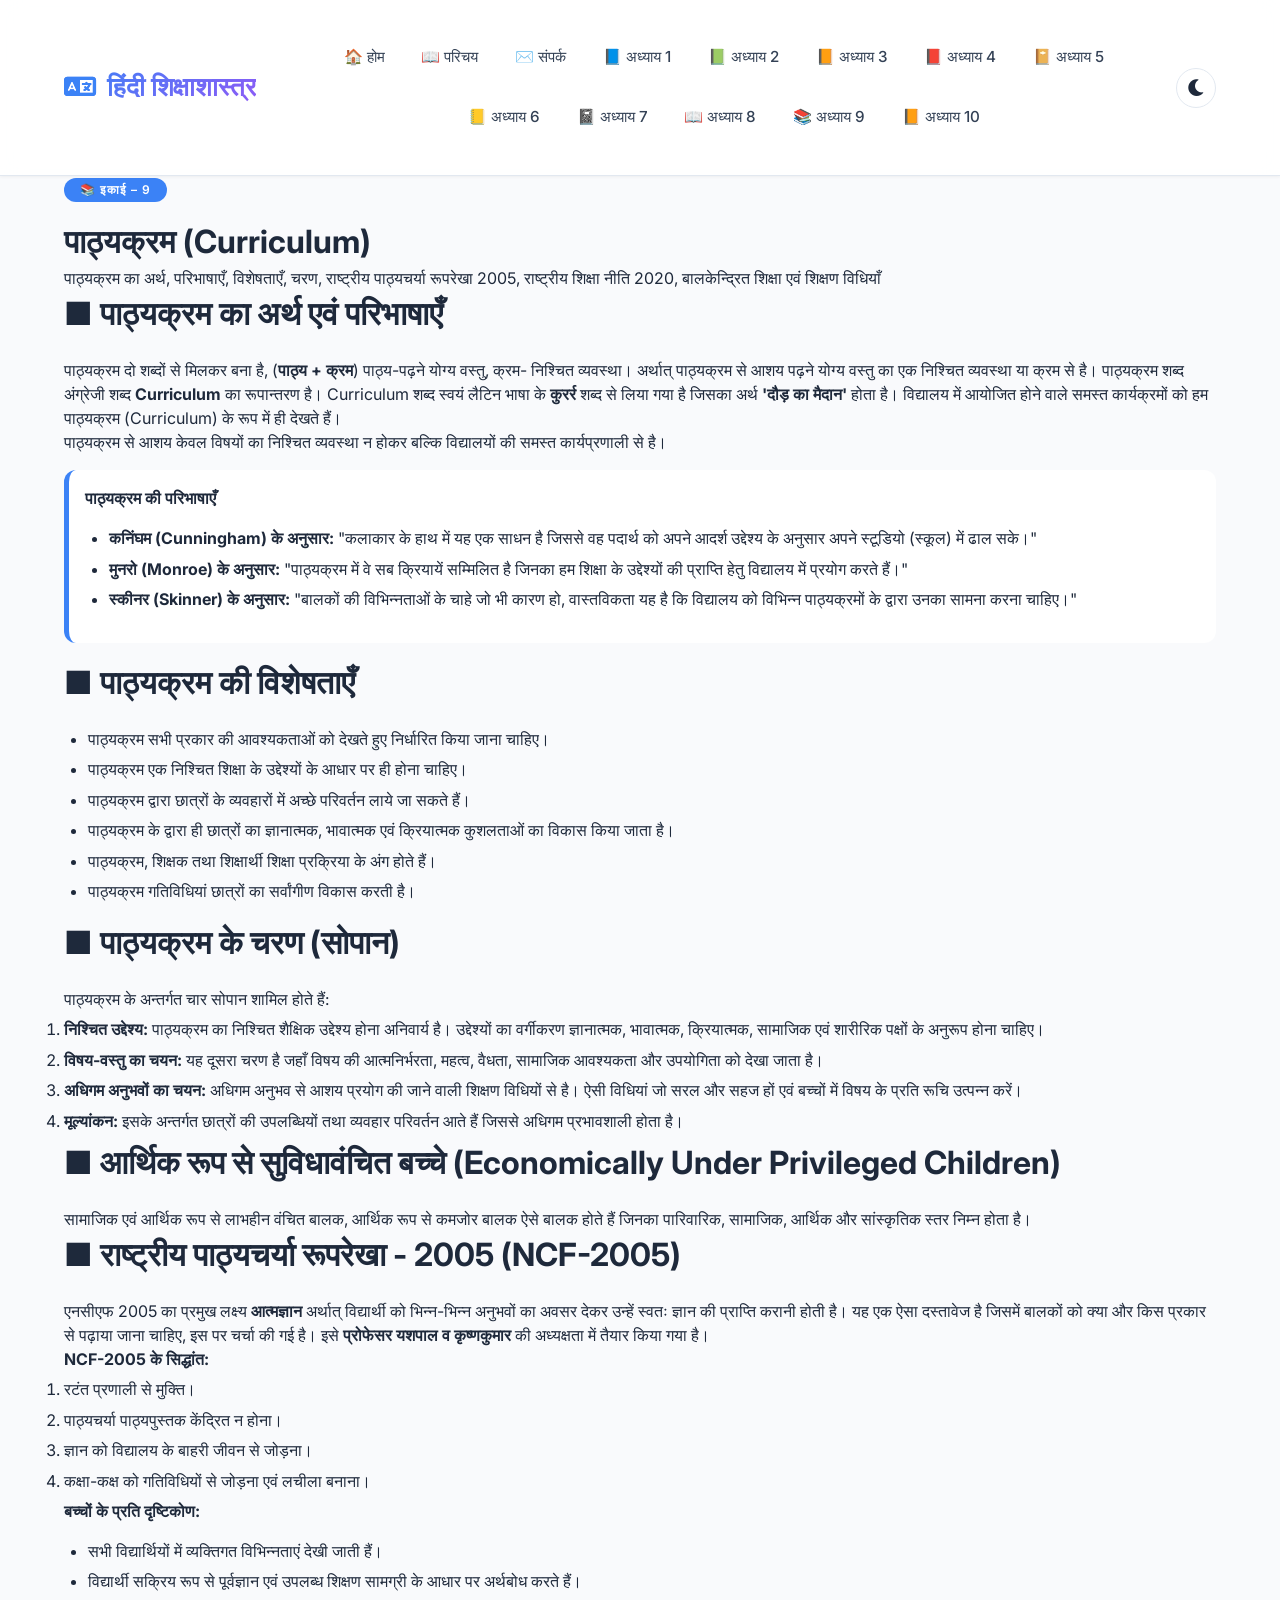
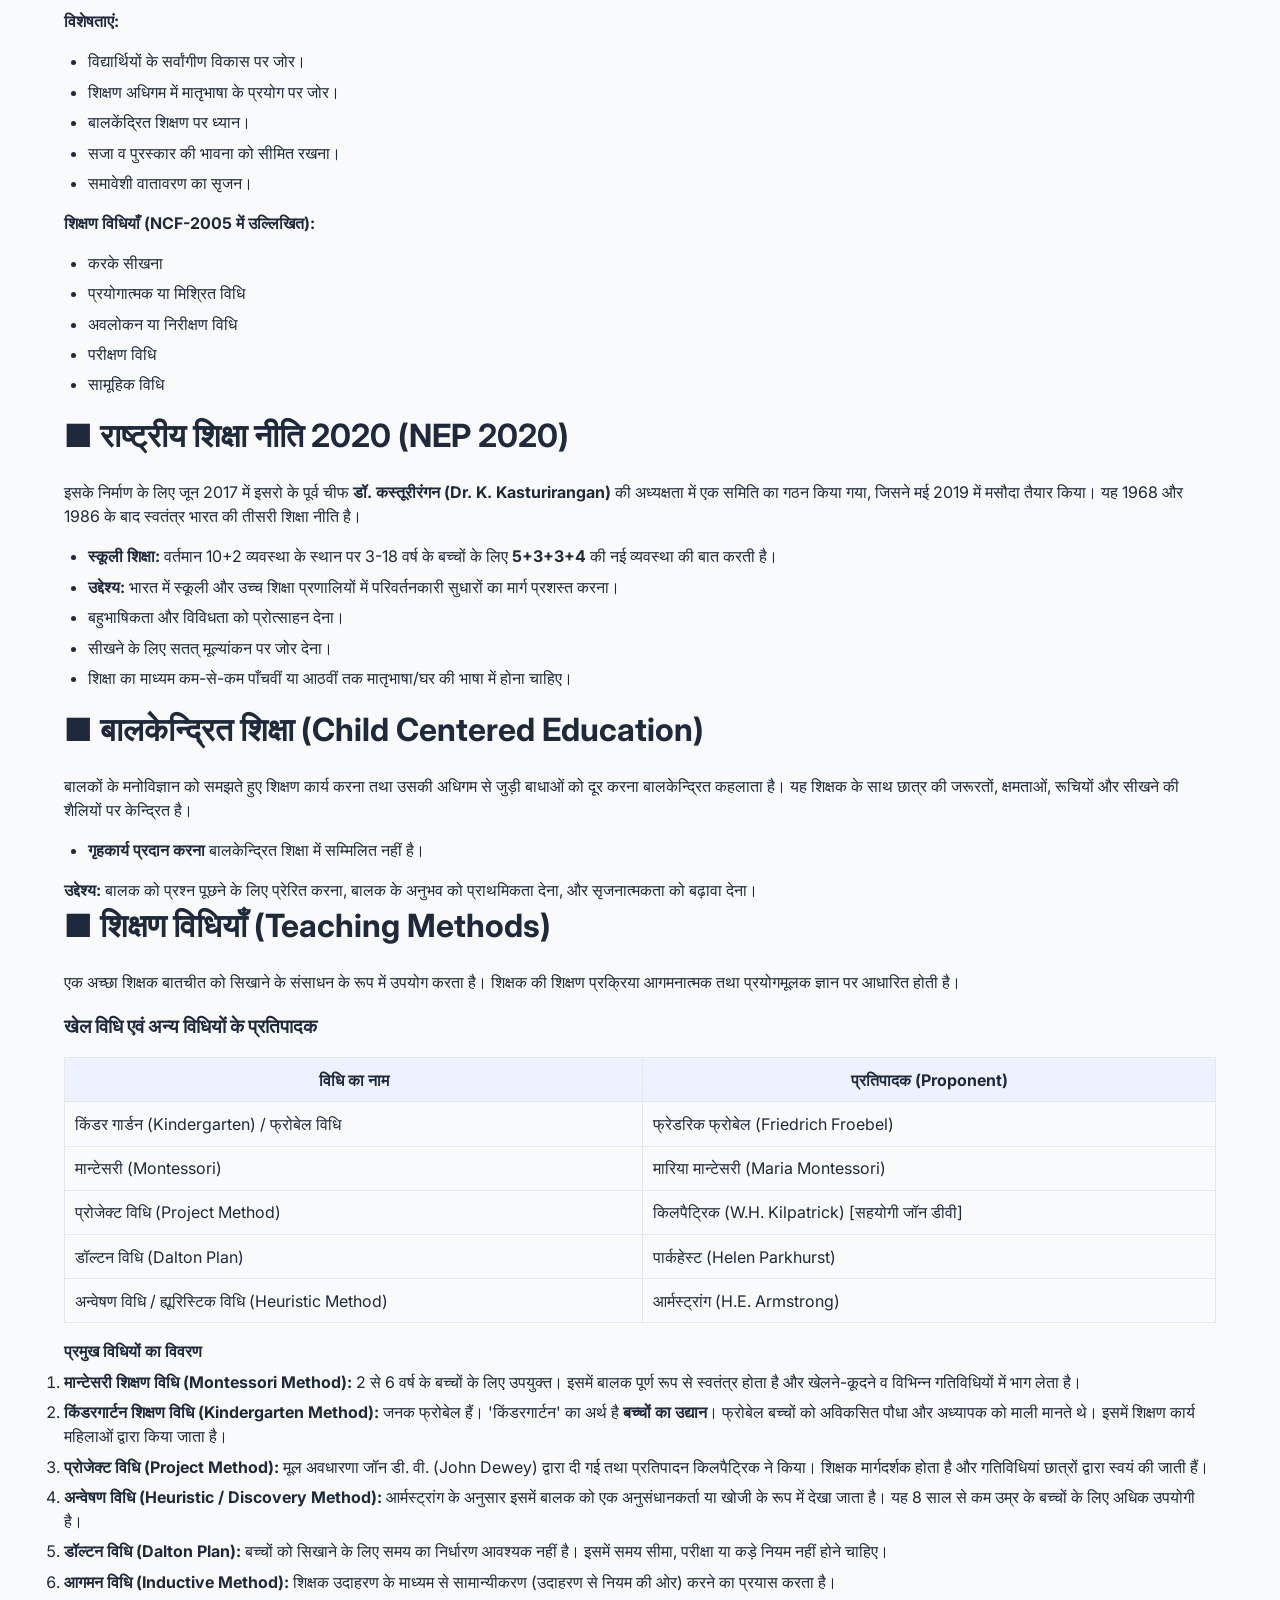
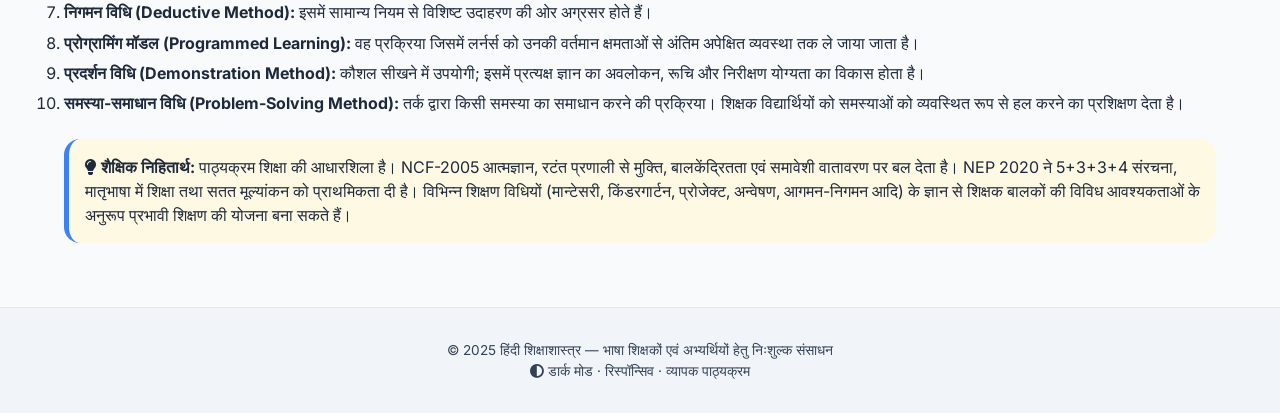
<file: chapter-9.html>
<!DOCTYPE html>
<html lang="hi">
<head>
  <meta charset="UTF-8">
  <meta name="viewport" content="width=device-width, initial-scale=1.0, viewport-fit=cover">
  <title>इकाई 9: पाठ्यक्रम | हिंदी शिक्षाशास्त्र</title>
  <link href="https://fonts.googleapis.com/css2?family=Inter:opsz,wght@14..32,300;400;500;600;700&display=swap" rel="stylesheet">
  <link rel="stylesheet" href="https://cdnjs.cloudflare.com/ajax/libs/font-awesome/6.0.0-beta3/css/all.min.css">
  <link rel="stylesheet" href="style.css">
  <style>
    .definition-box {
      background: var(--bg-card);
      border-left: 5px solid var(--accent);
      padding: 1rem;
      margin: 1rem 0;
      border-radius: 0.75rem;
    }
    .method-table {
      width: 100%;
      border-collapse: collapse;
      margin: 1rem 0;
    }
    .method-table th, .method-table td {
      border: 1px solid var(--border-light);
      padding: 0.6rem;
      vertical-align: top;
    }
    .method-table th {
      background: var(--badge-bg);
    }
  </style>
</head>
<body>

  <!-- HEADER (same as other pages) -->
  <header class="site-header">
    <div class="container header-container">
      <div class="logo">
        <a href="index.html"><i class="fas fa-language"></i> हिंदी शिक्षाशास्त्र</a>
      </div>
      
      <button class="hamburger" id="hamburgerBtn" aria-label="मेनू टॉगल करें">
        <span class="bar"></span>
        <span class="bar"></span>
        <span class="bar"></span>
      </button>

      <nav class="nav-menu" id="navMenu">
        <ul class="nav-list">
          <li><a href="index.html">🏠 होम</a></li>
          <li><a href="about.html">📖 परिचय</a></li>
          <li><a href="contact.html">✉️ संपर्क</a></li>
          <li><a href="chapter-1.html">📘 अध्याय 1</a></li>
          <li><a href="chapter-2.html">📗 अध्याय 2</a></li>
          <li><a href="chapter-3.html">📙 अध्याय 3</a></li>
          <li><a href="chapter-4.html">📕 अध्याय 4</a></li>
          <li><a href="chapter-5.html">📔 अध्याय 5</a></li>
          <li><a href="chapter-6.html">📒 अध्याय 6</a></li>
          <li><a href="chapter-7.html">📓 अध्याय 7</a></li>
          <li><a href="chapter-8.html">📖 अध्याय 8</a></li>
          <li><a href="chapter-9.html">📚 अध्याय 9</a></li>
<li><a href="chapter-10.html">📙 अध्याय 10</a></li>
        </ul>
      </nav>

      <button class="dark-toggle" id="darkModeToggle" aria-label="डार्क मोड">
        <i class="fas fa-moon"></i>
      </button>
    </div>
  </header>

  <main class="main-content">
    <div class="container">
      <span class="chapter-badge">📚 इकाई – 9</span>
      <h1>पाठ्यक्रम (Curriculum)</h1>
      <div class="subtitle">पाठ्यक्रम का अर्थ, परिभाषाएँ, विशेषताएँ, चरण, राष्ट्रीय पाठ्यचर्या रूपरेखा 2005, राष्ट्रीय शिक्षा नीति 2020, बालकेन्द्रित शिक्षा एवं शिक्षण विधियाँ</div>

      <!-- पाठ्यक्रम का अर्थ एवं परिभाषाएँ -->
      <div class="card">
        <h2>■ पाठ्यक्रम का अर्थ एवं परिभाषाएँ</h2>
        <p>पाठ्यक्रम दो शब्दों से मिलकर बना है, (<strong>पाठ्य + क्रम</strong>) पाठ्य-पढ़ने योग्य वस्तु, क्रम- निश्चित व्यवस्था। अर्थात् पाठ्यक्रम से आशय पढ़ने योग्य वस्तु का एक निश्चित व्यवस्था या क्रम से है। पाठ्यक्रम शब्द अंग्रेजी शब्द <strong>Curriculum</strong> का रूपान्तरण है। Curriculum शब्द स्वयं लैटिन भाषा के <strong>कुरर्र</strong> शब्द से लिया गया है जिसका अर्थ <strong>'दौड़ का मैदान'</strong> होता है। विद्यालय में आयोजित होने वाले समस्त कार्यक्रमों को हम पाठ्यक्रम (Curriculum) के रूप में ही देखते हैं।</p>
        <p>पाठ्यक्रम से आशय केवल विषयों का निश्चित व्यवस्था न होकर बल्कि विद्यालयों की समस्त कार्यप्रणाली से है।</p>
        <div class="definition-box">
          <h4>पाठ्यक्रम की परिभाषाएँ</h4>
          <ul>
            <li><strong>कनिंघम (Cunningham) के अनुसार:</strong> "कलाकार के हाथ में यह एक साधन है जिससे वह पदार्थ को अपने आदर्श उद्देश्य के अनुसार अपने स्टूडियो (स्कूल) में ढाल सके।"</li>
            <li><strong>मुनरो (Monroe) के अनुसार:</strong> "पाठ्यक्रम में वे सब क्रियायें सम्मिलित है जिनका हम शिक्षा के उद्देश्यों की प्राप्ति हेतु विद्यालय में प्रयोग करते हैं।"</li>
            <li><strong>स्कीनर (Skinner) के अनुसार:</strong> "बालकों की विभिन्नताओं के चाहे जो भी कारण हो, वास्तविकता यह है कि विद्यालय को विभिन्न पाठ्यक्रमों के द्वारा उनका सामना करना चाहिए।"</li>
          </ul>
        </div>
      </div>

      <!-- पाठ्यक्रम की विशेषताएँ -->
      <div class="card">
        <h2>■ पाठ्यक्रम की विशेषताएँ</h2>
        <ul>
          <li>पाठ्यक्रम सभी प्रकार की आवश्यकताओं को देखते हुए निर्धारित किया जाना चाहिए।</li>
          <li>पाठ्यक्रम एक निश्चित शिक्षा के उद्देश्यों के आधार पर ही होना चाहिए।</li>
          <li>पाठ्यक्रम द्वारा छात्रों के व्यवहारों में अच्छे परिवर्तन लाये जा सकते हैं।</li>
          <li>पाठ्यक्रम के द्वारा ही छात्रों का ज्ञानात्मक, भावात्मक एवं क्रियात्मक कुशलताओं का विकास किया जाता है।</li>
          <li>पाठ्यक्रम, शिक्षक तथा शिक्षार्थी शिक्षा प्रक्रिया के अंग होते हैं।</li>
          <li>पाठ्यक्रम गतिविधियां छात्रों का सर्वांगीण विकास करती है।</li>
        </ul>
      </div>

      <!-- पाठ्यक्रम के चरण (सोपान) -->
      <div class="card">
        <h2>■ पाठ्यक्रम के चरण (सोपान)</h2>
        <p>पाठ्यक्रम के अन्तर्गत चार सोपान शामिल होते हैं:</p>
        <ol>
          <li><strong>निश्चित उद्देश्य:</strong> पाठ्यक्रम का निश्चित शैक्षिक उद्देश्य होना अनिवार्य है। उद्देश्यों का वर्गीकरण ज्ञानात्मक, भावात्मक, क्रियात्मक, सामाजिक एवं शारीरिक पक्षों के अनुरूप होना चाहिए।</li>
          <li><strong>विषय-वस्तु का चयन:</strong> यह दूसरा चरण है जहाँ विषय की आत्मनिर्भरता, महत्व, वैधता, सामाजिक आवश्यकता और उपयोगिता को देखा जाता है।</li>
          <li><strong>अधिगम अनुभवों का चयन:</strong> अधिगम अनुभव से आशय प्रयोग की जाने वाली शिक्षण विधियों से है। ऐसी विधियां जो सरल और सहज हों एवं बच्चों में विषय के प्रति रूचि उत्पन्न करें।</li>
          <li><strong>मूल्यांकन:</strong> इसके अन्तर्गत छात्रों की उपलब्धियों तथा व्यवहार परिवर्तन आते हैं जिससे अधिगम प्रभावशाली होता है।</li>
        </ol>
      </div>

      <!-- आर्थिक रूप से सुविधावंचित बच्चे -->
      <div class="card">
        <h2>■ आर्थिक रूप से सुविधावंचित बच्चे (Economically Under Privileged Children)</h2>
        <p>सामाजिक एवं आर्थिक रूप से लाभहीन वंचित बालक, आर्थिक रूप से कमजोर बालक ऐसे बालक होते हैं जिनका पारिवारिक, सामाजिक, आर्थिक और सांस्कृतिक स्तर निम्न होता है।</p>
      </div>

      <!-- राष्ट्रीय पाठ्यचर्या रूपरेखा - 2005 (NCF-2005) -->
      <div class="card">
        <h2>■ राष्ट्रीय पाठ्यचर्या रूपरेखा - 2005 (NCF-2005)</h2>
        <p>एनसीएफ 2005 का प्रमुख लक्ष्य <strong>आत्मज्ञान</strong> अर्थात् विद्यार्थी को भिन्न-भिन्न अनुभवों का अवसर देकर उन्हें स्वतः ज्ञान की प्राप्ति करानी होती है। यह एक ऐसा दस्तावेज है जिसमें बालकों को क्या और किस प्रकार से पढ़ाया जाना चाहिए, इस पर चर्चा की गई है। इसे <strong>प्रोफेसर यशपाल व कृष्णकुमार</strong> की अध्यक्षता में तैयार किया गया है।</p>
        <h4>NCF-2005 के सिद्धांत:</h4>
        <ol>
          <li>रटंत प्रणाली से मुक्ति।</li>
          <li>पाठ्यचर्या पाठ्यपुस्तक केंद्रित न होना।</li>
          <li>ज्ञान को विद्यालय के बाहरी जीवन से जोड़ना।</li>
          <li>कक्षा-कक्ष को गतिविधियों से जोड़ना एवं लचीला बनाना।</li>
        </ol>
        <h4>बच्चों के प्रति दृष्टिकोण:</h4>
        <ul>
          <li>सभी विद्यार्थियों में व्यक्तिगत विभिन्नताएं देखी जाती हैं।</li>
          <li>विद्यार्थी सक्रिय रूप से पूर्वज्ञान एवं उपलब्ध शिक्षण सामग्री के आधार पर अर्थबोध करते हैं।</li>
        </ul>
        <h4>विशेषताएं:</h4>
        <ul>
          <li>विद्यार्थियों के सर्वांगीण विकास पर जोर।</li>
          <li>शिक्षण अधिगम में मातृभाषा के प्रयोग पर जोर।</li>
          <li>बालकेंद्रित शिक्षण पर ध्यान।</li>
          <li>सजा व पुरस्कार की भावना को सीमित रखना।</li>
          <li>समावेशी वातावरण का सृजन।</li>
        </ul>
        <h4>शिक्षण विधियाँ (NCF-2005 में उल्लिखित):</h4>
        <ul>
          <li>करके सीखना</li>
          <li>प्रयोगात्मक या मिश्रित विधि</li>
          <li>अवलोकन या निरीक्षण विधि</li>
          <li>परीक्षण विधि</li>
          <li>सामूहिक विधि</li>
        </ul>
      </div>

      <!-- राष्ट्रीय शिक्षा नीति 2020 (NEP 2020) -->
      <div class="card">
        <h2>■ राष्ट्रीय शिक्षा नीति 2020 (NEP 2020)</h2>
        <p>इसके निर्माण के लिए जून 2017 में इसरो के पूर्व चीफ <strong>डॉ. कस्तूरीरंगन (Dr. K. Kasturirangan)</strong> की अध्यक्षता में एक समिति का गठन किया गया, जिसने मई 2019 में मसौदा तैयार किया। यह 1968 और 1986 के बाद स्वतंत्र भारत की तीसरी शिक्षा नीति है।</p>
        <ul>
          <li><strong>स्कूली शिक्षा:</strong> वर्तमान 10+2 व्यवस्था के स्थान पर 3-18 वर्ष के बच्चों के लिए <strong>5+3+3+4</strong> की नई व्यवस्था की बात करती है।</li>
          <li><strong>उद्देश्य:</strong> भारत में स्कूली और उच्च शिक्षा प्रणालियों में परिवर्तनकारी सुधारों का मार्ग प्रशस्त करना।</li>
          <li>बहुभाषिकता और विविधता को प्रोत्साहन देना।</li>
          <li>सीखने के लिए सतत् मूल्यांकन पर जोर देना।</li>
          <li>शिक्षा का माध्यम कम-से-कम पाँचवीं या आठवीं तक मातृभाषा/घर की भाषा में होना चाहिए।</li>
        </ul>
      </div>

      <!-- बालकेन्द्रित शिक्षा -->
      <div class="card">
        <h2>■ बालकेन्द्रित शिक्षा (Child Centered Education)</h2>
        <p>बालकों के मनोविज्ञान को समझते हुए शिक्षण कार्य करना तथा उसकी अधिगम से जुड़ी बाधाओं को दूर करना बालकेन्द्रित कहलाता है। यह शिक्षक के साथ छात्र की जरूरतों, क्षमताओं, रूचियों और सीखने की शैलियों पर केन्द्रित है।</p>
        <ul>
          <li><strong>गृहकार्य प्रदान करना</strong> बालकेन्द्रित शिक्षा में सम्मिलित नहीं है।</li>
        </ul>
        <p><strong>उद्देश्य:</strong> बालक को प्रश्न पूछने के लिए प्रेरित करना, बालक के अनुभव को प्राथमिकता देना, और सृजनात्मकता को बढ़ावा देना।</p>
      </div>

      <!-- शिक्षण विधियाँ -->
      <div class="card">
        <h2>■ शिक्षण विधियाँ (Teaching Methods)</h2>
        <p>एक अच्छा शिक्षक बातचीत को सिखाने के संसाधन के रूप में उपयोग करता है। शिक्षक की शिक्षण प्रक्रिया आगमनात्मक तथा प्रयोगमूलक ज्ञान पर आधारित होती है।</p>
        
        <h3>खेल विधि एवं अन्य विधियों के प्रतिपादक</h3>
        <div class="comparison-table">
          <table class="method-table">
            <thead><tr><th>विधि का नाम</th><th>प्रतिपादक (Proponent)</th></tr></thead>
            <tbody>
              <tr><td>किंडर गार्डन (Kindergarten)   / फ्रोबेल विधि</td><td>फ्रेडरिक फ्रोबेल (Friedrich Froebel)</td></tr>
              <tr><td>मान्टेसरी (Montessori)   </td><td>मारिया मान्टेसरी (Maria Montessori)</td></tr>
              <tr><td>प्रोजेक्ट विधि (Project Method)   </td><td>किलपैट्रिक (W.H. Kilpatrick) [सहयोगी जॉन डीवी]</td></tr>
              <tr><td>डॉल्टन विधि (Dalton Plan)   </td><td>पार्कहेस्ट (Helen Parkhurst)</td></tr>
              <tr><td>अन्वेषण विधि / ह्यूरिस्टिक विधि (Heuristic Method)</td><td>आर्मस्ट्रांग (H.E. Armstrong)</td></tr>
            </tbody>
          </table>
        </div>

        <h4>प्रमुख विधियों का विवरण</h4>
        <ol>
          <li><strong>मान्टेसरी शिक्षण विधि (Montessori Method):</strong> 2 से 6 वर्ष के बच्चों के लिए उपयुक्त। इसमें बालक पूर्ण रूप से स्वतंत्र होता है और खेलने-कूदने व विभिन्न गतिविधियों में भाग लेता है।</li>
          <li><strong>किंडरगार्टन शिक्षण विधि (Kindergarten Method):</strong> जनक फ्रोबेल हैं। 'किंडरगार्टन' का अर्थ है <strong>बच्चों का उद्यान</strong>। फ्रोबेल बच्चों को अविकसित पौधा और अध्यापक को माली मानते थे। इसमें शिक्षण कार्य महिलाओं द्वारा किया जाता है।</li>
          <li><strong>प्रोजेक्ट विधि (Project Method):</strong> मूल अवधारणा जॉन डी. वी. (John Dewey) द्वारा दी गई तथा प्रतिपादन किलपैट्रिक ने किया। शिक्षक मार्गदर्शक होता है और गतिविधियां छात्रों द्वारा स्वयं की जाती हैं।</li>
          <li><strong>अन्वेषण विधि (Heuristic / Discovery Method):</strong> आर्मस्ट्रांग के अनुसार इसमें बालक को एक अनुसंधानकर्ता या खोजी के रूप में देखा जाता है। यह 8 साल से कम उम्र के बच्चों के लिए अधिक उपयोगी है।</li>
          <li><strong>डॉल्टन विधि (Dalton Plan):</strong> बच्चों को सिखाने के लिए समय का निर्धारण आवश्यक नहीं है। इसमें समय सीमा, परीक्षा या कड़े नियम नहीं होने चाहिए।</li>
          <li><strong>आगमन विधि (Inductive Method):</strong> शिक्षक उदाहरण के माध्यम से सामान्यीकरण (उदाहरण से नियम की ओर) करने का प्रयास करता है।</li>
          <li><strong>निगमन विधि (Deductive Method):</strong> इसमें सामान्य नियम से विशिष्ट उदाहरण की ओर अग्रसर होते हैं।</li>
          <li><strong>प्रोग्रामिंग मॉडल (Programmed Learning):</strong> वह प्रक्रिया जिसमें लर्नर्स को उनकी वर्तमान क्षमताओं से अंतिम अपेक्षित व्यवस्था तक ले जाया जाता है।</li>
          <li><strong>प्रदर्शन विधि (Demonstration Method):</strong> कौशल सीखने में उपयोगी; इसमें प्रत्यक्ष ज्ञान का अवलोकन, रूचि और निरीक्षण योग्यता का विकास होता है।</li>
          <li><strong>समस्या-समाधान विधि (Problem-Solving Method):</strong> तर्क द्वारा किसी समस्या का समाधान करने की प्रक्रिया। शिक्षक विद्यार्थियों को समस्याओं को व्यवस्थित रूप से हल करने का प्रशिक्षण देता है।</li>
        </ol>
      </div>

      <div class="tip-box">
        <i class="fas fa-lightbulb"></i> <strong>शैक्षिक निहितार्थ:</strong> पाठ्यक्रम शिक्षा की आधारशिला है। NCF-2005 आत्मज्ञान, रटंत प्रणाली से मुक्ति, बालकेंद्रितता एवं समावेशी वातावरण पर बल देता है। NEP 2020 ने 5+3+3+4 संरचना, मातृभाषा में शिक्षा तथा सतत मूल्यांकन को प्राथमिकता दी है। विभिन्न शिक्षण विधियों (मान्टेसरी, किंडरगार्टन, प्रोजेक्ट, अन्वेषण, आगमन-निगमन आदि) के ज्ञान से शिक्षक बालकों की विविध आवश्यकताओं के अनुरूप प्रभावी शिक्षण की योजना बना सकते हैं।
      </div>
    </div>
  </main>

  <footer class="site-footer">
    <div class="container footer-inner">
      <p>© 2025 हिंदी शिक्षाशास्त्र — भाषा शिक्षकों एवं अभ्यर्थियों हेतु निःशुल्क संसाधन</p>
      <p><i class="fas fa-adjust"></i> डार्क मोड · रिस्पॉन्सिव · व्यापक पाठ्यक्रम</p>
    </div>
  </footer>

  <script src="script.js"></script>
</body>
</html>
</file>
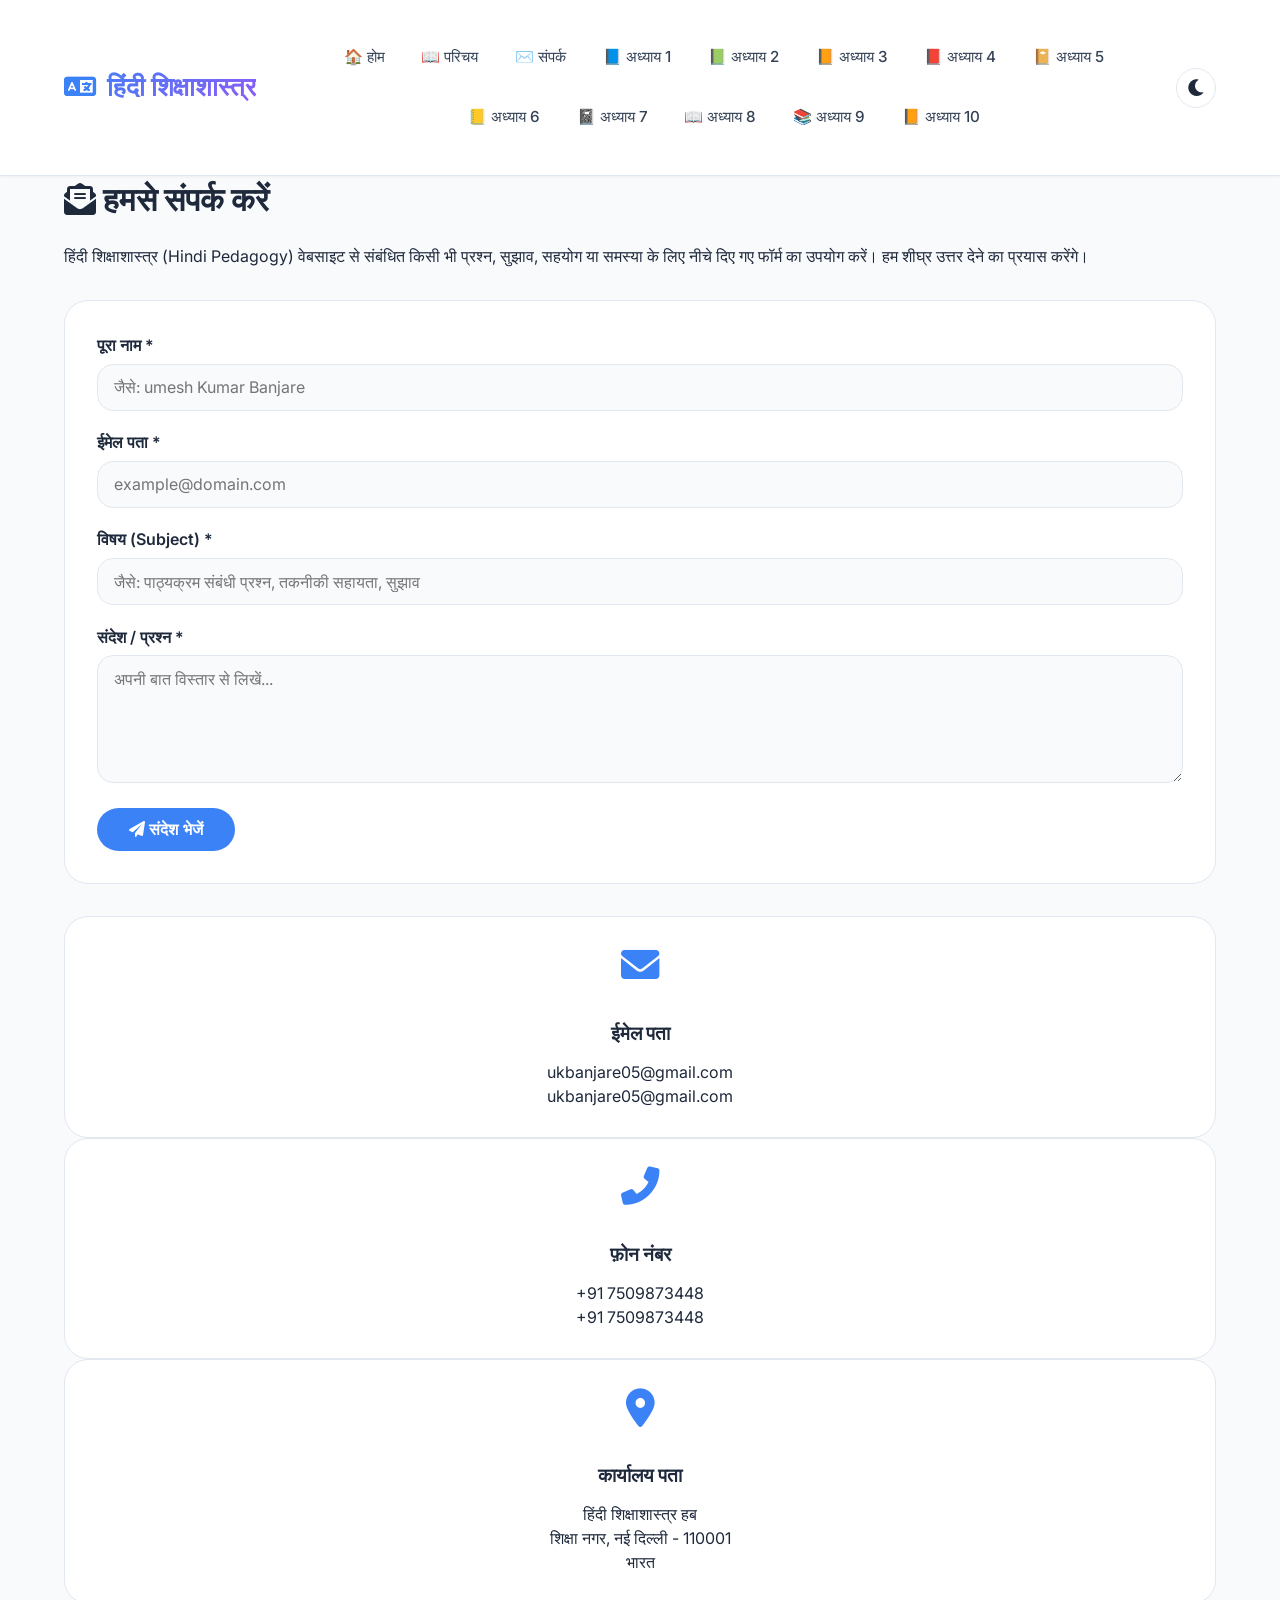
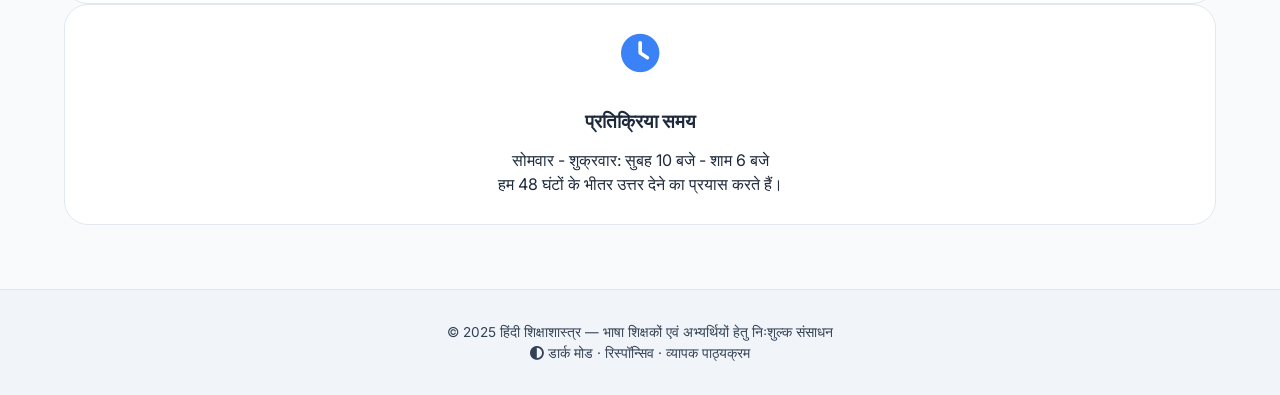
<file: contact.html>
<!DOCTYPE html>
<html lang="hi">
<head>
  <meta charset="UTF-8">
  <meta name="viewport" content="width=device-width, initial-scale=1.0, viewport-fit=cover">
  <title>संपर्क करें | हिंदी शिक्षाशास्त्र</title>
  <link href="https://fonts.googleapis.com/css2?family=Inter:opsz,wght@14..32,300;400;500;600;700&display=swap" rel="stylesheet">
  <link rel="stylesheet" href="https://cdnjs.cloudflare.com/ajax/libs/font-awesome/6.0.0-beta3/css/all.min.css">
  <link rel="stylesheet" href="style.css">
</head>
<body>

  <!-- HEADER: Mobile Toggle Menu + Dark Mode -->
  <header class="site-header">
    <div class="container header-container">
      <div class="logo">
        <a href="index.html"><i class="fas fa-language"></i> हिंदी शिक्षाशास्त्र</a>
      </div>
      
      <button class="hamburger" id="hamburgerBtn" aria-label="मेनू टॉगल करें">
        <span class="bar"></span>
        <span class="bar"></span>
        <span class="bar"></span>
      </button>

      <nav class="nav-menu" id="navMenu">
        <ul class="nav-list">
          <li><a href="index.html">🏠 होम</a></li>
          <li><a href="about.html">📖 परिचय</a></li>
          <li><a href="contact.html">✉️ संपर्क</a></li>
          <li><a href="chapter-1.html">📘 अध्याय 1</a></li>
          <li><a href="chapter-2.html">📗 अध्याय 2</a></li>
          <li><a href="chapter-3.html">📙 अध्याय 3</a></li>
          <li><a href="chapter-4.html">📕 अध्याय 4</a></li>
          <li><a href="chapter-5.html">📔 अध्याय 5</a></li>
          <li><a href="chapter-6.html">📒 अध्याय 6</a></li>
          <li><a href="chapter-7.html">📓 अध्याय 7</a></li>
          <li><a href="chapter-8.html">📖 अध्याय 8</a></li>
          <li><a href="chapter-9.html">📚 अध्याय 9</a></li>
<li><a href="chapter-10.html">📙 अध्याय 10</a></li>
        </ul>
      </nav>

      <button class="dark-toggle" id="darkModeToggle" aria-label="डार्क मोड">
        <i class="fas fa-moon"></i>
      </button>
    </div>
  </header>

  <main class="main-content">
    <div class="container fade-in">
      <h2><i class="fas fa-envelope-open-text"></i> हमसे संपर्क करें</h2>
      <p>हिंदी शिक्षाशास्त्र (Hindi Pedagogy) वेबसाइट से संबंधित किसी भी प्रश्न, सुझाव, सहयोग या समस्या के लिए नीचे दिए गए फॉर्म का उपयोग करें। हम शीघ्र उत्तर देने का प्रयास करेंगे।</p>

      <!-- Contact Form -->
      <form id="contactForm" class="contact-form">
        <div class="form-group">
          <label for="name">पूरा नाम *</label>
          <input type="text" id="name" name="name" placeholder="जैसे: umesh Kumar Banjare " required>
        </div>
        <div class="form-group">
          <label for="email">ईमेल पता *</label>
          <input type="email" id="email" name="email" placeholder="example@domain.com" required>
        </div>
        <div class="form-group">
          <label for="subject">विषय (Subject) *</label>
          <input type="text" id="subject" name="subject" placeholder="जैसे: पाठ्यक्रम संबंधी प्रश्न, तकनीकी सहायता, सुझाव" required>
        </div>
        <div class="form-group">
          <label for="message">संदेश / प्रश्न *</label>
          <textarea id="message" rows="5" placeholder="अपनी बात विस्तार से लिखें..."></textarea>
        </div>
        <button type="submit" class="btn-submit"><i class="fas fa-paper-plane"></i> संदेश भेजें</button>
      </form>

      <!-- Alternate contact options -->
      <div class="contact-alt">
        <div class="grid-2">
          <div class="info-card">
            <i class="fas fa-envelope"></i>
            <h3>ईमेल पता</h3>
            <p>ukbanjare05@gmail.com</p>
            <p>ukbanjare05@gmail.com</p>
          </div>
          <div class="info-card">
            <i class="fas fa-phone-alt"></i>
            <h3>फ़ोन नंबर</h3>
            <p>+91 7509873448</p>
            <p>+91 7509873448</p>
          </div>
          <div class="info-card">
            <i class="fas fa-map-marker-alt"></i>
            <h3>कार्यालय पता</h3>
            <p>हिंदी शिक्षाशास्त्र हब<br />शिक्षा नगर, नई दिल्ली - 110001<br />भारत</p>
          </div>
          <div class="info-card">
            <i class="fas fa-clock"></i>
            <h3>प्रतिक्रिया समय</h3>
            <p>सोमवार - शुक्रवार: सुबह 10 बजे - शाम 6 बजे<br />हम 48 घंटों के भीतर उत्तर देने का प्रयास करते हैं।</p>
          </div>
        </div>
      </div>
    </div>
  </main>

  <footer class="site-footer">
    <div class="container footer-inner">
      <p>© 2025 हिंदी शिक्षाशास्त्र — भाषा शिक्षकों एवं अभ्यर्थियों हेतु निःशुल्क संसाधन</p>
      <p><i class="fas fa-adjust"></i> डार्क मोड · रिस्पॉन्सिव · व्यापक पाठ्यक्रम</p>
    </div>
  </footer>

  <script src="script.js"></script>
  <script>
    // Contact form submission handling
    document.addEventListener('DOMContentLoaded', function() {
      const contactForm = document.getElementById('contactForm');
      if (contactForm) {
        contactForm.addEventListener('submit', function(e) {
          e.preventDefault();
          const name = document.getElementById('name').value.trim();
          const email = document.getElementById('email').value.trim();
          const subject = document.getElementById('subject').value.trim();
          const message = document.getElementById('message').value.trim();
          
          if (!name || !email || !subject || !message) {
            alert('⚠️ कृपया सभी आवश्यक फ़ील्ड (नाम, ईमेल, विषय, संदेश) भरें।');
            return;
          }
          if (!email.includes('@') || !email.includes('.')) {
            alert('📧 कृपया एक वैध ईमेल पता दर्ज करें।');
            return;
          }
          
          alert(`✨ धन्यवाद ${name}! आपका संदेश प्राप्त हो गया है। हम शीघ्र प्रतिक्रिया देंगे।`);
          contactForm.reset();
        });
      }
    });
  </script>
</body>
</html>
</file>
<file: style.css>
/* style.css - LangPedagogy Website */
/* Full version with compact mobile toggle menu (reduced spacing) */

/* Reset & Base */
* {
  margin: 0;
  padding: 0;
  box-sizing: border-box;
  transition: background-color 0.3s ease, color 0.2s ease, border-color 0.2s;
}

body {
  font-family: 'Inter', sans-serif;
  background: var(--bg-primary);
  color: var(--text-primary);
  line-height: 1.5;
  -webkit-font-smoothing: antialiased;
}

/* Light Mode Variables (default) */
:root {
  --bg-primary: #f9fafc;
  --bg-secondary: #ffffff;
  --bg-card: #ffffff;
  --text-primary: #1e293b;
  --text-secondary: #334155;
  --border-light: #e2e8f0;
  --accent: #3b82f6;
  --accent-hover: #2563eb;
  --header-bg: #ffffffdd;
  --header-shadow: rgba(0, 0, 0, 0.05);
  --footer-bg: #f1f5f9;
  --badge-bg: #eef2ff;
  --tip-bg: #fef9e3;
  --nav-hover-bg: rgba(59, 130, 246, 0.1);
  --overlay-bg: rgba(0, 0, 0, 0.4);
}

/* Dark Mode Variables */
body.dark {
  --bg-primary: #0f172a;
  --bg-secondary: #1e293b;
  --bg-card: #1e293b;
  --text-primary: #e2e8f0;
  --text-secondary: #cbd5e1;
  --border-light: #334155;
  --accent: #60a5fa;
  --accent-hover: #3b82f6;
  --header-bg: #0f172ad9;
  --header-shadow: rgba(0, 0, 0, 0.3);
  --footer-bg: #0f172a;
  --badge-bg: #1e293b;
  --tip-bg: #2d3a3f;
  --nav-hover-bg: rgba(96, 165, 250, 0.15);
  --overlay-bg: rgba(0, 0, 0, 0.6);
}

body {
  background: var(--bg-primary);
}

/* Container */
.container {
  max-width: 1200px;
  margin: 0 auto;
  padding: 0 1.5rem;
}

/* Header & Navigation */
.site-header {
  background: var(--header-bg);
  backdrop-filter: blur(12px);
  box-shadow: 0 1px 3px var(--header-shadow);
  position: sticky;
  top: 0;
  z-index: 1000;
  border-bottom: 1px solid var(--border-light);
}

.header-container {
  display: flex;
  align-items: center;
  justify-content: space-between;
  flex-wrap: wrap;
  padding: 0.9rem 1.5rem;
}

.logo a {
  font-size: 1.6rem;
  font-weight: 700;
  text-decoration: none;
  background: linear-gradient(135deg, var(--accent), #8b5cf6);
  -webkit-background-clip: text;
  background-clip: text;
  color: transparent;
  letter-spacing: -0.3px;
}

.logo i {
  color: var(--accent);
  background: none;
  -webkit-background-clip: unset;
  background-clip: unset;
  color: var(--accent);
  margin-right: 6px;
}

/* Hamburger Menu (mobile) - enhanced animated */
.hamburger {
  display: none;
  flex-direction: column;
  justify-content: space-between;
  width: 30px;
  height: 24px;
  background: transparent;
  border: none;
  cursor: pointer;
  padding: 0;
  z-index: 1001;
}

.hamburger .bar {
  width: 100%;
  height: 3px;
  background-color: var(--text-primary);
  border-radius: 6px;
  transition: all 0.25s ease-in-out;
}

/* Animated X when menu open */
.hamburger.open .bar:nth-child(1) {
  transform: translateY(10px) rotate(45deg);
}
.hamburger.open .bar:nth-child(2) {
  opacity: 0;
}
.hamburger.open .bar:nth-child(3) {
  transform: translateY(-10px) rotate(-45deg);
}

/* Navigation menu - desktop */
.nav-menu {
  flex: 1;
  display: flex;
  justify-content: center;
}

.nav-list {
  display: flex;
  gap: 0.3rem;
  list-style: none;
  flex-wrap: wrap;
  justify-content: center;
}

.nav-list li a {
  text-decoration: none;
  padding: 0.6rem 1rem;
  border-radius: 2rem;
  font-weight: 500;
  color: var(--text-secondary);
  transition: all 0.2s;
  display: inline-block;
  font-size: 0.95rem;
}

.nav-list li a:hover {
  background: var(--accent);
  color: white;
}

/* Dark mode toggle button */
.dark-toggle {
  background: var(--bg-secondary);
  border: 1px solid var(--border-light);
  border-radius: 2rem;
  width: 40px;
  height: 40px;
  cursor: pointer;
  font-size: 1.2rem;
  display: flex;
  align-items: center;
  justify-content: center;
  color: var(--text-primary);
  transition: 0.2s;
  margin-left: 0.5rem;
}

.dark-toggle:hover {
  background: var(--accent);
  color: white;
}

/* Page sections (for single-page version, kept for compatibility) */
.page {
  display: none;
  animation: fadePage 0.35s ease;
}

.active-page {
  display: block;
}

@keyframes fadePage {
  from { opacity: 0; transform: translateY(8px);}
  to { opacity: 1; transform: translateY(0);}
}

.fade-in {
  animation: fadePage 0.4s ease;
}

/* Hero Section */
.hero {
  background: var(--bg-secondary);
  padding: 3rem 2rem;
  border-radius: 2rem;
  text-align: center;
  margin: 2rem 0;
  border: 1px solid var(--border-light);
  box-shadow: 0 6px 14px rgba(0, 0, 0, 0.03);
}

.hero h1 {
  font-size: 2.4rem;
  margin-bottom: 1rem;
  background: linear-gradient(to right, var(--accent), #a855f7);
  -webkit-background-clip: text;
  background-clip: text;
  color: transparent;
}

.hero p {
  font-size: 1.2rem;
  color: var(--text-secondary);
  max-width: 700px;
  margin: 0 auto 1.2rem;
}

.hero-badge {
  background: var(--badge-bg);
  display: inline-block;
  padding: 0.4rem 1rem;
  border-radius: 40px;
  font-size: 0.9rem;
}

/* Card Grid */
.card-grid {
  display: flex;
  gap: 1.8rem;
  flex-wrap: wrap;
  margin: 3rem 0;
}

.info-card {
  flex: 1;
  min-width: 220px;
  background: var(--bg-card);
  padding: 1.8rem;
  border-radius: 1.5rem;
  text-align: center;
  border: 1px solid var(--border-light);
  transition: transform 0.2s, box-shadow 0.2s;
}

.info-card:hover {
  transform: translateY(-5px);
  box-shadow: 0 20px 25px -12px rgba(0, 0, 0, 0.1);
}

.info-card i {
  font-size: 2.4rem;
  color: var(--accent);
  margin-bottom: 1rem;
}

.info-card h3 {
  margin-bottom: 0.75rem;
}

.welcome-note {
  background: var(--bg-secondary);
  border-radius: 1.5rem;
  padding: 2rem;
  margin: 1rem 0 2rem;
  text-align: center;
  border: 1px solid var(--border-light);
}

.cta-link {
  display: inline-block;
  margin-top: 1rem;
  background: var(--accent);
  color: white;
  padding: 0.7rem 1.8rem;
  border-radius: 2rem;
  text-decoration: none;
  font-weight: 600;
}

.cta-link:hover {
  background: var(--accent-hover);
}

/* About Page */
.about-content p {
  margin: 1rem 0;
  font-size: 1.05rem;
}

.about-stats {
  display: flex;
  gap: 2rem;
  margin-top: 2rem;
  flex-wrap: wrap;
}

.about-stats span {
  background: var(--badge-bg);
  padding: 0.5rem 1rem;
  border-radius: 40px;
  font-size: 0.9rem;
}

/* Contact Form */
.contact-form {
  background: var(--bg-secondary);
  padding: 2rem;
  border-radius: 1.5rem;
  margin: 2rem 0;
  border: 1px solid var(--border-light);
}

.form-group {
  margin-bottom: 1.2rem;
}

.form-group label {
  display: block;
  font-weight: 600;
  margin-bottom: 0.4rem;
}

.form-group input, .form-group textarea {
  width: 100%;
  padding: 0.8rem 1rem;
  background: var(--bg-primary);
  border: 1px solid var(--border-light);
  border-radius: 1rem;
  font-family: inherit;
  color: var(--text-primary);
  font-size: 1rem;
}

.btn-submit {
  background: var(--accent);
  border: none;
  padding: 0.8rem 2rem;
  border-radius: 2rem;
  font-weight: 600;
  font-size: 1rem;
  color: white;
  cursor: pointer;
}

.btn-submit:hover {
  background: var(--accent-hover);
}

/* Chapter badge + tips */
.chapter-badge {
  display: inline-block;
  background: var(--accent);
  color: white;
  border-radius: 2rem;
  padding: 0.2rem 1rem;
  font-size: 0.75rem;
  font-weight: 600;
  letter-spacing: 1px;
  margin-bottom: 1rem;
}

.tip-box {
  background: var(--tip-bg);
  border-left: 5px solid var(--accent);
  padding: 1rem;
  margin: 1.5rem 0;
  border-radius: 1rem;
}

/* Footer */
.site-footer {
  background: var(--footer-bg);
  margin-top: 4rem;
  padding: 2rem 0;
  border-top: 1px solid var(--border-light);
  text-align: center;
  font-size: 0.85rem;
  color: var(--text-secondary);
}

/* ========== ENHANCED MOBILE RESPONSIVE TOGGLE MENU (COMPACT) ========== */
@media screen and (max-width: 860px) {
  .hamburger {
    display: flex;
  }

  .nav-menu {
    position: fixed;
    top: 0;
    left: -260px;
    width: 260px;
    height: 100vh;
    background: var(--bg-secondary);
    backdrop-filter: blur(20px);
    background-color: rgba(var(--bg-secondary-rgb, 255,255,255), 0.97);
    box-shadow: 5px 0 30px rgba(0, 0, 0, 0.3);
    transition: left 0.3s cubic-bezier(0.2, 0.9, 0.4, 1.1);
    z-index: 1000;
    padding: 4rem 0.8rem 1rem;
    border-right: 1px solid var(--border-light);
    overflow-y: auto;
  }

  body.dark .nav-menu {
    background: rgba(15, 23, 42, 0.98);
  }

  .nav-menu.open {
    left: 0;
  }

  .nav-list {
    flex-direction: column;
    gap: 0.2rem;
    margin: 0;
    padding: 0;
  }

  .nav-list li {
    width: 100%;
    margin: 0;
  }

  .nav-list li a {
    display: flex;
    align-items: center;
    gap: 8px;
    padding: 0.6rem 0.8rem;
    font-size: 0.95rem;
    font-weight: 500;
    border-radius: 0.75rem;
    background: transparent;
    color: var(--text-primary);
    transition: background 0.2s, transform 0.1s;
  }

  .nav-list li a:hover,
  .nav-list li a.active {
    background: var(--accent);
    color: white;
    transform: translateX(4px);
  }

  body.menu-open {
    overflow: hidden;
  }

  .header-container {
    padding: 0.7rem 1rem;
  }
}

/* For very small screens */
@media screen and (max-width: 480px) {
  .nav-menu {
    width: 85%;
    left: -85%;
  }
  .hero h1 {
    font-size: 1.8rem;
  }
  .hero p {
    font-size: 1rem;
  }
  .card-grid {
    flex-direction: column;
  }
  .info-card {
    min-width: auto;
  }
  .about-stats {
    flex-direction: column;
    gap: 0.8rem;
  }
  .container {
    padding: 0 1rem;
  }
  .hero {
    padding: 2rem 1rem;
  }
  .contact-form {
    padding: 1.3rem;
  }
  .logo a {
    font-size: 1.3rem;
  }
  .dark-toggle {
    width: 36px;
    height: 36px;
  }
}

/* General utility */
h2 {
  font-size: 2rem;
  margin-bottom: 1.25rem;
  font-weight: 700;
}

h3 {
  margin: 1.2rem 0 0.6rem;
}

ul, .page ul {
  margin: 1rem 0 1rem 1.5rem;
}

li {
  margin: 0.4rem 0;
}
</file>
